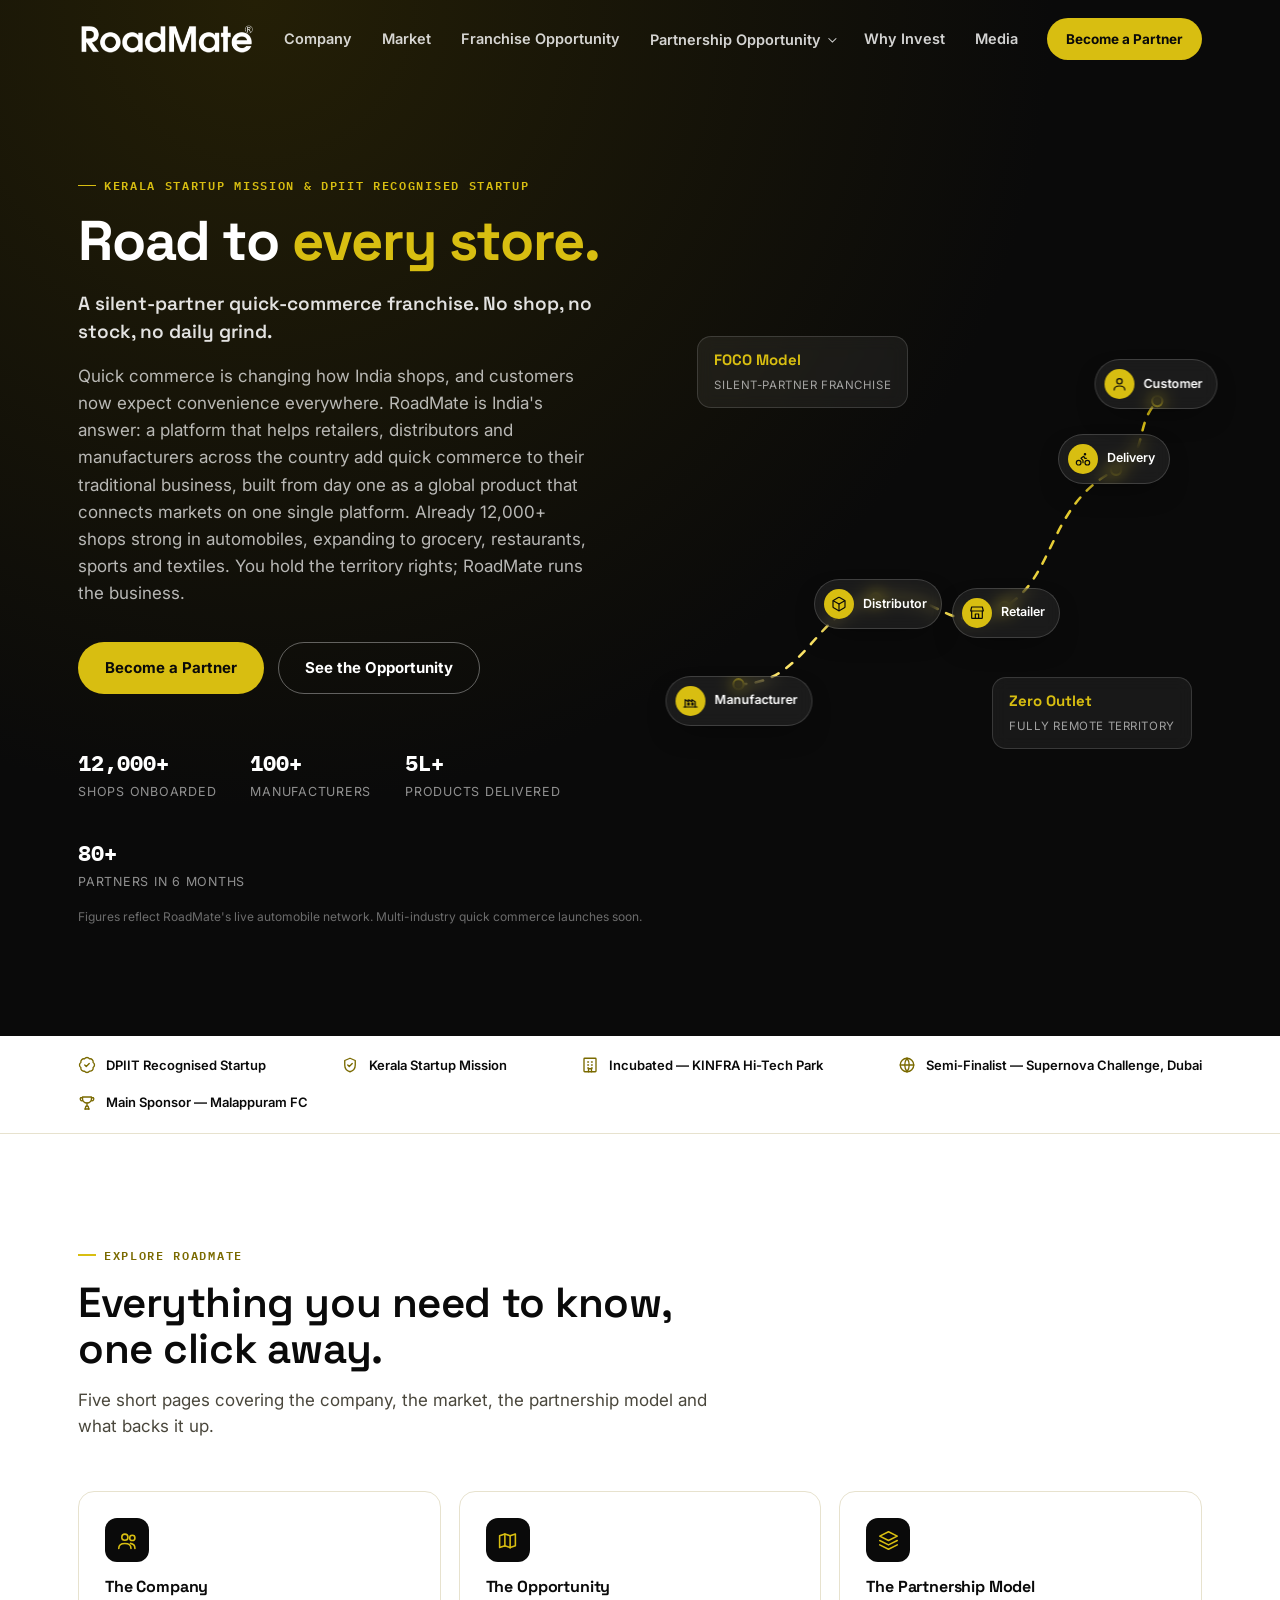
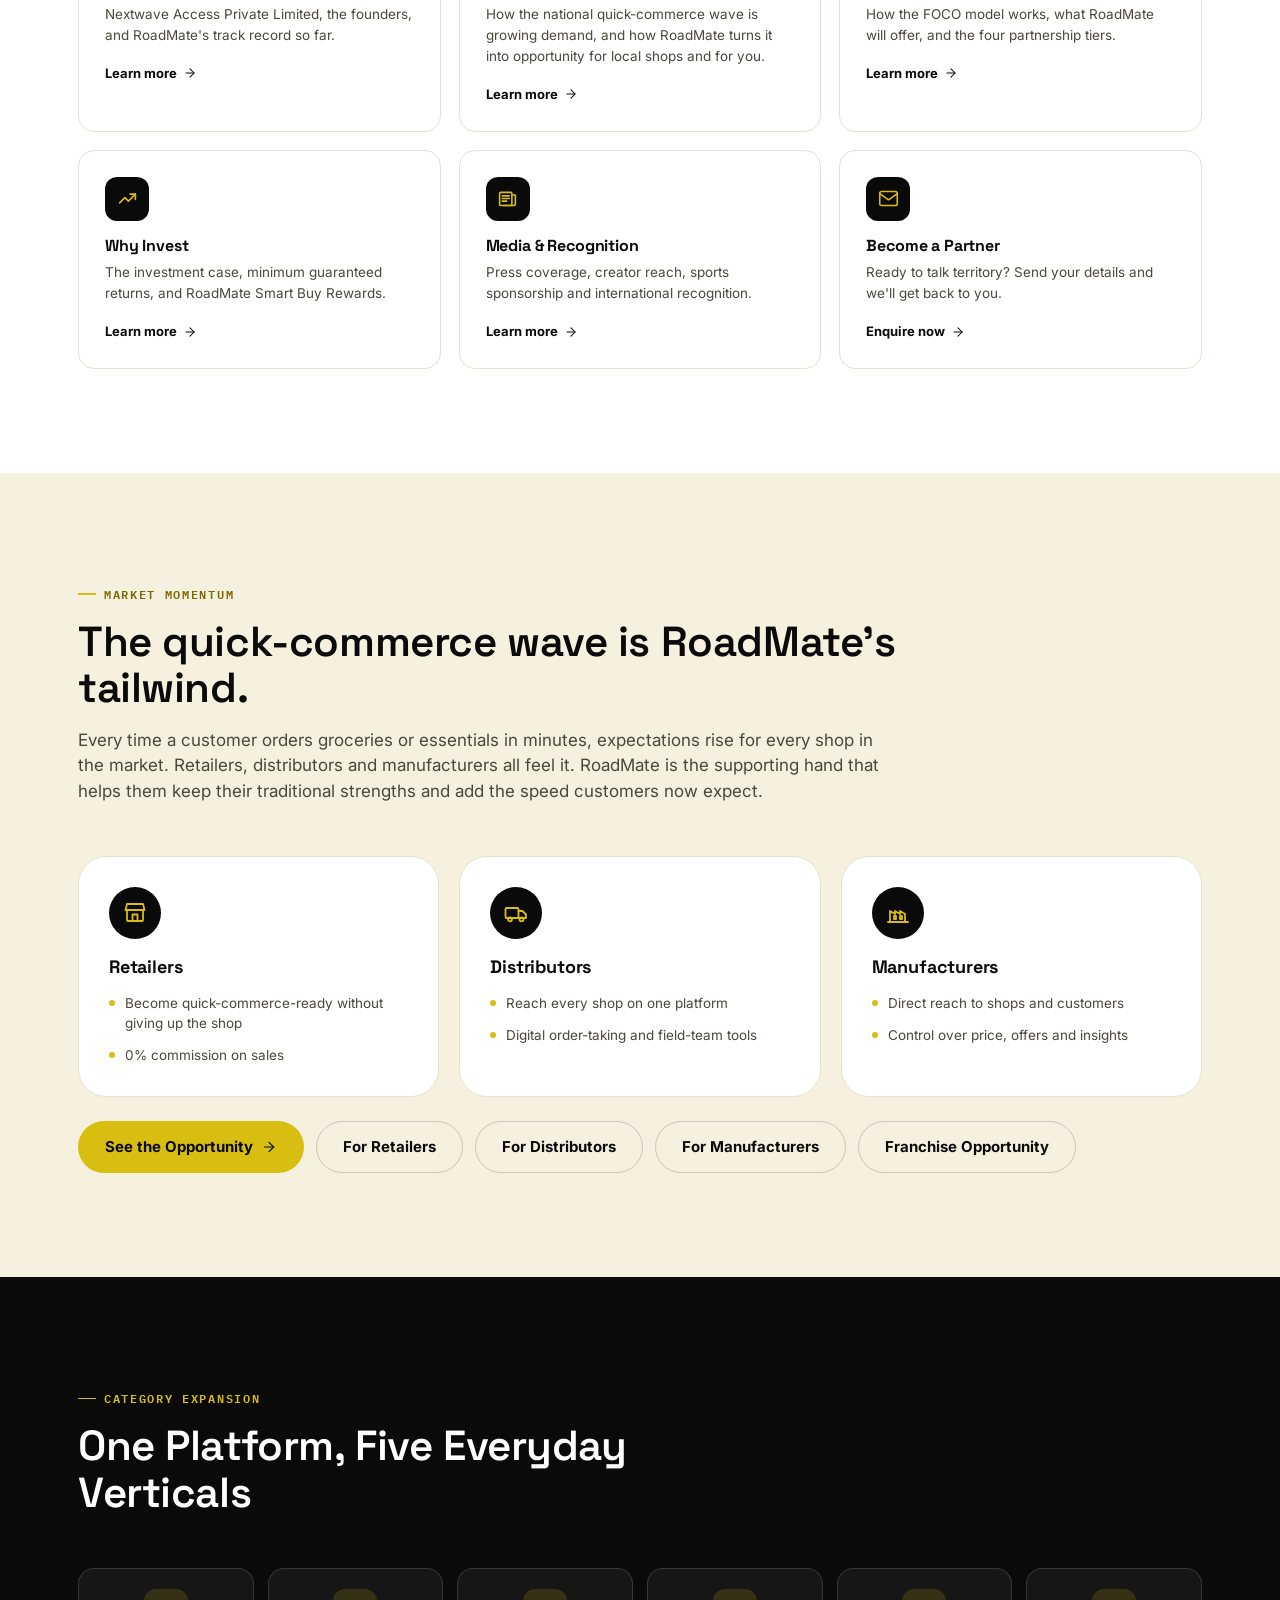
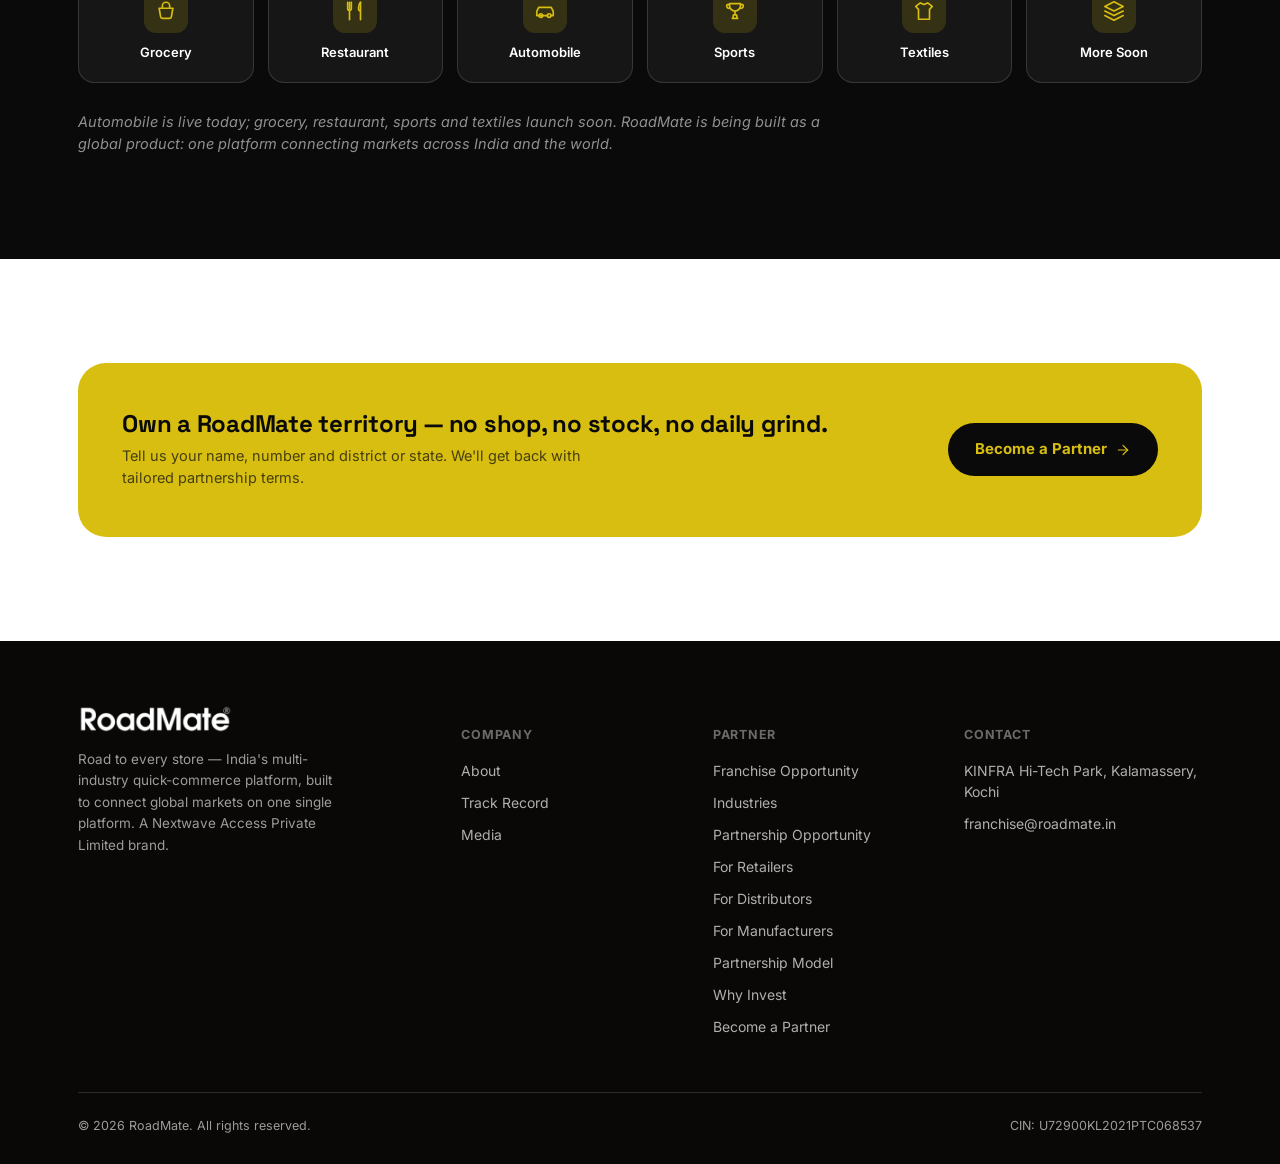
<file: index.html>
<!DOCTYPE html>
<html lang="en-IN">
<head>
<meta charset="UTF-8">
<meta name="viewport" content="width=device-width, initial-scale=1.0">
<title>RoadMate — Road to Every Store | India Quick-Commerce Franchise (FOCO Model)</title>
<meta name="description" content="RoadMate, from Kerala's largest auto-services platform, is expanding into an India-wide, multi-industry quick-commerce franchise, built as a global platform. A silent-partner, no-outlet FOCO model across grocery, restaurant, automobile, sports and textiles.">
<meta name="robots" content="index, follow">
<meta property="og:type" content="website">
<meta property="og:site_name" content="RoadMate">
<meta property="og:title" content="RoadMate — Road to Every Store | India Quick-Commerce Franchise (FOCO Model)">
<meta property="og:description" content="RoadMate, from Kerala's largest auto-services platform, is expanding into an India-wide, multi-industry quick-commerce franchise, built as a global platform. A silent-partner, no-outlet FOCO model across grocery, restaurant, automobile, sports and textiles.">
<meta property="og:locale" content="en_IN">
<link rel="icon" href="/favicon.ico" sizes="48x48">
<link rel="icon" type="image/png" sizes="96x96" href="/favicon-96x96.png">
<link rel="apple-touch-icon" href="/apple-touch-icon.png">
<link rel="manifest" href="/site.webmanifest">
<script type="application/ld+json">
{
  "@context": "https://schema.org",
  "@type": "Organization",
  "name": "RoadMate",
  "url": "https://roadmate.in/",
  "logo": "https://roadmate.in/assets/logo.png",
  "sameAs": [
    "https://www.facebook.com/roadmateindia",
    "https://www.instagram.com/roadmate_",
    "https://www.linkedin.com/company/roadmateindia/"
  ]
}
</script>
<meta name="theme-color" content="#D8BE11">
<link rel="preconnect" href="https://fonts.googleapis.com">
<link rel="preconnect" href="https://fonts.gstatic.com" crossorigin>
<link href="https://fonts.googleapis.com/css2?family=Space+Grotesk:wght@500;600;700&family=Inter:wght@400;500;600;700&family=IBM+Plex+Mono:wght@500;600&display=swap" rel="stylesheet">
<link rel="stylesheet" href="assets/style.css">
<link rel="stylesheet" href="assets/extra.css">
</head>
<body>

<header class="site-header" id="siteHeader">
  <div class="wrap">
    <a href="index.html" class="logo" aria-label="RoadMate — home">
      <img class="logo-img logo-img--white" src="assets/logo.png" alt="RoadMate">
      <img class="logo-img logo-img--black" src="assets/logo.png" alt="RoadMate">
    </a>
    <nav class="nav-links">
      <a href="about.html">Company</a>
      <a href="opportunity.html">Market</a>
      <a href="franchise-opportunity.html">Franchise Opportunity</a>
      <div class="nav-dd">
        <button class="nav-dd-btn" type="button" aria-haspopup="true">Partnership Opportunity</button>
        <div class="nav-dd-menu">
          <a href="partnership-opportunity.html">Overview</a>
          <a href="retailers.html">Retailers</a>
          <a href="distributors.html">Distributors</a>
          <a href="manufacturers.html">Manufacturers</a>
        </div>
      </div>
      <a href="why-invest.html">Why Invest</a>
      <a href="media.html">Media</a>
    </nav>
    <div class="nav-cta">
      <a href="enquire.html" class="btn btn-primary btn-sm">Become a Partner</a>
      <button class="nav-toggle" id="navToggle" aria-label="Open menu" aria-expanded="false">
        <svg width="24" height="24" viewBox="0 0 24 24" fill="none"><path d="M4 7H20M4 12H20M4 17H20" stroke="currentColor" stroke-width="2" stroke-linecap="round"/></svg>
      </button>
    </div>
  </div>
</header>

<div class="mobile-menu" id="mobileMenu">
  <a href="about.html">Company</a>
  <a href="opportunity.html">Market</a>
  <a href="franchise-opportunity.html">Franchise Opportunity</a>
  <a href="industries.html">Industries</a>
  <a href="partnership-opportunity.html">Partnership Opportunity</a>
  <a href="retailers.html">Retailers</a>
  <a href="distributors.html">Distributors</a>
  <a href="manufacturers.html">Manufacturers</a>
  <a href="why-invest.html">Why Invest</a>
  <a href="media.html">Media</a>
  <a href="enquire.html" class="btn btn-primary">Become a Partner</a>
</div>

<section class="hero" id="hero">
  <div class="wrap">
    <div>
      <div class="eyebrow">Kerala Startup Mission &amp; DPIIT Recognised Startup</div>
      <h1>Road to <em>every store.</em></h1>
      <div class="hero-tag">A silent-partner quick-commerce franchise. No shop, no stock, no daily grind.</div>
      <p class="hero-sub">Quick commerce is changing how India shops, and customers now expect convenience everywhere. RoadMate is India's answer: a platform that helps retailers, distributors and manufacturers across the country add quick commerce to their traditional business, built from day one as a global product that connects markets on one single platform. Already 12,000+ shops strong in automobiles, expanding to grocery, restaurants, sports and textiles. You hold the territory rights; RoadMate runs the business.</p>
      <div class="hero-actions">
        <a href="enquire.html" class="btn btn-primary">Become a Partner</a>
        <a href="opportunity.html" class="btn btn-ghost-dark">See the Opportunity</a>
      </div>
      <div class="hero-strip">
        <div><strong>12,000+</strong><span>Shops onboarded</span></div>
        <div><strong>100+</strong><span>Manufacturers</span></div>
        <div><strong>5L+</strong><span>Products delivered</span></div>
        <div><strong>80+</strong><span>Partners in 6 months</span></div>
      </div>
      <p style="margin-top:16px;font-size:12px;color:rgba(255,255,255,0.4);">Figures reflect RoadMate's live automobile network. Multi-industry quick commerce launches soon.</p>
    </div>

    <div class="hero-graphic" aria-hidden="true">
      <svg class="route-svg" viewBox="0 0 600 460" preserveAspectRatio="xMidYMid meet">
        <defs>
          <linearGradient id="routeGrad" x1="0" y1="1" x2="1" y2="0">
            <stop offset="0" stop-color="#FFE873"/>
            <stop offset="1" stop-color="#D8BE11"/>
          </linearGradient>
        </defs>
        <path class="route-path" d="M60,390 C140,390 150,300 220,290 C300,278 300,340 370,300 C430,266 420,180 500,140 C540,120 520,90 548,60"/>
        <circle class="route-dot" cx="60" cy="390" r="6"/>
        <circle class="route-dot" cx="220" cy="290" r="6"/>
        <circle class="route-dot" cx="370" cy="300" r="6"/>
        <circle class="route-dot" cx="500" cy="140" r="6"/>
        <circle class="route-dot" cx="548" cy="60" r="6"/>
      </svg>
      <div class="node-badge node-manufacturer" style="left:10%; top:85%;"><span class="ic"><svg class="icon"><use href="assets/sprite.svg#ic-factory"></use></svg></span><span>Manufacturer</span></div>
      <div class="node-badge node-distributor" style="left:37%; top:63%;"><span class="ic"><svg class="icon"><use href="assets/sprite.svg#ic-package"></use></svg></span><span>Distributor</span></div>
      <div class="node-badge node-retailer" style="left:62%; top:65%;"><span class="ic"><svg class="icon"><use href="assets/sprite.svg#ic-store"></use></svg></span><span>Retailer</span></div>
      <div class="node-badge node-delivery" style="left:83%; top:30%;"><span class="ic"><svg class="icon"><use href="assets/sprite.svg#ic-bike"></use></svg></span><span>Delivery</span></div>
      <div class="node-badge node-customer" style="left:91%; top:13%;"><span class="ic"><svg class="icon"><use href="assets/sprite.svg#ic-user"></use></svg></span><span>Customer</span></div>

      <div class="float-chip chip-foco" style="left:2%; top:2%;"><strong>FOCO Model</strong><span>Silent-partner franchise</span></div>
      <div class="float-chip chip-outlet" style="right:2%; bottom:4%;"><strong>Zero Outlet</strong><span>Fully remote territory</span></div>
    </div>
  </div>
</section>

<div class="trust">
  <div class="wrap">
    <div class="trust-item"><svg class="icon"><use href="assets/sprite.svg#ic-badge-check"></use></svg><span class="l">DPIIT Recognised Startup</span></div>
    <div class="trust-item"><svg class="icon"><use href="assets/sprite.svg#ic-shield-check"></use></svg><span class="l">Kerala Startup Mission</span></div>
    <div class="trust-item"><svg class="icon"><use href="assets/sprite.svg#ic-building"></use></svg><span class="l">Incubated — KINFRA Hi-Tech Park</span></div>
    <div class="trust-item"><svg class="icon"><use href="assets/sprite.svg#ic-globe"></use></svg><span class="l">Semi-Finalist — Supernova Challenge, Dubai</span></div>
    <div class="trust-item"><svg class="icon"><use href="assets/sprite.svg#ic-trophy"></use></svg><span class="l">Main Sponsor — Malappuram FC</span></div>
  </div>
</div>

<section class="section" id="explore">
  <div class="wrap">
    <div class="section-head reveal">
      <div class="eyebrow">Explore RoadMate</div>
      <h2>Everything you need to know, one click away.</h2>
      <p>Five short pages covering the company, the market, the partnership model and what backs it up.</p>
    </div>
    <div class="page-links reveal">
      <div class="page-link-card">
        <span class="ic"><svg class="icon"><use href="assets/sprite.svg#ic-users"></use></svg></span>
        <h4>The Company</h4>
        <p>Nextwave Access Private Limited, the founders, and RoadMate's track record so far.</p>
        <a class="more" href="about.html">Learn more <svg class="icon"><use href="assets/sprite.svg#ic-arrow-right"></use></svg></a>
      </div>
      <div class="page-link-card">
        <span class="ic"><svg class="icon"><use href="assets/sprite.svg#ic-map"></use></svg></span>
        <h4>The Opportunity</h4>
        <p>How the national quick-commerce wave is growing demand, and how RoadMate turns it into opportunity for local shops and for you.</p>
        <a class="more" href="opportunity.html">Learn more <svg class="icon"><use href="assets/sprite.svg#ic-arrow-right"></use></svg></a>
      </div>
      <div class="page-link-card">
        <span class="ic"><svg class="icon"><use href="assets/sprite.svg#ic-layers"></use></svg></span>
        <h4>The Partnership Model</h4>
        <p>How the FOCO model works, what RoadMate will offer, and the four partnership tiers.</p>
        <a class="more" href="partnership.html">Learn more <svg class="icon"><use href="assets/sprite.svg#ic-arrow-right"></use></svg></a>
      </div>
      <div class="page-link-card">
        <span class="ic"><svg class="icon"><use href="assets/sprite.svg#ic-trending-up"></use></svg></span>
        <h4>Why Invest</h4>
        <p>The investment case, minimum guaranteed returns, and RoadMate Smart Buy Rewards.</p>
        <a class="more" href="why-invest.html">Learn more <svg class="icon"><use href="assets/sprite.svg#ic-arrow-right"></use></svg></a>
      </div>
      <div class="page-link-card">
        <span class="ic"><svg class="icon"><use href="assets/sprite.svg#ic-newspaper"></use></svg></span>
        <h4>Media &amp; Recognition</h4>
        <p>Press coverage, creator reach, sports sponsorship and international recognition.</p>
        <a class="more" href="media.html">Learn more <svg class="icon"><use href="assets/sprite.svg#ic-arrow-right"></use></svg></a>
      </div>
      <div class="page-link-card">
        <span class="ic"><svg class="icon"><use href="assets/sprite.svg#ic-mail"></use></svg></span>
        <h4>Become a Partner</h4>
        <p>Ready to talk territory? Send your details and we'll get back to you.</p>
        <a class="more" href="enquire.html">Enquire now <svg class="icon"><use href="assets/sprite.svg#ic-arrow-right"></use></svg></a>
      </div>
    </div>
  </div>
</section>

<section class="section bg-tint" id="momentum">
  <div class="wrap">
    <div class="section-head wide reveal">
      <div class="eyebrow">Market Momentum</div>
      <h2>The quick-commerce wave is RoadMate's tailwind.</h2>
      <p>Every time a customer orders groceries or essentials in minutes, expectations rise for every shop in the market. Retailers, distributors and manufacturers all feel it. RoadMate is the supporting hand that helps them keep their traditional strengths and add the speed customers now expect.</p>
    </div>
    <div class="chain-grid reveal">
      <div class="chain-card"><span class="ic"><svg class="icon"><use href="assets/sprite.svg#ic-store"></use></svg></span><h4>Retailers</h4><ul><li>Become quick-commerce-ready without giving up the shop</li><li>0% commission on sales</li></ul></div>
      <div class="chain-card"><span class="ic"><svg class="icon"><use href="assets/sprite.svg#ic-truck"></use></svg></span><h4>Distributors</h4><ul><li>Reach every shop on one platform</li><li>Digital order-taking and field-team tools</li></ul></div>
      <div class="chain-card"><span class="ic"><svg class="icon"><use href="assets/sprite.svg#ic-factory"></use></svg></span><h4>Manufacturers</h4><ul><li>Direct reach to shops and customers</li><li>Control over price, offers and insights</li></ul></div>
    </div>
    <p class="reveal" style="margin-top:24px;display:flex;gap:12px;flex-wrap:wrap;"><a class="btn btn-primary" href="opportunity.html">See the Opportunity <svg class="icon"><use href="assets/sprite.svg#ic-arrow-right"></use></svg></a><a class="btn btn-ghost-light" href="retailers.html">For Retailers</a><a class="btn btn-ghost-light" href="distributors.html">For Distributors</a><a class="btn btn-ghost-light" href="manufacturers.html">For Manufacturers</a><a class="btn btn-ghost-light" href="franchise-opportunity.html">Franchise Opportunity</a></p>
  </div>
</section>

<section class="section bg-dark" id="category">
  <div class="wrap">
    <div class="section-head on-dark reveal">
      <div class="eyebrow">Category Expansion</div>
      <h2>One Platform, Five Everyday Verticals</h2>
    </div>
    <div class="sector-grid cols-6 reveal">
      <div class="sector-tile"><span class="ic"><svg class="icon"><use href="assets/sprite.svg#ic-shopping-basket"></use></svg></span><span>Grocery</span></div>
      <div class="sector-tile"><span class="ic"><svg class="icon"><use href="assets/sprite.svg#ic-utensils"></use></svg></span><span>Restaurant</span></div>
      <div class="sector-tile"><span class="ic"><svg class="icon"><use href="assets/sprite.svg#ic-car"></use></svg></span><span>Automobile</span></div>
      <div class="sector-tile"><span class="ic"><svg class="icon"><use href="assets/sprite.svg#ic-trophy"></use></svg></span><span>Sports</span></div>
      <div class="sector-tile"><span class="ic"><svg class="icon"><use href="assets/sprite.svg#ic-shirt"></use></svg></span><span>Textiles</span></div>
      <div class="sector-tile"><span class="ic"><svg class="icon"><use href="assets/sprite.svg#ic-layers"></use></svg></span><span>More Soon</span></div>
    </div>
    <p class="reveal" style="margin-top:28px;font-size:14.5px; color:rgba(255,255,255,.55); font-style:italic; max-width:760px;">Automobile is live today; grocery, restaurant, sports and textiles launch soon. RoadMate is being built as a global product: one platform connecting markets across India and the world.</p>
  </div>
</section>

<section class="section">
  <div class="wrap">
    <div class="cta-band reveal">
      <div>
        <h3>Own a RoadMate territory — no shop, no stock, no daily grind.</h3>
        <p>Tell us your name, number and district or state. We'll get back with tailored partnership terms.</p>
      </div>
      <a href="enquire.html" class="btn btn-primary">Become a Partner <svg class="icon"><use href="assets/sprite.svg#ic-arrow-right"></use></svg></a>
    </div>
  </div>
</section>

<footer>
  <div class="wrap">
    <div class="foot-grid">
      <div>
        <div class="foot-logo">
          <img class="logo-img" style="height:28px;width:auto;" src="assets/logo.png" alt="RoadMate">
        </div>
        <p class="foot-tag">Road to every store — India's multi-industry quick-commerce platform, built to connect global markets on one single platform. A Nextwave Access Private Limited brand.</p>
      </div>
      <div class="foot-col">
        <h5>Company</h5>
        <a href="about.html">About</a>
        <a href="about.html#journey">Track Record</a>
        <a href="media.html">Media</a>
      </div>
      <div class="foot-col">
        <h5>Partner</h5>
        <a href="franchise-opportunity.html">Franchise Opportunity</a>
        <a href="industries.html">Industries</a>
        <a href="partnership-opportunity.html">Partnership Opportunity</a>
        <a href="retailers.html">For Retailers</a>
        <a href="distributors.html">For Distributors</a>
        <a href="manufacturers.html">For Manufacturers</a>
        <a href="partnership.html">Partnership Model</a>
        <a href="why-invest.html">Why Invest</a>
        <a href="enquire.html">Become a Partner</a>
      </div>
      <div class="foot-col">
        <h5>Contact</h5>
        <li>KINFRA Hi-Tech Park, Kalamassery, Kochi</li>
        <a href="mailto:franchise@roadmate.in">franchise@roadmate.in</a>
      </div>
    </div>
    <div class="foot-bottom">
      <span>&copy; 2026 RoadMate. All rights reserved.</span>
      <span>CIN: U72900KL2021PTC068537</span>
    </div>
  </div>
</footer>
<script src="assets/script.js"></script>
</body>
</html>
</file>
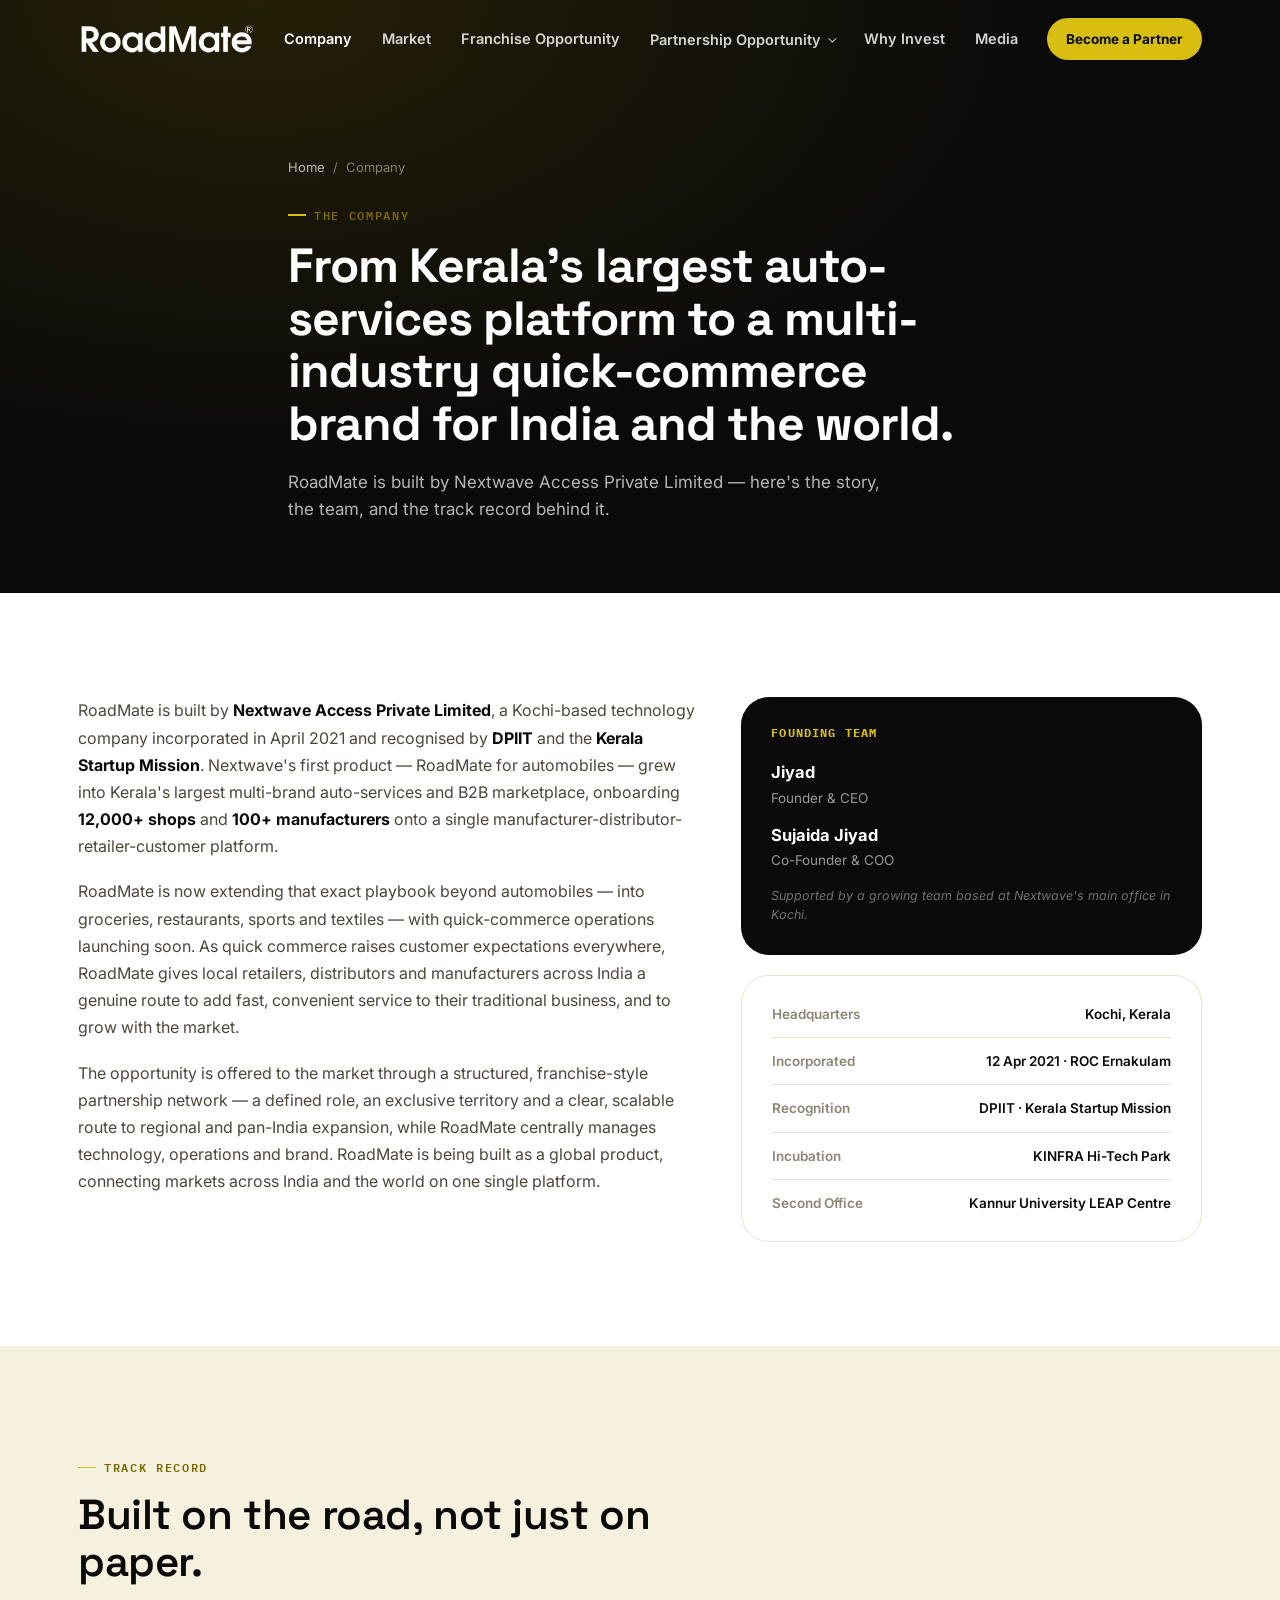
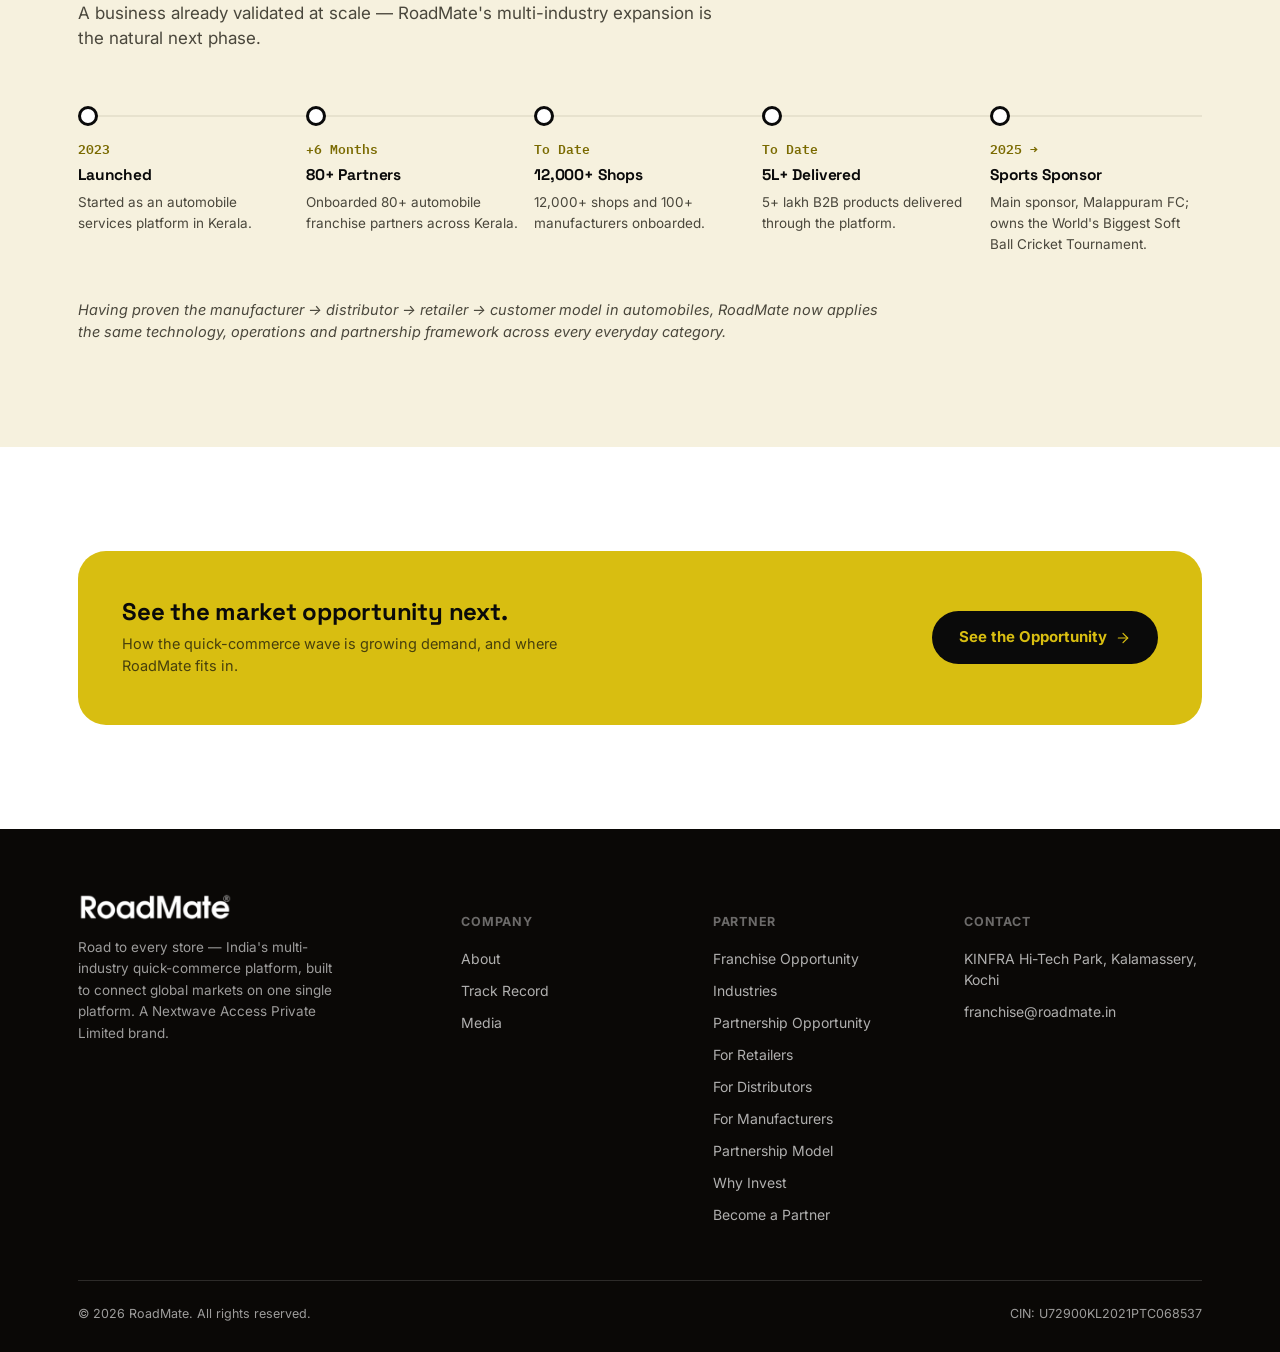
<file: about.html>
<!DOCTYPE html>
<html lang="en-IN">
<head>
<meta charset="UTF-8">
<meta name="viewport" content="width=device-width, initial-scale=1.0">
<title>The Company | RoadMate — Nextwave Access Private Limited</title>
<meta name="description" content="RoadMate is built by Nextwave Access Private Limited, the team behind Kerala's largest auto-services platform. Meet the founders and see the track record.">
<meta name="robots" content="index, follow">
<meta property="og:type" content="website">
<meta property="og:site_name" content="RoadMate">
<meta property="og:title" content="The Company | RoadMate — Nextwave Access Private Limited">
<meta property="og:description" content="RoadMate is built by Nextwave Access Private Limited, the team behind Kerala's largest auto-services platform. Meet the founders and see the track record.">
<meta property="og:locale" content="en_IN">
<link rel="icon" href="/favicon.ico" sizes="48x48">
<link rel="icon" type="image/png" sizes="96x96" href="/favicon-96x96.png">
<link rel="apple-touch-icon" href="/apple-touch-icon.png">
<link rel="manifest" href="/site.webmanifest">
<meta name="theme-color" content="#D8BE11">
<link rel="preconnect" href="https://fonts.googleapis.com">
<link rel="preconnect" href="https://fonts.gstatic.com" crossorigin>
<link href="https://fonts.googleapis.com/css2?family=Space+Grotesk:wght@500;600;700&family=Inter:wght@400;500;600;700&family=IBM+Plex+Mono:wght@500;600&display=swap" rel="stylesheet">
<link rel="stylesheet" href="assets/style.css">
<link rel="stylesheet" href="assets/extra.css">
</head>
<body>

<header class="site-header" id="siteHeader">
  <div class="wrap">
    <a href="index.html" class="logo" aria-label="RoadMate — home">
      <img class="logo-img logo-img--white" src="assets/logo.png" alt="RoadMate">
      <img class="logo-img logo-img--black" src="assets/logo.png" alt="RoadMate">
    </a>
    <nav class="nav-links">
      <a href="about.html" class="active">Company</a>
      <a href="opportunity.html">Market</a>
      <a href="franchise-opportunity.html">Franchise Opportunity</a>
      <div class="nav-dd">
        <button class="nav-dd-btn" type="button" aria-haspopup="true">Partnership Opportunity</button>
        <div class="nav-dd-menu">
          <a href="partnership-opportunity.html">Overview</a>
          <a href="retailers.html">Retailers</a>
          <a href="distributors.html">Distributors</a>
          <a href="manufacturers.html">Manufacturers</a>
        </div>
      </div>
      <a href="why-invest.html">Why Invest</a>
      <a href="media.html">Media</a>
    </nav>
    <div class="nav-cta">
      <a href="enquire.html" class="btn btn-primary btn-sm">Become a Partner</a>
      <button class="nav-toggle" id="navToggle" aria-label="Open menu" aria-expanded="false">
        <svg width="24" height="24" viewBox="0 0 24 24" fill="none"><path d="M4 7H20M4 12H20M4 17H20" stroke="currentColor" stroke-width="2" stroke-linecap="round"/></svg>
      </button>
    </div>
  </div>
</header>

<div class="mobile-menu" id="mobileMenu">
  <a href="about.html">Company</a>
  <a href="opportunity.html">Market</a>
  <a href="franchise-opportunity.html">Franchise Opportunity</a>
  <a href="industries.html">Industries</a>
  <a href="partnership-opportunity.html">Partnership Opportunity</a>
  <a href="retailers.html">Retailers</a>
  <a href="distributors.html">Distributors</a>
  <a href="manufacturers.html">Manufacturers</a>
  <a href="why-invest.html">Why Invest</a>
  <a href="media.html">Media</a>
  <a href="enquire.html" class="btn btn-primary">Become a Partner</a>
</div>

<section class="page-hero">
  <div class="wrap">
    <div class="breadcrumb"><a href="index.html">Home</a> <span>/</span> <span>Company</span></div>
    <div class="eyebrow">The Company</div>
    <h1>From Kerala's largest auto-services platform to a multi-industry quick-commerce brand for India and the world.</h1>
    <p>RoadMate is built by Nextwave Access Private Limited — here's the story, the team, and the track record behind it.</p>
  </div>
</section>

<section class="section" id="about">
  <div class="wrap">
    <div class="about-grid reveal">
      <div class="about-copy">
        <p>RoadMate is built by <strong>Nextwave Access Private Limited</strong>, a Kochi-based technology company incorporated in April 2021 and recognised by <strong>DPIIT</strong> and the <strong>Kerala Startup Mission</strong>. Nextwave's first product — RoadMate for automobiles — grew into Kerala's largest multi-brand auto-services and B2B marketplace, onboarding <strong>12,000+ shops</strong> and <strong>100+ manufacturers</strong> onto a single manufacturer-distributor-retailer-customer platform.</p>
        <p>RoadMate is now extending that exact playbook beyond automobiles — into groceries, restaurants, sports and textiles — with quick-commerce operations launching soon. As quick commerce raises customer expectations everywhere, RoadMate gives local retailers, distributors and manufacturers across India a genuine route to add fast, convenient service to their traditional business, and to grow with the market.</p>
        <p>The opportunity is offered to the market through a structured, franchise-style partnership network — a defined role, an exclusive territory and a clear, scalable route to regional and pan-India expansion, while RoadMate centrally manages technology, operations and brand. RoadMate is being built as a global product, connecting markets across India and the world on one single platform.</p>
      </div>
      <div class="about-side">
        <div class="founders-card">
          <h4>Founding Team</h4>
          <div class="founder"><strong>Jiyad</strong><span>Founder &amp; CEO</span></div>
          <div class="founder"><strong>Sujaida Jiyad</strong><span>Co-Founder &amp; COO</span></div>
          <div class="founder-note">Supported by a growing team based at Nextwave's main office in Kochi.</div>
        </div>
        <div class="snap-card">
          <div class="snap-row"><span class="k">Headquarters</span><span class="v">Kochi, Kerala</span></div>
          <div class="snap-row"><span class="k">Incorporated</span><span class="v">12 Apr 2021 · ROC Ernakulam</span></div>
          <div class="snap-row"><span class="k">Recognition</span><span class="v">DPIIT · Kerala Startup Mission</span></div>
          <div class="snap-row"><span class="k">Incubation</span><span class="v">KINFRA Hi-Tech Park</span></div>
          <div class="snap-row"><span class="k">Second Office</span><span class="v">Kannur University LEAP Centre</span></div>
        </div>
      </div>
    </div>
  </div>
</section>

<section class="section bg-tint" id="journey">
  <div class="wrap">
    <div class="section-head reveal">
      <div class="eyebrow">Track Record</div>
      <h2>Built on the road, not just on paper.</h2>
      <p>A business already validated at scale — RoadMate's multi-industry expansion is the natural next phase.</p>
    </div>
    <div class="timeline reveal">
      <div class="tl-item"><span class="yr">2023</span><h4>Launched</h4><p>Started as an automobile services platform in Kerala.</p></div>
      <div class="tl-item"><span class="yr">+6 Months</span><h4>80+ Partners</h4><p>Onboarded 80+ automobile franchise partners across Kerala.</p></div>
      <div class="tl-item"><span class="yr">To Date</span><h4>12,000+ Shops</h4><p>12,000+ shops and 100+ manufacturers onboarded.</p></div>
      <div class="tl-item"><span class="yr">To Date</span><h4>5L+ Delivered</h4><p>5+ lakh B2B products delivered through the platform.</p></div>
      <div class="tl-item"><span class="yr">2025 →</span><h4>Sports Sponsor</h4><p>Main sponsor, Malappuram FC; owns the World's Biggest Soft Ball Cricket Tournament.</p></div>
    </div>
    <p style="margin-top:44px; font-size:14.5px; color:var(--slate); font-style:italic; max-width:820px;" class="reveal">Having proven the manufacturer → distributor → retailer → customer model in automobiles, RoadMate now applies the same technology, operations and partnership framework across every everyday category.</p>
  </div>
</section>

<section class="section">
  <div class="wrap">
    <div class="cta-band reveal">
      <div>
        <h3>See the market opportunity next.</h3>
        <p>How the quick-commerce wave is growing demand, and where RoadMate fits in.</p>
      </div>
      <a href="opportunity.html" class="btn btn-primary">See the Opportunity <svg class="icon"><use href="assets/sprite.svg#ic-arrow-right"></use></svg></a>
    </div>
  </div>
</section>

<footer>
  <div class="wrap">
    <div class="foot-grid">
      <div>
        <div class="foot-logo">
          <img class="logo-img" style="height:28px;width:auto;" src="assets/logo.png" alt="RoadMate">
        </div>
        <p class="foot-tag">Road to every store — India's multi-industry quick-commerce platform, built to connect global markets on one single platform. A Nextwave Access Private Limited brand.</p>
      </div>
      <div class="foot-col">
        <h5>Company</h5>
        <a href="about.html">About</a>
        <a href="about.html#journey">Track Record</a>
        <a href="media.html">Media</a>
      </div>
      <div class="foot-col">
        <h5>Partner</h5>
        <a href="franchise-opportunity.html">Franchise Opportunity</a>
        <a href="industries.html">Industries</a>
        <a href="partnership-opportunity.html">Partnership Opportunity</a>
        <a href="retailers.html">For Retailers</a>
        <a href="distributors.html">For Distributors</a>
        <a href="manufacturers.html">For Manufacturers</a>
        <a href="partnership.html">Partnership Model</a>
        <a href="why-invest.html">Why Invest</a>
        <a href="enquire.html">Become a Partner</a>
      </div>
      <div class="foot-col">
        <h5>Contact</h5>
        <li>KINFRA Hi-Tech Park, Kalamassery, Kochi</li>
        <a href="mailto:franchise@roadmate.in">franchise@roadmate.in</a>
      </div>
    </div>
    <div class="foot-bottom">
      <span>&copy; 2026 RoadMate. All rights reserved.</span>
      <span>CIN: U72900KL2021PTC068537</span>
    </div>
  </div>
</footer>
<script src="assets/script.js"></script>
</body>
</html>
</file>
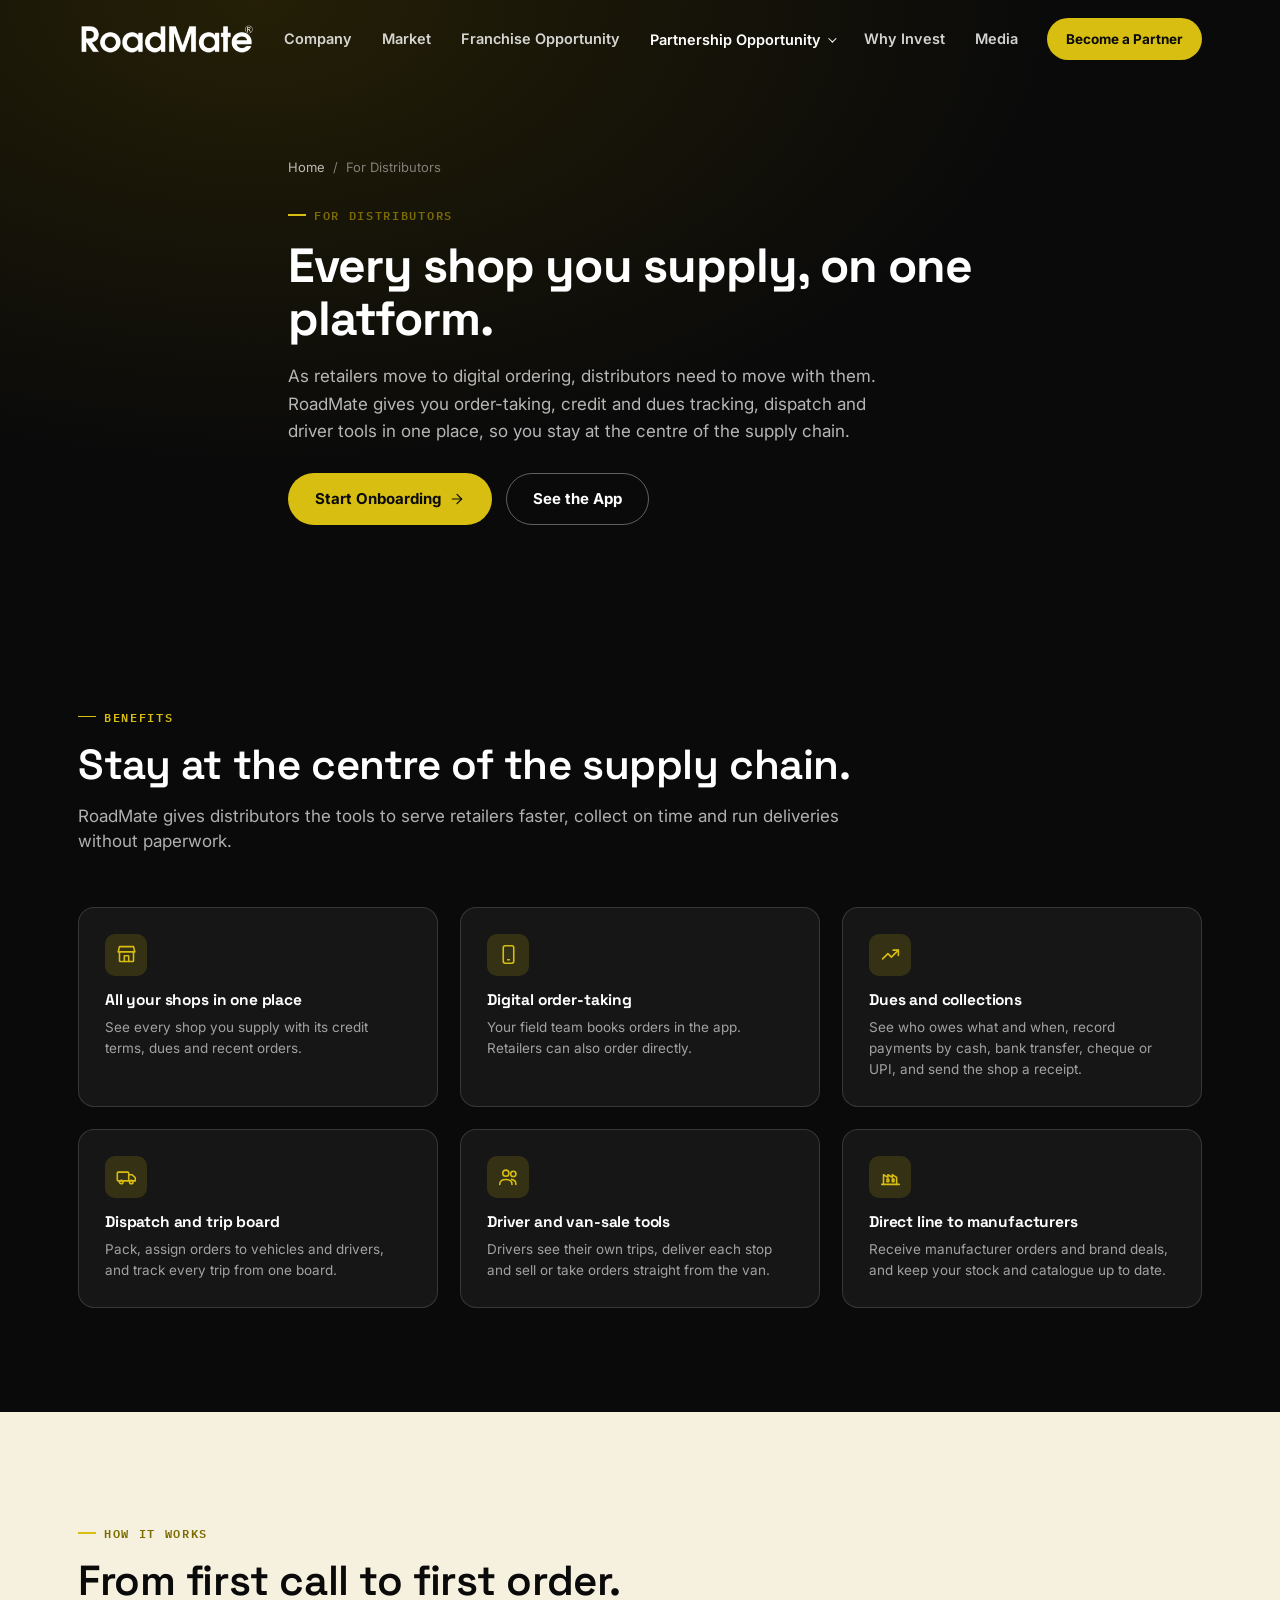
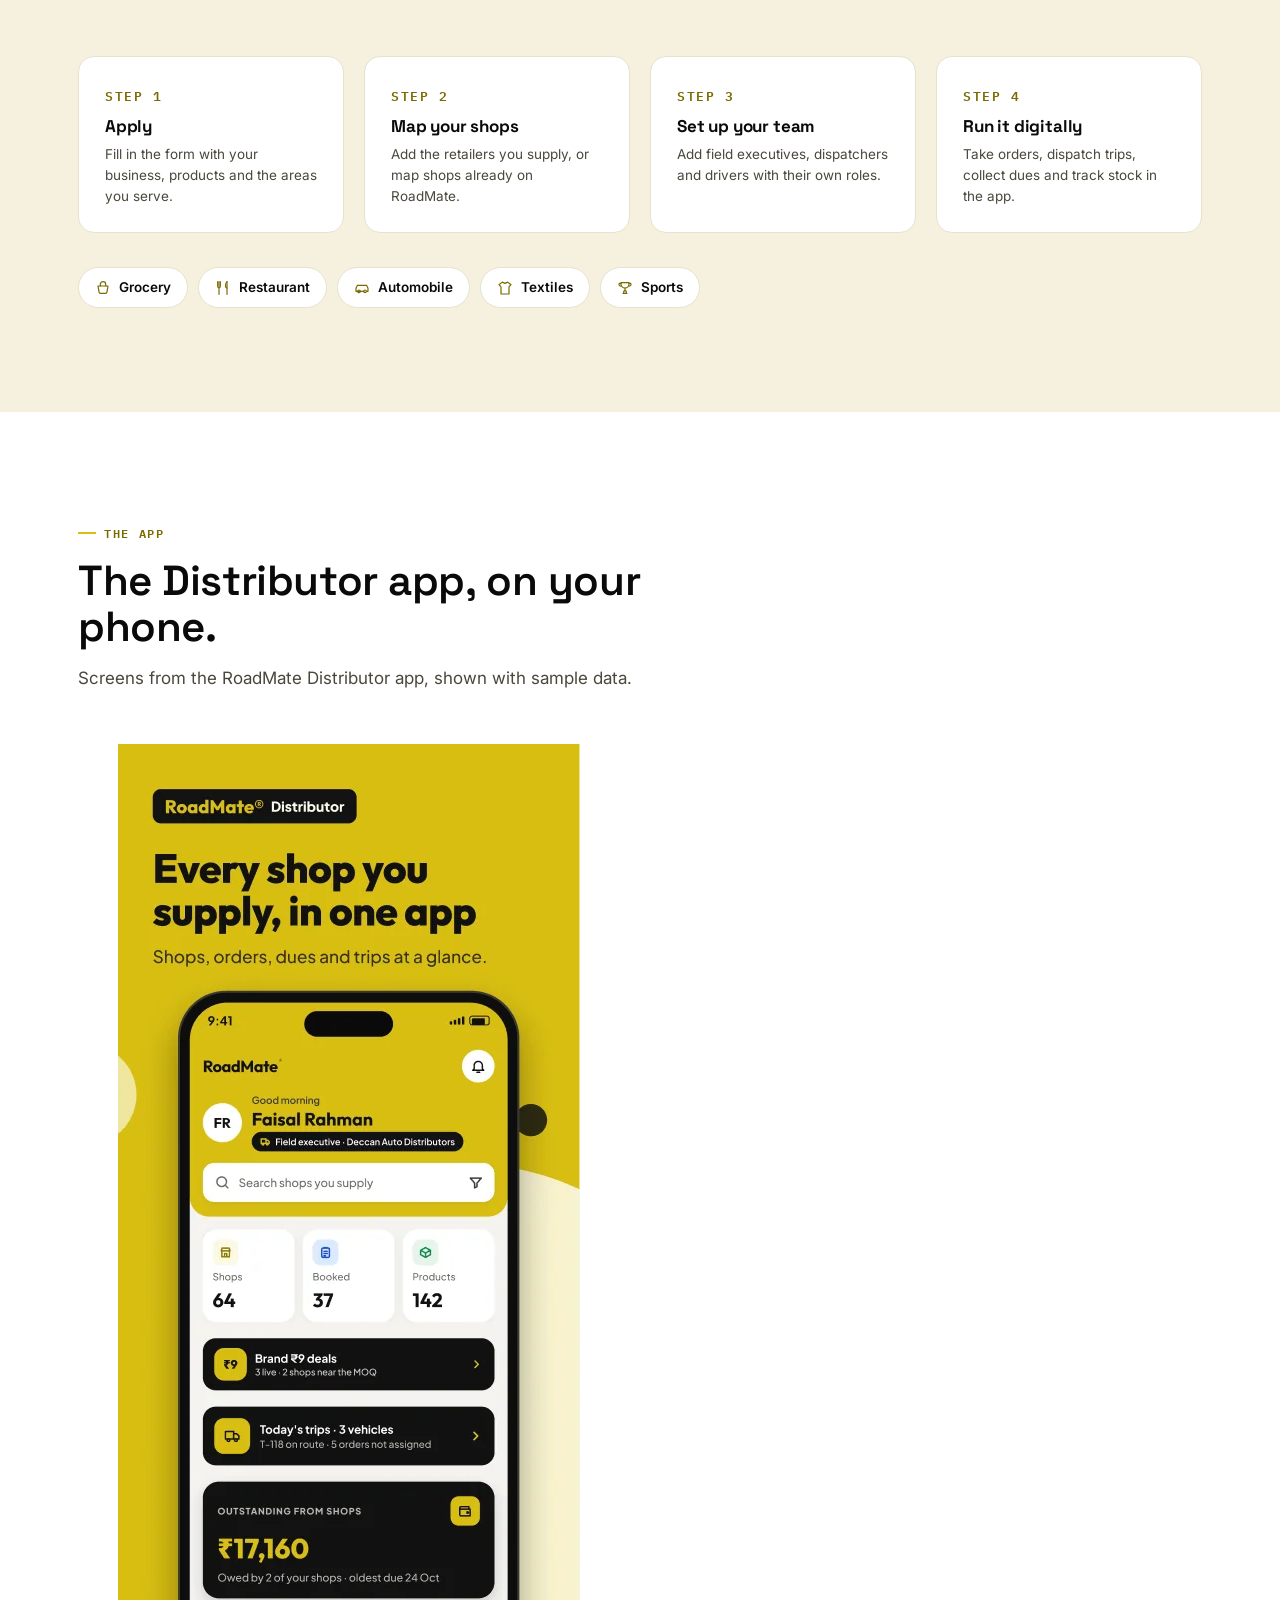
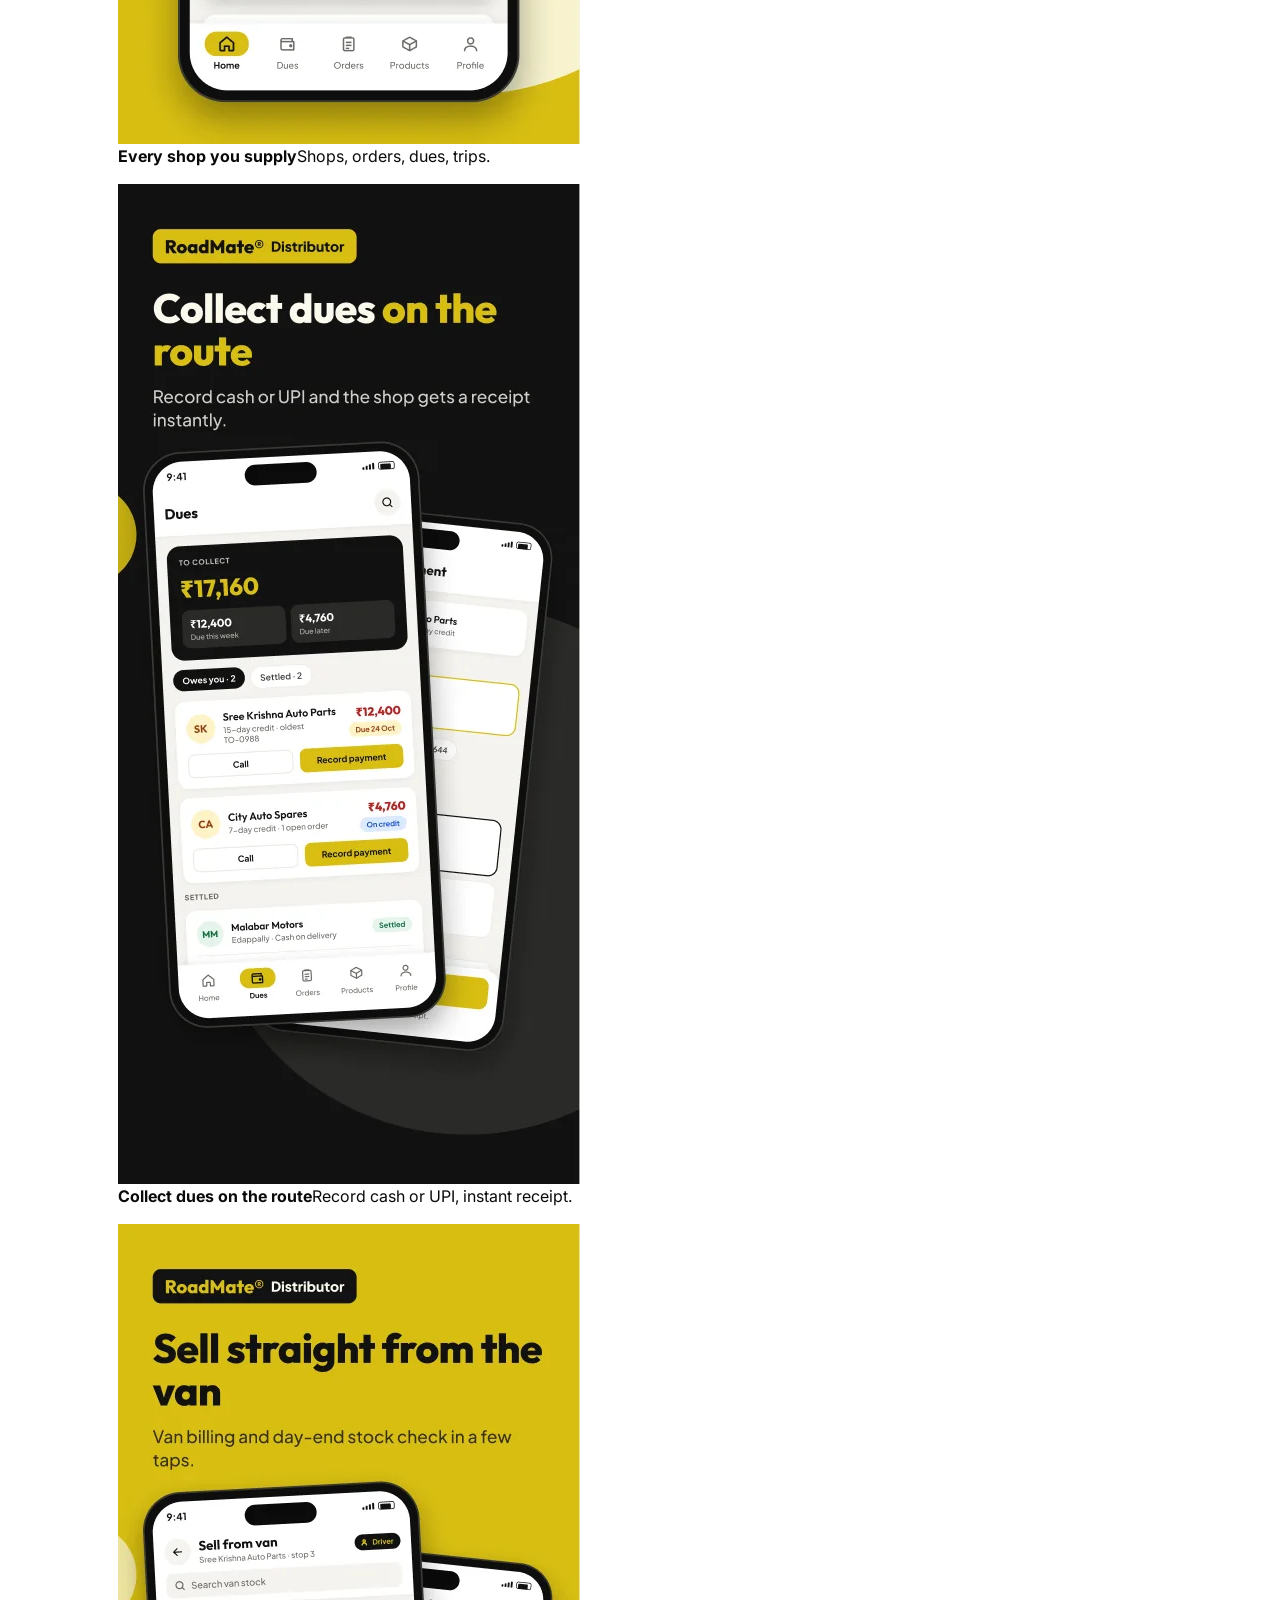
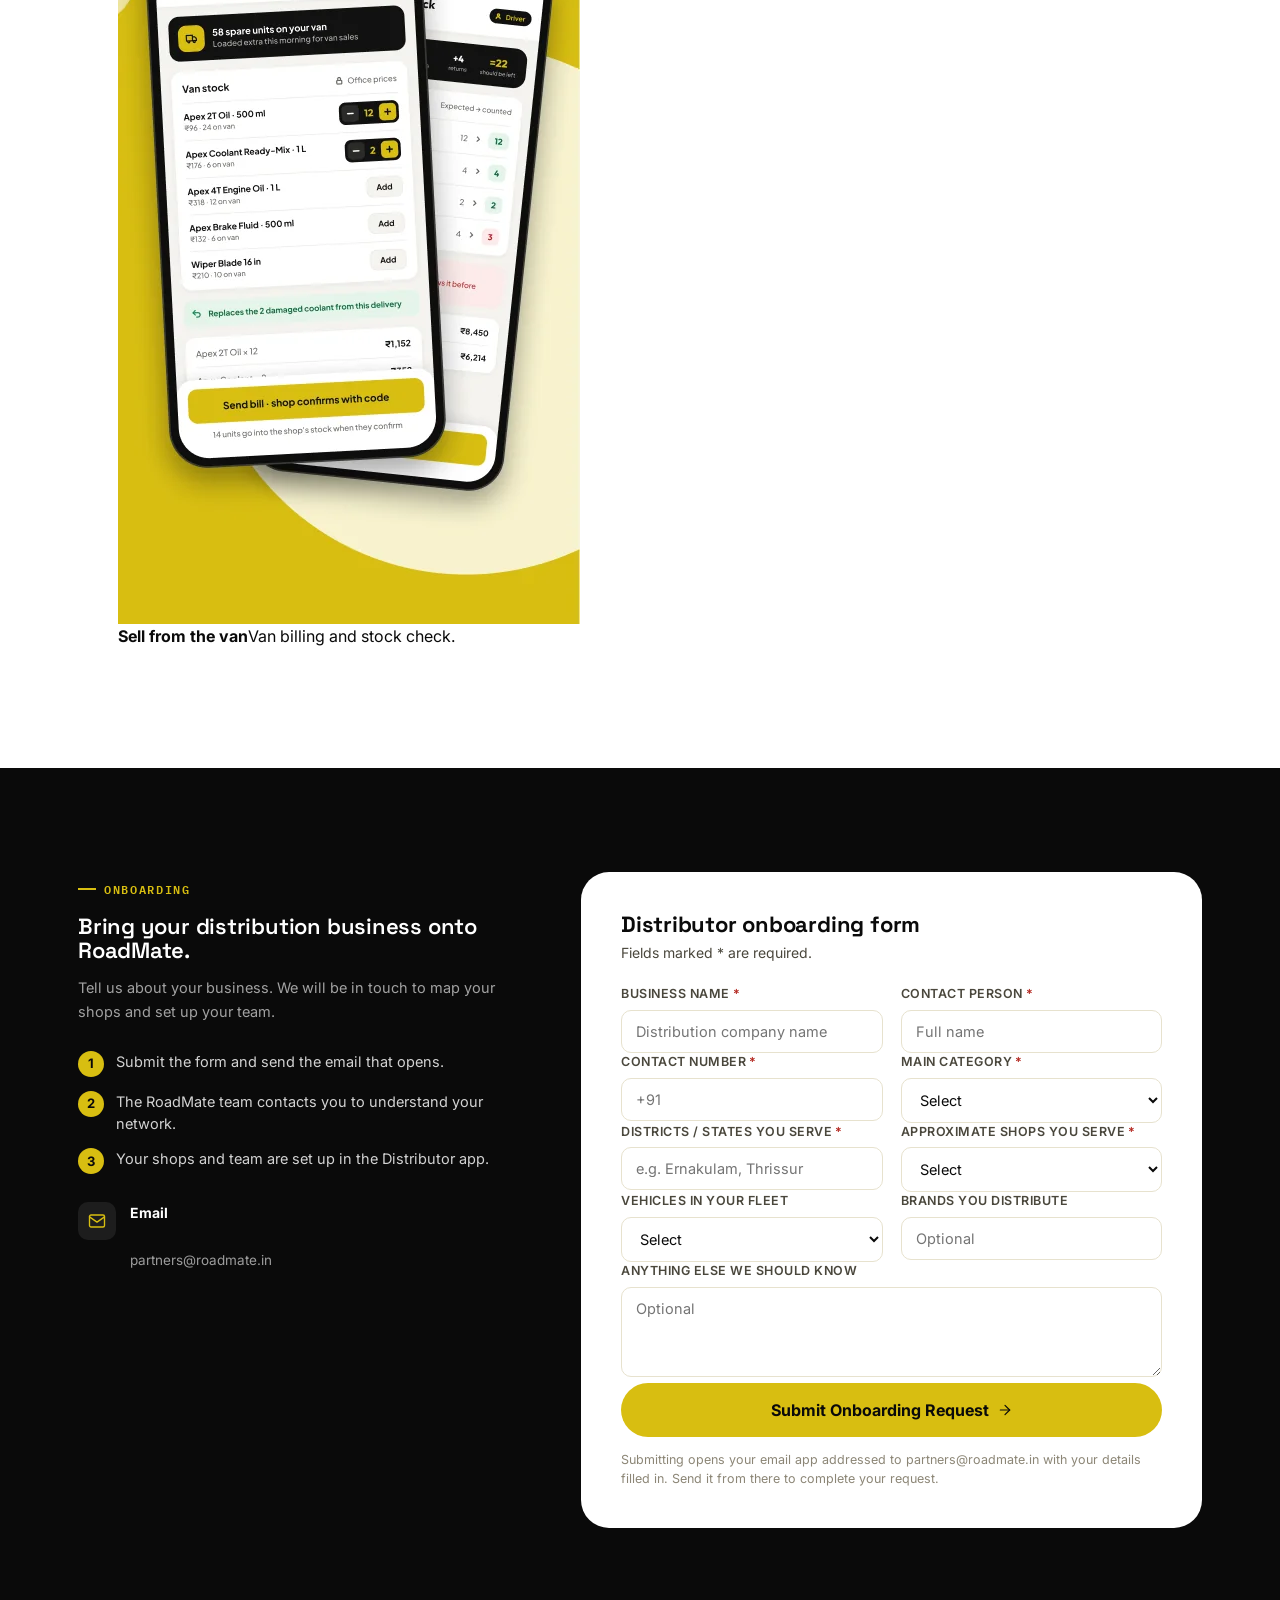
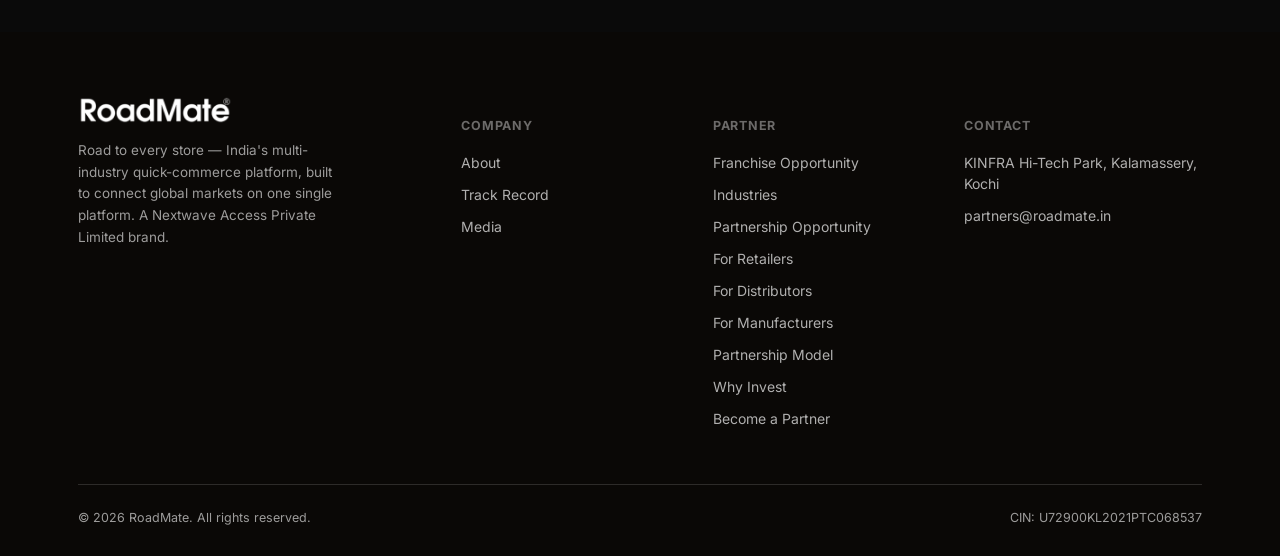
<file: distributors.html>
<!DOCTYPE html>
<html lang="en-IN">
<head>
<meta charset="UTF-8">
<meta name="viewport" content="width=device-width, initial-scale=1.0">
<title>For Distributors | Digital Orders, Dues and Dispatch with RoadMate</title>
<meta name="description" content="Reach every shop on one platform. RoadMate gives distributors digital order-taking, dues and collections, dispatch, driver and van-sale tools, with a simple onboarding form.">
<meta name="robots" content="index, follow">
<meta property="og:type" content="website">
<meta property="og:site_name" content="RoadMate">
<meta property="og:title" content="For Distributors | Digital Orders, Dues and Dispatch with RoadMate">
<meta property="og:description" content="Reach every shop on one platform. RoadMate gives distributors digital order-taking, dues and collections, dispatch, driver and van-sale tools, with a simple onboarding form.">
<meta property="og:locale" content="en_IN">
<link rel="icon" href="/favicon.ico" sizes="48x48">
<link rel="icon" type="image/png" sizes="96x96" href="/favicon-96x96.png">
<link rel="apple-touch-icon" href="/apple-touch-icon.png">
<link rel="manifest" href="/site.webmanifest">
<meta name="theme-color" content="#D8BE11">
<link rel="preconnect" href="https://fonts.googleapis.com">
<link rel="preconnect" href="https://fonts.gstatic.com" crossorigin>
<link href="https://fonts.googleapis.com/css2?family=Space+Grotesk:wght@500;600;700&family=Inter:wght@400;500;600;700&family=IBM+Plex+Mono:wght@500;600&display=swap" rel="stylesheet">
<link rel="stylesheet" href="assets/style.css">
<link rel="stylesheet" href="assets/extra.css">
</head>
<body>

<header class="site-header" id="siteHeader">
  <div class="wrap">
    <a href="index.html" class="logo" aria-label="RoadMate — home">
      <img class="logo-img logo-img--white" src="assets/logo.png" alt="RoadMate">
      <img class="logo-img logo-img--black" src="assets/logo.png" alt="RoadMate">
    </a>
    <nav class="nav-links">
      <a href="about.html">Company</a>
      <a href="opportunity.html">Market</a>
      <a href="franchise-opportunity.html">Franchise Opportunity</a>
      <div class="nav-dd">
        <button class="nav-dd-btn active" type="button" aria-haspopup="true">Partnership Opportunity</button>
        <div class="nav-dd-menu">
          <a href="partnership-opportunity.html">Overview</a>
          <a href="retailers.html">Retailers</a>
          <a href="distributors.html">Distributors</a>
          <a href="manufacturers.html">Manufacturers</a>
        </div>
      </div>
      <a href="why-invest.html">Why Invest</a>
      <a href="media.html">Media</a>
    </nav>
    <div class="nav-cta">
      <a href="enquire.html" class="btn btn-primary btn-sm">Become a Partner</a>
      <button class="nav-toggle" id="navToggle" aria-label="Open menu" aria-expanded="false">
        <svg width="24" height="24" viewBox="0 0 24 24" fill="none"><path d="M4 7H20M4 12H20M4 17H20" stroke="currentColor" stroke-width="2" stroke-linecap="round"/></svg>
      </button>
    </div>
  </div>
</header>

<div class="mobile-menu" id="mobileMenu">
  <a href="about.html">Company</a>
  <a href="opportunity.html">Market</a>
  <a href="franchise-opportunity.html">Franchise Opportunity</a>
  <a href="industries.html">Industries</a>
  <a href="partnership-opportunity.html">Partnership Opportunity</a>
  <a href="retailers.html">Retailers</a>
  <a href="distributors.html">Distributors</a>
  <a href="manufacturers.html">Manufacturers</a>
  <a href="why-invest.html">Why Invest</a>
  <a href="media.html">Media</a>
  <a href="enquire.html" class="btn btn-primary">Become a Partner</a>
</div>

<section class="page-hero">
  <div class="wrap">
    <div class="breadcrumb"><a href="index.html">Home</a> <span>/</span> <span>For Distributors</span></div>
    <div class="eyebrow">For Distributors</div>
    <h1>Every shop you supply, on one platform.</h1>
    <p>As retailers move to digital ordering, distributors need to move with them. RoadMate gives you order-taking, credit and dues tracking, dispatch and driver tools in one place, so you stay at the centre of the supply chain.</p>
    <div class="hero-actions-row">
      <a href="#onboard" class="btn btn-primary">Start Onboarding <svg class="icon"><use href="assets/sprite.svg#ic-arrow-right"></use></svg></a>
      <a href="#screens" class="btn btn-ghost-dark">See the App</a>
    </div>
  </div>
</section>

<section class="section bg-dark" id="benefits">
  <div class="wrap">
    <div class="section-head on-dark wide reveal">
      <div class="eyebrow">Benefits</div>
      <h2>Stay at the centre of the supply chain.</h2>
      <p>RoadMate gives distributors the tools to serve retailers faster, collect on time and run deliveries without paperwork.</p>
    </div>
    <div class="why-grid reveal">
      <div class="why-card"><span class="ic"><svg class="icon"><use href="assets/sprite.svg#ic-store"></use></svg></span><h4>All your shops in one place</h4><p>See every shop you supply with its credit terms, dues and recent orders.</p></div>
      <div class="why-card"><span class="ic"><svg class="icon"><use href="assets/sprite.svg#ic-smartphone"></use></svg></span><h4>Digital order-taking</h4><p>Your field team books orders in the app. Retailers can also order directly.</p></div>
      <div class="why-card"><span class="ic"><svg class="icon"><use href="assets/sprite.svg#ic-trending-up"></use></svg></span><h4>Dues and collections</h4><p>See who owes what and when, record payments by cash, bank transfer, cheque or UPI, and send the shop a receipt.</p></div>
      <div class="why-card"><span class="ic"><svg class="icon"><use href="assets/sprite.svg#ic-truck"></use></svg></span><h4>Dispatch and trip board</h4><p>Pack, assign orders to vehicles and drivers, and track every trip from one board.</p></div>
      <div class="why-card"><span class="ic"><svg class="icon"><use href="assets/sprite.svg#ic-users"></use></svg></span><h4>Driver and van-sale tools</h4><p>Drivers see their own trips, deliver each stop and sell or take orders straight from the van.</p></div>
      <div class="why-card"><span class="ic"><svg class="icon"><use href="assets/sprite.svg#ic-factory"></use></svg></span><h4>Direct line to manufacturers</h4><p>Receive manufacturer orders and brand deals, and keep your stock and catalogue up to date.</p></div>
    </div>
  </div>
</section>

<section class="section bg-tint" id="how">
  <div class="wrap">
    <div class="section-head reveal">
      <div class="eyebrow">How It Works</div>
      <h2>From first call to first order.</h2>
    </div>
    <div class="steps reveal">
      <div class="step"><span class="n">STEP 1</span><h4>Apply</h4><p>Fill in the form with your business, products and the areas you serve.</p></div>
      <div class="step"><span class="n">STEP 2</span><h4>Map your shops</h4><p>Add the retailers you supply, or map shops already on RoadMate.</p></div>
      <div class="step"><span class="n">STEP 3</span><h4>Set up your team</h4><p>Add field executives, dispatchers and drivers with their own roles.</p></div>
      <div class="step"><span class="n">STEP 4</span><h4>Run it digitally</h4><p>Take orders, dispatch trips, collect dues and track stock in the app.</p></div>
    </div>
    <div class="cat-row reveal" style="margin-top:34px;"><span class="cat-chip"><svg class="icon"><use href="assets/sprite.svg#ic-shopping-basket"></use></svg>Grocery</span><span class="cat-chip"><svg class="icon"><use href="assets/sprite.svg#ic-utensils"></use></svg>Restaurant</span><span class="cat-chip"><svg class="icon"><use href="assets/sprite.svg#ic-car"></use></svg>Automobile</span><span class="cat-chip"><svg class="icon"><use href="assets/sprite.svg#ic-shirt"></use></svg>Textiles</span><span class="cat-chip"><svg class="icon"><use href="assets/sprite.svg#ic-trophy"></use></svg>Sports</span></div>
  </div>
</section>

<section class="section" id="screens">
  <div class="wrap">
    <div class="section-head reveal">
      <div class="eyebrow">The App</div>
      <h2>The Distributor app, on your phone.</h2>
      <p>Screens from the RoadMate Distributor app, shown with sample data.</p>
    </div>
    <div class="shot-row fit n3 reveal" style="--n:3">
      <figure class="shot"><img src="assets/shots/dist-1.webp" alt="RoadMate Distributor app screen 1" width="462" height="1000" loading="lazy"><figcaption><strong>Every shop you supply</strong>Shops, orders, dues, trips.</figcaption></figure><figure class="shot"><img src="assets/shots/dist-2.webp" alt="RoadMate Distributor app screen 2" width="462" height="1000" loading="lazy"><figcaption><strong>Collect dues on the route</strong>Record cash or UPI, instant receipt.</figcaption></figure><figure class="shot"><img src="assets/shots/dist-3.webp" alt="RoadMate Distributor app screen 3" width="462" height="1000" loading="lazy"><figcaption><strong>Sell from the van</strong>Van billing and stock check.</figcaption></figure>
    </div>
  </div>
</section>

<section class="section bg-dark" id="onboard">
  <div class="wrap">
    <div class="enquire-wrap reveal" style="align-items:flex-start;">
      <div class="contact-panel">
        <div class="eyebrow">Onboarding</div>
        <h3>Bring your distribution business onto RoadMate.</h3>
        <p>Tell us about your business. We will be in touch to map your shops and set up your team.</p>
        <ul class="next-list">
          <li><span class="n">1</span><span>Submit the form and send the email that opens.</span></li>
          <li><span class="n">2</span><span>The RoadMate team contacts you to understand your network.</span></li>
          <li><span class="n">3</span><span>Your shops and team are set up in the Distributor app.</span></li>
        </ul>
        <div class="contact-line"><span class="ic"><svg class="icon"><use href="assets/sprite.svg#ic-mail"></use></svg></span><div><strong>Email</strong><br><a href="mailto:partners@roadmate.in">partners@roadmate.in</a></div></div>
      </div>

      <div class="form-card">
        <form class="onboard-form" data-role="Distributor" data-name-field="d_biz">
          <h3>Distributor onboarding form</h3>
          <p class="form-lead">Fields marked * are required.</p>
          <div class="form-grid">
          <div class="field"><label for="d_biz">Business name<span class="req">*</span></label><input type="text" id="d_biz" name="d_biz" required placeholder="Distribution company name"></div>
          <div class="field"><label for="d_person">Contact person<span class="req">*</span></label><input type="text" id="d_person" name="d_person" required placeholder="Full name"></div>
          <div class="field"><label for="d_phone">Contact number<span class="req">*</span></label><input type="tel" id="d_phone" name="d_phone" required placeholder="+91"></div>
          <div class="field"><label for="d_cat">Main category<span class="req">*</span></label><select id="d_cat" name="d_cat" required><option value="">Select</option><option>Grocery</option><option>Restaurant</option><option>Automobile</option><option>Textiles</option><option>Sports</option><option>Other</option></select></div>
          <div class="field"><label for="d_area">Districts / states you serve<span class="req">*</span></label><input type="text" id="d_area" name="d_area" required placeholder="e.g. Ernakulam, Thrissur"></div>
          <div class="field"><label for="d_shops">Approximate shops you serve<span class="req">*</span></label><select id="d_shops" name="d_shops" required><option value="">Select</option><option>Under 50</option><option>50 to 200</option><option>200 to 500</option><option>500+</option></select></div>
          <div class="field"><label for="d_fleet">Vehicles in your fleet</label><select id="d_fleet" name="d_fleet"><option value="">Select</option><option>None</option><option>1 to 3</option><option>4 to 10</option><option>More than 10</option></select></div>
          <div class="field"><label for="d_brands">Brands you distribute</label><input type="text" id="d_brands" name="d_brands" placeholder="Optional"></div>
          <div class="field full"><label for="d_note">Anything else we should know</label><textarea id="d_note" name="d_note" placeholder="Optional"></textarea></div>
          </div>
          <button type="submit" class="btn btn-primary form-submit">Submit Onboarding Request <svg class="icon"><use href="assets/sprite.svg#ic-arrow-right"></use></svg></button>
          <p class="form-note">Submitting opens your email app addressed to partners@roadmate.in with your details filled in. Send it from there to complete your request.</p>
        </form>
      </div>
    </div>
  </div>
</section>

<footer>
  <div class="wrap">
    <div class="foot-grid">
      <div>
        <div class="foot-logo">
          <img class="logo-img" style="height:28px;width:auto;" src="assets/logo.png" alt="RoadMate">
        </div>
        <p class="foot-tag">Road to every store — India's multi-industry quick-commerce platform, built to connect global markets on one single platform. A Nextwave Access Private Limited brand.</p>
      </div>
      <div class="foot-col">
        <h5>Company</h5>
        <a href="about.html">About</a>
        <a href="about.html#journey">Track Record</a>
        <a href="media.html">Media</a>
      </div>
      <div class="foot-col">
        <h5>Partner</h5>
        <a href="franchise-opportunity.html">Franchise Opportunity</a>
        <a href="industries.html">Industries</a>
        <a href="partnership-opportunity.html">Partnership Opportunity</a>
        <a href="retailers.html">For Retailers</a>
        <a href="distributors.html">For Distributors</a>
        <a href="manufacturers.html">For Manufacturers</a>
        <a href="partnership.html">Partnership Model</a>
        <a href="why-invest.html">Why Invest</a>
        <a href="enquire.html">Become a Partner</a>
      </div>
      <div class="foot-col">
        <h5>Contact</h5>
        <li>KINFRA Hi-Tech Park, Kalamassery, Kochi</li>
        <a href="mailto:partners@roadmate.in">partners@roadmate.in</a>
      </div>
    </div>
    <div class="foot-bottom">
      <span>&copy; 2026 RoadMate. All rights reserved.</span>
      <span>CIN: U72900KL2021PTC068537</span>
    </div>
  </div>
</footer>
<script src="assets/script.js"></script>
</body>
</html>
</file>
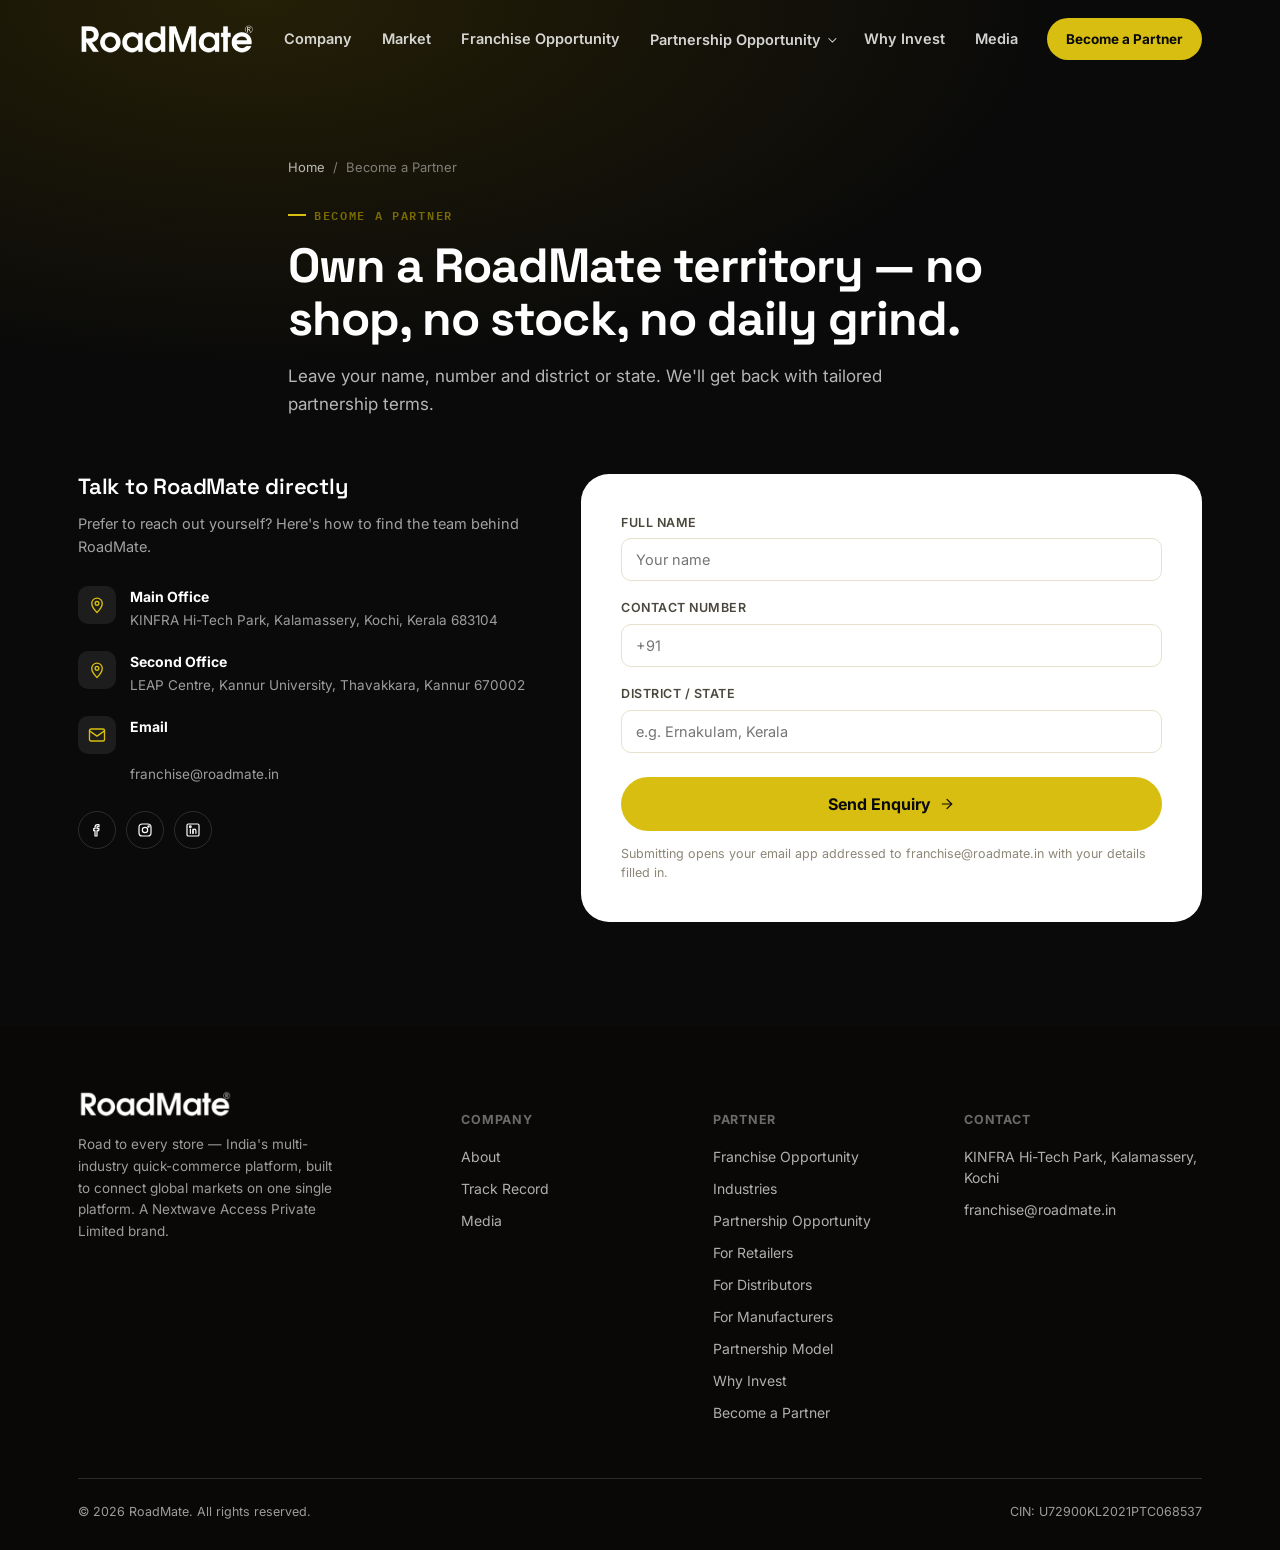
<file: enquire.html>
<!DOCTYPE html>
<html lang="en-IN">
<head>
<meta charset="UTF-8">
<meta name="viewport" content="width=device-width, initial-scale=1.0">
<title>Become a Partner | RoadMate Franchise Enquiry</title>
<meta name="description" content="Own a RoadMate territory — no shop, no stock, no daily grind. Send your name, contact number and district or state to begin.">
<meta name="robots" content="index, follow">
<meta property="og:type" content="website">
<meta property="og:site_name" content="RoadMate">
<meta property="og:title" content="Become a Partner | RoadMate Franchise Enquiry">
<meta property="og:description" content="Own a RoadMate territory — no shop, no stock, no daily grind. Send your name, contact number and district or state to begin.">
<meta property="og:locale" content="en_IN">
<link rel="icon" href="/favicon.ico" sizes="48x48">
<link rel="icon" type="image/png" sizes="96x96" href="/favicon-96x96.png">
<link rel="apple-touch-icon" href="/apple-touch-icon.png">
<link rel="manifest" href="/site.webmanifest">
<meta name="theme-color" content="#D8BE11">
<link rel="preconnect" href="https://fonts.googleapis.com">
<link rel="preconnect" href="https://fonts.gstatic.com" crossorigin>
<link href="https://fonts.googleapis.com/css2?family=Space+Grotesk:wght@500;600;700&family=Inter:wght@400;500;600;700&family=IBM+Plex+Mono:wght@500;600&display=swap" rel="stylesheet">
<link rel="stylesheet" href="assets/style.css">
<link rel="stylesheet" href="assets/extra.css">
</head>
<body>

<header class="site-header" id="siteHeader">
  <div class="wrap">
    <a href="index.html" class="logo" aria-label="RoadMate — home">
      <img class="logo-img logo-img--white" src="assets/logo.png" alt="RoadMate">
      <img class="logo-img logo-img--black" src="assets/logo.png" alt="RoadMate">
    </a>
    <nav class="nav-links">
      <a href="about.html">Company</a>
      <a href="opportunity.html">Market</a>
      <a href="franchise-opportunity.html">Franchise Opportunity</a>
      <div class="nav-dd">
        <button class="nav-dd-btn" type="button" aria-haspopup="true">Partnership Opportunity</button>
        <div class="nav-dd-menu">
          <a href="partnership-opportunity.html">Overview</a>
          <a href="retailers.html">Retailers</a>
          <a href="distributors.html">Distributors</a>
          <a href="manufacturers.html">Manufacturers</a>
        </div>
      </div>
      <a href="why-invest.html">Why Invest</a>
      <a href="media.html">Media</a>
    </nav>
    <div class="nav-cta">
      <a href="enquire.html" class="btn btn-primary btn-sm">Become a Partner</a>
      <button class="nav-toggle" id="navToggle" aria-label="Open menu" aria-expanded="false">
        <svg width="24" height="24" viewBox="0 0 24 24" fill="none"><path d="M4 7H20M4 12H20M4 17H20" stroke="currentColor" stroke-width="2" stroke-linecap="round"/></svg>
      </button>
    </div>
  </div>
</header>

<div class="mobile-menu" id="mobileMenu">
  <a href="about.html">Company</a>
  <a href="opportunity.html">Market</a>
  <a href="franchise-opportunity.html">Franchise Opportunity</a>
  <a href="industries.html">Industries</a>
  <a href="partnership-opportunity.html">Partnership Opportunity</a>
  <a href="retailers.html">Retailers</a>
  <a href="distributors.html">Distributors</a>
  <a href="manufacturers.html">Manufacturers</a>
  <a href="why-invest.html">Why Invest</a>
  <a href="media.html">Media</a>
  <a href="enquire.html" class="btn btn-primary">Become a Partner</a>
</div>

<section class="page-hero" style="padding-bottom:56px;">
  <div class="wrap">
    <div class="breadcrumb"><a href="index.html">Home</a> <span>/</span> <span>Become a Partner</span></div>
    <div class="eyebrow">Become a Partner</div>
    <h1>Own a RoadMate territory — no shop, no stock, no daily grind.</h1>
    <p>Leave your name, number and district or state. We'll get back with tailored partnership terms.</p>
  </div>
</section>

<section class="section bg-dark" id="enquire" style="padding-top:0;">
  <div class="wrap">
    <div class="enquire-wrap reveal" style="align-items:flex-start;">
      <div class="contact-panel">
        <h3>Talk to RoadMate directly</h3>
        <p>Prefer to reach out yourself? Here's how to find the team behind RoadMate.</p>

        <div class="contact-line"><span class="ic"><svg class="icon"><use href="assets/sprite.svg#ic-map-pin"></use></svg></span><div><strong>Main Office</strong><span>KINFRA Hi-Tech Park, Kalamassery, Kochi, Kerala 683104</span></div></div>
        <div class="contact-line"><span class="ic"><svg class="icon"><use href="assets/sprite.svg#ic-map-pin"></use></svg></span><div><strong>Second Office</strong><span>LEAP Centre, Kannur University, Thavakkara, Kannur 670002</span></div></div>
        <div class="contact-line"><span class="ic"><svg class="icon"><use href="assets/sprite.svg#ic-mail"></use></svg></span><div><strong>Email</strong><br><a href="mailto:franchise@roadmate.in">franchise@roadmate.in</a></div></div>

        <div class="social-row">
          <a href="https://www.facebook.com/roadmateindia" target="_blank" rel="noopener" aria-label="RoadMate on Facebook"><svg class="icon"><use href="assets/sprite.svg#ic-facebook"></use></svg></a>
          <a href="https://www.instagram.com/roadmate_" target="_blank" rel="noopener" aria-label="RoadMate on Instagram"><svg class="icon"><use href="assets/sprite.svg#ic-instagram"></use></svg></a>
          <a href="https://www.linkedin.com/company/roadmateindia/" target="_blank" rel="noopener" aria-label="RoadMate on LinkedIn"><svg class="icon"><use href="assets/sprite.svg#ic-linkedin"></use></svg></a>
        </div>
      </div>

      <div class="form-card">
        <form id="enquireForm" class="simple-form">
          <div class="field">
            <label for="fname">Full name</label>
            <input type="text" id="fname" name="fname" required placeholder="Your name">
          </div>
          <div class="field">
            <label for="fphone">Contact number</label>
            <input type="tel" id="fphone" name="fphone" required placeholder="+91">
          </div>
          <div class="field">
            <label for="fdistrict">District / State</label>
            <input type="text" id="fdistrict" name="fdistrict" required placeholder="e.g. Ernakulam, Kerala">
          </div>
          <button type="submit" class="btn btn-primary form-submit">Send Enquiry <svg class="icon"><use href="assets/sprite.svg#ic-arrow-right"></use></svg></button>
          <p class="form-note">Submitting opens your email app addressed to franchise@roadmate.in with your details filled in.</p>
        </form>
      </div>
    </div>
  </div>
</section>

<footer>
  <div class="wrap">
    <div class="foot-grid">
      <div>
        <div class="foot-logo">
          <img class="logo-img" style="height:28px;width:auto;" src="assets/logo.png" alt="RoadMate">
        </div>
        <p class="foot-tag">Road to every store — India's multi-industry quick-commerce platform, built to connect global markets on one single platform. A Nextwave Access Private Limited brand.</p>
      </div>
      <div class="foot-col">
        <h5>Company</h5>
        <a href="about.html">About</a>
        <a href="about.html#journey">Track Record</a>
        <a href="media.html">Media</a>
      </div>
      <div class="foot-col">
        <h5>Partner</h5>
        <a href="franchise-opportunity.html">Franchise Opportunity</a>
        <a href="industries.html">Industries</a>
        <a href="partnership-opportunity.html">Partnership Opportunity</a>
        <a href="retailers.html">For Retailers</a>
        <a href="distributors.html">For Distributors</a>
        <a href="manufacturers.html">For Manufacturers</a>
        <a href="partnership.html">Partnership Model</a>
        <a href="why-invest.html">Why Invest</a>
        <a href="enquire.html">Become a Partner</a>
      </div>
      <div class="foot-col">
        <h5>Contact</h5>
        <li>KINFRA Hi-Tech Park, Kalamassery, Kochi</li>
        <a href="mailto:franchise@roadmate.in">franchise@roadmate.in</a>
      </div>
    </div>
    <div class="foot-bottom">
      <span>&copy; 2026 RoadMate. All rights reserved.</span>
      <span>CIN: U72900KL2021PTC068537</span>
    </div>
  </div>
</footer>
<script src="assets/script.js"></script>
</body>
</html>
</file>
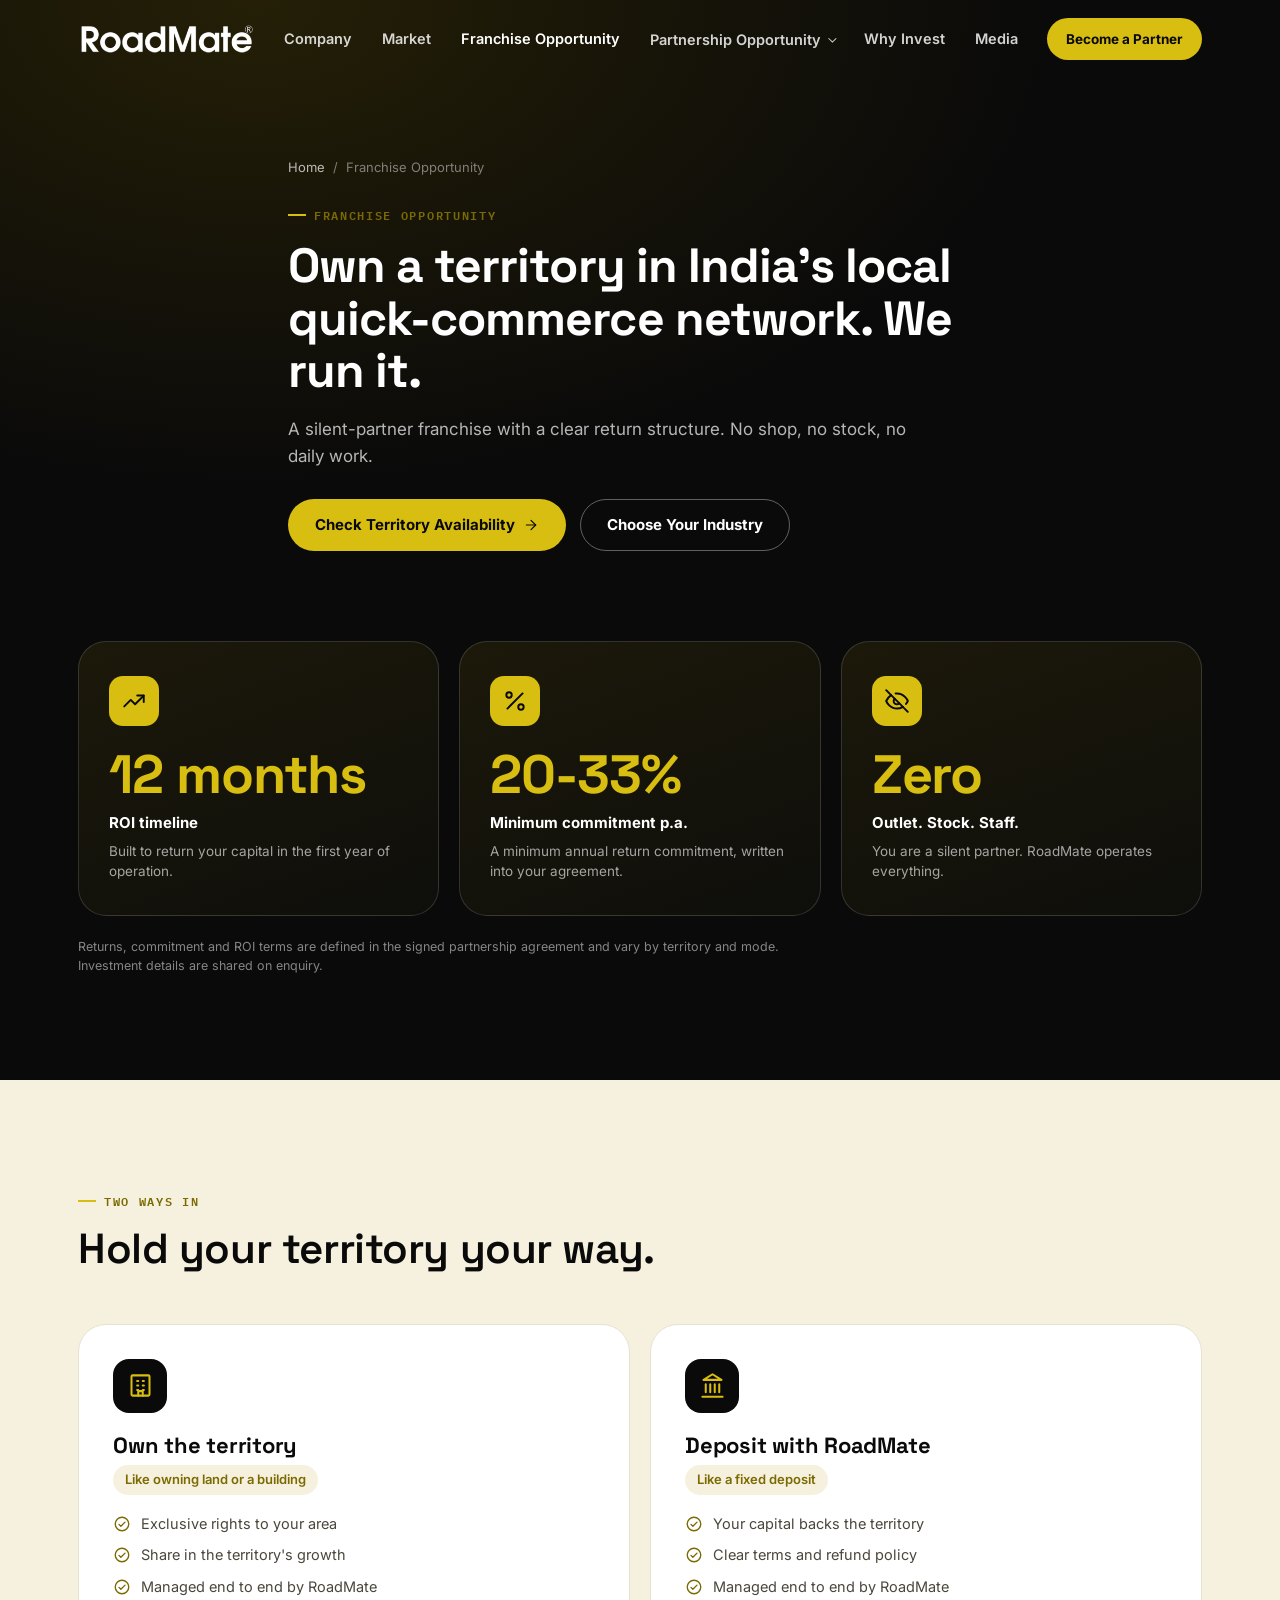
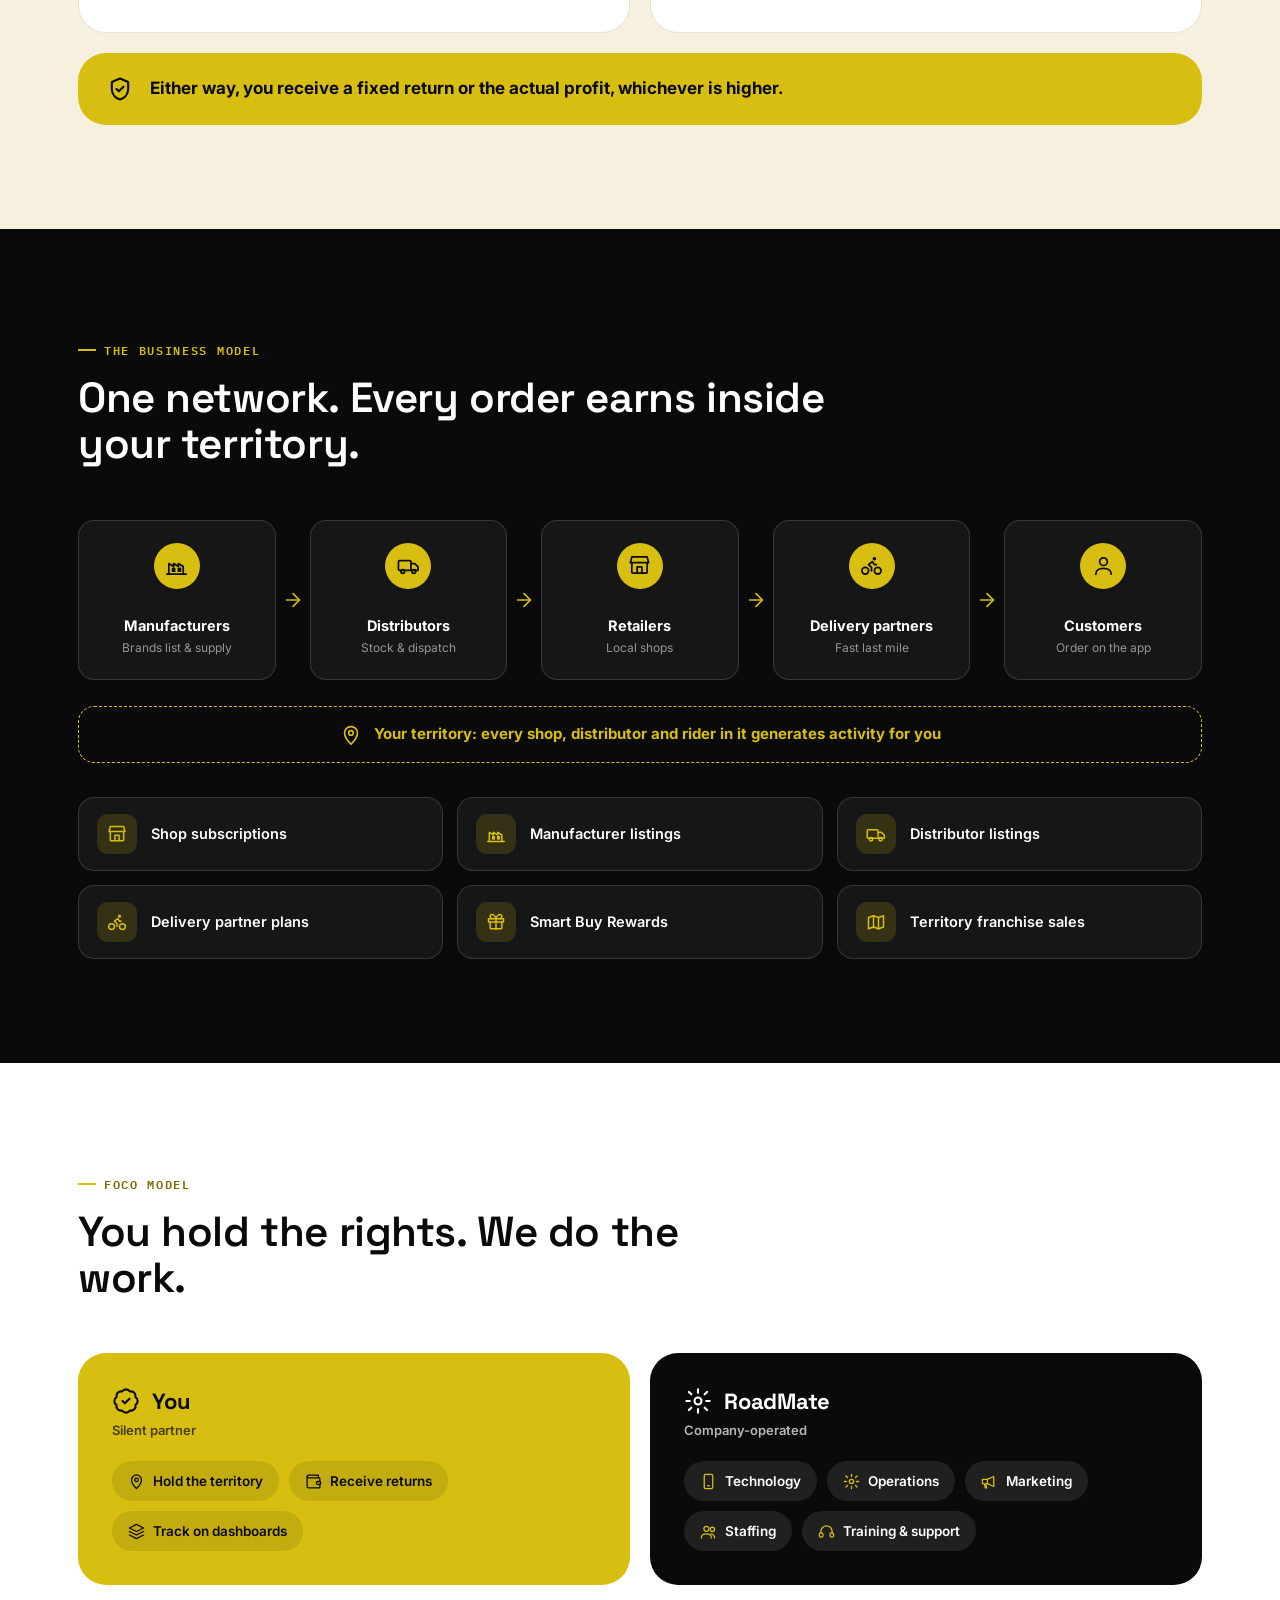
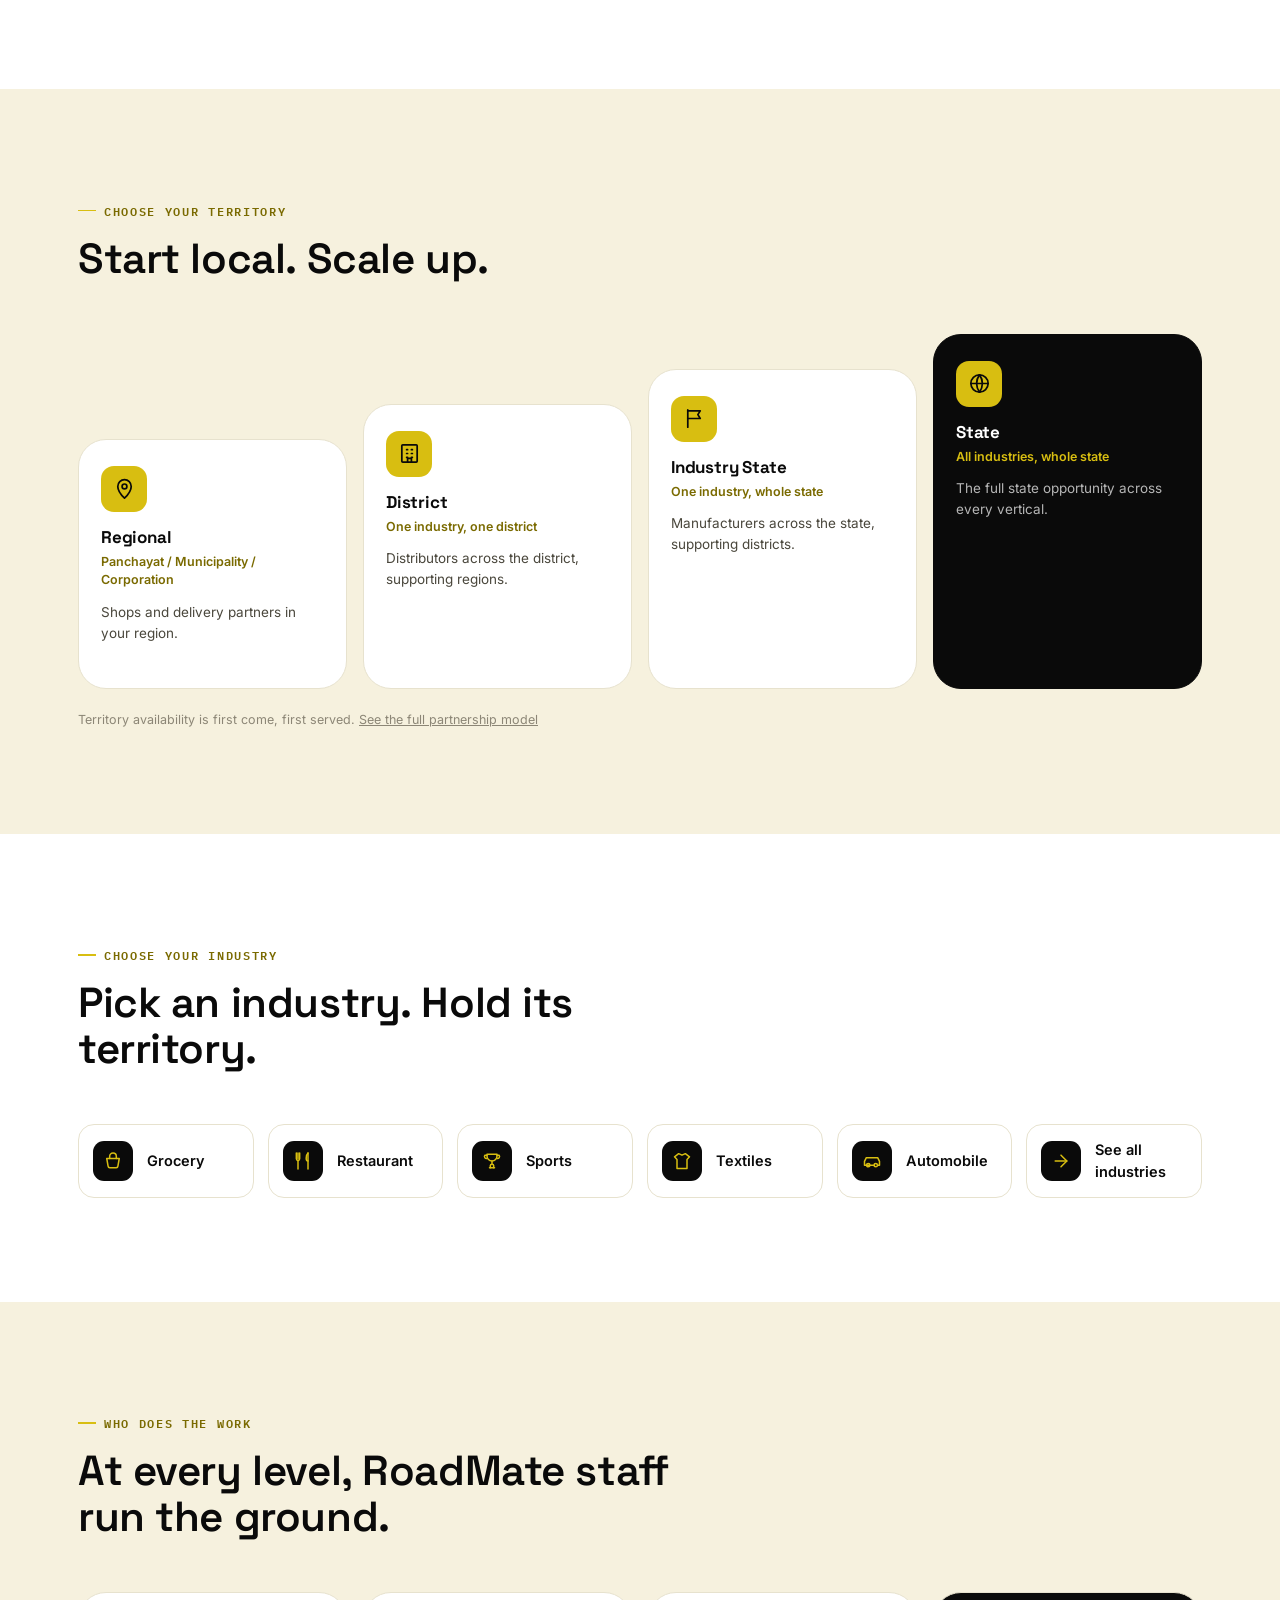
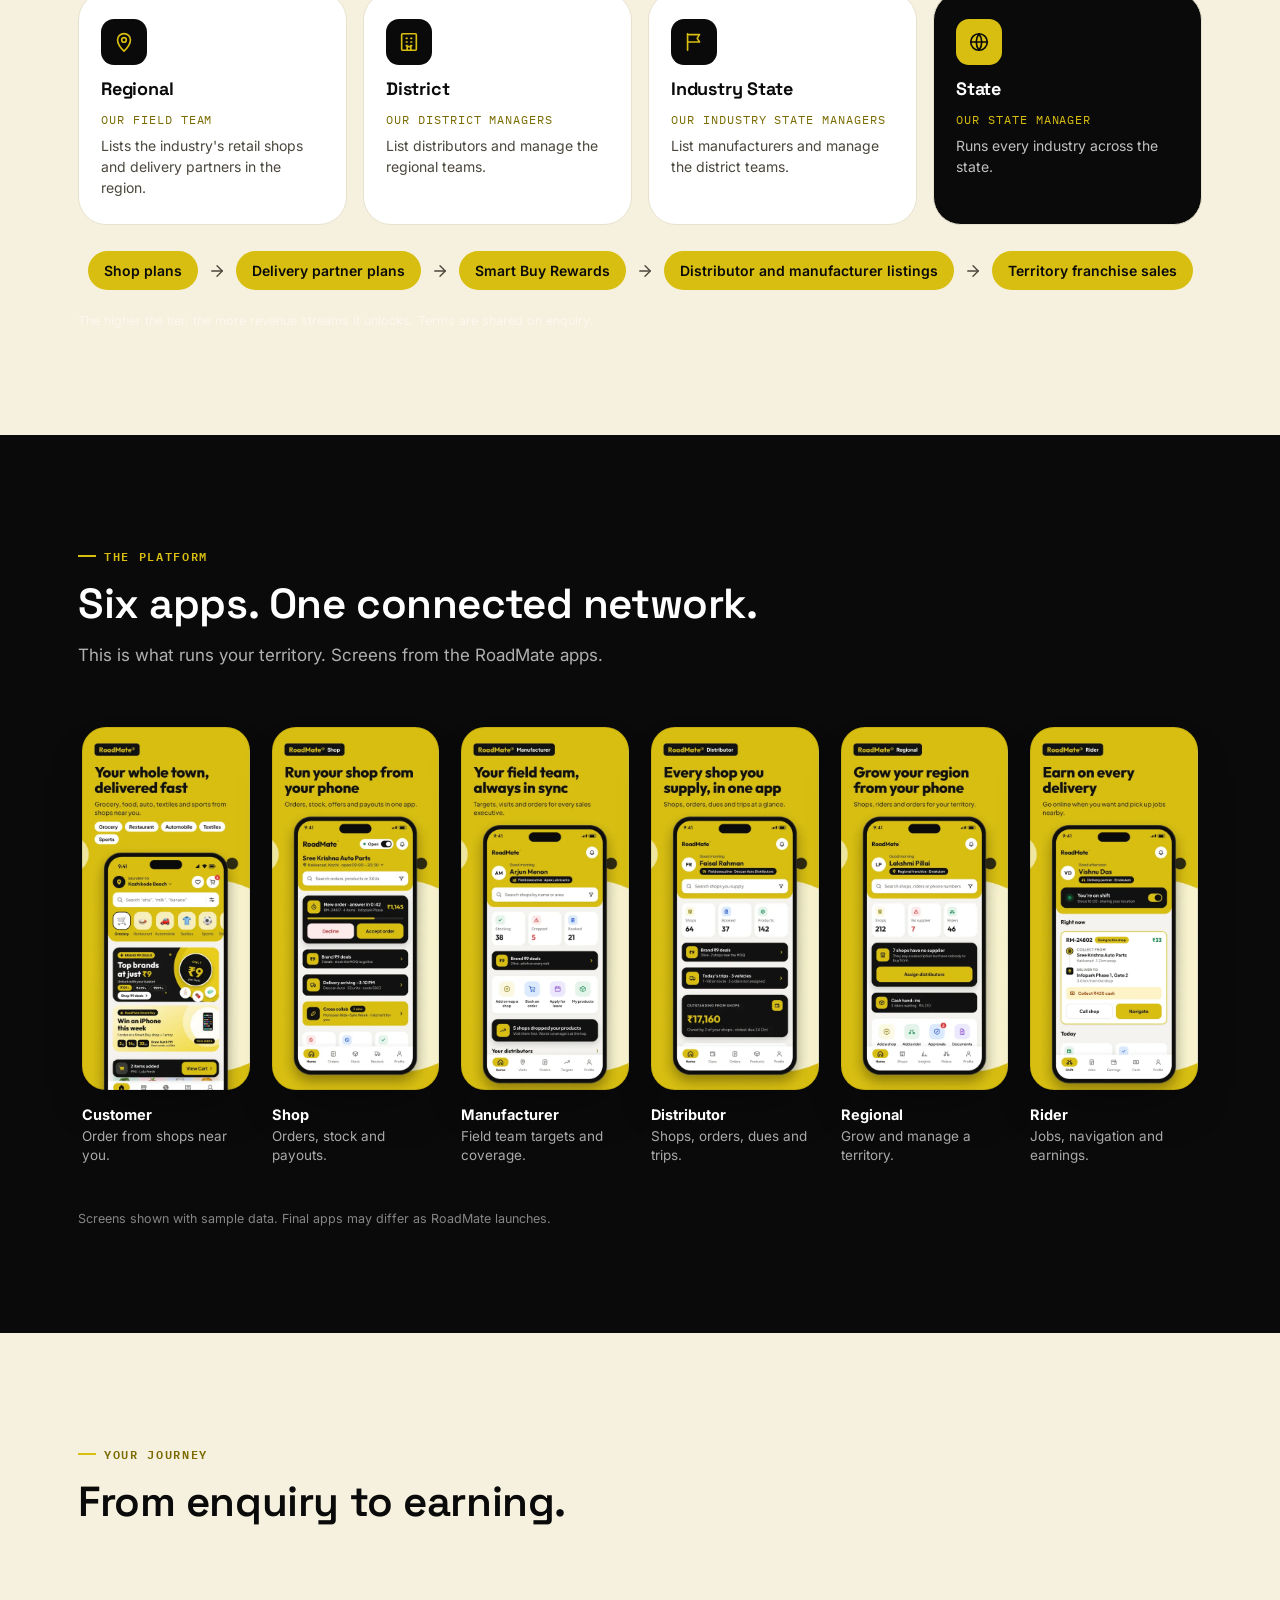
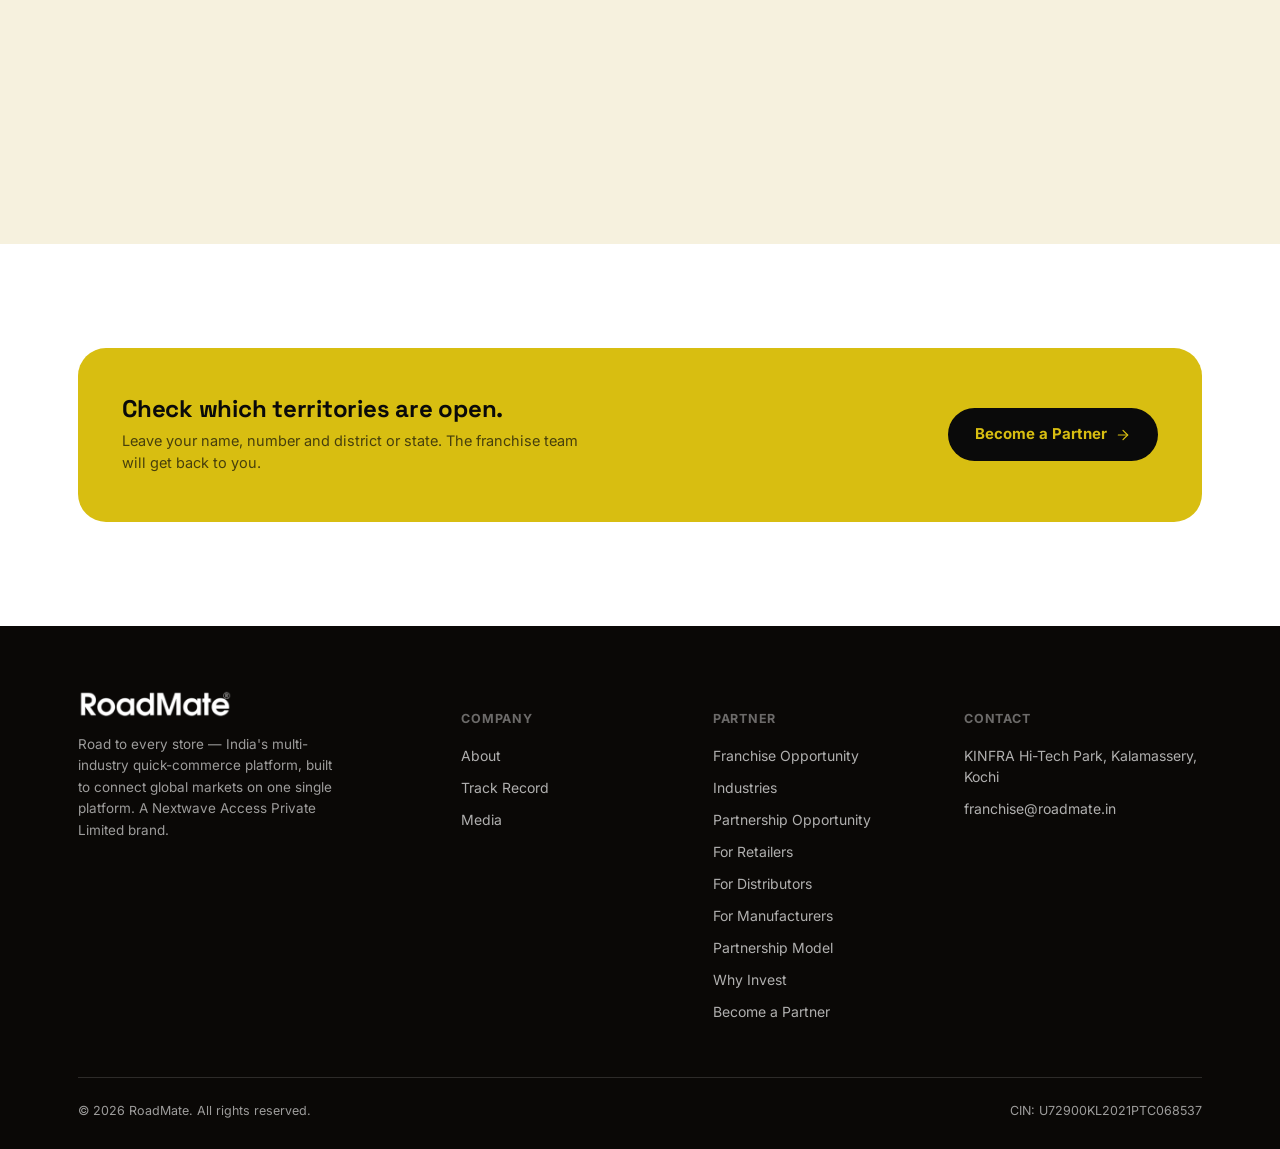
<file: franchise-opportunity.html>
<!DOCTYPE html>
<html lang="en-IN">
<head>
<meta charset="UTF-8">
<meta name="viewport" content="width=device-width, initial-scale=1.0">
<title>Franchise Opportunity | Own a RoadMate Territory, ROI and Minimum Commitment</title>
<meta name="description" content="Own a RoadMate quick-commerce territory as a silent partner. See the business model, the 12-month ROI timeline, minimum annual commitment, territory tiers and the apps behind it.">
<meta name="robots" content="index, follow">
<meta property="og:type" content="website">
<meta property="og:site_name" content="RoadMate">
<meta property="og:title" content="Franchise Opportunity | Own a RoadMate Territory, ROI and Minimum Commitment">
<meta property="og:description" content="Own a RoadMate quick-commerce territory as a silent partner. See the business model, the 12-month ROI timeline, minimum annual commitment, territory tiers and the apps behind it.">
<meta property="og:locale" content="en_IN">
<link rel="icon" href="/favicon.ico" sizes="48x48">
<link rel="icon" type="image/png" sizes="96x96" href="/favicon-96x96.png">
<link rel="apple-touch-icon" href="/apple-touch-icon.png">
<link rel="manifest" href="/site.webmanifest">
<meta name="theme-color" content="#D8BE11">
<link rel="preconnect" href="https://fonts.googleapis.com">
<link rel="preconnect" href="https://fonts.gstatic.com" crossorigin>
<link href="https://fonts.googleapis.com/css2?family=Space+Grotesk:wght@500;600;700&family=Inter:wght@400;500;600;700&family=IBM+Plex+Mono:wght@500;600&display=swap" rel="stylesheet">
<link rel="stylesheet" href="assets/style.css">
<link rel="stylesheet" href="assets/extra.css">
<link rel="stylesheet" href="assets/biz.css">
</head>
<body>

<header class="site-header" id="siteHeader">
  <div class="wrap">
    <a href="index.html" class="logo" aria-label="RoadMate — home">
      <img class="logo-img logo-img--white" src="assets/logo.png" alt="RoadMate">
      <img class="logo-img logo-img--black" src="assets/logo.png" alt="RoadMate">
    </a>
    <nav class="nav-links">
      <a href="about.html">Company</a>
      <a href="opportunity.html">Market</a>
      <a href="franchise-opportunity.html" class="active">Franchise Opportunity</a>
      <div class="nav-dd">
        <button class="nav-dd-btn" type="button" aria-haspopup="true">Partnership Opportunity</button>
        <div class="nav-dd-menu">
          <a href="partnership-opportunity.html">Overview</a>
          <a href="retailers.html">Retailers</a>
          <a href="distributors.html">Distributors</a>
          <a href="manufacturers.html">Manufacturers</a>
        </div>
      </div>
      <a href="why-invest.html">Why Invest</a>
      <a href="media.html">Media</a>
    </nav>
    <div class="nav-cta">
      <a href="enquire.html" class="btn btn-primary btn-sm">Become a Partner</a>
      <button class="nav-toggle" id="navToggle" aria-label="Open menu" aria-expanded="false">
        <svg width="24" height="24" viewBox="0 0 24 24" fill="none"><path d="M4 7H20M4 12H20M4 17H20" stroke="currentColor" stroke-width="2" stroke-linecap="round"/></svg>
      </button>
    </div>
  </div>
</header>

<div class="mobile-menu" id="mobileMenu">
  <a href="about.html">Company</a>
  <a href="opportunity.html">Market</a>
  <a href="franchise-opportunity.html">Franchise Opportunity</a>
  <a href="industries.html">Industries</a>
  <a href="partnership-opportunity.html">Partnership Opportunity</a>
  <a href="retailers.html">Retailers</a>
  <a href="distributors.html">Distributors</a>
  <a href="manufacturers.html">Manufacturers</a>
  <a href="why-invest.html">Why Invest</a>
  <a href="media.html">Media</a>
  <a href="enquire.html" class="btn btn-primary">Become a Partner</a>
</div>

<section class="page-hero">
  <div class="wrap">
    <div class="breadcrumb"><a href="index.html">Home</a> <span>/</span> <span>Franchise Opportunity</span></div>
    <div class="eyebrow">Franchise Opportunity</div>
    <h1>Own a territory in India's local quick-commerce network. We run it.</h1>
    <p>A silent-partner franchise with a clear return structure. No shop, no stock, no daily work.</p>
    <div class="hero-actions-row">
      <a href="enquire.html" class="btn btn-primary">Check Territory Availability <svg class="icon "><use href="assets/sprite.svg#ic-arrow-right"></use></svg></a>
      <a href="industries.html" class="btn btn-ghost-dark">Choose Your Industry</a>
    </div>
  </div>
</section>

<section class="section bg-dark" id="returns" style="padding-top:20px;">
  <div class="wrap">
    <div class="num-band reveal">
      <div class="num-card"><span class="ic"><svg class="icon "><use href="assets/sprite.svg#ic-trending-up"></use></svg></span><div class="big">12 months</div><div class="lbl">ROI timeline</div><div class="sub">Built to return your capital in the first year of operation.</div></div>
      <div class="num-card"><span class="ic"><svg class="icon "><use href="assets/sprite2.svg#ic-percent"></use></svg></span><div class="big">20-33%</div><div class="lbl">Minimum commitment p.a.</div><div class="sub">A minimum annual return commitment, written into your agreement.</div></div>
      <div class="num-card"><span class="ic"><svg class="icon "><use href="assets/sprite2.svg#ic-eye-off"></use></svg></span><div class="big">Zero</div><div class="lbl">Outlet. Stock. Staff.</div><div class="sub">You are a silent partner. RoadMate operates everything.</div></div>
    </div>
    <p class="fine">Returns, commitment and ROI terms are defined in the signed partnership agreement and vary by territory and mode. Investment details are shared on enquiry.</p>
  </div>
</section>

<section class="section bg-tint" id="modes">
  <div class="wrap">
    <div class="section-head reveal"><div class="eyebrow">Two Ways In</div><h2>Hold your territory your way.</h2></div>
    <div class="mode-grid reveal">
      <div class="mode-card"><span class="ic"><svg class="icon "><use href="assets/sprite.svg#ic-building"></use></svg></span><h3>Own the territory</h3><span class="tag">Like owning land or a building</span>
        <ul><li><svg class="icon "><use href="assets/sprite.svg#ic-check-circle"></use></svg>Exclusive rights to your area</li><li><svg class="icon "><use href="assets/sprite.svg#ic-check-circle"></use></svg>Share in the territory's growth</li><li><svg class="icon "><use href="assets/sprite.svg#ic-check-circle"></use></svg>Managed end to end by RoadMate</li></ul></div>
      <div class="mode-card"><span class="ic"><svg class="icon "><use href="assets/sprite2.svg#ic-landmark"></use></svg></span><h3>Deposit with RoadMate</h3><span class="tag">Like a fixed deposit</span>
        <ul><li><svg class="icon "><use href="assets/sprite.svg#ic-check-circle"></use></svg>Your capital backs the territory</li><li><svg class="icon "><use href="assets/sprite.svg#ic-check-circle"></use></svg>Clear terms and refund policy</li><li><svg class="icon "><use href="assets/sprite.svg#ic-check-circle"></use></svg>Managed end to end by RoadMate</li></ul></div>
    </div>
    <div class="mode-merge reveal"><svg class="icon "><use href="assets/sprite.svg#ic-shield-check"></use></svg><span>Either way, you receive a fixed return or the actual profit, whichever is higher.</span></div>
  </div>
</section>

<section class="section bg-dark" id="model">
  <div class="wrap">
    <div class="section-head on-dark wide reveal"><div class="eyebrow">The Business Model</div><h2>One network. Every order earns inside your territory.</h2></div>
    <div class="flow reveal">
      <div class="flow-node"><span class="ic"><svg class="icon "><use href="assets/sprite.svg#ic-factory"></use></svg></span><strong>Manufacturers</strong><span>Brands list &amp; supply</span></div>
      <div class="flow-arrow"><svg class="icon "><use href="assets/sprite.svg#ic-arrow-right"></use></svg></div>
      <div class="flow-node"><span class="ic"><svg class="icon "><use href="assets/sprite.svg#ic-truck"></use></svg></span><strong>Distributors</strong><span>Stock &amp; dispatch</span></div>
      <div class="flow-arrow"><svg class="icon "><use href="assets/sprite.svg#ic-arrow-right"></use></svg></div>
      <div class="flow-node"><span class="ic"><svg class="icon "><use href="assets/sprite.svg#ic-store"></use></svg></span><strong>Retailers</strong><span>Local shops</span></div>
      <div class="flow-arrow"><svg class="icon "><use href="assets/sprite.svg#ic-arrow-right"></use></svg></div>
      <div class="flow-node"><span class="ic"><svg class="icon "><use href="assets/sprite.svg#ic-bike"></use></svg></span><strong>Delivery partners</strong><span>Fast last mile</span></div>
      <div class="flow-arrow"><svg class="icon "><use href="assets/sprite.svg#ic-arrow-right"></use></svg></div>
      <div class="flow-node"><span class="ic"><svg class="icon "><use href="assets/sprite.svg#ic-user"></use></svg></span><strong>Customers</strong><span>Order on the app</span></div>
    </div>
    <div class="territory-bar reveal"><svg class="icon "><use href="assets/sprite.svg#ic-map-pin"></use></svg><span>Your territory: every shop, distributor and rider in it generates activity for you</span></div>
    <div class="rev-grid reveal">
      <div class="rev-chip"><span class="ic"><svg class="icon "><use href="assets/sprite.svg#ic-store"></use></svg></span>Shop subscriptions</div>
      <div class="rev-chip"><span class="ic"><svg class="icon "><use href="assets/sprite.svg#ic-factory"></use></svg></span>Manufacturer listings</div>
      <div class="rev-chip"><span class="ic"><svg class="icon "><use href="assets/sprite.svg#ic-truck"></use></svg></span>Distributor listings</div>
      <div class="rev-chip"><span class="ic"><svg class="icon "><use href="assets/sprite.svg#ic-bike"></use></svg></span>Delivery partner plans</div>
      <div class="rev-chip"><span class="ic"><svg class="icon "><use href="assets/sprite.svg#ic-gift"></use></svg></span>Smart Buy Rewards</div>
      <div class="rev-chip"><span class="ic"><svg class="icon "><use href="assets/sprite.svg#ic-map"></use></svg></span>Territory franchise sales</div>
    </div>
  </div>
</section>

<section class="section" id="roles">
  <div class="wrap">
    <div class="section-head reveal"><div class="eyebrow">FOCO Model</div><h2>You hold the rights. We do the work.</h2></div>
    <div class="split reveal">
      <div class="split-card you"><h3><svg class="icon "><use href="assets/sprite.svg#ic-badge-check"></use></svg>You</h3><div class="who">Silent partner</div>
        <div class="chips"><span class="chip"><svg class="icon "><use href="assets/sprite.svg#ic-map-pin"></use></svg>Hold the territory</span><span class="chip"><svg class="icon "><use href="assets/sprite2.svg#ic-wallet"></use></svg>Receive returns</span><span class="chip"><svg class="icon "><use href="assets/sprite.svg#ic-layers"></use></svg>Track on dashboards</span></div></div>
      <div class="split-card us"><h3><svg class="icon "><use href="assets/sprite.svg#ic-settings"></use></svg>RoadMate</h3><div class="who">Company-operated</div>
        <div class="chips"><span class="chip"><svg class="icon "><use href="assets/sprite.svg#ic-smartphone"></use></svg>Technology</span><span class="chip"><svg class="icon "><use href="assets/sprite.svg#ic-settings"></use></svg>Operations</span><span class="chip"><svg class="icon "><use href="assets/sprite.svg#ic-megaphone"></use></svg>Marketing</span><span class="chip"><svg class="icon "><use href="assets/sprite.svg#ic-users"></use></svg>Staffing</span><span class="chip"><svg class="icon "><use href="assets/sprite.svg#ic-headphones"></use></svg>Training &amp; support</span></div></div>
    </div>
  </div>
</section>

<section class="section bg-tint" id="territory">
  <div class="wrap">
    <div class="section-head reveal"><div class="eyebrow">Choose Your Territory</div><h2>Start local. Scale up.</h2></div>
    <div class="ladder reveal">
      <div class="rung"><span class="ic"><svg class="icon "><use href="assets/sprite.svg#ic-map-pin"></use></svg></span><h4>Regional</h4><span class="scope">Panchayat / Municipality / Corporation</span><p>Shops and delivery partners in your region.</p></div>
      <div class="rung"><span class="ic"><svg class="icon "><use href="assets/sprite.svg#ic-building"></use></svg></span><h4>District</h4><span class="scope">One industry, one district</span><p>Distributors across the district, supporting regions.</p></div>
      <div class="rung"><span class="ic"><svg class="icon "><use href="assets/sprite.svg#ic-flag"></use></svg></span><h4>Industry State</h4><span class="scope">One industry, whole state</span><p>Manufacturers across the state, supporting districts.</p></div>
      <div class="rung"><span class="ic"><svg class="icon "><use href="assets/sprite.svg#ic-globe"></use></svg></span><h4>State</h4><span class="scope">All industries, whole state</span><p>The full state opportunity across every vertical.</p></div>
    </div>
    <p class="fine dark reveal">Territory availability is first come, first served. <a href="partnership.html" style="text-decoration:underline;">See the full partnership model</a></p>
  </div>
</section>

<section class="section" id="industries">
  <div class="wrap">
    <div class="section-head reveal"><div class="eyebrow">Choose Your Industry</div><h2>Pick an industry. Hold its territory.</h2></div>
    <div class="rev-grid ind-tabs reveal">
      <a class="rev-chip light" href="industries.html#grocery"><span class="ic"><svg class="icon "><use href="assets/sprite.svg#ic-shopping-basket"></use></svg></span>Grocery</a>
      <a class="rev-chip light" href="industries.html#restaurant"><span class="ic"><svg class="icon "><use href="assets/sprite.svg#ic-utensils"></use></svg></span>Restaurant</a>
      <a class="rev-chip light" href="industries.html#sports"><span class="ic"><svg class="icon "><use href="assets/sprite.svg#ic-trophy"></use></svg></span>Sports</a>
      <a class="rev-chip light" href="industries.html#textiles"><span class="ic"><svg class="icon "><use href="assets/sprite.svg#ic-shirt"></use></svg></span>Textiles</a>
      <a class="rev-chip light" href="industries.html#automobile"><span class="ic"><svg class="icon "><use href="assets/sprite.svg#ic-car"></use></svg></span>Automobile</a>
      <a class="rev-chip light" href="industries.html"><span class="ic"><svg class="icon "><use href="assets/sprite.svg#ic-arrow-right"></use></svg></span>See all industries</a>
    </div>
  </div>
</section>

<section class="section bg-tint" id="staff">
  <div class="wrap">
    <div class="section-head reveal"><div class="eyebrow">Who Does the Work</div><h2>At every level, RoadMate staff run the ground.</h2></div>
    <div class="tier-grid reveal">
      <div class="tier"><span class="ic"><svg class="icon "><use href="assets/sprite.svg#ic-map-pin"></use></svg></span><h4>Regional</h4><span class="who">Our field team</span><p>Lists the industry's retail shops and delivery partners in the region.</p></div>
      <div class="tier"><span class="ic"><svg class="icon "><use href="assets/sprite.svg#ic-building"></use></svg></span><h4>District</h4><span class="who">Our district managers</span><p>List distributors and manage the regional teams.</p></div>
      <div class="tier"><span class="ic"><svg class="icon "><use href="assets/sprite.svg#ic-flag"></use></svg></span><h4>Industry State</h4><span class="who">Our industry state managers</span><p>List manufacturers and manage the district teams.</p></div>
      <div class="tier hl"><span class="ic"><svg class="icon "><use href="assets/sprite.svg#ic-globe"></use></svg></span><h4>State</h4><span class="who">Our state manager</span><p>Runs every industry across the state.</p></div>
    </div>
    <div class="stream-chain reveal"><span>Shop plans</span><svg class="icon "><use href="assets/sprite.svg#ic-arrow-right"></use></svg><span>Delivery partner plans</span><svg class="icon "><use href="assets/sprite.svg#ic-arrow-right"></use></svg><span>Smart Buy Rewards</span><svg class="icon "><use href="assets/sprite.svg#ic-arrow-right"></use></svg><span>Distributor and manufacturer listings</span><svg class="icon "><use href="assets/sprite.svg#ic-arrow-right"></use></svg><span>Territory franchise sales</span></div>
    <p class="fine reveal">The higher the tier, the more revenue streams it unlocks. Terms are shared on enquiry.</p>
  </div>
</section>

<section class="section bg-dark" id="platform">
  <div class="wrap">
    <div class="section-head on-dark wide reveal"><div class="eyebrow">The Platform</div><h2>Six apps. One connected network.</h2><p>This is what runs your territory. Screens from the RoadMate apps.</p></div>
    <div class="shot-row fit n6 reveal" style="--n:6">
      <figure class="shot"><img src="assets/shots/cust-1.webp" alt="RoadMate customer app home screen" width="462" height="1000" loading="lazy"><figcaption><strong>Customer</strong>Order from shops near you.</figcaption></figure>
      <figure class="shot"><img src="assets/shots/shop-1.webp" alt="RoadMate shop app home screen" width="462" height="1000" loading="lazy"><figcaption><strong>Shop</strong>Orders, stock and payouts.</figcaption></figure>
      <figure class="shot"><img src="assets/shots/mfr-1.webp" alt="RoadMate manufacturer app home screen" width="462" height="1000" loading="lazy"><figcaption><strong>Manufacturer</strong>Field team targets and coverage.</figcaption></figure>
      <figure class="shot"><img src="assets/shots/dist-1.webp" alt="RoadMate distributor app home screen" width="462" height="1000" loading="lazy"><figcaption><strong>Distributor</strong>Shops, orders, dues and trips.</figcaption></figure>
      <figure class="shot"><img src="assets/shots/reg-1.webp" alt="RoadMate regional partner app home screen" width="462" height="1000" loading="lazy"><figcaption><strong>Regional</strong>Grow and manage a territory.</figcaption></figure>
      <figure class="shot"><img src="assets/shots/rider-1.webp" alt="RoadMate rider app home screen" width="462" height="1000" loading="lazy"><figcaption><strong>Rider</strong>Jobs, navigation and earnings.</figcaption></figure>
    </div>
    <p class="fine">Screens shown with sample data. Final apps may differ as RoadMate launches.</p>
  </div>
</section>

<section class="section bg-tint" id="journey">
  <div class="wrap">
    <div class="section-head reveal"><div class="eyebrow">Your Journey</div><h2>From enquiry to earning.</h2></div>
    <div class="journey reveal">
      <div class="j-step"><span class="ic"><svg class="icon "><use href="assets/sprite.svg#ic-mail"></use></svg></span><span class="n">STEP 1</span><h4>Enquire</h4><p>Share your name, number and area.</p></div>
      <div class="j-step"><span class="ic"><svg class="icon "><use href="assets/sprite.svg#ic-map-pin"></use></svg></span><span class="n">STEP 2</span><h4>Pick a territory</h4><p>Choose your tier and area.</p></div>
      <div class="j-step"><span class="ic"><svg class="icon "><use href="assets/sprite2.svg#ic-file-text"></use></svg></span><span class="n">STEP 3</span><h4>Sign agreement</h4><p>Terms, returns and rights in writing.</p></div>
      <div class="j-step"><span class="ic"><svg class="icon "><use href="assets/sprite.svg#ic-settings"></use></svg></span><span class="n">STEP 4</span><h4>RoadMate operates</h4><p>We hire, onboard and launch.</p></div>
      <div class="j-step"><span class="ic"><svg class="icon "><use href="assets/sprite2.svg#ic-wallet"></use></svg></span><span class="n">STEP 5</span><h4>You earn</h4><p>Returns as per your agreement.</p></div>
    </div>
  </div>
</section>

<section class="section">
  <div class="wrap">
    <div class="cta-band reveal">
      <div><h3>Check which territories are open.</h3><p>Leave your name, number and district or state. The franchise team will get back to you.</p></div>
      <a href="enquire.html" class="btn" style="background:#0A0A0A;color:var(--brand-yellow);">Become a Partner <svg class="icon "><use href="assets/sprite.svg#ic-arrow-right"></use></svg></a>
    </div>
  </div>
</section>

<footer>
  <div class="wrap">
    <div class="foot-grid">
      <div>
        <div class="foot-logo">
          <img class="logo-img" style="height:28px;width:auto;" src="assets/logo.png" alt="RoadMate">
        </div>
        <p class="foot-tag">Road to every store — India's multi-industry quick-commerce platform, built to connect global markets on one single platform. A Nextwave Access Private Limited brand.</p>
      </div>
      <div class="foot-col">
        <h5>Company</h5>
        <a href="about.html">About</a>
        <a href="about.html#journey">Track Record</a>
        <a href="media.html">Media</a>
      </div>
      <div class="foot-col">
        <h5>Partner</h5>
        <a href="franchise-opportunity.html">Franchise Opportunity</a>
        <a href="industries.html">Industries</a>
        <a href="partnership-opportunity.html">Partnership Opportunity</a>
        <a href="retailers.html">For Retailers</a>
        <a href="distributors.html">For Distributors</a>
        <a href="manufacturers.html">For Manufacturers</a>
        <a href="partnership.html">Partnership Model</a>
        <a href="why-invest.html">Why Invest</a>
        <a href="enquire.html">Become a Partner</a>
      </div>
      <div class="foot-col">
        <h5>Contact</h5>
        <li>KINFRA Hi-Tech Park, Kalamassery, Kochi</li>
        <a href="mailto:franchise@roadmate.in">franchise@roadmate.in</a>
      </div>
    </div>
    <div class="foot-bottom">
      <span>&copy; 2026 RoadMate. All rights reserved.</span>
      <span>CIN: U72900KL2021PTC068537</span>
    </div>
  </div>
</footer>
<script src="assets/script.js"></script>
</body>
</html>
</file>
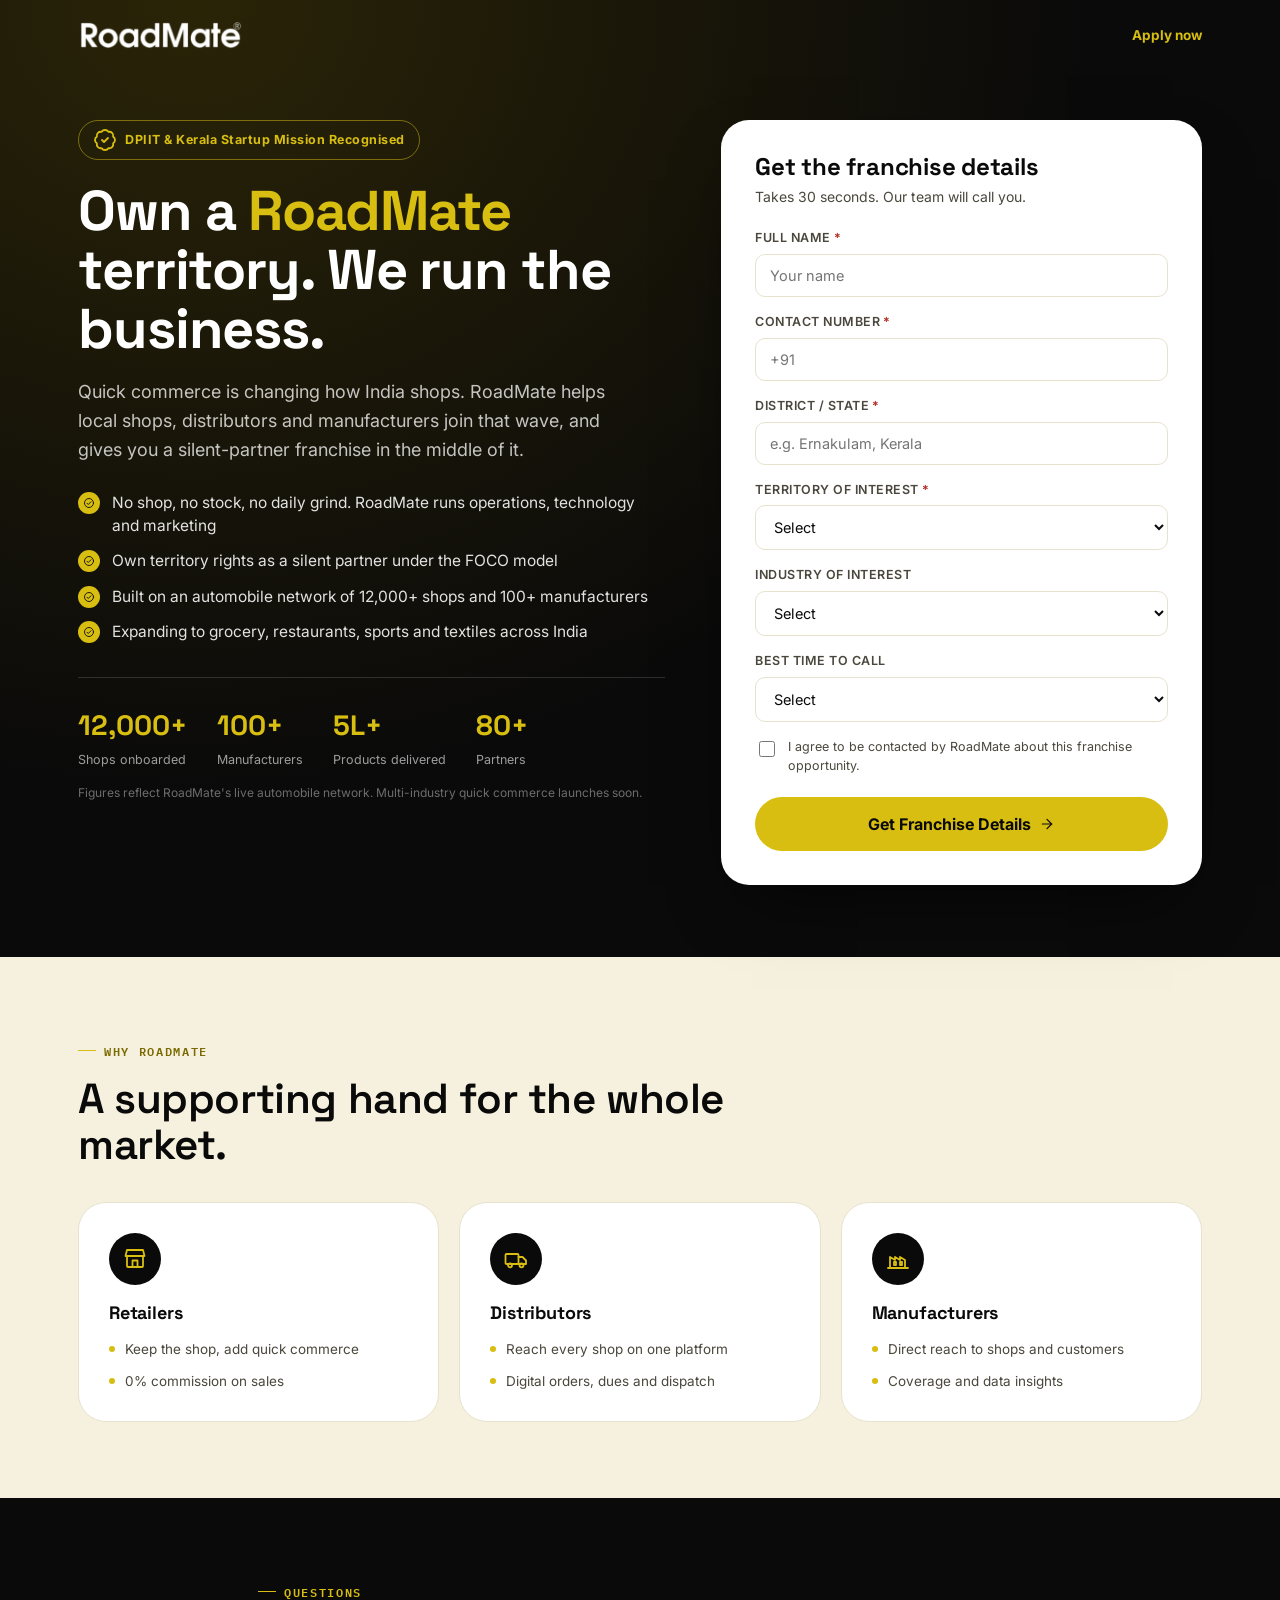
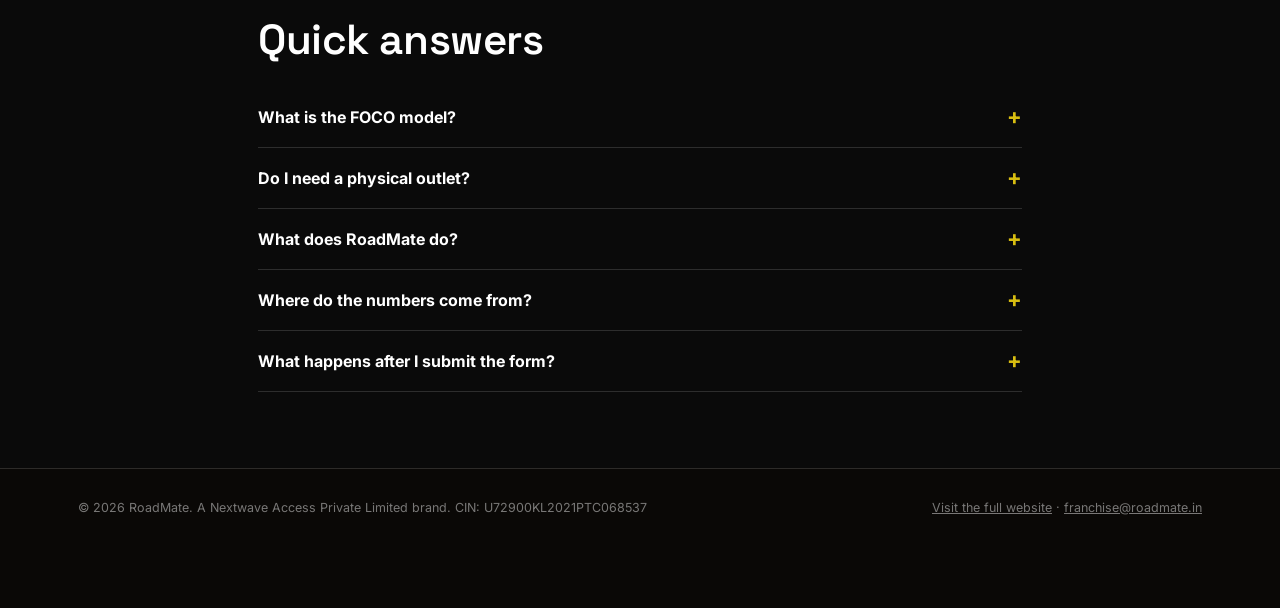
<file: franchise.html>
<!DOCTYPE html>
<html lang="en-IN">
<head>
<meta charset="UTF-8">
<meta name="viewport" content="width=device-width, initial-scale=1.0">
<title>Own a RoadMate Territory | Quick-Commerce Franchise, No Shop Needed</title>
<meta name="description" content="Own a RoadMate quick-commerce territory as a silent partner. No shop, no stock. Leave your details and the franchise team will contact you.">
<meta name="robots" content="noindex, follow">
<link rel="icon" href="/favicon.ico" sizes="48x48">
<link rel="icon" type="image/png" sizes="96x96" href="/favicon-96x96.png">
<link rel="apple-touch-icon" href="/apple-touch-icon.png">
<link rel="manifest" href="/site.webmanifest">
<meta name="theme-color" content="#D8BE11">
<link rel="preconnect" href="https://fonts.googleapis.com">
<link rel="preconnect" href="https://fonts.gstatic.com" crossorigin>
<link href="https://fonts.googleapis.com/css2?family=Space+Grotesk:wght@500;600;700&family=Inter:wght@400;500;600;700&family=IBM+Plex+Mono:wght@500;600&display=swap" rel="stylesheet">
<link rel="stylesheet" href="assets/style.css">
<link rel="stylesheet" href="assets/extra.css">
<link rel="stylesheet" href="assets/lp.css">
</head>
<body class="lp">

<div class="lp-top">
  <div class="wrap">
    <a href="index.html" aria-label="RoadMate"><img class="logo-img" src="assets/logo.png" alt="RoadMate"></a>
    <a class="lp-call" href="#apply">Apply now</a>
  </div>
</div>

<section class="lp-hero">
  <div class="wrap">
    <div>
      <span class="lp-badge"><svg class="icon"><use href="assets/sprite.svg#ic-badge-check"></use></svg> DPIIT &amp; Kerala Startup Mission Recognised</span>
      <h1>Own a <em>RoadMate</em> territory. We run the business.</h1>
      <p class="lp-sub">Quick commerce is changing how India shops. RoadMate helps local shops, distributors and manufacturers join that wave, and gives you a silent-partner franchise in the middle of it.</p>
      <ul class="lp-points">
        <li><span class="ic3"><svg class="icon"><use href="assets/sprite.svg#ic-check-circle"></use></svg></span><span>No shop, no stock, no daily grind. RoadMate runs operations, technology and marketing</span></li>
        <li><span class="ic3"><svg class="icon"><use href="assets/sprite.svg#ic-check-circle"></use></svg></span><span>Own territory rights as a silent partner under the FOCO model</span></li>
        <li><span class="ic3"><svg class="icon"><use href="assets/sprite.svg#ic-check-circle"></use></svg></span><span>Built on an automobile network of 12,000+ shops and 100+ manufacturers</span></li>
        <li><span class="ic3"><svg class="icon"><use href="assets/sprite.svg#ic-check-circle"></use></svg></span><span>Expanding to grocery, restaurants, sports and textiles across India</span></li>
      </ul>
      <div class="lp-stats">
        <div><strong>12,000+</strong><span>Shops onboarded</span></div>
        <div><strong>100+</strong><span>Manufacturers</span></div>
        <div><strong>5L+</strong><span>Products delivered</span></div>
        <div><strong>80+</strong><span>Partners</span></div>
      </div>
      <p class="lp-foot-note">Figures reflect RoadMate's live automobile network. Multi-industry quick commerce launches soon.</p>
    </div>

    <div class="lp-form" id="lpForm">
      <form id="lpLead" novalidate>
        <h2 id="apply">Get the franchise details</h2>
        <p class="lead">Takes 30 seconds. Our team will call you.</p>
        <div class="field"><label for="lp_name">Full name<span class="req">*</span></label><input type="text" id="lp_name" name="lp_name" required autocomplete="name" placeholder="Your name"></div>
        <div class="field"><label for="lp_phone">Contact number<span class="req">*</span></label><input type="tel" id="lp_phone" name="lp_phone" required autocomplete="tel" inputmode="tel" placeholder="+91"></div>
        <div class="field"><label for="lp_loc">District / State<span class="req">*</span></label><input type="text" id="lp_loc" name="lp_loc" required placeholder="e.g. Ernakulam, Kerala"></div>
        <div class="field"><label for="lp_tier">Territory of interest<span class="req">*</span></label><select id="lp_tier" name="lp_tier" required><option value="">Select</option><option>Regional (Panchayat / Municipality)</option><option>District</option><option>Industry State</option><option>State</option><option>Not sure yet</option></select></div>
        <div class="field"><label for="lp_ind">Industry of interest</label><select id="lp_ind" name="lp_ind"><option value="">Select</option><option>Grocery</option><option>Restaurant</option><option>Automobile</option><option>Textiles</option><option>Sports</option><option>Open to any</option></select></div>
        <div class="field"><label for="lp_time">Best time to call</label><select id="lp_time" name="lp_time"><option value="">Select</option><option>Morning</option><option>Afternoon</option><option>Evening</option><option>Any time</option></select></div>
        <div class="hp" aria-hidden="true"><label>Leave this empty<input type="text" name="_honey" tabindex="-1" autocomplete="off"></label></div>
        <label class="consent"><input type="checkbox" id="lp_consent" required><span>I agree to be contacted by RoadMate about this franchise opportunity.</span></label>
        <button type="submit" class="btn btn-primary form-submit">Get Franchise Details <svg class="icon"><use href="assets/sprite.svg#ic-arrow-right"></use></svg></button>
        <div class="lp-msg" id="lpMsg" role="alert"></div>
      </form>
      <div class="lp-thanks" role="status">
        <div class="tick"><svg class="icon"><use href="assets/sprite.svg#ic-check-circle"></use></svg></div>
        <h2>Thank you!</h2>
        <p>Your details have reached the RoadMate franchise team. We will contact you shortly on the number you shared.</p>
      </div>
    </div>
  </div>
</section>

<section class="lp-sec bg-tint" style="color:var(--ink);">
  <div class="wrap">
    <div class="section-head" style="margin-bottom:34px;">
      <div class="eyebrow">Why RoadMate</div>
      <h2>A supporting hand for the whole market.</h2>
    </div>
    <div class="chain-grid">
      <div class="chain-card"><span class="ic"><svg class="icon"><use href="assets/sprite.svg#ic-store"></use></svg></span><h4>Retailers</h4><ul><li>Keep the shop, add quick commerce</li><li>0% commission on sales</li></ul></div>
      <div class="chain-card"><span class="ic"><svg class="icon"><use href="assets/sprite.svg#ic-truck"></use></svg></span><h4>Distributors</h4><ul><li>Reach every shop on one platform</li><li>Digital orders, dues and dispatch</li></ul></div>
      <div class="chain-card"><span class="ic"><svg class="icon"><use href="assets/sprite.svg#ic-factory"></use></svg></span><h4>Manufacturers</h4><ul><li>Direct reach to shops and customers</li><li>Coverage and data insights</li></ul></div>
    </div>
  </div>
</section>

<section class="lp-sec">
  <div class="wrap lp-faq" style="max-width:820px;">
    <div class="section-head on-dark" style="margin-bottom:24px;"><div class="eyebrow">Questions</div><h2>Quick answers</h2></div>
    <details><summary>What is the FOCO model?</summary><p>FOCO means Franchise-Owned, Company-Operated. You hold the territory rights while RoadMate runs technology, operations, marketing, staffing and training. You do not need a shop or any stock.</p></details>
    <details><summary>Do I need a physical outlet?</summary><p>No. The partnership is fully remote and you do not run a store.</p></details>
    <details><summary>What does RoadMate do?</summary><p>RoadMate helps retailers, distributors and manufacturers add quick commerce to their traditional business, connecting them with customers on one platform.</p></details>
    <details><summary>Where do the numbers come from?</summary><p>The 12,000+ shops, 100+ manufacturers and 5 lakh+ products delivered come from RoadMate’s live automobile network. Quick commerce across grocery, restaurant, sports and textiles is launching soon.</p></details>
    <details><summary>What happens after I submit the form?</summary><p>The RoadMate franchise team will contact you on the number you give, to understand your preferred territory and share the partnership details.</p></details>
  </div>
</section>

<footer class="lp-footer">
  <div class="wrap">
    <span>&copy; 2026 RoadMate. A Nextwave Access Private Limited brand. CIN: U72900KL2021PTC068537</span>
    <span><a href="index.html" style="text-decoration:underline;">Visit the full website</a> &middot; <a href="mailto:franchise@roadmate.in" style="text-decoration:underline;">franchise@roadmate.in</a></span>
  </div>
</footer>

<div class="lp-sticky"><a href="#apply" class="btn btn-primary">Get Franchise Details <svg class="icon"><use href="assets/sprite.svg#ic-arrow-right"></use></svg></a></div>
<script src="assets/lp.js"></script>
</body>
</html>
</file>
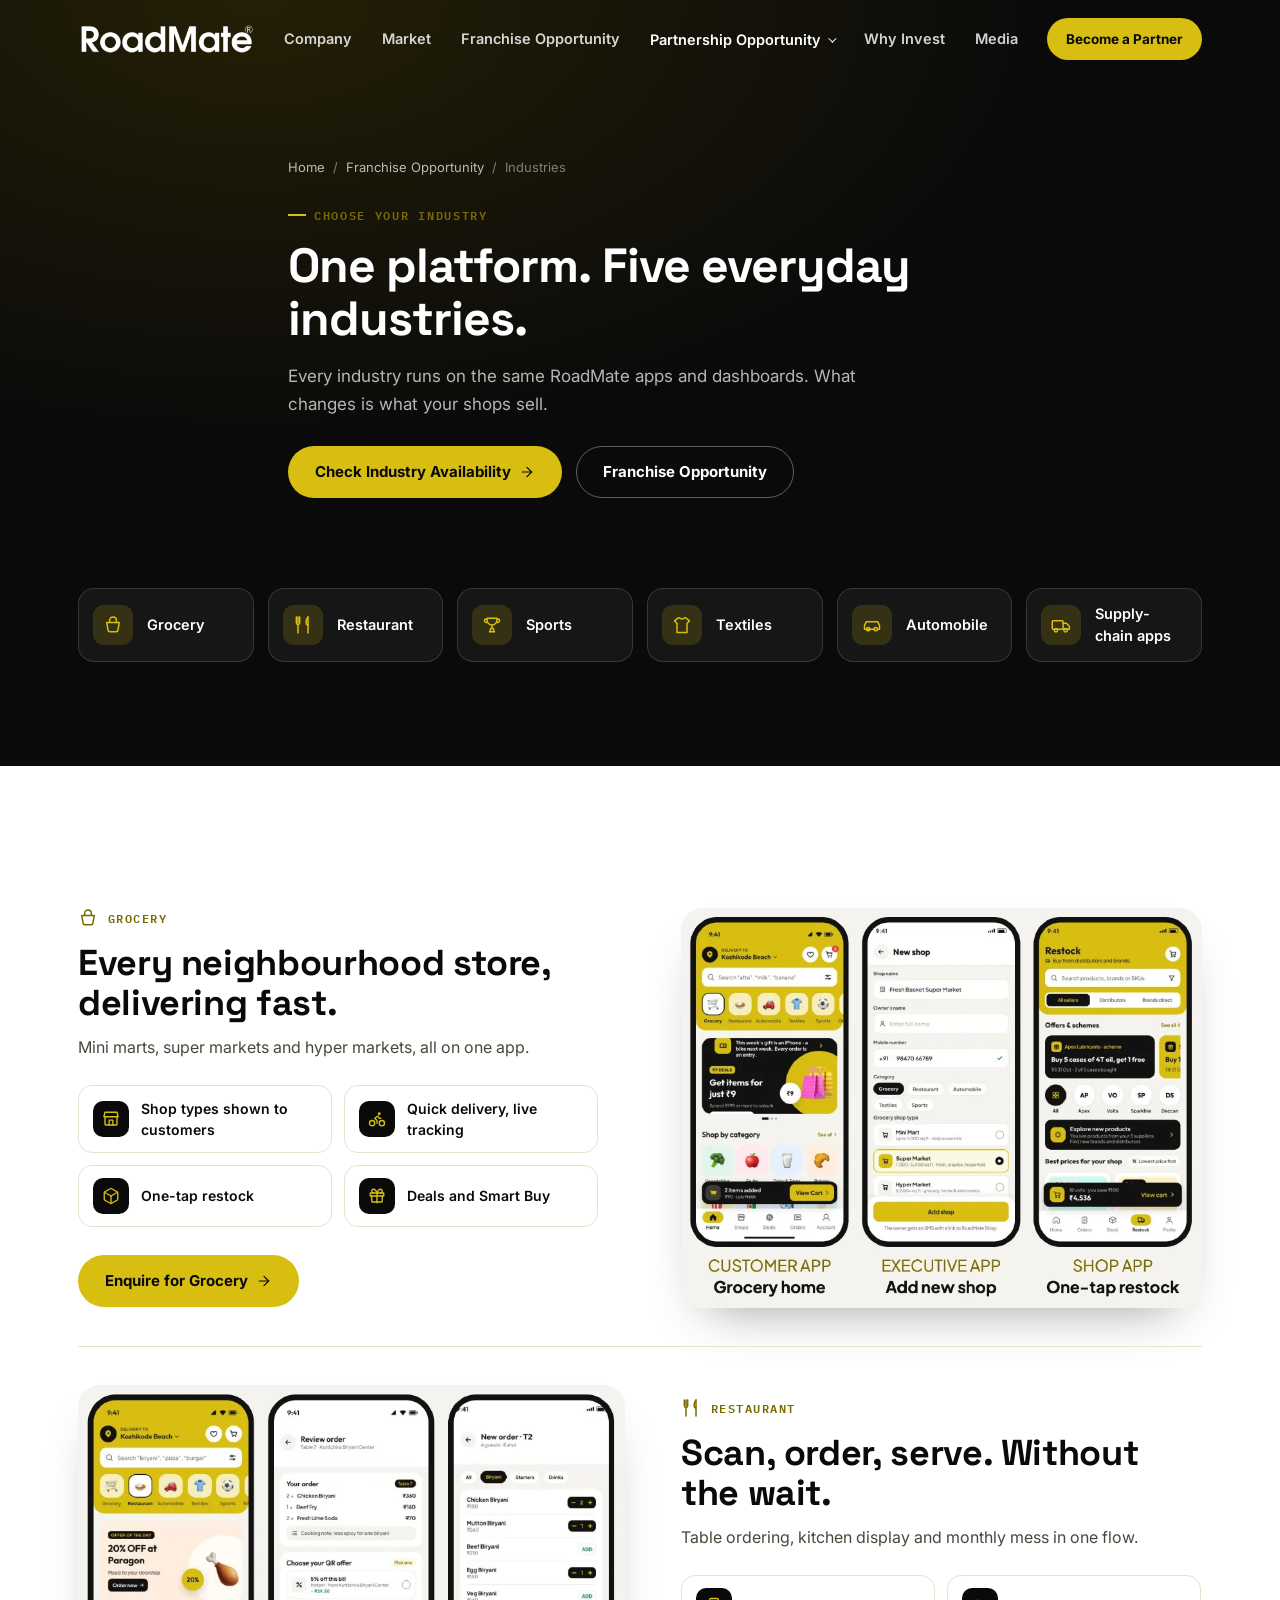
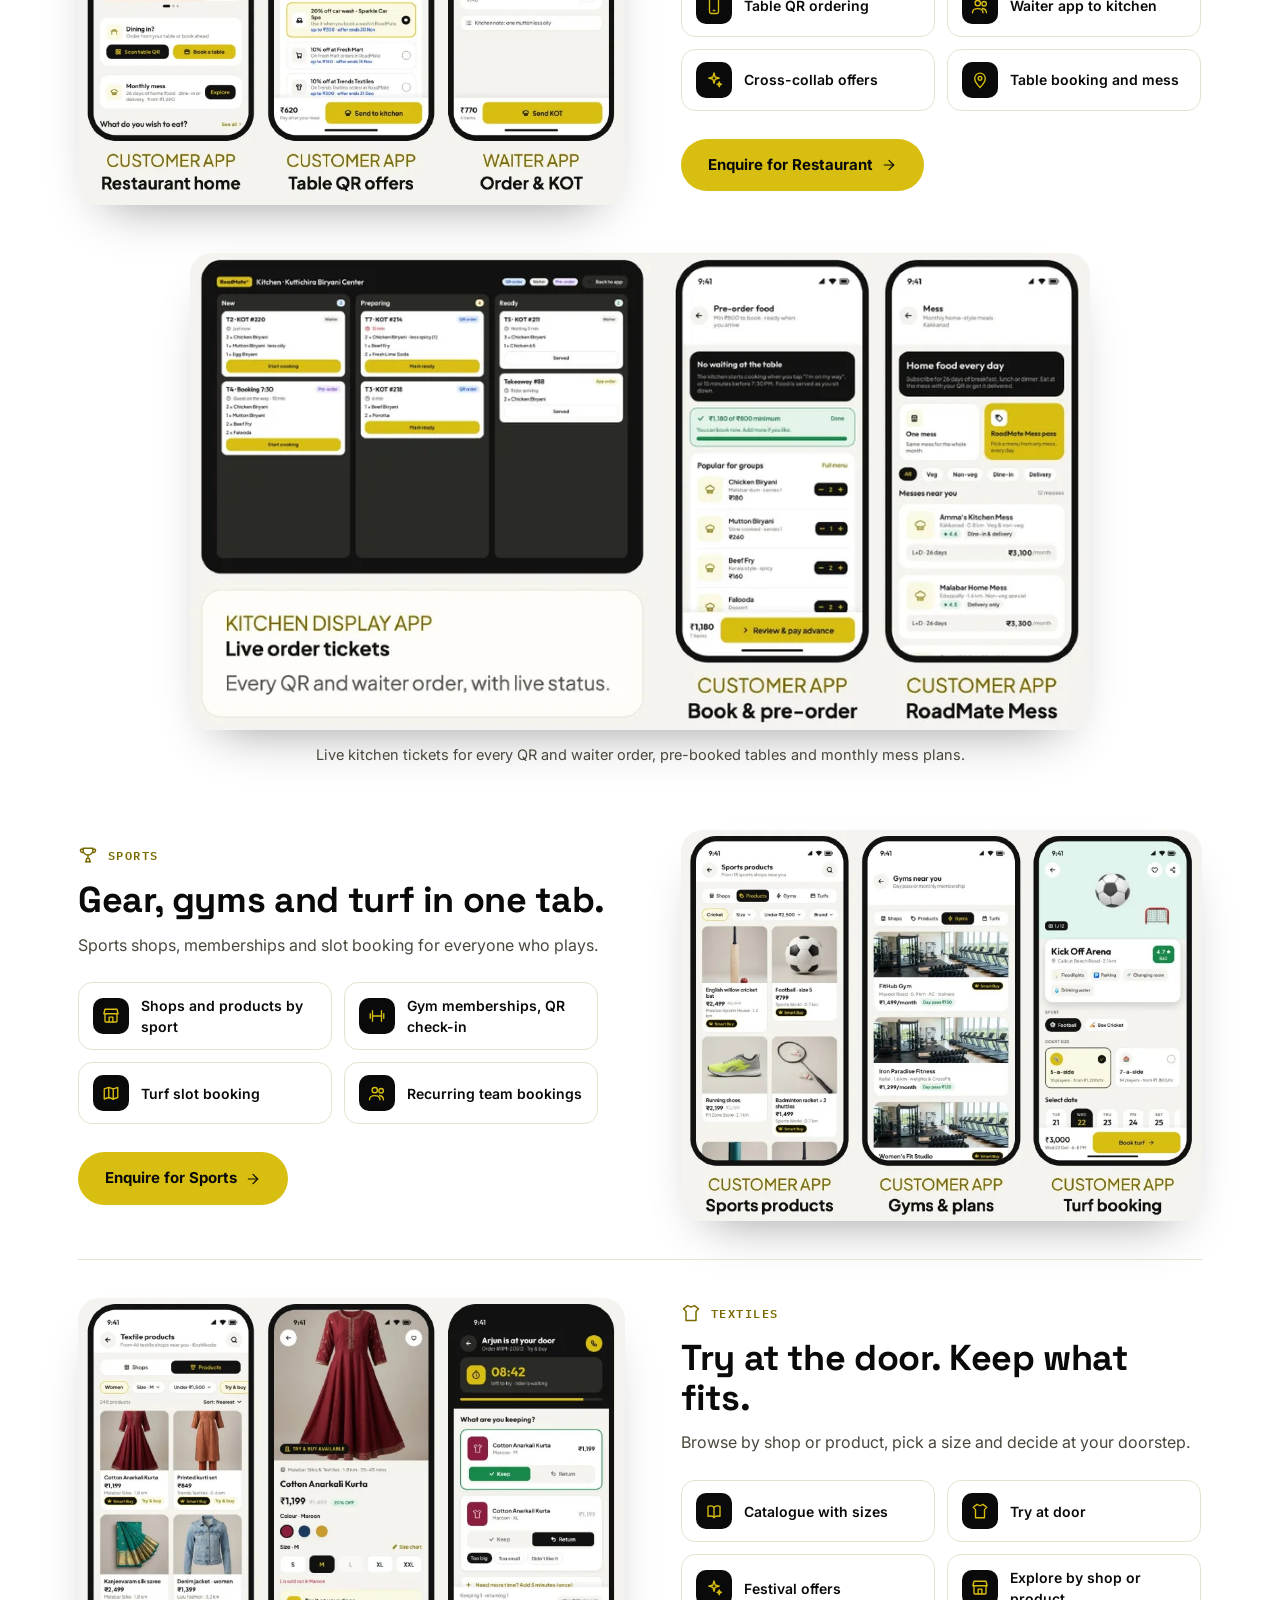
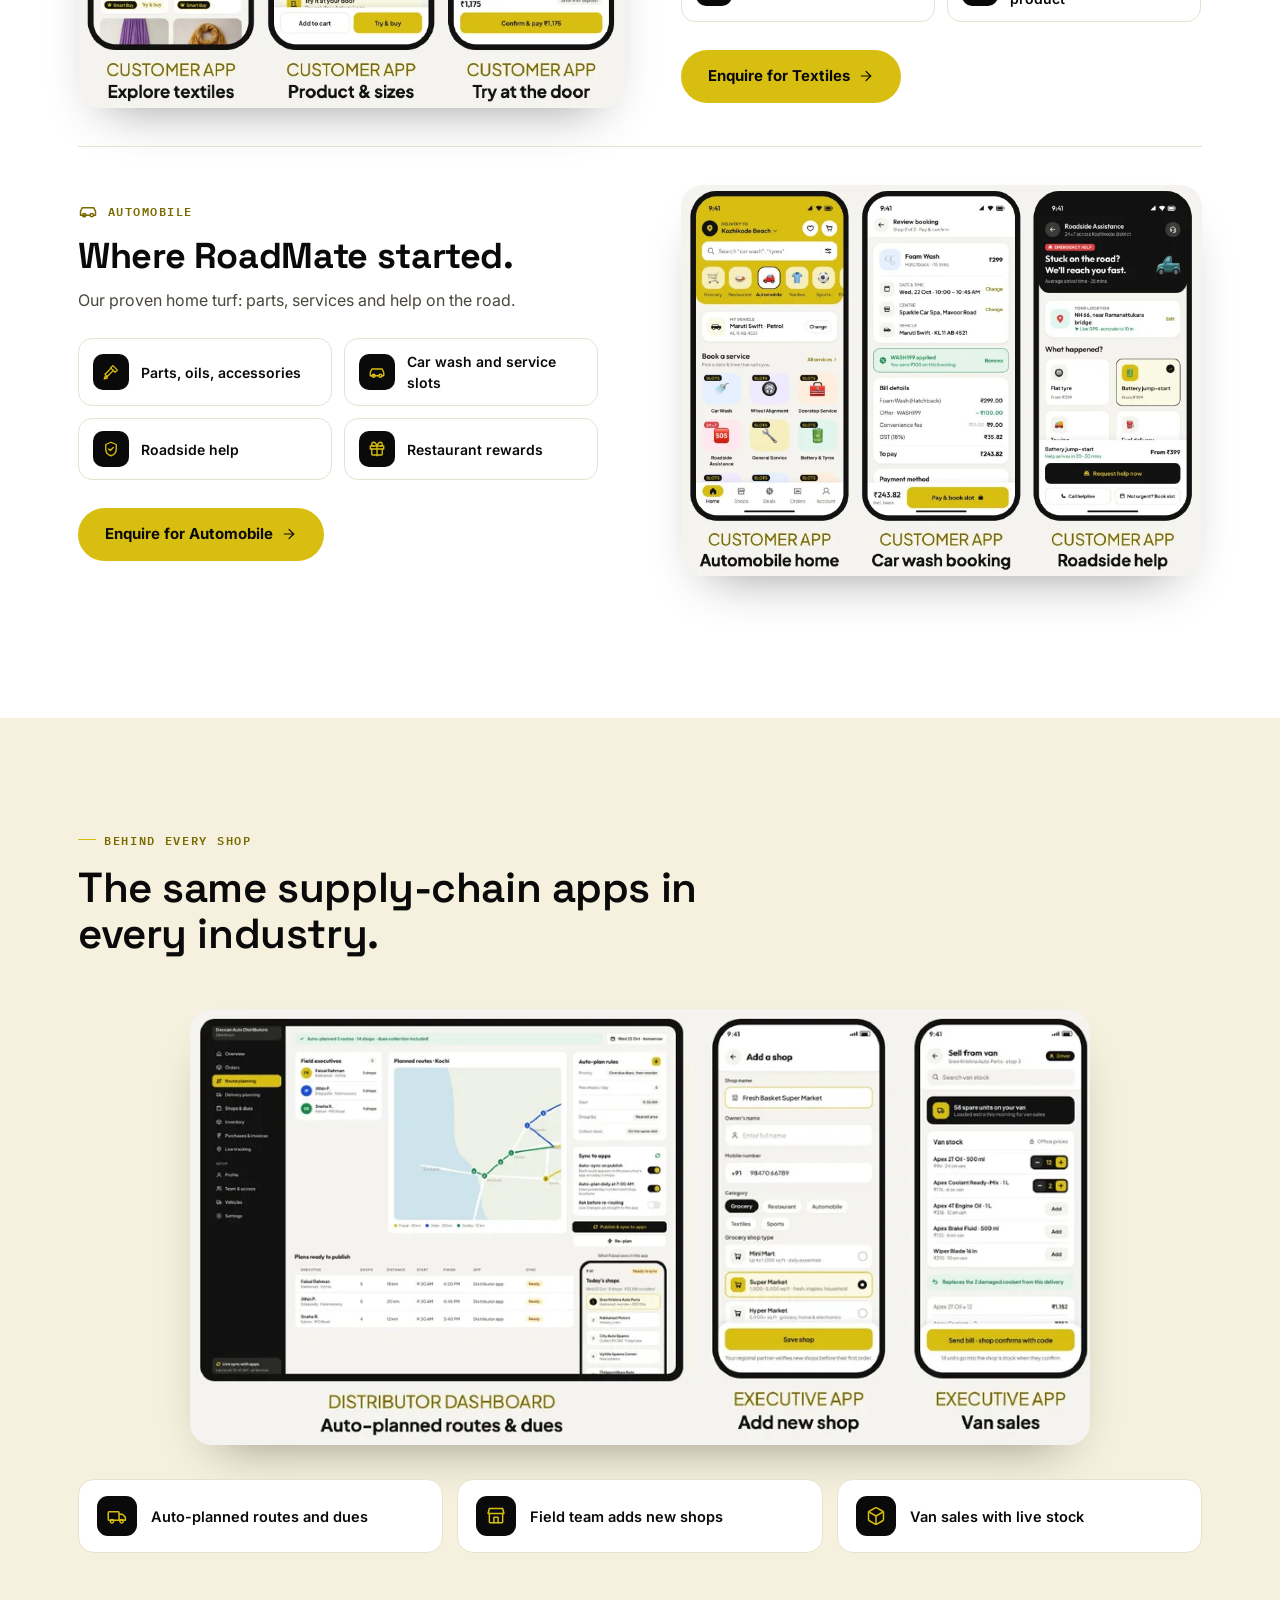
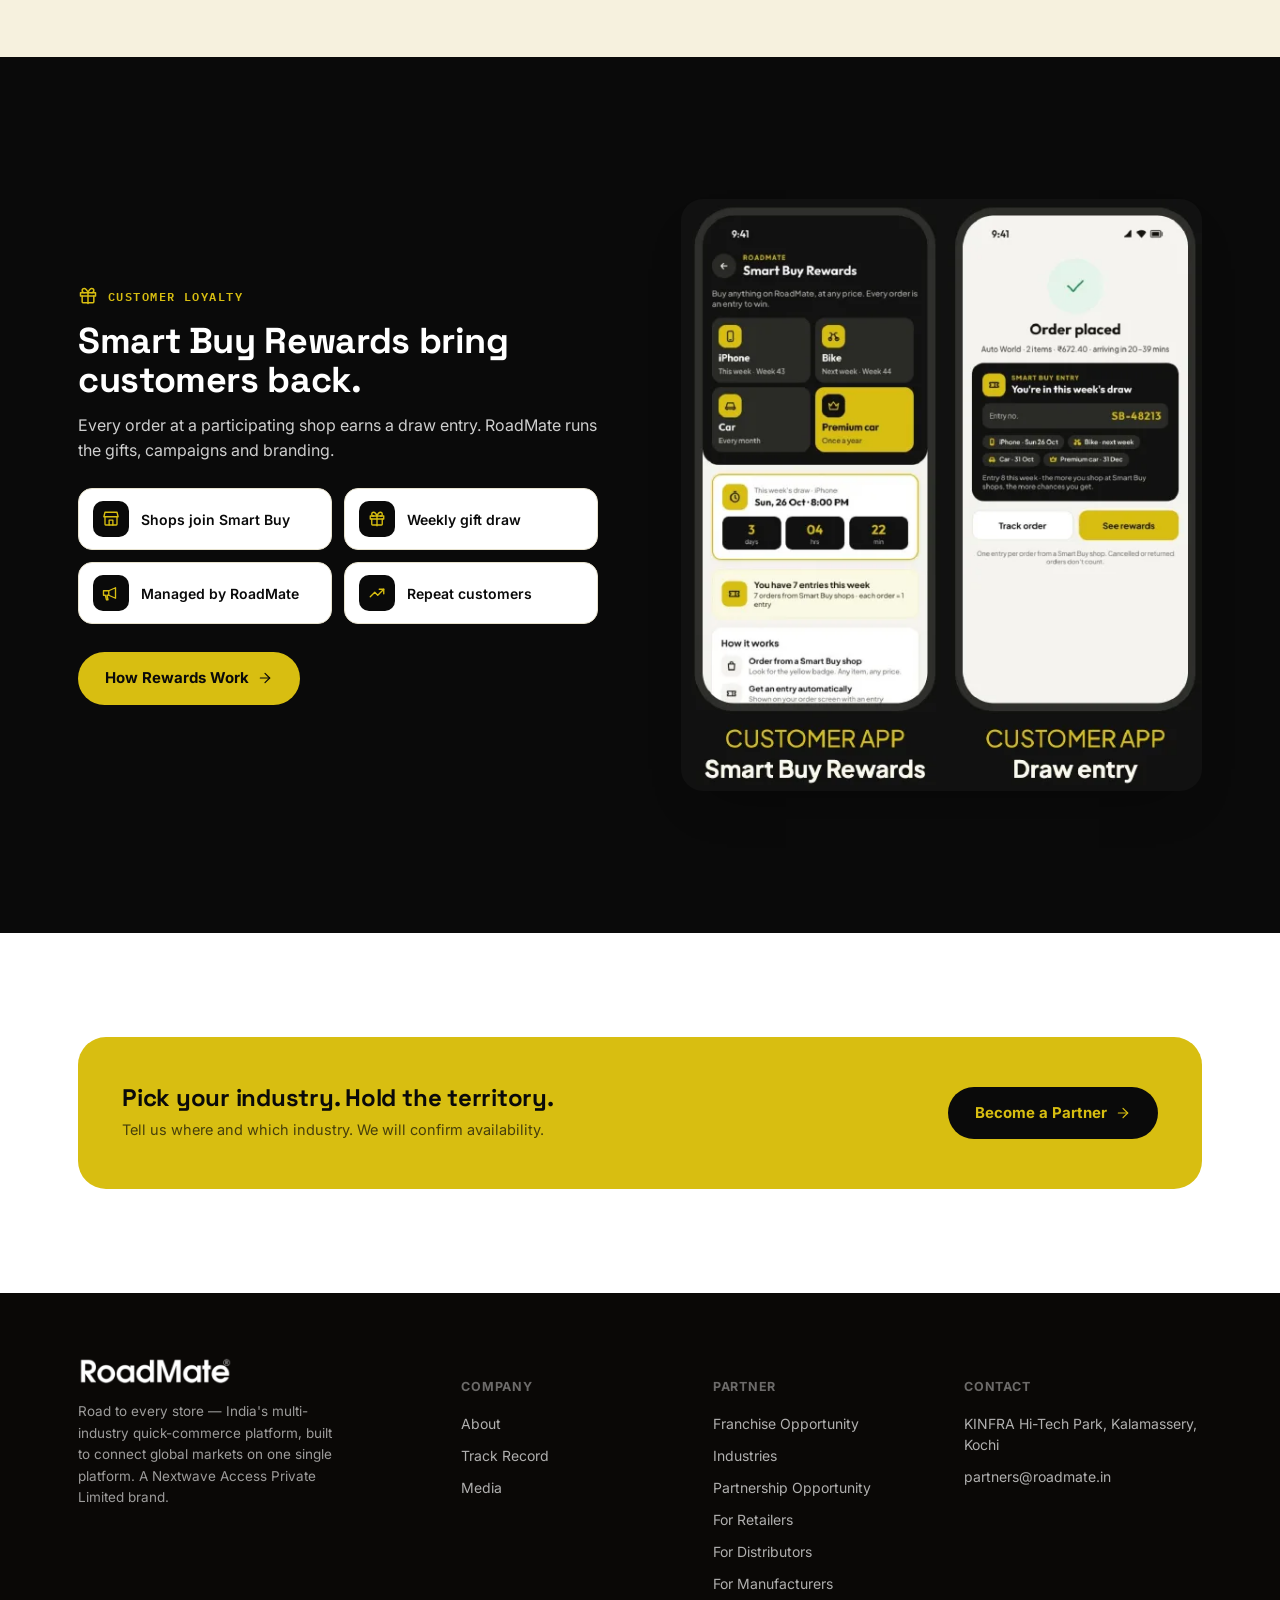
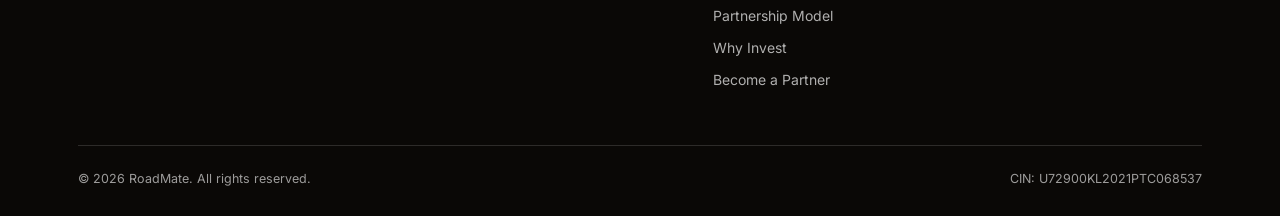
<file: industries.html>
<!DOCTYPE html>
<html lang="en-IN">
<head>
<meta charset="UTF-8">
<meta name="viewport" content="width=device-width, initial-scale=1.0">
<title>Industries | RoadMate Quick Commerce for Grocery, Restaurant, Sports, Textiles and Automobile</title>
<meta name="description" content="One RoadMate platform, five everyday industries: grocery, restaurant, sports, textiles and automobile. See the apps each industry gets.">
<meta name="robots" content="index, follow">
<meta property="og:type" content="website">
<meta property="og:site_name" content="RoadMate">
<meta property="og:title" content="Industries | RoadMate Quick Commerce for Grocery, Restaurant, Sports, Textiles and Automobile">
<meta property="og:description" content="One RoadMate platform, five everyday industries: grocery, restaurant, sports, textiles and automobile. See the apps each industry gets.">
<meta property="og:locale" content="en_IN">
<link rel="icon" href="/favicon.ico" sizes="48x48">
<link rel="icon" type="image/png" sizes="96x96" href="/favicon-96x96.png">
<link rel="apple-touch-icon" href="/apple-touch-icon.png">
<link rel="manifest" href="/site.webmanifest">
<meta name="theme-color" content="#D8BE11">
<link rel="preconnect" href="https://fonts.googleapis.com">
<link rel="preconnect" href="https://fonts.gstatic.com" crossorigin>
<link href="https://fonts.googleapis.com/css2?family=Space+Grotesk:wght@500;600;700&family=Inter:wght@400;500;600;700&family=IBM+Plex+Mono:wght@500;600&display=swap" rel="stylesheet">
<link rel="stylesheet" href="assets/style.css">
<link rel="stylesheet" href="assets/extra.css">
<link rel="stylesheet" href="assets/biz.css">
</head>
<body>

<header class="site-header" id="siteHeader">
  <div class="wrap">
    <a href="index.html" class="logo" aria-label="RoadMate — home">
      <img class="logo-img logo-img--white" src="assets/logo.png" alt="RoadMate">
      <img class="logo-img logo-img--black" src="assets/logo.png" alt="RoadMate">
    </a>
    <nav class="nav-links">
      <a href="about.html">Company</a>
      <a href="opportunity.html">Market</a>
      <a href="franchise-opportunity.html">Franchise Opportunity</a>
      <div class="nav-dd">
        <button class="nav-dd-btn active" type="button" aria-haspopup="true">Partnership Opportunity</button>
        <div class="nav-dd-menu">
          <a href="partnership-opportunity.html">Overview</a>
          <a href="retailers.html">Retailers</a>
          <a href="distributors.html">Distributors</a>
          <a href="manufacturers.html">Manufacturers</a>
        </div>
      </div>
      <a href="why-invest.html">Why Invest</a>
      <a href="media.html">Media</a>
    </nav>
    <div class="nav-cta">
      <a href="enquire.html" class="btn btn-primary btn-sm">Become a Partner</a>
      <button class="nav-toggle" id="navToggle" aria-label="Open menu" aria-expanded="false">
        <svg width="24" height="24" viewBox="0 0 24 24" fill="none"><path d="M4 7H20M4 12H20M4 17H20" stroke="currentColor" stroke-width="2" stroke-linecap="round"/></svg>
      </button>
    </div>
  </div>
</header>

<div class="mobile-menu" id="mobileMenu">
  <a href="about.html">Company</a>
  <a href="opportunity.html">Market</a>
  <a href="franchise-opportunity.html">Franchise Opportunity</a>
  <a href="industries.html">Industries</a>
  <a href="partnership-opportunity.html">Partnership Opportunity</a>
  <a href="retailers.html">Retailers</a>
  <a href="distributors.html">Distributors</a>
  <a href="manufacturers.html">Manufacturers</a>
  <a href="why-invest.html">Why Invest</a>
  <a href="media.html">Media</a>
  <a href="enquire.html" class="btn btn-primary">Become a Partner</a>
</div>

<section class="page-hero">
  <div class="wrap">
    <div class="breadcrumb"><a href="index.html">Home</a> <span>/</span> <a href="franchise-opportunity.html">Franchise Opportunity</a> <span>/</span> <span>Industries</span></div>
    <div class="eyebrow">Choose Your Industry</div>
    <h1>One platform. Five everyday industries.</h1>
    <p>Every industry runs on the same RoadMate apps and dashboards. What changes is what your shops sell.</p>
    <div class="hero-actions-row">
      <a href="enquire.html" class="btn btn-primary">Check Industry Availability <svg class="icon "><use href="assets/sprite.svg#ic-arrow-right"></use></svg></a>
      <a href="franchise-opportunity.html" class="btn btn-ghost-dark">Franchise Opportunity</a>
    </div>
  </div>
</section>

<section class="section bg-dark" style="padding-top:20px;">
  <div class="wrap">
    <div class="rev-grid ind-tabs reveal">
      <a class="rev-chip" href="#grocery"><span class="ic"><svg class="icon "><use href="assets/sprite.svg#ic-shopping-basket"></use></svg></span>Grocery</a>
      <a class="rev-chip" href="#restaurant"><span class="ic"><svg class="icon "><use href="assets/sprite.svg#ic-utensils"></use></svg></span>Restaurant</a>
      <a class="rev-chip" href="#sports"><span class="ic"><svg class="icon "><use href="assets/sprite.svg#ic-trophy"></use></svg></span>Sports</a>
      <a class="rev-chip" href="#textiles"><span class="ic"><svg class="icon "><use href="assets/sprite.svg#ic-shirt"></use></svg></span>Textiles</a>
      <a class="rev-chip" href="#automobile"><span class="ic"><svg class="icon "><use href="assets/sprite.svg#ic-car"></use></svg></span>Automobile</a>
      <a class="rev-chip" href="#supply"><span class="ic"><svg class="icon "><use href="assets/sprite.svg#ic-truck"></use></svg></span>Supply-chain apps</a>
    </div>
  </div>
</section>

<section class="section">
  <div class="wrap">
    <div class="role-row reveal" id="grocery">
      <div class="role-copy"><span class="badge"><svg class="icon "><use href="assets/sprite.svg#ic-shopping-basket"></use></svg>Grocery</span><h3>Every neighbourhood store, delivering fast.</h3><p>Mini marts, super markets and hyper markets, all on one app.</p>
        <div class="role-chips"><div class="role-chip"><span class="ic"><svg class="icon "><use href="assets/sprite.svg#ic-store"></use></svg></span>Shop types shown to customers</div><div class="role-chip"><span class="ic"><svg class="icon "><use href="assets/sprite.svg#ic-bike"></use></svg></span>Quick delivery, live tracking</div><div class="role-chip"><span class="ic"><svg class="icon "><use href="assets/sprite.svg#ic-package"></use></svg></span>One-tap restock</div><div class="role-chip"><span class="ic"><svg class="icon "><use href="assets/sprite.svg#ic-gift"></use></svg></span>Deals and Smart Buy</div></div>
        <div class="link-row"><a href="enquire.html" class="btn btn-primary">Enquire for Grocery <svg class="icon "><use href="assets/sprite.svg#ic-arrow-right"></use></svg></a></div></div>
      <div class="ind-shot"><img src="assets/shots/ind-grocery.webp" alt="RoadMate grocery customer, executive and shop app screens" width="810" height="622" loading="lazy"></div>
    </div>
    <div class="role-row flip reveal" id="restaurant">
      <div class="role-copy"><span class="badge"><svg class="icon "><use href="assets/sprite.svg#ic-utensils"></use></svg>Restaurant</span><h3>Scan, order, serve. Without the wait.</h3><p>Table ordering, kitchen display and monthly mess in one flow.</p>
        <div class="role-chips"><div class="role-chip"><span class="ic"><svg class="icon "><use href="assets/sprite.svg#ic-smartphone"></use></svg></span>Table QR ordering</div><div class="role-chip"><span class="ic"><svg class="icon "><use href="assets/sprite.svg#ic-users"></use></svg></span>Waiter app to kitchen</div><div class="role-chip"><span class="ic"><svg class="icon "><use href="assets/sprite.svg#ic-sparkles"></use></svg></span>Cross-collab offers</div><div class="role-chip"><span class="ic"><svg class="icon "><use href="assets/sprite.svg#ic-map-pin"></use></svg></span>Table booking and mess</div></div>
        <div class="link-row"><a href="enquire.html" class="btn btn-primary">Enquire for Restaurant <svg class="icon "><use href="assets/sprite.svg#ic-arrow-right"></use></svg></a></div></div>
      <div class="ind-shot"><img src="assets/shots/ind-restaurant.webp" alt="RoadMate restaurant customer and waiter app screens" width="810" height="622" loading="lazy"></div>
    </div>
    <div class="ind-wide reveal"><img src="assets/shots/ind-kitchen.webp" alt="RoadMate kitchen display, table pre-order and mess subscription screens" width="1000" height="530" loading="lazy"><p>Live kitchen tickets for every QR and waiter order, pre-booked tables and monthly mess plans.</p></div>
    <div class="role-row reveal" id="sports">
      <div class="role-copy"><span class="badge"><svg class="icon "><use href="assets/sprite.svg#ic-trophy"></use></svg>Sports</span><h3>Gear, gyms and turf in one tab.</h3><p>Sports shops, memberships and slot booking for everyone who plays.</p>
        <div class="role-chips"><div class="role-chip"><span class="ic"><svg class="icon "><use href="assets/sprite.svg#ic-store"></use></svg></span>Shops and products by sport</div><div class="role-chip"><span class="ic"><svg class="icon "><use href="assets/sprite.svg#ic-dumbbell"></use></svg></span>Gym memberships, QR check-in</div><div class="role-chip"><span class="ic"><svg class="icon "><use href="assets/sprite.svg#ic-map"></use></svg></span>Turf slot booking</div><div class="role-chip"><span class="ic"><svg class="icon "><use href="assets/sprite.svg#ic-users"></use></svg></span>Recurring team bookings</div></div>
        <div class="link-row"><a href="enquire.html" class="btn btn-primary">Enquire for Sports <svg class="icon "><use href="assets/sprite.svg#ic-arrow-right"></use></svg></a></div></div>
      <div class="ind-shot"><img src="assets/shots/ind-sports.webp" alt="RoadMate sports products, gyms and turf booking screens" width="810" height="608" loading="lazy"></div>
    </div>
    <div class="role-row flip reveal" id="textiles">
      <div class="role-copy"><span class="badge"><svg class="icon "><use href="assets/sprite.svg#ic-shirt"></use></svg>Textiles</span><h3>Try at the door. Keep what fits.</h3><p>Browse by shop or product, pick a size and decide at your doorstep.</p>
        <div class="role-chips"><div class="role-chip"><span class="ic"><svg class="icon "><use href="assets/sprite.svg#ic-book-open"></use></svg></span>Catalogue with sizes</div><div class="role-chip"><span class="ic"><svg class="icon "><use href="assets/sprite.svg#ic-shirt"></use></svg></span>Try at door</div><div class="role-chip"><span class="ic"><svg class="icon "><use href="assets/sprite.svg#ic-sparkles"></use></svg></span>Festival offers</div><div class="role-chip"><span class="ic"><svg class="icon "><use href="assets/sprite.svg#ic-store"></use></svg></span>Explore by shop or product</div></div>
        <div class="link-row"><a href="enquire.html" class="btn btn-primary">Enquire for Textiles <svg class="icon "><use href="assets/sprite.svg#ic-arrow-right"></use></svg></a></div></div>
      <div class="ind-shot"><img src="assets/shots/ind-textiles.webp" alt="RoadMate textiles browse, product and try-at-door screens" width="810" height="608" loading="lazy"></div>
    </div>
    <div class="role-row reveal" id="automobile">
      <div class="role-copy"><span class="badge"><svg class="icon "><use href="assets/sprite.svg#ic-car"></use></svg>Automobile</span><h3>Where RoadMate started.</h3><p>Our proven home turf: parts, services and help on the road.</p>
        <div class="role-chips"><div class="role-chip"><span class="ic"><svg class="icon "><use href="assets/sprite.svg#ic-hammer"></use></svg></span>Parts, oils, accessories</div><div class="role-chip"><span class="ic"><svg class="icon "><use href="assets/sprite.svg#ic-car"></use></svg></span>Car wash and service slots</div><div class="role-chip"><span class="ic"><svg class="icon "><use href="assets/sprite.svg#ic-shield-check"></use></svg></span>Roadside help</div><div class="role-chip"><span class="ic"><svg class="icon "><use href="assets/sprite.svg#ic-gift"></use></svg></span>Restaurant rewards</div></div>
        <div class="link-row"><a href="enquire.html" class="btn btn-primary">Enquire for Automobile <svg class="icon "><use href="assets/sprite.svg#ic-arrow-right"></use></svg></a></div></div>
      <div class="ind-shot"><img src="assets/shots/ind-auto.webp" alt="RoadMate automobile home, car wash and roadside help screens" width="810" height="608" loading="lazy"></div>
    </div>
  </div>
</section>

<section class="section bg-tint" id="supply">
  <div class="wrap">
    <div class="section-head reveal"><div class="eyebrow">Behind Every Shop</div><h2>The same supply-chain apps in every industry.</h2></div>
    <div class="ind-wide reveal"><img src="assets/shots/ind-supply.webp" alt="RoadMate distributor dashboard and executive app screens" width="1000" height="485" loading="lazy"></div>
    <div class="rev-grid reveal">
      <div class="rev-chip light"><span class="ic"><svg class="icon "><use href="assets/sprite.svg#ic-truck"></use></svg></span>Auto-planned routes and dues</div>
      <div class="rev-chip light"><span class="ic"><svg class="icon "><use href="assets/sprite.svg#ic-store"></use></svg></span>Field team adds new shops</div>
      <div class="rev-chip light"><span class="ic"><svg class="icon "><use href="assets/sprite.svg#ic-package"></use></svg></span>Van sales with live stock</div>
    </div>
  </div>
</section>

<section class="section bg-dark" id="smartbuy">
  <div class="wrap">
    <div class="role-row reveal">
      <div class="role-copy on-dark"><span class="badge"><svg class="icon "><use href="assets/sprite.svg#ic-gift"></use></svg>Customer loyalty</span><h3>Smart Buy Rewards bring customers back.</h3><p>Every order at a participating shop earns a draw entry. RoadMate runs the gifts, campaigns and branding.</p>
        <div class="role-chips"><div class="role-chip"><span class="ic"><svg class="icon "><use href="assets/sprite.svg#ic-store"></use></svg></span>Shops join Smart Buy</div><div class="role-chip"><span class="ic"><svg class="icon "><use href="assets/sprite.svg#ic-gift"></use></svg></span>Weekly gift draw</div><div class="role-chip"><span class="ic"><svg class="icon "><use href="assets/sprite.svg#ic-megaphone"></use></svg></span>Managed by RoadMate</div><div class="role-chip"><span class="ic"><svg class="icon "><use href="assets/sprite.svg#ic-trending-up"></use></svg></span>Repeat customers</div></div>
        <div class="link-row"><a href="why-invest.html#rewards" class="btn btn-primary">How Rewards Work <svg class="icon "><use href="assets/sprite.svg#ic-arrow-right"></use></svg></a></div></div>
      <div class="ind-shot"><img src="assets/shots/smartbuy.webp" alt="RoadMate Smart Buy Rewards and draw entry screens" width="555" height="630" loading="lazy"></div>
    </div>
  </div>
</section>

<section class="section">
  <div class="wrap">
    <div class="cta-band reveal">
      <div><h3>Pick your industry. Hold the territory.</h3><p>Tell us where and which industry. We will confirm availability.</p></div>
      <a href="enquire.html" class="btn btn-primary">Become a Partner <svg class="icon "><use href="assets/sprite.svg#ic-arrow-right"></use></svg></a>
    </div>
  </div>
</section>

<footer>
  <div class="wrap">
    <div class="foot-grid">
      <div>
        <div class="foot-logo">
          <img class="logo-img" style="height:28px;width:auto;" src="assets/logo.png" alt="RoadMate">
        </div>
        <p class="foot-tag">Road to every store — India's multi-industry quick-commerce platform, built to connect global markets on one single platform. A Nextwave Access Private Limited brand.</p>
      </div>
      <div class="foot-col">
        <h5>Company</h5>
        <a href="about.html">About</a>
        <a href="about.html#journey">Track Record</a>
        <a href="media.html">Media</a>
      </div>
      <div class="foot-col">
        <h5>Partner</h5>
        <a href="franchise-opportunity.html">Franchise Opportunity</a>
        <a href="industries.html">Industries</a>
        <a href="partnership-opportunity.html">Partnership Opportunity</a>
        <a href="retailers.html">For Retailers</a>
        <a href="distributors.html">For Distributors</a>
        <a href="manufacturers.html">For Manufacturers</a>
        <a href="partnership.html">Partnership Model</a>
        <a href="why-invest.html">Why Invest</a>
        <a href="enquire.html">Become a Partner</a>
      </div>
      <div class="foot-col">
        <h5>Contact</h5>
        <li>KINFRA Hi-Tech Park, Kalamassery, Kochi</li>
        <a href="mailto:partners@roadmate.in">partners@roadmate.in</a>
      </div>
    </div>
    <div class="foot-bottom">
      <span>&copy; 2026 RoadMate. All rights reserved.</span>
      <span>CIN: U72900KL2021PTC068537</span>
    </div>
  </div>
</footer>
<script src="assets/script.js"></script>
</body>
</html>
</file>
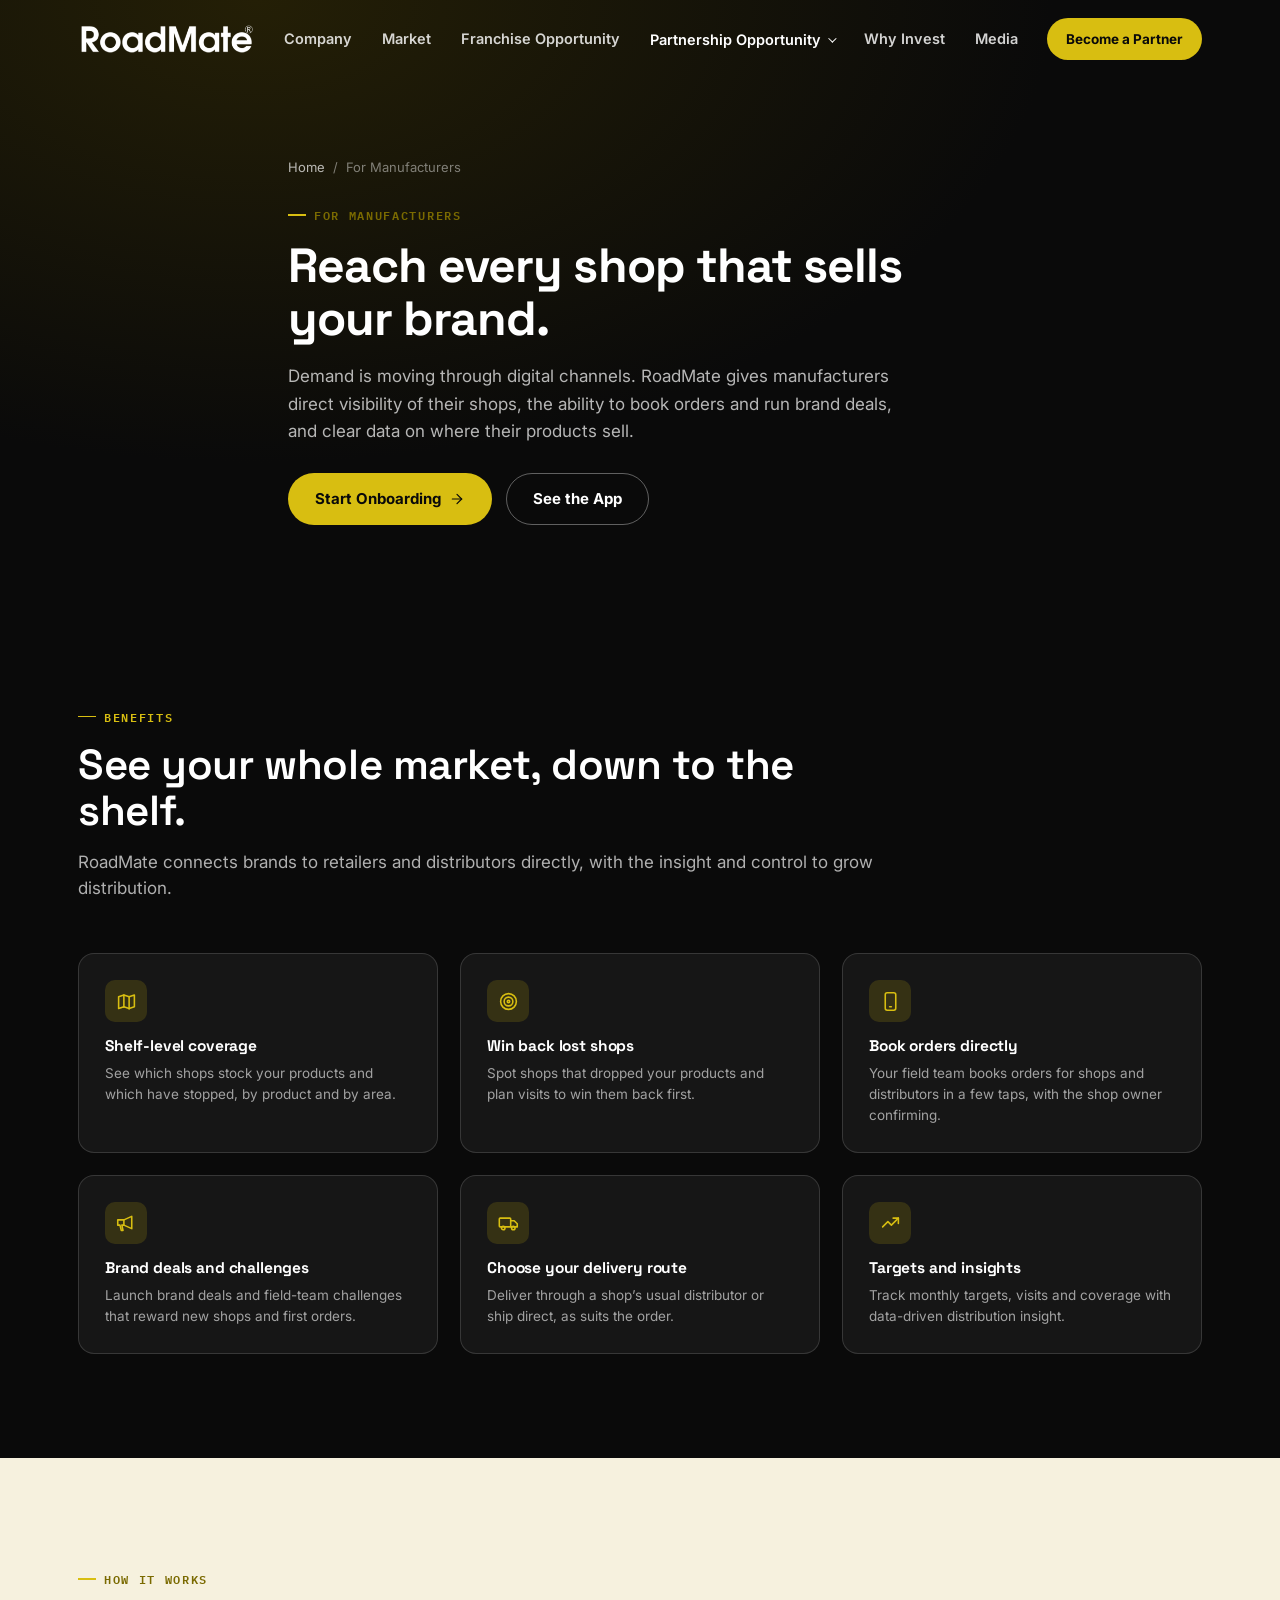
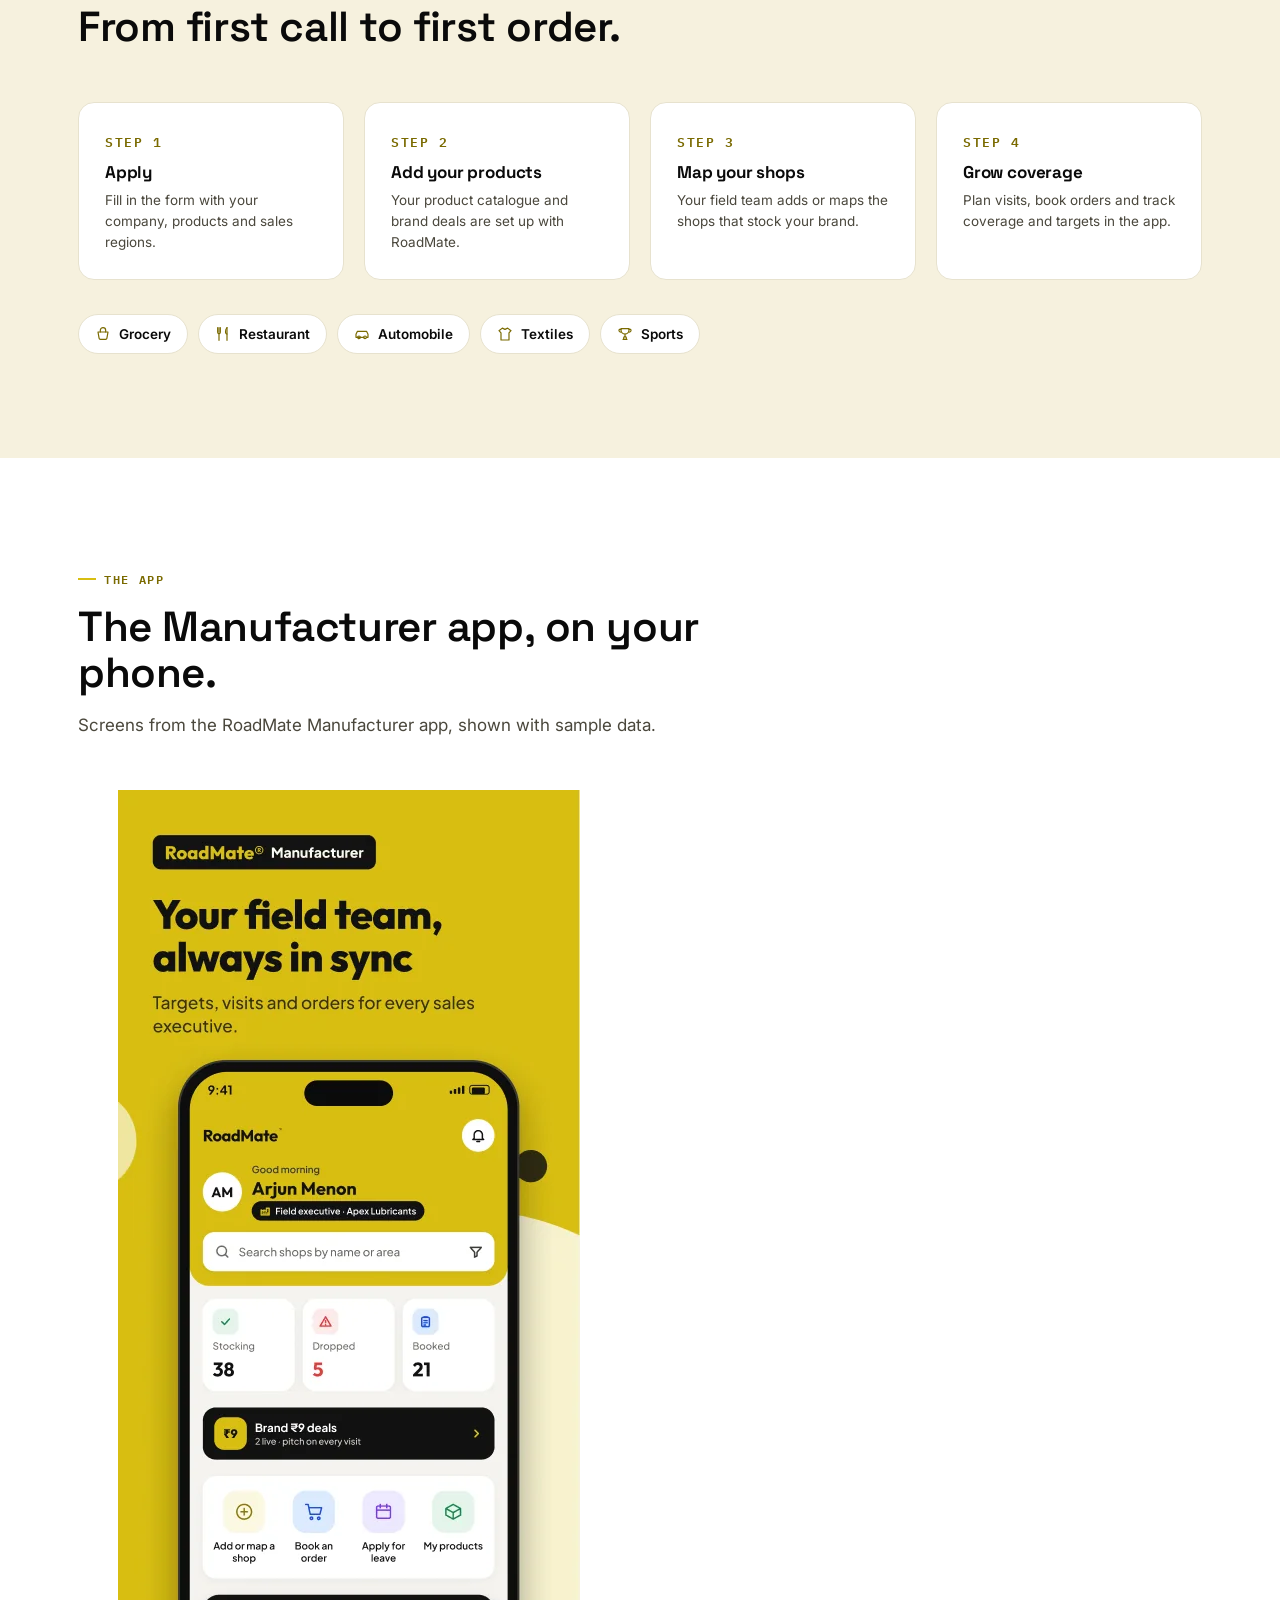
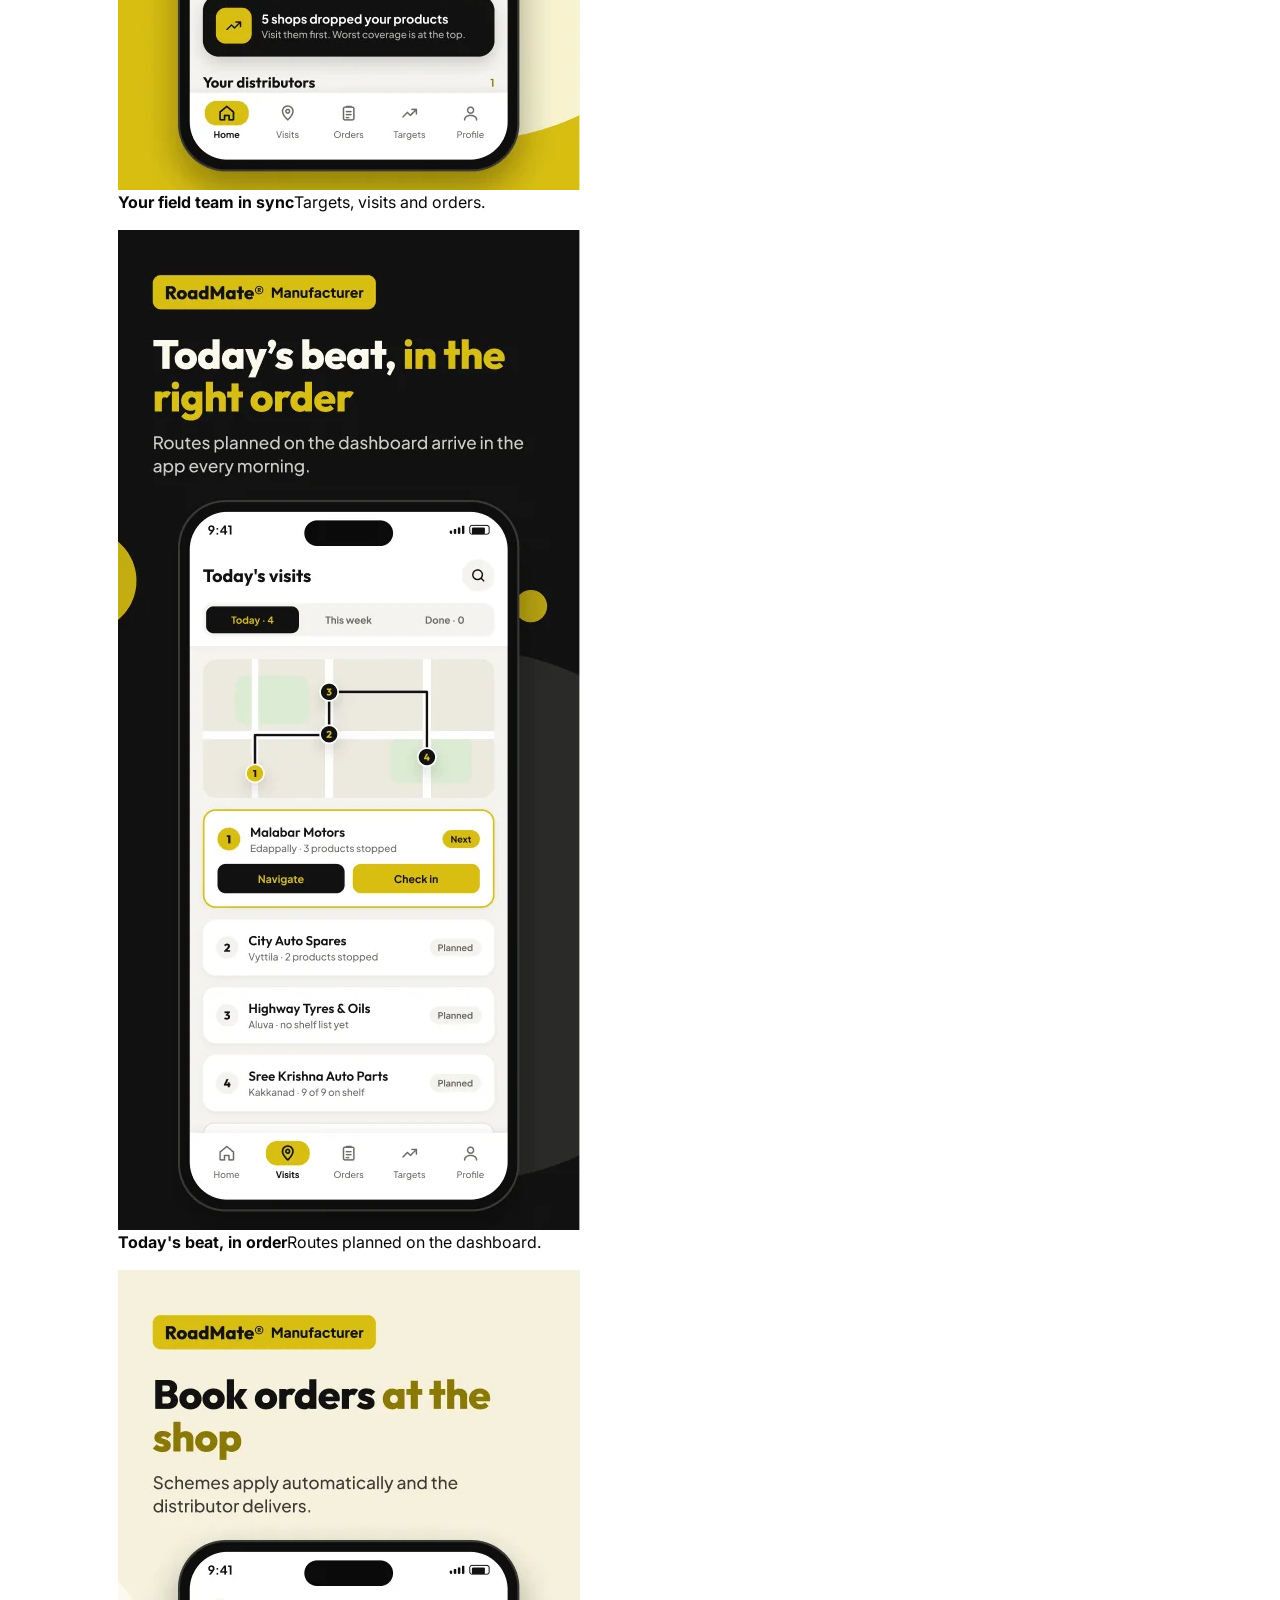
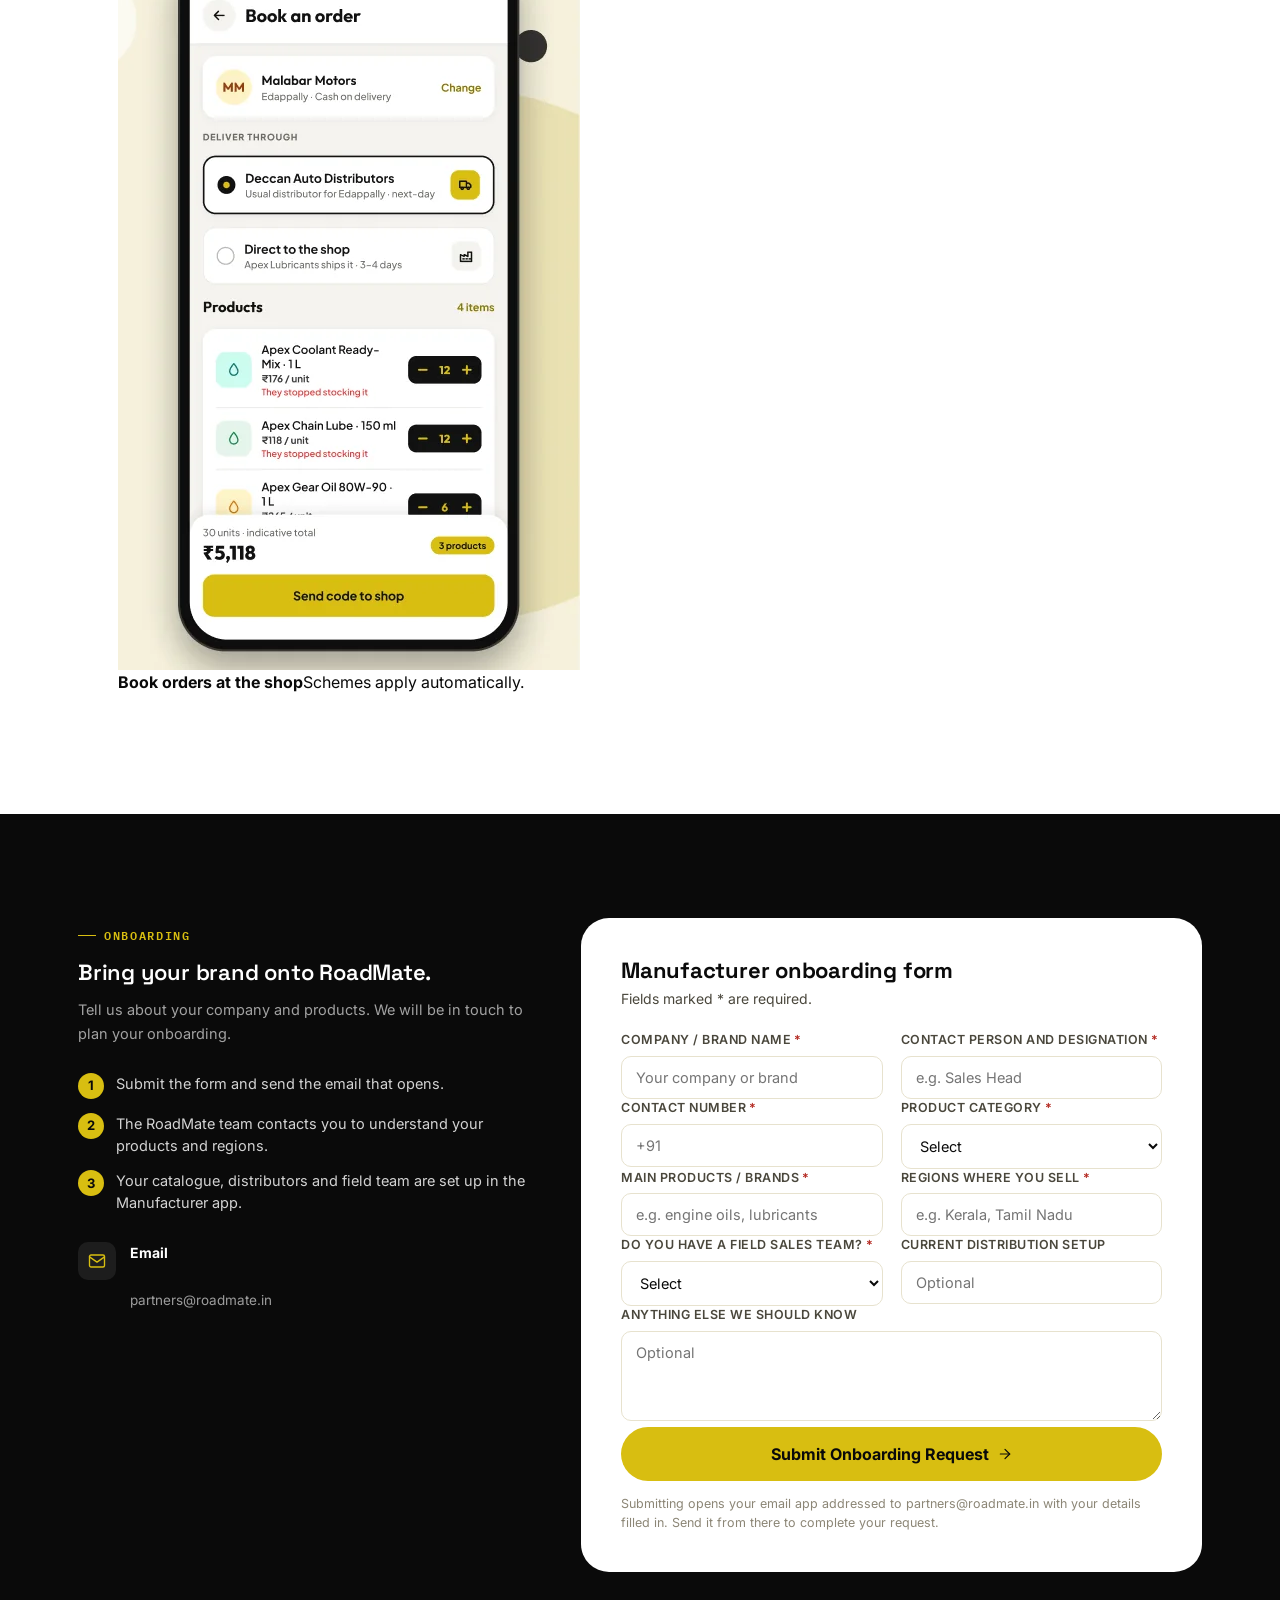
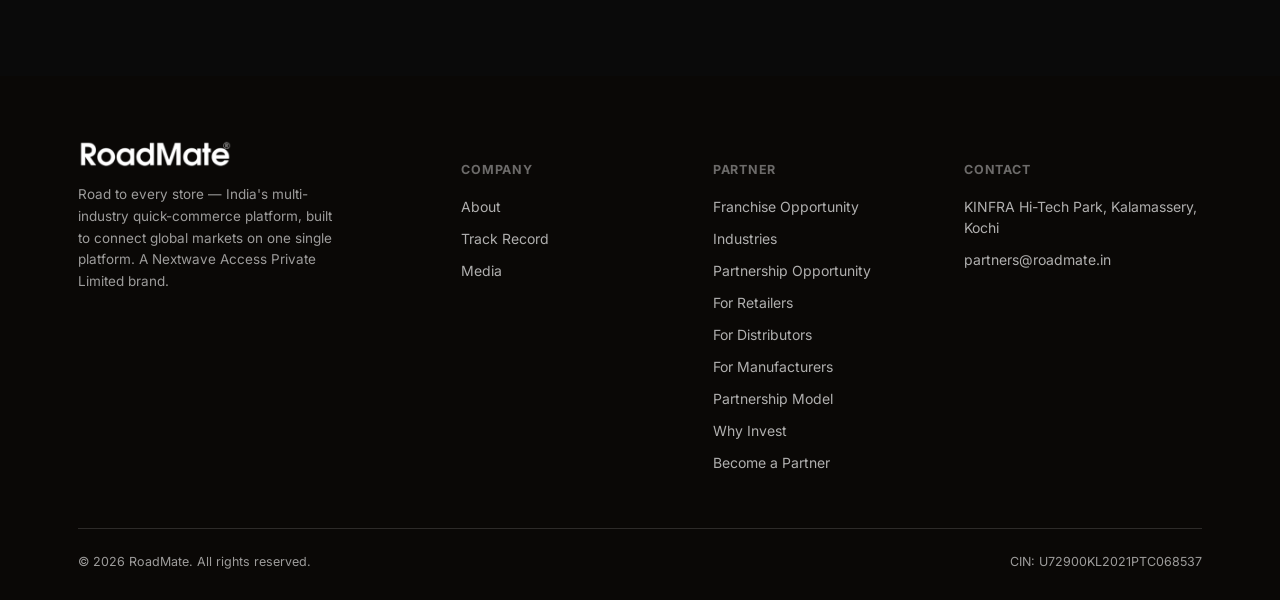
<file: manufacturers.html>
<!DOCTYPE html>
<html lang="en-IN">
<head>
<meta charset="UTF-8">
<meta name="viewport" content="width=device-width, initial-scale=1.0">
<title>For Manufacturers | Direct Reach to Shops and Customers with RoadMate</title>
<meta name="description" content="Know which shops stock your products and reach them directly. RoadMate gives manufacturers coverage insights, order booking and brand deals, with a simple onboarding form.">
<meta name="robots" content="index, follow">
<meta property="og:type" content="website">
<meta property="og:site_name" content="RoadMate">
<meta property="og:title" content="For Manufacturers | Direct Reach to Shops and Customers with RoadMate">
<meta property="og:description" content="Know which shops stock your products and reach them directly. RoadMate gives manufacturers coverage insights, order booking and brand deals, with a simple onboarding form.">
<meta property="og:locale" content="en_IN">
<link rel="icon" href="/favicon.ico" sizes="48x48">
<link rel="icon" type="image/png" sizes="96x96" href="/favicon-96x96.png">
<link rel="apple-touch-icon" href="/apple-touch-icon.png">
<link rel="manifest" href="/site.webmanifest">
<meta name="theme-color" content="#D8BE11">
<link rel="preconnect" href="https://fonts.googleapis.com">
<link rel="preconnect" href="https://fonts.gstatic.com" crossorigin>
<link href="https://fonts.googleapis.com/css2?family=Space+Grotesk:wght@500;600;700&family=Inter:wght@400;500;600;700&family=IBM+Plex+Mono:wght@500;600&display=swap" rel="stylesheet">
<link rel="stylesheet" href="assets/style.css">
<link rel="stylesheet" href="assets/extra.css">
</head>
<body>

<header class="site-header" id="siteHeader">
  <div class="wrap">
    <a href="index.html" class="logo" aria-label="RoadMate — home">
      <img class="logo-img logo-img--white" src="assets/logo.png" alt="RoadMate">
      <img class="logo-img logo-img--black" src="assets/logo.png" alt="RoadMate">
    </a>
    <nav class="nav-links">
      <a href="about.html">Company</a>
      <a href="opportunity.html">Market</a>
      <a href="franchise-opportunity.html">Franchise Opportunity</a>
      <div class="nav-dd">
        <button class="nav-dd-btn active" type="button" aria-haspopup="true">Partnership Opportunity</button>
        <div class="nav-dd-menu">
          <a href="partnership-opportunity.html">Overview</a>
          <a href="retailers.html">Retailers</a>
          <a href="distributors.html">Distributors</a>
          <a href="manufacturers.html">Manufacturers</a>
        </div>
      </div>
      <a href="why-invest.html">Why Invest</a>
      <a href="media.html">Media</a>
    </nav>
    <div class="nav-cta">
      <a href="enquire.html" class="btn btn-primary btn-sm">Become a Partner</a>
      <button class="nav-toggle" id="navToggle" aria-label="Open menu" aria-expanded="false">
        <svg width="24" height="24" viewBox="0 0 24 24" fill="none"><path d="M4 7H20M4 12H20M4 17H20" stroke="currentColor" stroke-width="2" stroke-linecap="round"/></svg>
      </button>
    </div>
  </div>
</header>

<div class="mobile-menu" id="mobileMenu">
  <a href="about.html">Company</a>
  <a href="opportunity.html">Market</a>
  <a href="franchise-opportunity.html">Franchise Opportunity</a>
  <a href="industries.html">Industries</a>
  <a href="partnership-opportunity.html">Partnership Opportunity</a>
  <a href="retailers.html">Retailers</a>
  <a href="distributors.html">Distributors</a>
  <a href="manufacturers.html">Manufacturers</a>
  <a href="why-invest.html">Why Invest</a>
  <a href="media.html">Media</a>
  <a href="enquire.html" class="btn btn-primary">Become a Partner</a>
</div>

<section class="page-hero">
  <div class="wrap">
    <div class="breadcrumb"><a href="index.html">Home</a> <span>/</span> <span>For Manufacturers</span></div>
    <div class="eyebrow">For Manufacturers</div>
    <h1>Reach every shop that sells your brand.</h1>
    <p>Demand is moving through digital channels. RoadMate gives manufacturers direct visibility of their shops, the ability to book orders and run brand deals, and clear data on where their products sell.</p>
    <div class="hero-actions-row">
      <a href="#onboard" class="btn btn-primary">Start Onboarding <svg class="icon"><use href="assets/sprite.svg#ic-arrow-right"></use></svg></a>
      <a href="#screens" class="btn btn-ghost-dark">See the App</a>
    </div>
  </div>
</section>

<section class="section bg-dark" id="benefits">
  <div class="wrap">
    <div class="section-head on-dark wide reveal">
      <div class="eyebrow">Benefits</div>
      <h2>See your whole market, down to the shelf.</h2>
      <p>RoadMate connects brands to retailers and distributors directly, with the insight and control to grow distribution.</p>
    </div>
    <div class="why-grid reveal">
      <div class="why-card"><span class="ic"><svg class="icon"><use href="assets/sprite.svg#ic-map"></use></svg></span><h4>Shelf-level coverage</h4><p>See which shops stock your products and which have stopped, by product and by area.</p></div>
      <div class="why-card"><span class="ic"><svg class="icon"><use href="assets/sprite.svg#ic-target"></use></svg></span><h4>Win back lost shops</h4><p>Spot shops that dropped your products and plan visits to win them back first.</p></div>
      <div class="why-card"><span class="ic"><svg class="icon"><use href="assets/sprite.svg#ic-smartphone"></use></svg></span><h4>Book orders directly</h4><p>Your field team books orders for shops and distributors in a few taps, with the shop owner confirming.</p></div>
      <div class="why-card"><span class="ic"><svg class="icon"><use href="assets/sprite.svg#ic-megaphone"></use></svg></span><h4>Brand deals and challenges</h4><p>Launch brand deals and field-team challenges that reward new shops and first orders.</p></div>
      <div class="why-card"><span class="ic"><svg class="icon"><use href="assets/sprite.svg#ic-truck"></use></svg></span><h4>Choose your delivery route</h4><p>Deliver through a shop’s usual distributor or ship direct, as suits the order.</p></div>
      <div class="why-card"><span class="ic"><svg class="icon"><use href="assets/sprite.svg#ic-trending-up"></use></svg></span><h4>Targets and insights</h4><p>Track monthly targets, visits and coverage with data-driven distribution insight.</p></div>
    </div>
  </div>
</section>

<section class="section bg-tint" id="how">
  <div class="wrap">
    <div class="section-head reveal">
      <div class="eyebrow">How It Works</div>
      <h2>From first call to first order.</h2>
    </div>
    <div class="steps reveal">
      <div class="step"><span class="n">STEP 1</span><h4>Apply</h4><p>Fill in the form with your company, products and sales regions.</p></div>
      <div class="step"><span class="n">STEP 2</span><h4>Add your products</h4><p>Your product catalogue and brand deals are set up with RoadMate.</p></div>
      <div class="step"><span class="n">STEP 3</span><h4>Map your shops</h4><p>Your field team adds or maps the shops that stock your brand.</p></div>
      <div class="step"><span class="n">STEP 4</span><h4>Grow coverage</h4><p>Plan visits, book orders and track coverage and targets in the app.</p></div>
    </div>
    <div class="cat-row reveal" style="margin-top:34px;"><span class="cat-chip"><svg class="icon"><use href="assets/sprite.svg#ic-shopping-basket"></use></svg>Grocery</span><span class="cat-chip"><svg class="icon"><use href="assets/sprite.svg#ic-utensils"></use></svg>Restaurant</span><span class="cat-chip"><svg class="icon"><use href="assets/sprite.svg#ic-car"></use></svg>Automobile</span><span class="cat-chip"><svg class="icon"><use href="assets/sprite.svg#ic-shirt"></use></svg>Textiles</span><span class="cat-chip"><svg class="icon"><use href="assets/sprite.svg#ic-trophy"></use></svg>Sports</span></div>
  </div>
</section>

<section class="section" id="screens">
  <div class="wrap">
    <div class="section-head reveal">
      <div class="eyebrow">The App</div>
      <h2>The Manufacturer app, on your phone.</h2>
      <p>Screens from the RoadMate Manufacturer app, shown with sample data.</p>
    </div>
    <div class="shot-row fit n3 reveal" style="--n:3">
      <figure class="shot"><img src="assets/shots/mfr-1.webp" alt="RoadMate Manufacturer app screen 1" width="462" height="1000" loading="lazy"><figcaption><strong>Your field team in sync</strong>Targets, visits and orders.</figcaption></figure><figure class="shot"><img src="assets/shots/mfr-2.webp" alt="RoadMate Manufacturer app screen 2" width="462" height="1000" loading="lazy"><figcaption><strong>Today's beat, in order</strong>Routes planned on the dashboard.</figcaption></figure><figure class="shot"><img src="assets/shots/mfr-3.webp" alt="RoadMate Manufacturer app screen 3" width="462" height="1000" loading="lazy"><figcaption><strong>Book orders at the shop</strong>Schemes apply automatically.</figcaption></figure>
    </div>
  </div>
</section>

<section class="section bg-dark" id="onboard">
  <div class="wrap">
    <div class="enquire-wrap reveal" style="align-items:flex-start;">
      <div class="contact-panel">
        <div class="eyebrow">Onboarding</div>
        <h3>Bring your brand onto RoadMate.</h3>
        <p>Tell us about your company and products. We will be in touch to plan your onboarding.</p>
        <ul class="next-list">
          <li><span class="n">1</span><span>Submit the form and send the email that opens.</span></li>
          <li><span class="n">2</span><span>The RoadMate team contacts you to understand your products and regions.</span></li>
          <li><span class="n">3</span><span>Your catalogue, distributors and field team are set up in the Manufacturer app.</span></li>
        </ul>
        <div class="contact-line"><span class="ic"><svg class="icon"><use href="assets/sprite.svg#ic-mail"></use></svg></span><div><strong>Email</strong><br><a href="mailto:partners@roadmate.in">partners@roadmate.in</a></div></div>
      </div>

      <div class="form-card">
        <form class="onboard-form" data-role="Manufacturer" data-name-field="m_co">
          <h3>Manufacturer onboarding form</h3>
          <p class="form-lead">Fields marked * are required.</p>
          <div class="form-grid">
          <div class="field"><label for="m_co">Company / brand name<span class="req">*</span></label><input type="text" id="m_co" name="m_co" required placeholder="Your company or brand"></div>
          <div class="field"><label for="m_person">Contact person and designation<span class="req">*</span></label><input type="text" id="m_person" name="m_person" required placeholder="e.g. Sales Head"></div>
          <div class="field"><label for="m_phone">Contact number<span class="req">*</span></label><input type="tel" id="m_phone" name="m_phone" required placeholder="+91"></div>
          <div class="field"><label for="m_cat">Product category<span class="req">*</span></label><select id="m_cat" name="m_cat" required><option value="">Select</option><option>Grocery</option><option>Restaurant</option><option>Automobile</option><option>Textiles</option><option>Sports</option><option>Other</option></select></div>
          <div class="field"><label for="m_prod">Main products / brands<span class="req">*</span></label><input type="text" id="m_prod" name="m_prod" required placeholder="e.g. engine oils, lubricants"></div>
          <div class="field"><label for="m_reg">Regions where you sell<span class="req">*</span></label><input type="text" id="m_reg" name="m_reg" required placeholder="e.g. Kerala, Tamil Nadu"></div>
          <div class="field"><label for="m_team">Do you have a field sales team?<span class="req">*</span></label><select id="m_team" name="m_team" required><option value="">Select</option><option>Yes</option><option>Partly</option><option>No</option></select></div>
          <div class="field"><label for="m_dist">Current distribution setup</label><input type="text" id="m_dist" name="m_dist" placeholder="Optional"></div>
          <div class="field full"><label for="m_note">Anything else we should know</label><textarea id="m_note" name="m_note" placeholder="Optional"></textarea></div>
          </div>
          <button type="submit" class="btn btn-primary form-submit">Submit Onboarding Request <svg class="icon"><use href="assets/sprite.svg#ic-arrow-right"></use></svg></button>
          <p class="form-note">Submitting opens your email app addressed to partners@roadmate.in with your details filled in. Send it from there to complete your request.</p>
        </form>
      </div>
    </div>
  </div>
</section>

<footer>
  <div class="wrap">
    <div class="foot-grid">
      <div>
        <div class="foot-logo">
          <img class="logo-img" style="height:28px;width:auto;" src="assets/logo.png" alt="RoadMate">
        </div>
        <p class="foot-tag">Road to every store — India's multi-industry quick-commerce platform, built to connect global markets on one single platform. A Nextwave Access Private Limited brand.</p>
      </div>
      <div class="foot-col">
        <h5>Company</h5>
        <a href="about.html">About</a>
        <a href="about.html#journey">Track Record</a>
        <a href="media.html">Media</a>
      </div>
      <div class="foot-col">
        <h5>Partner</h5>
        <a href="franchise-opportunity.html">Franchise Opportunity</a>
        <a href="industries.html">Industries</a>
        <a href="partnership-opportunity.html">Partnership Opportunity</a>
        <a href="retailers.html">For Retailers</a>
        <a href="distributors.html">For Distributors</a>
        <a href="manufacturers.html">For Manufacturers</a>
        <a href="partnership.html">Partnership Model</a>
        <a href="why-invest.html">Why Invest</a>
        <a href="enquire.html">Become a Partner</a>
      </div>
      <div class="foot-col">
        <h5>Contact</h5>
        <li>KINFRA Hi-Tech Park, Kalamassery, Kochi</li>
        <a href="mailto:partners@roadmate.in">partners@roadmate.in</a>
      </div>
    </div>
    <div class="foot-bottom">
      <span>&copy; 2026 RoadMate. All rights reserved.</span>
      <span>CIN: U72900KL2021PTC068537</span>
    </div>
  </div>
</footer>
<script src="assets/script.js"></script>
</body>
</html>
</file>
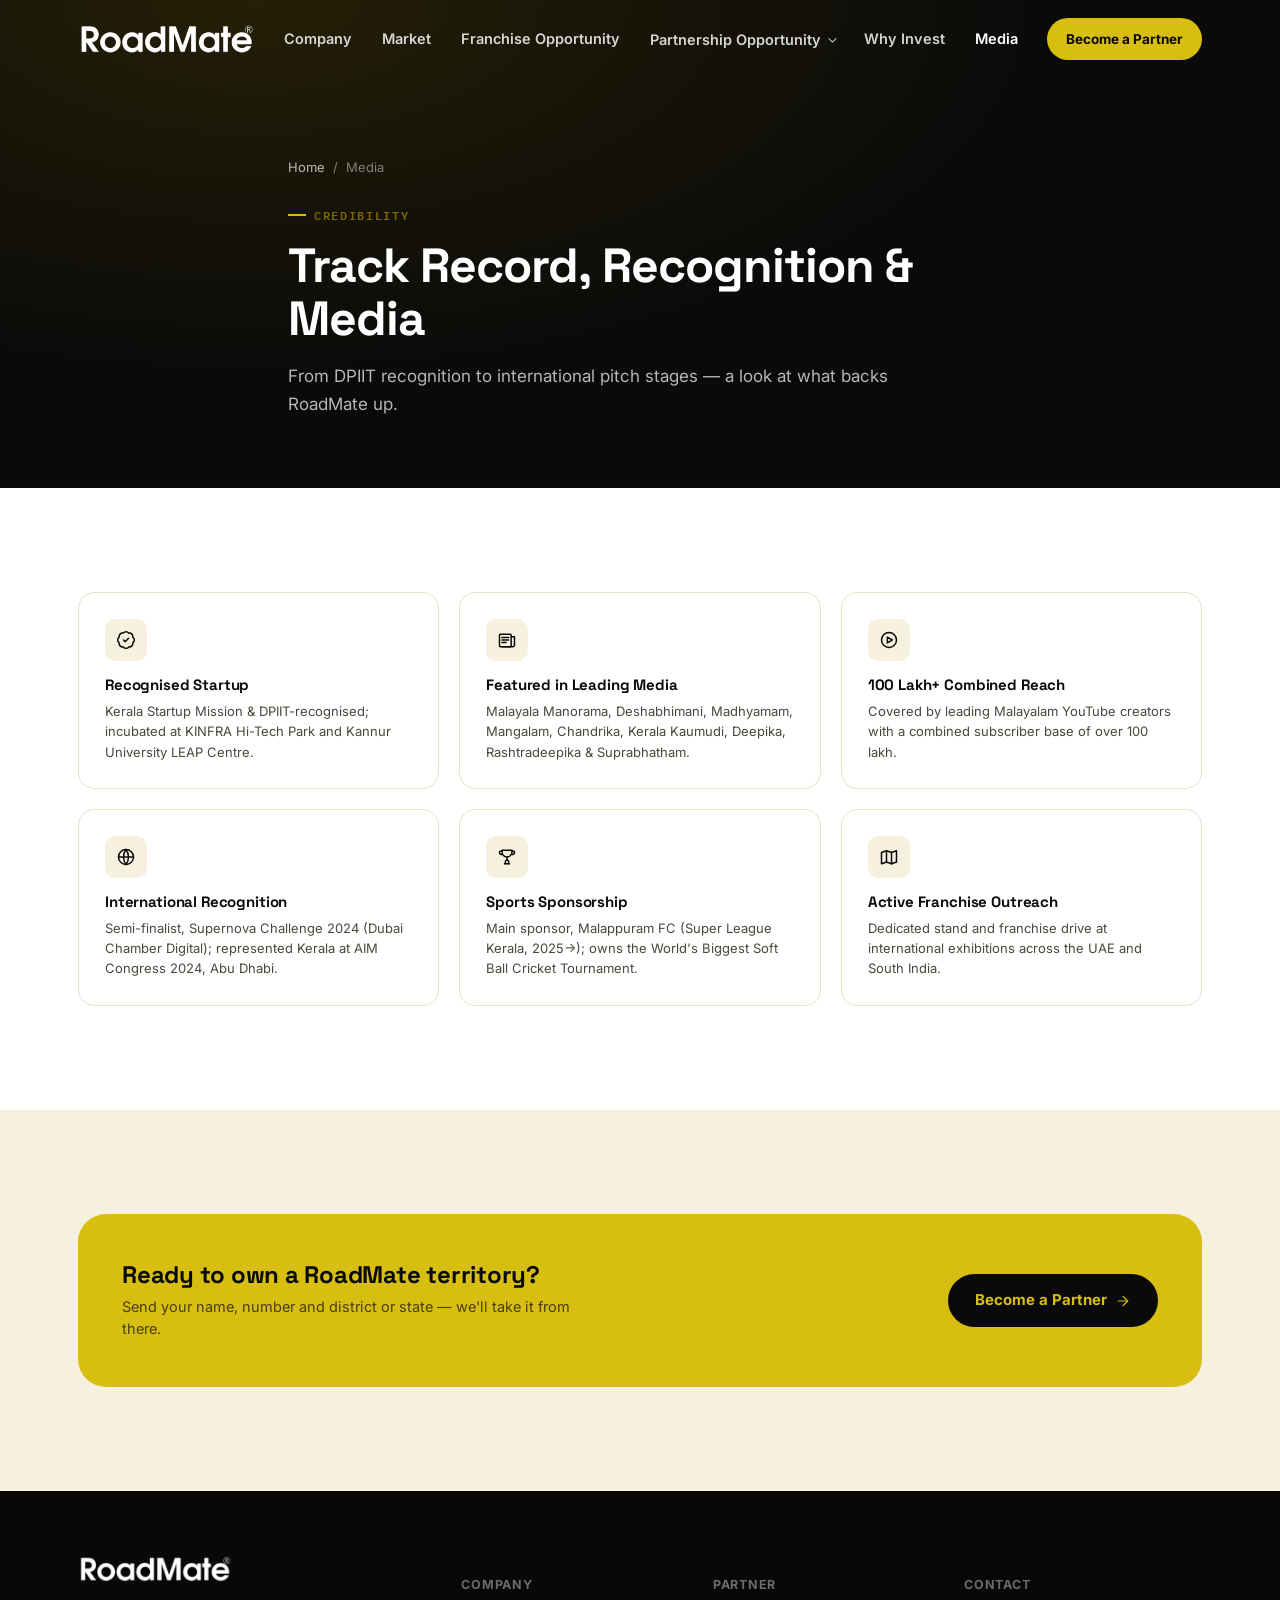
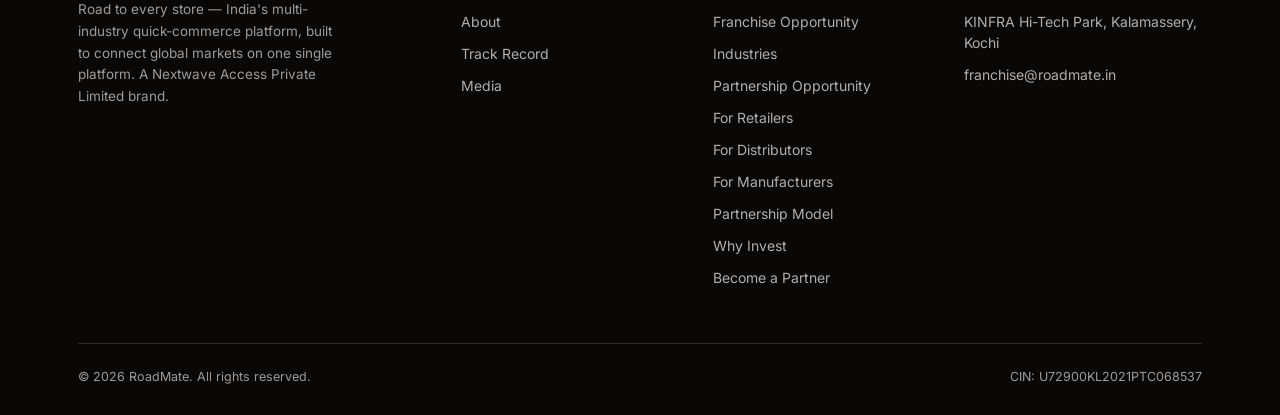
<file: media.html>
<!DOCTYPE html>
<html lang="en-IN">
<head>
<meta charset="UTF-8">
<meta name="viewport" content="width=device-width, initial-scale=1.0">
<title>Media &amp; Recognition | RoadMate</title>
<meta name="description" content="RoadMate in the press: DPIIT and Kerala Startup Mission recognition, 100 lakh+ combined creator reach, international pitch accolades, and Malappuram FC sponsorship.">
<meta name="robots" content="index, follow">
<meta property="og:type" content="website">
<meta property="og:site_name" content="RoadMate">
<meta property="og:title" content="Media &amp; Recognition | RoadMate">
<meta property="og:description" content="RoadMate in the press: DPIIT and Kerala Startup Mission recognition, 100 lakh+ combined creator reach, international pitch accolades, and Malappuram FC sponsorship.">
<meta property="og:locale" content="en_IN">
<link rel="icon" href="/favicon.ico" sizes="48x48">
<link rel="icon" type="image/png" sizes="96x96" href="/favicon-96x96.png">
<link rel="apple-touch-icon" href="/apple-touch-icon.png">
<link rel="manifest" href="/site.webmanifest">
<meta name="theme-color" content="#D8BE11">
<link rel="preconnect" href="https://fonts.googleapis.com">
<link rel="preconnect" href="https://fonts.gstatic.com" crossorigin>
<link href="https://fonts.googleapis.com/css2?family=Space+Grotesk:wght@500;600;700&family=Inter:wght@400;500;600;700&family=IBM+Plex+Mono:wght@500;600&display=swap" rel="stylesheet">
<link rel="stylesheet" href="assets/style.css">
<link rel="stylesheet" href="assets/extra.css">
</head>
<body>

<header class="site-header" id="siteHeader">
  <div class="wrap">
    <a href="index.html" class="logo" aria-label="RoadMate — home">
      <img class="logo-img logo-img--white" src="assets/logo.png" alt="RoadMate">
      <img class="logo-img logo-img--black" src="assets/logo.png" alt="RoadMate">
    </a>
    <nav class="nav-links">
      <a href="about.html">Company</a>
      <a href="opportunity.html">Market</a>
      <a href="franchise-opportunity.html">Franchise Opportunity</a>
      <div class="nav-dd">
        <button class="nav-dd-btn" type="button" aria-haspopup="true">Partnership Opportunity</button>
        <div class="nav-dd-menu">
          <a href="partnership-opportunity.html">Overview</a>
          <a href="retailers.html">Retailers</a>
          <a href="distributors.html">Distributors</a>
          <a href="manufacturers.html">Manufacturers</a>
        </div>
      </div>
      <a href="why-invest.html">Why Invest</a>
      <a href="media.html" class="active">Media</a>
    </nav>
    <div class="nav-cta">
      <a href="enquire.html" class="btn btn-primary btn-sm">Become a Partner</a>
      <button class="nav-toggle" id="navToggle" aria-label="Open menu" aria-expanded="false">
        <svg width="24" height="24" viewBox="0 0 24 24" fill="none"><path d="M4 7H20M4 12H20M4 17H20" stroke="currentColor" stroke-width="2" stroke-linecap="round"/></svg>
      </button>
    </div>
  </div>
</header>

<div class="mobile-menu" id="mobileMenu">
  <a href="about.html">Company</a>
  <a href="opportunity.html">Market</a>
  <a href="franchise-opportunity.html">Franchise Opportunity</a>
  <a href="industries.html">Industries</a>
  <a href="partnership-opportunity.html">Partnership Opportunity</a>
  <a href="retailers.html">Retailers</a>
  <a href="distributors.html">Distributors</a>
  <a href="manufacturers.html">Manufacturers</a>
  <a href="why-invest.html">Why Invest</a>
  <a href="media.html">Media</a>
  <a href="enquire.html" class="btn btn-primary">Become a Partner</a>
</div>

<section class="page-hero">
  <div class="wrap">
    <div class="breadcrumb"><a href="index.html">Home</a> <span>/</span> <span>Media</span></div>
    <div class="eyebrow">Credibility</div>
    <h1>Track Record, Recognition &amp; Media</h1>
    <p>From DPIIT recognition to international pitch stages — a look at what backs RoadMate up.</p>
  </div>
</section>

<section class="section" id="media">
  <div class="wrap">
    <div class="media-grid reveal">
      <div class="media-card"><span class="ic"><svg class="icon"><use href="assets/sprite.svg#ic-badge-check"></use></svg></span><h4>Recognised Startup</h4><p>Kerala Startup Mission &amp; DPIIT-recognised; incubated at KINFRA Hi-Tech Park and Kannur University LEAP Centre.</p></div>
      <div class="media-card"><span class="ic"><svg class="icon"><use href="assets/sprite.svg#ic-newspaper"></use></svg></span><h4>Featured in Leading Media</h4><p>Malayala Manorama, Deshabhimani, Madhyamam, Mangalam, Chandrika, Kerala Kaumudi, Deepika, Rashtradeepika &amp; Suprabhatham.</p></div>
      <div class="media-card"><span class="ic"><svg class="icon"><use href="assets/sprite.svg#ic-play-circle"></use></svg></span><h4>100 Lakh+ Combined Reach</h4><p>Covered by leading Malayalam YouTube creators with a combined subscriber base of over 100 lakh.</p></div>
      <div class="media-card"><span class="ic"><svg class="icon"><use href="assets/sprite.svg#ic-globe"></use></svg></span><h4>International Recognition</h4><p>Semi-finalist, Supernova Challenge 2024 (Dubai Chamber Digital); represented Kerala at AIM Congress 2024, Abu Dhabi.</p></div>
      <div class="media-card"><span class="ic"><svg class="icon"><use href="assets/sprite.svg#ic-trophy"></use></svg></span><h4>Sports Sponsorship</h4><p>Main sponsor, Malappuram FC (Super League Kerala, 2025→); owns the World's Biggest Soft Ball Cricket Tournament.</p></div>
      <div class="media-card"><span class="ic"><svg class="icon"><use href="assets/sprite.svg#ic-map"></use></svg></span><h4>Active Franchise Outreach</h4><p>Dedicated stand and franchise drive at international exhibitions across the UAE and South India.</p></div>
    </div>
  </div>
</section>

<section class="section bg-tint">
  <div class="wrap">
    <div class="cta-band reveal">
      <div>
        <h3>Ready to own a RoadMate territory?</h3>
        <p>Send your name, number and district or state — we'll take it from there.</p>
      </div>
      <a href="enquire.html" class="btn btn-primary">Become a Partner <svg class="icon"><use href="assets/sprite.svg#ic-arrow-right"></use></svg></a>
    </div>
  </div>
</section>

<footer>
  <div class="wrap">
    <div class="foot-grid">
      <div>
        <div class="foot-logo">
          <img class="logo-img" style="height:28px;width:auto;" src="assets/logo.png" alt="RoadMate">
        </div>
        <p class="foot-tag">Road to every store — India's multi-industry quick-commerce platform, built to connect global markets on one single platform. A Nextwave Access Private Limited brand.</p>
      </div>
      <div class="foot-col">
        <h5>Company</h5>
        <a href="about.html">About</a>
        <a href="about.html#journey">Track Record</a>
        <a href="media.html">Media</a>
      </div>
      <div class="foot-col">
        <h5>Partner</h5>
        <a href="franchise-opportunity.html">Franchise Opportunity</a>
        <a href="industries.html">Industries</a>
        <a href="partnership-opportunity.html">Partnership Opportunity</a>
        <a href="retailers.html">For Retailers</a>
        <a href="distributors.html">For Distributors</a>
        <a href="manufacturers.html">For Manufacturers</a>
        <a href="partnership.html">Partnership Model</a>
        <a href="why-invest.html">Why Invest</a>
        <a href="enquire.html">Become a Partner</a>
      </div>
      <div class="foot-col">
        <h5>Contact</h5>
        <li>KINFRA Hi-Tech Park, Kalamassery, Kochi</li>
        <a href="mailto:franchise@roadmate.in">franchise@roadmate.in</a>
      </div>
    </div>
    <div class="foot-bottom">
      <span>&copy; 2026 RoadMate. All rights reserved.</span>
      <span>CIN: U72900KL2021PTC068537</span>
    </div>
  </div>
</footer>
<script src="assets/script.js"></script>
</body>
</html>
</file>
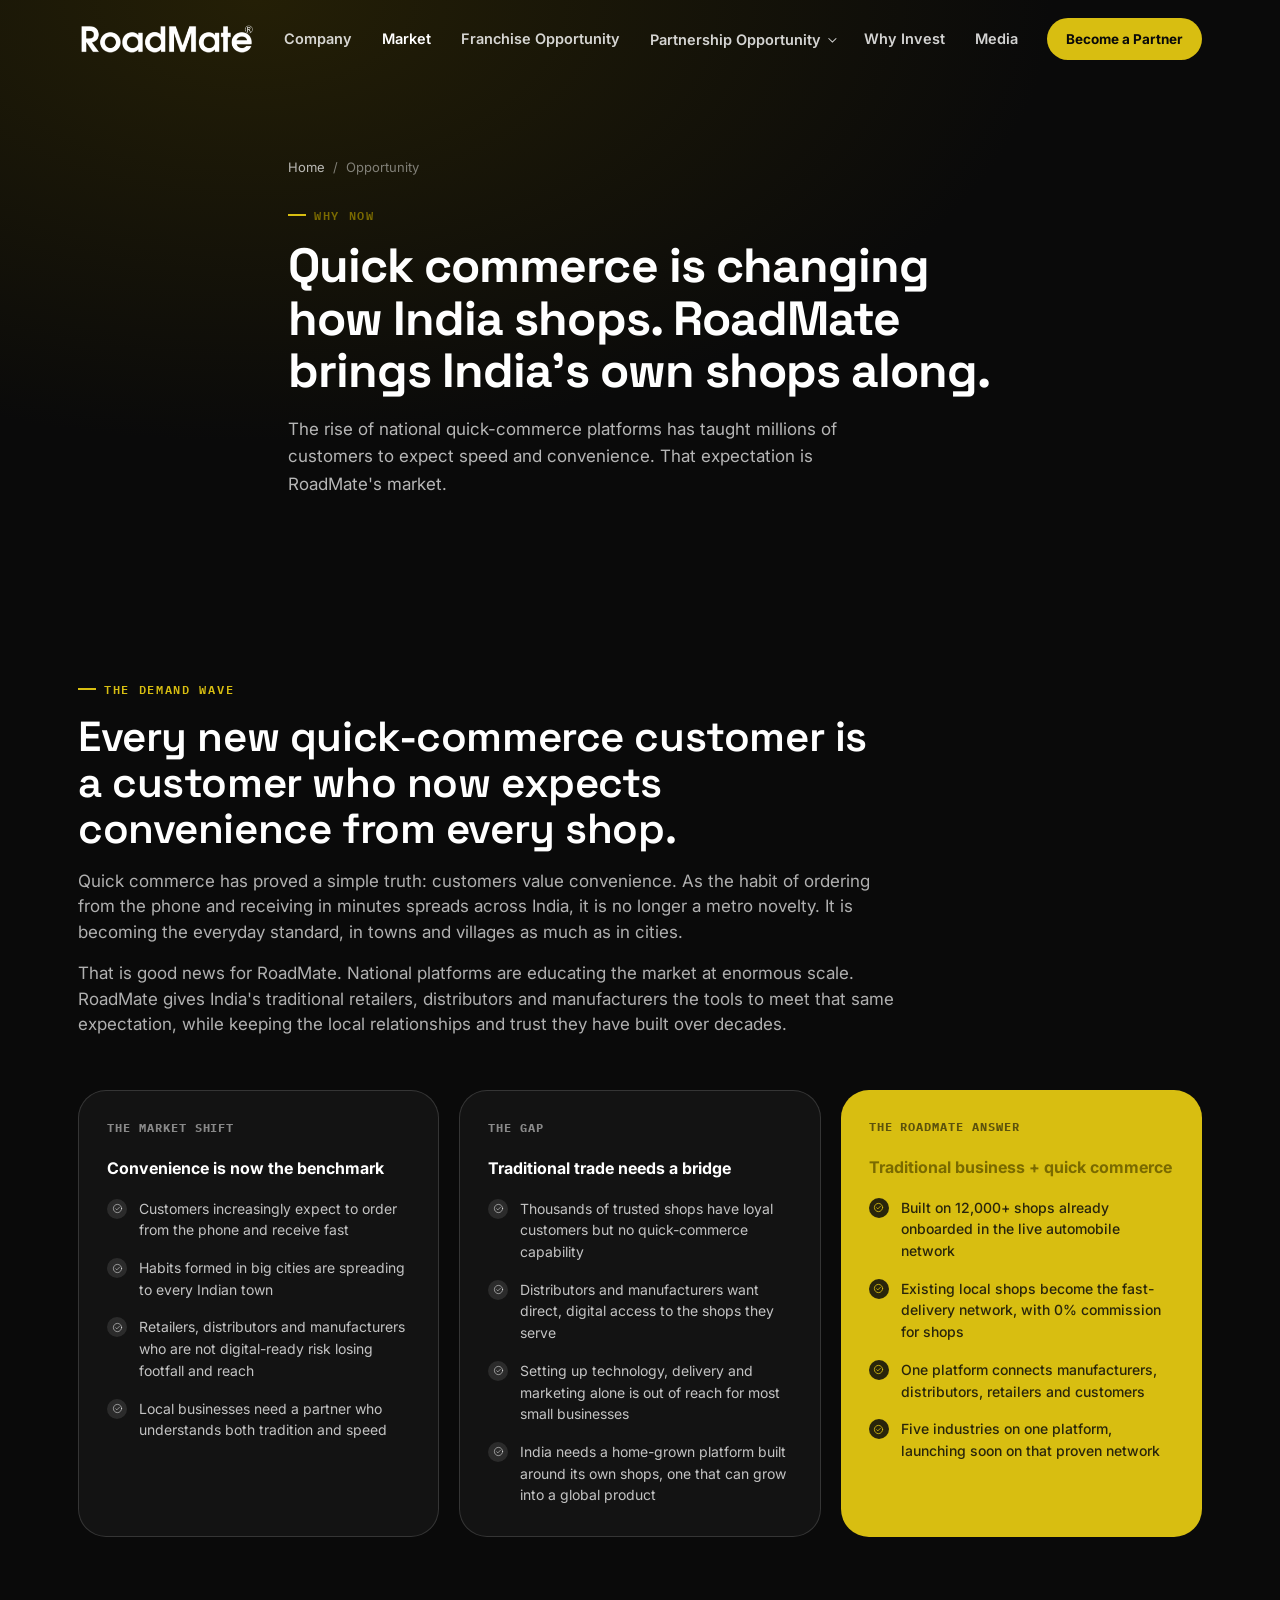
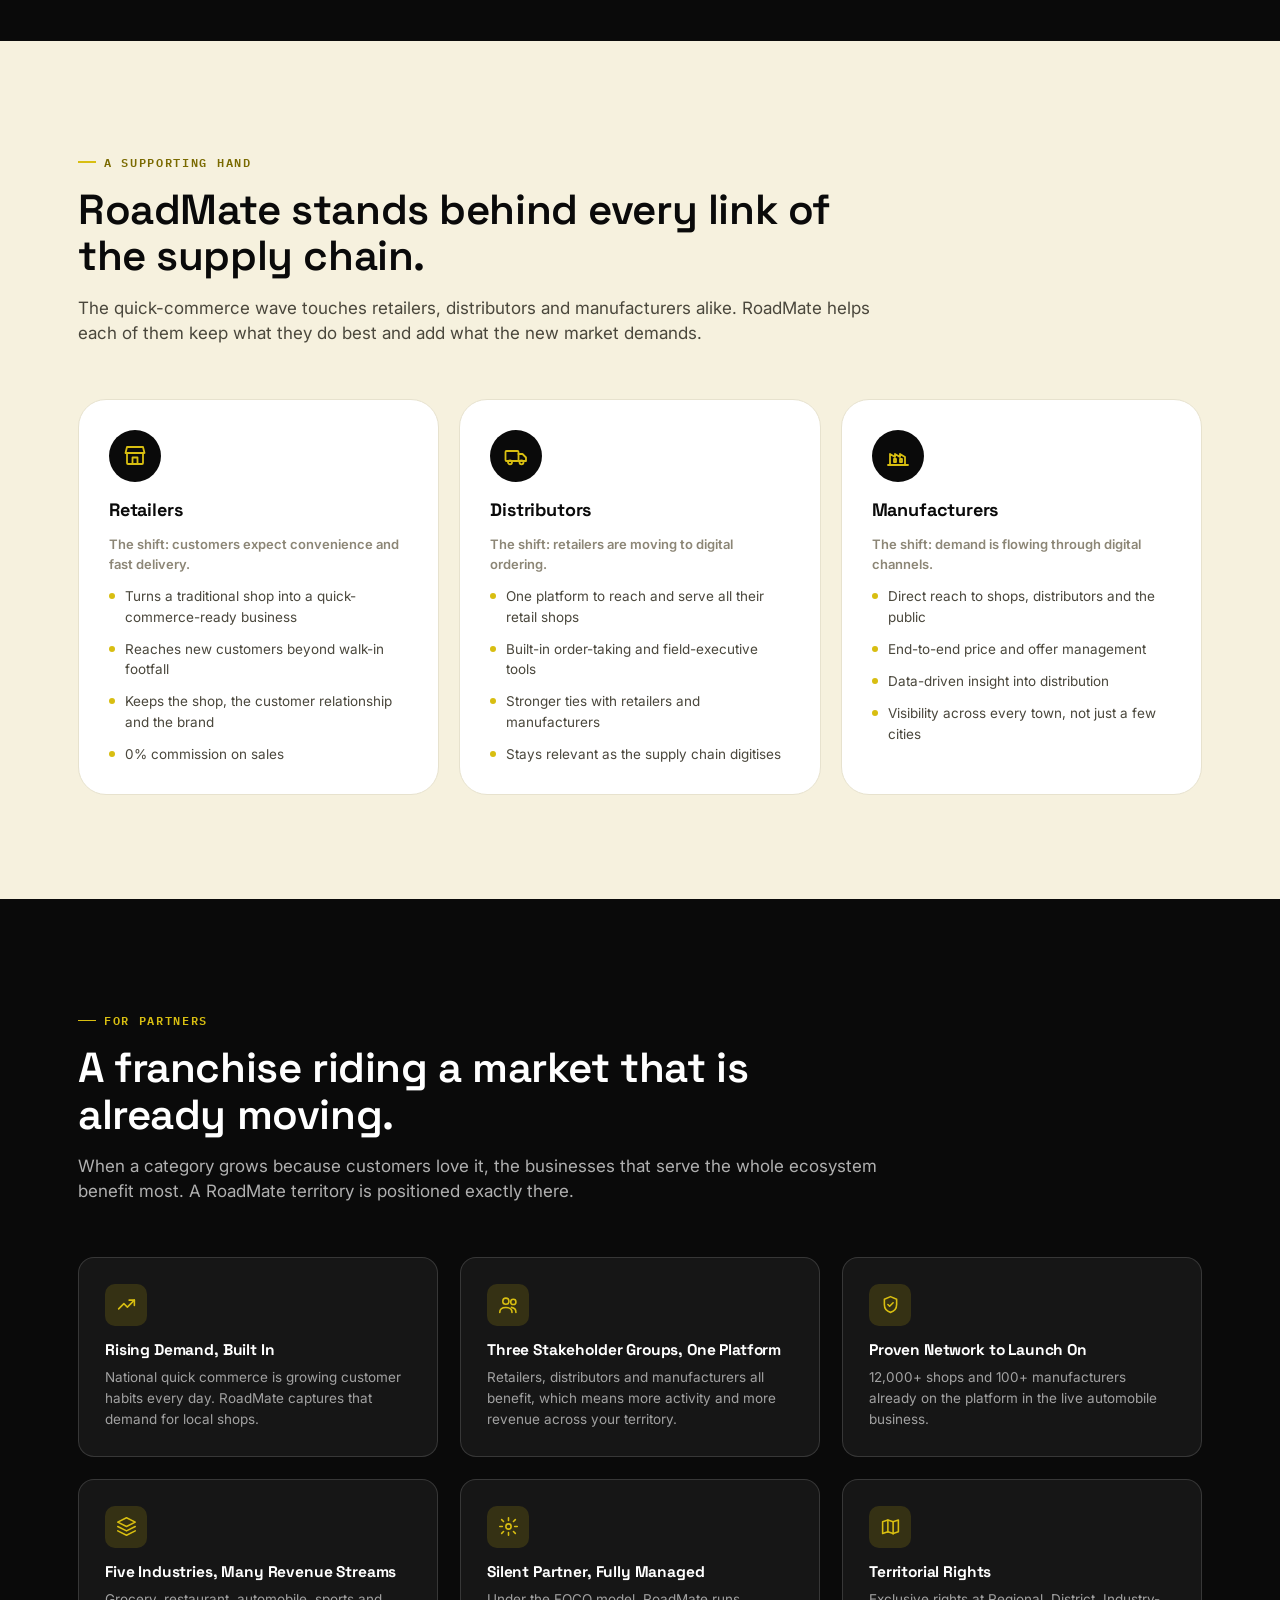
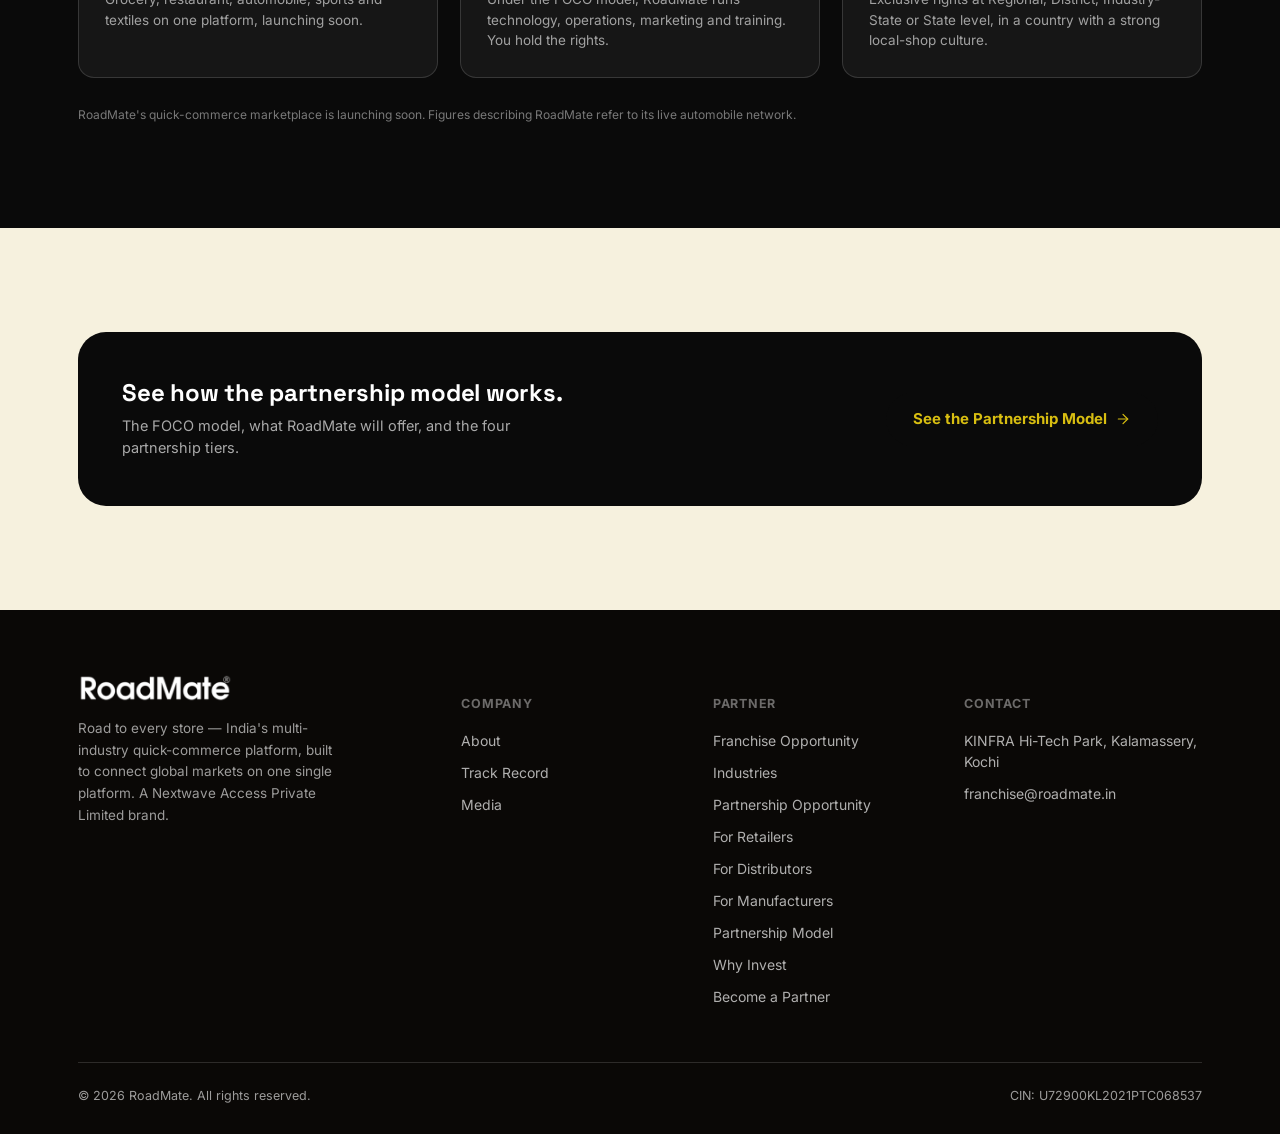
<file: opportunity.html>
<!DOCTYPE html>
<html lang="en-IN">
<head>
<meta charset="UTF-8">
<meta name="viewport" content="width=device-width, initial-scale=1.0">
<title>The Opportunity | RoadMate — Bringing India's Shops into Quick Commerce</title>
<meta name="description" content="Quick commerce is raising customer expectations everywhere. RoadMate helps India's retailers, distributors and manufacturers add quick commerce to their traditional business, and gives franchise partners a front-row seat.">
<meta name="robots" content="index, follow">
<meta property="og:type" content="website">
<meta property="og:site_name" content="RoadMate">
<meta property="og:title" content="The Opportunity | RoadMate — India Quick-Commerce Market">
<meta property="og:description" content="Quick commerce is raising customer expectations everywhere. RoadMate helps India's retailers, distributors and manufacturers add quick commerce to their traditional business, and gives franchise partners a front-row seat.">
<meta property="og:locale" content="en_IN">
<link rel="icon" href="/favicon.ico" sizes="48x48">
<link rel="icon" type="image/png" sizes="96x96" href="/favicon-96x96.png">
<link rel="apple-touch-icon" href="/apple-touch-icon.png">
<link rel="manifest" href="/site.webmanifest">
<meta name="theme-color" content="#D8BE11">
<link rel="preconnect" href="https://fonts.googleapis.com">
<link rel="preconnect" href="https://fonts.gstatic.com" crossorigin>
<link href="https://fonts.googleapis.com/css2?family=Space+Grotesk:wght@500;600;700&family=Inter:wght@400;500;600;700&family=IBM+Plex+Mono:wght@500;600&display=swap" rel="stylesheet">
<link rel="stylesheet" href="assets/style.css">
<link rel="stylesheet" href="assets/extra.css">
</head>
<body>

<header class="site-header" id="siteHeader">
  <div class="wrap">
    <a href="index.html" class="logo" aria-label="RoadMate — home">
      <img class="logo-img logo-img--white" src="assets/logo.png" alt="RoadMate">
      <img class="logo-img logo-img--black" src="assets/logo.png" alt="RoadMate">
    </a>
    <nav class="nav-links">
      <a href="about.html">Company</a>
      <a href="opportunity.html" class="active">Market</a>
      <a href="franchise-opportunity.html">Franchise Opportunity</a>
      <div class="nav-dd">
        <button class="nav-dd-btn" type="button" aria-haspopup="true">Partnership Opportunity</button>
        <div class="nav-dd-menu">
          <a href="partnership-opportunity.html">Overview</a>
          <a href="retailers.html">Retailers</a>
          <a href="distributors.html">Distributors</a>
          <a href="manufacturers.html">Manufacturers</a>
        </div>
      </div>
      <a href="why-invest.html">Why Invest</a>
      <a href="media.html">Media</a>
    </nav>
    <div class="nav-cta">
      <a href="enquire.html" class="btn btn-primary btn-sm">Become a Partner</a>
      <button class="nav-toggle" id="navToggle" aria-label="Open menu" aria-expanded="false">
        <svg width="24" height="24" viewBox="0 0 24 24" fill="none"><path d="M4 7H20M4 12H20M4 17H20" stroke="currentColor" stroke-width="2" stroke-linecap="round"/></svg>
      </button>
    </div>
  </div>
</header>

<div class="mobile-menu" id="mobileMenu">
  <a href="about.html">Company</a>
  <a href="opportunity.html">Market</a>
  <a href="franchise-opportunity.html">Franchise Opportunity</a>
  <a href="industries.html">Industries</a>
  <a href="partnership-opportunity.html">Partnership Opportunity</a>
  <a href="retailers.html">Retailers</a>
  <a href="distributors.html">Distributors</a>
  <a href="manufacturers.html">Manufacturers</a>
  <a href="why-invest.html">Why Invest</a>
  <a href="media.html">Media</a>
  <a href="enquire.html" class="btn btn-primary">Become a Partner</a>
</div>

<section class="page-hero">
  <div class="wrap">
    <div class="breadcrumb"><a href="index.html">Home</a> <span>/</span> <span>Opportunity</span></div>
    <div class="eyebrow">Why Now</div>
    <h1>Quick commerce is changing how India shops. RoadMate brings India's own shops along.</h1>
    <p>The rise of national quick-commerce platforms has taught millions of customers to expect speed and convenience. That expectation is RoadMate's market.</p>
  </div>
</section>

<section class="section bg-dark" id="opportunity">
  <div class="wrap">
    <div class="section-head on-dark wide reveal">
      <div class="eyebrow">The Demand Wave</div>
      <h2>Every new quick-commerce customer is a customer who now expects convenience from every shop.</h2>
      <p>Quick commerce has proved a simple truth: customers value convenience. As the habit of ordering from the phone and receiving in minutes spreads across India, it is no longer a metro novelty. It is becoming the everyday standard, in towns and villages as much as in cities.</p>
      <p>That is good news for RoadMate. National platforms are educating the market at enormous scale. RoadMate gives India's traditional retailers, distributors and manufacturers the tools to meet that same expectation, while keeping the local relationships and trust they have built over decades.</p>
    </div>

    <div class="compare-wrap reveal">
      <div class="compare-card neg">
        <h4>The Market Shift</h4>
        <div style="font-weight:700;font-size:16px;margin-bottom:18px;">Convenience is now the benchmark</div>
        <div class="compare-item"><span class="ic4"><svg class="icon"><use href="assets/sprite.svg#ic-check-circle"></use></svg></span><span>Customers increasingly expect to order from the phone and receive fast</span></div>
        <div class="compare-item"><span class="ic4"><svg class="icon"><use href="assets/sprite.svg#ic-check-circle"></use></svg></span><span>Habits formed in big cities are spreading to every Indian town</span></div>
        <div class="compare-item"><span class="ic4"><svg class="icon"><use href="assets/sprite.svg#ic-check-circle"></use></svg></span><span>Retailers, distributors and manufacturers who are not digital-ready risk losing footfall and reach</span></div>
        <div class="compare-item"><span class="ic4"><svg class="icon"><use href="assets/sprite.svg#ic-check-circle"></use></svg></span><span>Local businesses need a partner who understands both tradition and speed</span></div>
      </div>
      <div class="compare-card neg">
        <h4>The Gap</h4>
        <div style="font-weight:700;font-size:16px;margin-bottom:18px;">Traditional trade needs a bridge</div>
        <div class="compare-item"><span class="ic4"><svg class="icon"><use href="assets/sprite.svg#ic-check-circle"></use></svg></span><span>Thousands of trusted shops have loyal customers but no quick-commerce capability</span></div>
        <div class="compare-item"><span class="ic4"><svg class="icon"><use href="assets/sprite.svg#ic-check-circle"></use></svg></span><span>Distributors and manufacturers want direct, digital access to the shops they serve</span></div>
        <div class="compare-item"><span class="ic4"><svg class="icon"><use href="assets/sprite.svg#ic-check-circle"></use></svg></span><span>Setting up technology, delivery and marketing alone is out of reach for most small businesses</span></div>
        <div class="compare-item"><span class="ic4"><svg class="icon"><use href="assets/sprite.svg#ic-check-circle"></use></svg></span><span>India needs a home-grown platform built around its own shops, one that can grow into a global product</span></div>
      </div>
      <div class="compare-card pos">
        <h4>The RoadMate Answer</h4>
        <div style="font-weight:700;font-size:16px;margin-bottom:18px;color:var(--gold-ink);">Traditional business + quick commerce</div>
        <div class="compare-item"><span class="ic4"><svg class="icon"><use href="assets/sprite.svg#ic-check-circle"></use></svg></span><span>Built on 12,000+ shops already onboarded in the live automobile network</span></div>
        <div class="compare-item"><span class="ic4"><svg class="icon"><use href="assets/sprite.svg#ic-check-circle"></use></svg></span><span>Existing local shops become the fast-delivery network, with 0% commission for shops</span></div>
        <div class="compare-item"><span class="ic4"><svg class="icon"><use href="assets/sprite.svg#ic-check-circle"></use></svg></span><span>One platform connects manufacturers, distributors, retailers and customers</span></div>
        <div class="compare-item"><span class="ic4"><svg class="icon"><use href="assets/sprite.svg#ic-check-circle"></use></svg></span><span>Five industries on one platform, launching soon on that proven network</span></div>
      </div>
    </div>
  </div>
</section>

<section class="section bg-tint" id="support">
  <div class="wrap">
    <div class="section-head wide reveal">
      <div class="eyebrow">A Supporting Hand</div>
      <h2>RoadMate stands behind every link of the supply chain.</h2>
      <p>The quick-commerce wave touches retailers, distributors and manufacturers alike. RoadMate helps each of them keep what they do best and add what the new market demands.</p>
    </div>
    <div class="chain-grid reveal">
      <div class="chain-card"><span class="ic"><svg class="icon"><use href="assets/sprite.svg#ic-store"></use></svg></span><h4>Retailers</h4><p style="font-size:13px;color:var(--slate-2);margin-bottom:12px;font-weight:600;">The shift: customers expect convenience and fast delivery.</p><ul><li>Turns a traditional shop into a quick-commerce-ready business</li><li>Reaches new customers beyond walk-in footfall</li><li>Keeps the shop, the customer relationship and the brand</li><li>0% commission on sales</li></ul></div>
      <div class="chain-card"><span class="ic"><svg class="icon"><use href="assets/sprite.svg#ic-truck"></use></svg></span><h4>Distributors</h4><p style="font-size:13px;color:var(--slate-2);margin-bottom:12px;font-weight:600;">The shift: retailers are moving to digital ordering.</p><ul><li>One platform to reach and serve all their retail shops</li><li>Built-in order-taking and field-executive tools</li><li>Stronger ties with retailers and manufacturers</li><li>Stays relevant as the supply chain digitises</li></ul></div>
      <div class="chain-card"><span class="ic"><svg class="icon"><use href="assets/sprite.svg#ic-factory"></use></svg></span><h4>Manufacturers</h4><p style="font-size:13px;color:var(--slate-2);margin-bottom:12px;font-weight:600;">The shift: demand is flowing through digital channels.</p><ul><li>Direct reach to shops, distributors and the public</li><li>End-to-end price and offer management</li><li>Data-driven insight into distribution</li><li>Visibility across every town, not just a few cities</li></ul></div>
    </div>
  </div>
</section>

<section class="section bg-dark" id="benefit">
  <div class="wrap">
    <div class="section-head on-dark wide reveal">
      <div class="eyebrow">For Partners</div>
      <h2>A franchise riding a market that is already moving.</h2>
      <p>When a category grows because customers love it, the businesses that serve the whole ecosystem benefit most. A RoadMate territory is positioned exactly there.</p>
    </div>
    <div class="why-grid reveal">
      <div class="why-card"><span class="ic"><svg class="icon"><use href="assets/sprite.svg#ic-trending-up"></use></svg></span><h4>Rising Demand, Built In</h4><p>National quick commerce is growing customer habits every day. RoadMate captures that demand for local shops.</p></div>
      <div class="why-card"><span class="ic"><svg class="icon"><use href="assets/sprite.svg#ic-users"></use></svg></span><h4>Three Stakeholder Groups, One Platform</h4><p>Retailers, distributors and manufacturers all benefit, which means more activity and more revenue across your territory.</p></div>
      <div class="why-card"><span class="ic"><svg class="icon"><use href="assets/sprite.svg#ic-shield-check"></use></svg></span><h4>Proven Network to Launch On</h4><p>12,000+ shops and 100+ manufacturers already on the platform in the live automobile business.</p></div>
      <div class="why-card"><span class="ic"><svg class="icon"><use href="assets/sprite.svg#ic-layers"></use></svg></span><h4>Five Industries, Many Revenue Streams</h4><p>Grocery, restaurant, automobile, sports and textiles on one platform, launching soon.</p></div>
      <div class="why-card"><span class="ic"><svg class="icon"><use href="assets/sprite.svg#ic-settings"></use></svg></span><h4>Silent Partner, Fully Managed</h4><p>Under the FOCO model, RoadMate runs technology, operations, marketing and training. You hold the rights.</p></div>
      <div class="why-card"><span class="ic"><svg class="icon"><use href="assets/sprite.svg#ic-map"></use></svg></span><h4>Territorial Rights</h4><p>Exclusive rights at Regional, District, Industry-State or State level, in a country with a strong local-shop culture.</p></div>
    </div>
    <p class="reveal" style="margin-top:28px;font-size:12px;color:rgba(255,255,255,.45);max-width:820px;">RoadMate's quick-commerce marketplace is launching soon. Figures describing RoadMate refer to its live automobile network.</p>
  </div>
</section>

<section class="section bg-tint">
  <div class="wrap">
    <div class="cta-band reveal" style="background:var(--ink);">
      <div>
        <h3 style="color:#fff;">See how the partnership model works.</h3>
        <p style="color:rgba(255,255,255,.65);">The FOCO model, what RoadMate will offer, and the four partnership tiers.</p>
      </div>
      <a href="partnership.html" class="btn btn-primary">See the Partnership Model <svg class="icon"><use href="assets/sprite.svg#ic-arrow-right"></use></svg></a>
    </div>
  </div>
</section>

<footer>
  <div class="wrap">
    <div class="foot-grid">
      <div>
        <div class="foot-logo">
          <img class="logo-img" style="height:28px;width:auto;" src="assets/logo.png" alt="RoadMate">
        </div>
        <p class="foot-tag">Road to every store — India's multi-industry quick-commerce platform, built to connect global markets on one single platform. A Nextwave Access Private Limited brand.</p>
      </div>
      <div class="foot-col">
        <h5>Company</h5>
        <a href="about.html">About</a>
        <a href="about.html#journey">Track Record</a>
        <a href="media.html">Media</a>
      </div>
      <div class="foot-col">
        <h5>Partner</h5>
        <a href="franchise-opportunity.html">Franchise Opportunity</a>
        <a href="industries.html">Industries</a>
        <a href="partnership-opportunity.html">Partnership Opportunity</a>
        <a href="retailers.html">For Retailers</a>
        <a href="distributors.html">For Distributors</a>
        <a href="manufacturers.html">For Manufacturers</a>
        <a href="partnership.html">Partnership Model</a>
        <a href="why-invest.html">Why Invest</a>
        <a href="enquire.html">Become a Partner</a>
      </div>
      <div class="foot-col">
        <h5>Contact</h5>
        <li>KINFRA Hi-Tech Park, Kalamassery, Kochi</li>
        <a href="mailto:franchise@roadmate.in">franchise@roadmate.in</a>
      </div>
    </div>
    <div class="foot-bottom">
      <span>&copy; 2026 RoadMate. All rights reserved.</span>
      <span>CIN: U72900KL2021PTC068537</span>
    </div>
  </div>
</footer>
<script src="assets/script.js"></script>
</body>
</html>
</file>
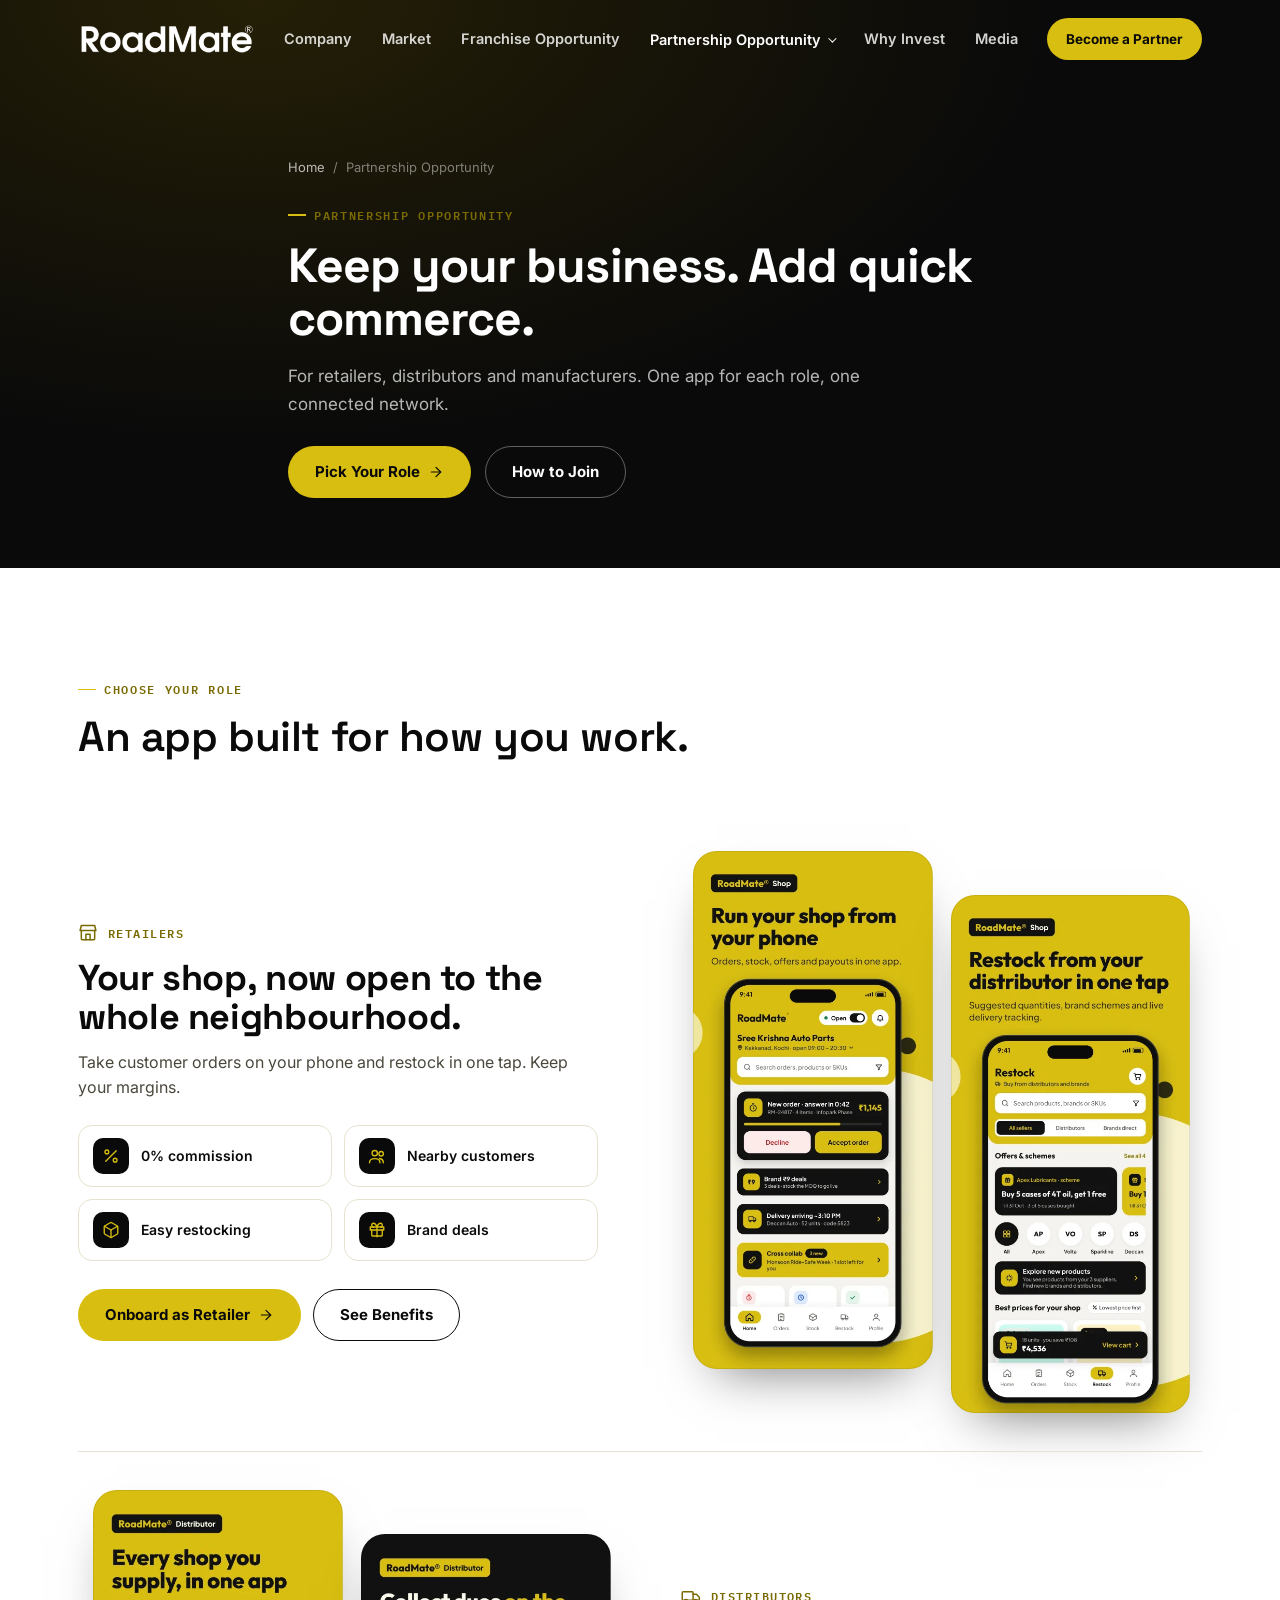
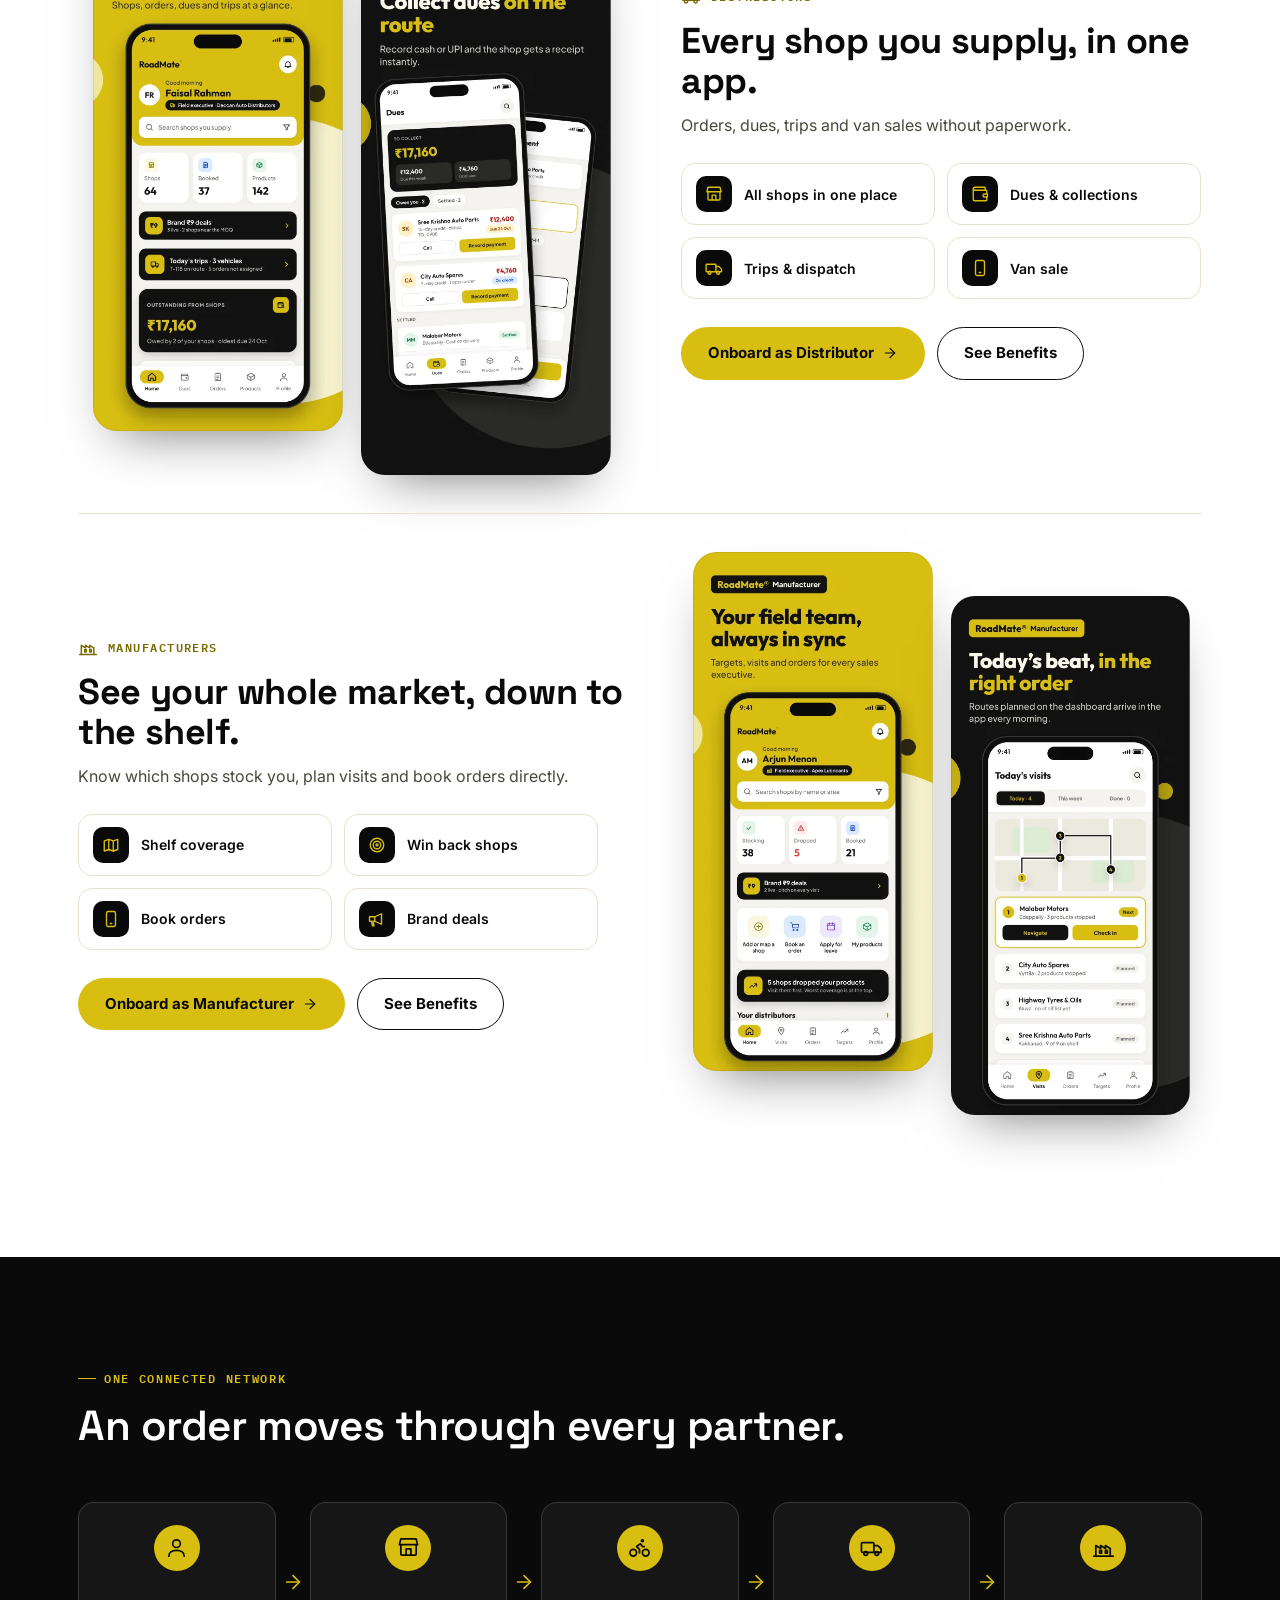
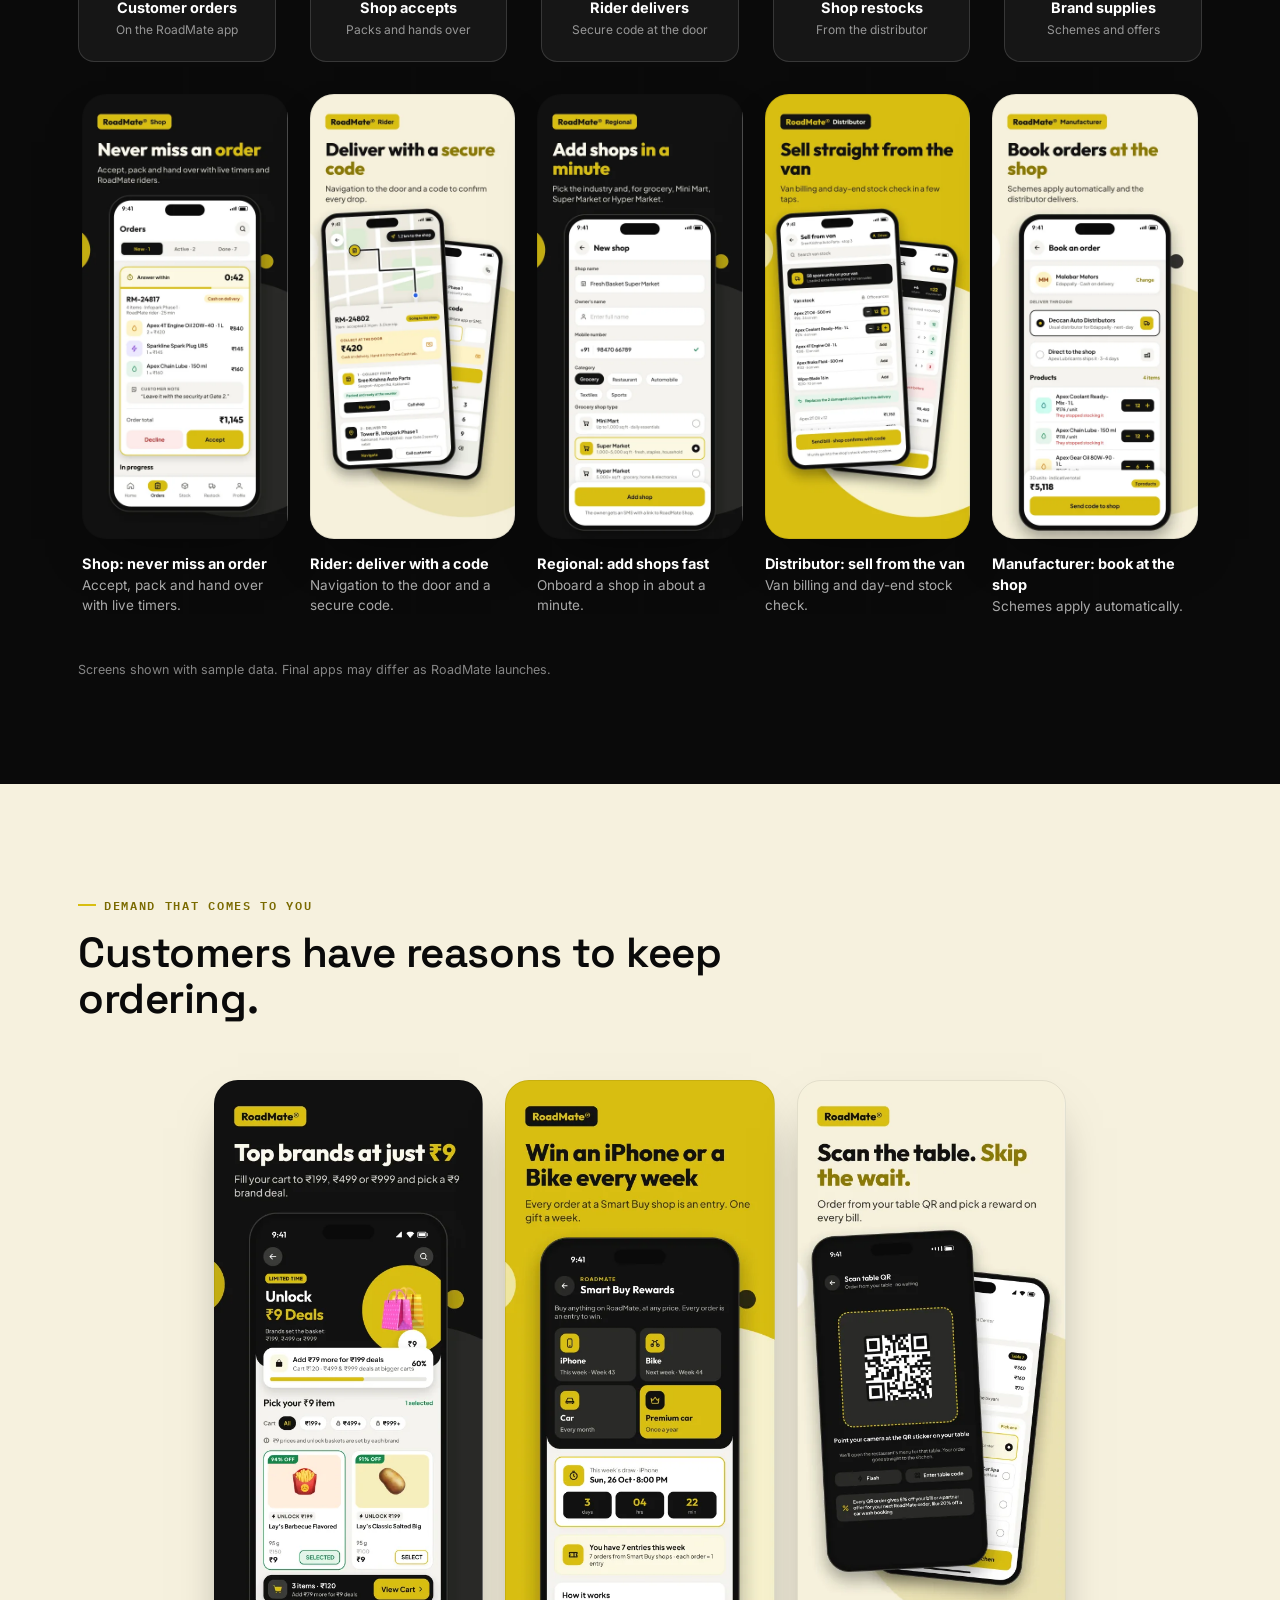
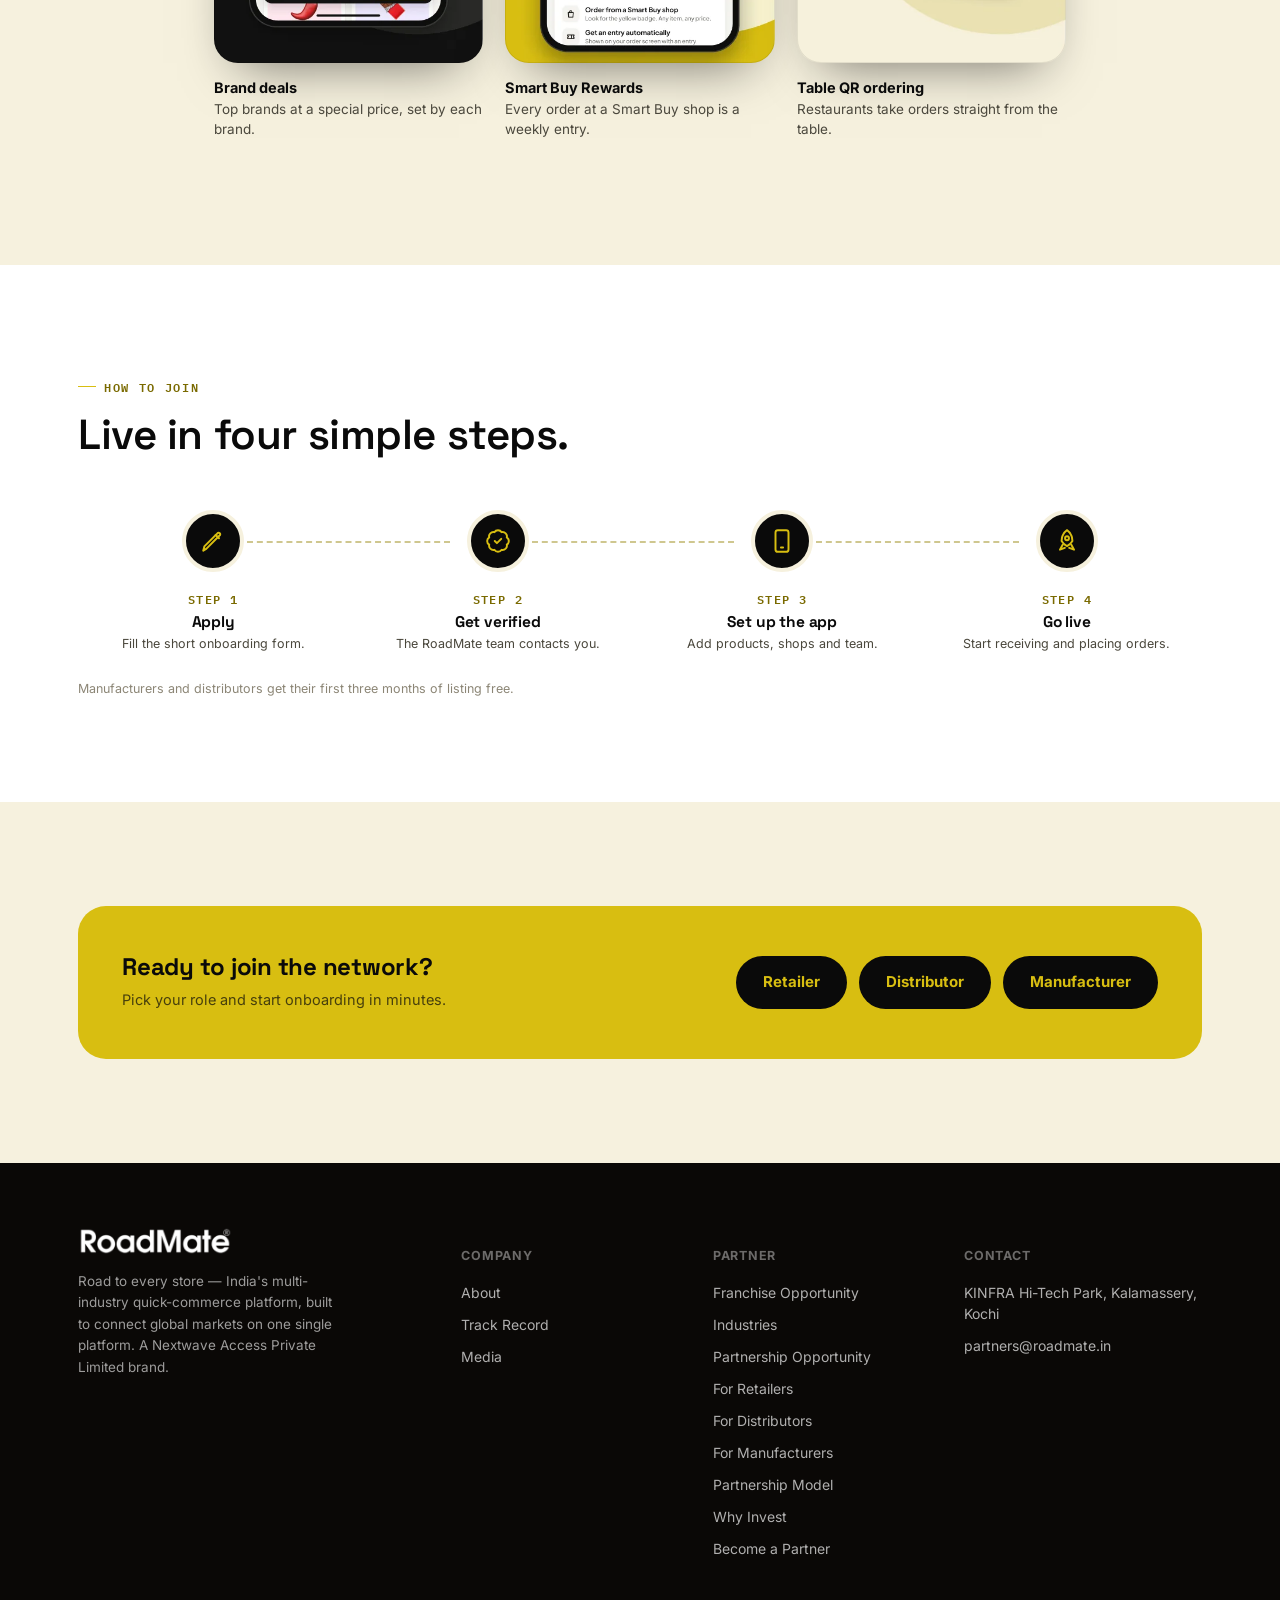
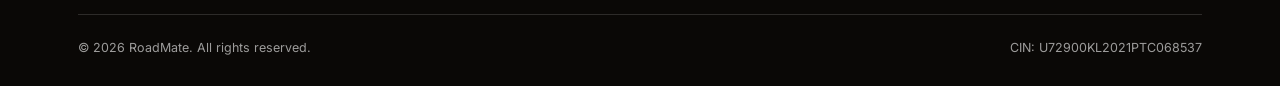
<file: partnership-opportunity.html>
<!DOCTYPE html>
<html lang="en-IN">
<head>
<meta charset="UTF-8">
<meta name="viewport" content="width=device-width, initial-scale=1.0">
<title>Partnership Opportunity | RoadMate for Retailers, Distributors and Manufacturers</title>
<meta name="description" content="Join RoadMate as a retailer, distributor or manufacturer. See the app for your role, the connected network and how to onboard.">
<meta name="robots" content="index, follow">
<meta property="og:type" content="website">
<meta property="og:site_name" content="RoadMate">
<meta property="og:title" content="Partnership Opportunity | RoadMate for Retailers, Distributors and Manufacturers">
<meta property="og:description" content="Join RoadMate as a retailer, distributor or manufacturer. See the app for your role, the connected network and how to onboard.">
<meta property="og:locale" content="en_IN">
<link rel="icon" href="/favicon.ico" sizes="48x48">
<link rel="icon" type="image/png" sizes="96x96" href="/favicon-96x96.png">
<link rel="apple-touch-icon" href="/apple-touch-icon.png">
<link rel="manifest" href="/site.webmanifest">
<meta name="theme-color" content="#D8BE11">
<link rel="preconnect" href="https://fonts.googleapis.com">
<link rel="preconnect" href="https://fonts.gstatic.com" crossorigin>
<link href="https://fonts.googleapis.com/css2?family=Space+Grotesk:wght@500;600;700&family=Inter:wght@400;500;600;700&family=IBM+Plex+Mono:wght@500;600&display=swap" rel="stylesheet">
<link rel="stylesheet" href="assets/style.css">
<link rel="stylesheet" href="assets/extra.css">
<link rel="stylesheet" href="assets/biz.css">
</head>
<body>

<header class="site-header" id="siteHeader">
  <div class="wrap">
    <a href="index.html" class="logo" aria-label="RoadMate — home">
      <img class="logo-img logo-img--white" src="assets/logo.png" alt="RoadMate">
      <img class="logo-img logo-img--black" src="assets/logo.png" alt="RoadMate">
    </a>
    <nav class="nav-links">
      <a href="about.html">Company</a>
      <a href="opportunity.html">Market</a>
      <a href="franchise-opportunity.html">Franchise Opportunity</a>
      <div class="nav-dd">
        <button class="nav-dd-btn active" type="button" aria-haspopup="true">Partnership Opportunity</button>
        <div class="nav-dd-menu">
          <a href="partnership-opportunity.html">Overview</a>
          <a href="retailers.html">Retailers</a>
          <a href="distributors.html">Distributors</a>
          <a href="manufacturers.html">Manufacturers</a>
        </div>
      </div>
      <a href="why-invest.html">Why Invest</a>
      <a href="media.html">Media</a>
    </nav>
    <div class="nav-cta">
      <a href="enquire.html" class="btn btn-primary btn-sm">Become a Partner</a>
      <button class="nav-toggle" id="navToggle" aria-label="Open menu" aria-expanded="false">
        <svg width="24" height="24" viewBox="0 0 24 24" fill="none"><path d="M4 7H20M4 12H20M4 17H20" stroke="currentColor" stroke-width="2" stroke-linecap="round"/></svg>
      </button>
    </div>
  </div>
</header>

<div class="mobile-menu" id="mobileMenu">
  <a href="about.html">Company</a>
  <a href="opportunity.html">Market</a>
  <a href="franchise-opportunity.html">Franchise Opportunity</a>
  <a href="industries.html">Industries</a>
  <a href="partnership-opportunity.html">Partnership Opportunity</a>
  <a href="retailers.html">Retailers</a>
  <a href="distributors.html">Distributors</a>
  <a href="manufacturers.html">Manufacturers</a>
  <a href="why-invest.html">Why Invest</a>
  <a href="media.html">Media</a>
  <a href="enquire.html" class="btn btn-primary">Become a Partner</a>
</div>

<section class="page-hero">
  <div class="wrap">
    <div class="breadcrumb"><a href="index.html">Home</a> <span>/</span> <span>Partnership Opportunity</span></div>
    <div class="eyebrow">Partnership Opportunity</div>
    <h1>Keep your business. Add quick commerce.</h1>
    <p>For retailers, distributors and manufacturers. One app for each role, one connected network.</p>
    <div class="hero-actions-row">
      <a href="#roles" class="btn btn-primary">Pick Your Role <svg class="icon "><use href="assets/sprite.svg#ic-arrow-right"></use></svg></a>
      <a href="#join" class="btn btn-ghost-dark">How to Join</a>
    </div>
  </div>
</section>

<section class="section" id="roles">
  <div class="wrap">
    <div class="section-head reveal"><div class="eyebrow">Choose Your Role</div><h2>An app built for how you work.</h2></div>
    
    <div class="role-row reveal" id="retailer">
      <div class="role-copy"><span class="badge"><svg class="icon "><use href="assets/sprite.svg#ic-store"></use></svg>Retailers</span><h3>Your shop, now open to the whole neighbourhood.</h3><p>Take customer orders on your phone and restock in one tap. Keep your margins.</p>
        <div class="role-chips"><div class="role-chip"><span class="ic"><svg class="icon "><use href="assets/sprite2.svg#ic-percent"></use></svg></span>0% commission</div><div class="role-chip"><span class="ic"><svg class="icon "><use href="assets/sprite.svg#ic-users"></use></svg></span>Nearby customers</div><div class="role-chip"><span class="ic"><svg class="icon "><use href="assets/sprite.svg#ic-package"></use></svg></span>Easy restocking</div><div class="role-chip"><span class="ic"><svg class="icon "><use href="assets/sprite.svg#ic-gift"></use></svg></span>Brand deals</div></div>
        <div class="link-row"><a href="retailers.html#onboard" class="btn btn-primary">Onboard as Retailer <svg class="icon "><use href="assets/sprite.svg#ic-arrow-right"></use></svg></a><a href="retailers.html" class="btn btn-ghost-ink">See Benefits</a></div></div>
      <div class="role-shots"><figure class="shot"><img src="assets/shots/shop-1.webp" alt="RoadMate Shop app home screen" width="462" height="1000" loading="lazy"></figure><figure class="shot"><img src="assets/shots/shop-3.webp" alt="RoadMate Shop app feature screen" width="462" height="1000" loading="lazy"></figure></div>
    </div>
    
    <div class="role-row flip reveal" id="distributor">
      <div class="role-copy"><span class="badge"><svg class="icon "><use href="assets/sprite.svg#ic-truck"></use></svg>Distributors</span><h3>Every shop you supply, in one app.</h3><p>Orders, dues, trips and van sales without paperwork.</p>
        <div class="role-chips"><div class="role-chip"><span class="ic"><svg class="icon "><use href="assets/sprite.svg#ic-store"></use></svg></span>All shops in one place</div><div class="role-chip"><span class="ic"><svg class="icon "><use href="assets/sprite2.svg#ic-wallet"></use></svg></span>Dues &amp; collections</div><div class="role-chip"><span class="ic"><svg class="icon "><use href="assets/sprite.svg#ic-truck"></use></svg></span>Trips &amp; dispatch</div><div class="role-chip"><span class="ic"><svg class="icon "><use href="assets/sprite.svg#ic-smartphone"></use></svg></span>Van sale</div></div>
        <div class="link-row"><a href="distributors.html#onboard" class="btn btn-primary">Onboard as Distributor <svg class="icon "><use href="assets/sprite.svg#ic-arrow-right"></use></svg></a><a href="distributors.html" class="btn btn-ghost-ink">See Benefits</a></div></div>
      <div class="role-shots"><figure class="shot"><img src="assets/shots/dist-1.webp" alt="RoadMate Distributor app home screen" width="462" height="1000" loading="lazy"></figure><figure class="shot"><img src="assets/shots/dist-2.webp" alt="RoadMate Distributor app feature screen" width="462" height="1000" loading="lazy"></figure></div>
    </div>
    
    <div class="role-row reveal" id="manufacturer">
      <div class="role-copy"><span class="badge"><svg class="icon "><use href="assets/sprite.svg#ic-factory"></use></svg>Manufacturers</span><h3>See your whole market, down to the shelf.</h3><p>Know which shops stock you, plan visits and book orders directly.</p>
        <div class="role-chips"><div class="role-chip"><span class="ic"><svg class="icon "><use href="assets/sprite.svg#ic-map"></use></svg></span>Shelf coverage</div><div class="role-chip"><span class="ic"><svg class="icon "><use href="assets/sprite.svg#ic-target"></use></svg></span>Win back shops</div><div class="role-chip"><span class="ic"><svg class="icon "><use href="assets/sprite.svg#ic-smartphone"></use></svg></span>Book orders</div><div class="role-chip"><span class="ic"><svg class="icon "><use href="assets/sprite.svg#ic-megaphone"></use></svg></span>Brand deals</div></div>
        <div class="link-row"><a href="manufacturers.html#onboard" class="btn btn-primary">Onboard as Manufacturer <svg class="icon "><use href="assets/sprite.svg#ic-arrow-right"></use></svg></a><a href="manufacturers.html" class="btn btn-ghost-ink">See Benefits</a></div></div>
      <div class="role-shots"><figure class="shot"><img src="assets/shots/mfr-1.webp" alt="RoadMate Manufacturer app home screen" width="462" height="1000" loading="lazy"></figure><figure class="shot"><img src="assets/shots/mfr-2.webp" alt="RoadMate Manufacturer app feature screen" width="462" height="1000" loading="lazy"></figure></div>
    </div>
  </div>
</section>

<section class="section bg-dark" id="network">
  <div class="wrap">
    <div class="section-head on-dark wide reveal"><div class="eyebrow">One Connected Network</div><h2>An order moves through every partner.</h2></div>
    <div class="flow reveal">
      <div class="flow-node"><span class="ic"><svg class="icon "><use href="assets/sprite.svg#ic-user"></use></svg></span><strong>Customer orders</strong><span>On the RoadMate app</span></div>
      <div class="flow-arrow"><svg class="icon "><use href="assets/sprite.svg#ic-arrow-right"></use></svg></div>
      <div class="flow-node"><span class="ic"><svg class="icon "><use href="assets/sprite.svg#ic-store"></use></svg></span><strong>Shop accepts</strong><span>Packs and hands over</span></div>
      <div class="flow-arrow"><svg class="icon "><use href="assets/sprite.svg#ic-arrow-right"></use></svg></div>
      <div class="flow-node"><span class="ic"><svg class="icon "><use href="assets/sprite.svg#ic-bike"></use></svg></span><strong>Rider delivers</strong><span>Secure code at the door</span></div>
      <div class="flow-arrow"><svg class="icon "><use href="assets/sprite.svg#ic-arrow-right"></use></svg></div>
      <div class="flow-node"><span class="ic"><svg class="icon "><use href="assets/sprite.svg#ic-truck"></use></svg></span><strong>Shop restocks</strong><span>From the distributor</span></div>
      <div class="flow-arrow"><svg class="icon "><use href="assets/sprite.svg#ic-arrow-right"></use></svg></div>
      <div class="flow-node"><span class="ic"><svg class="icon "><use href="assets/sprite.svg#ic-factory"></use></svg></span><strong>Brand supplies</strong><span>Schemes and offers</span></div>
    </div>
    <div class="shot-row fit n5 reveal" style="--n:5">
      <figure class="shot"><img src="assets/shots/shop-2.webp" alt="RoadMate shop app orders screen" width="462" height="1000" loading="lazy"><figcaption><strong>Shop: never miss an order</strong>Accept, pack and hand over with live timers.</figcaption></figure>
      <figure class="shot"><img src="assets/shots/rider-2.webp" alt="RoadMate rider app delivery screen" width="462" height="1000" loading="lazy"><figcaption><strong>Rider: deliver with a code</strong>Navigation to the door and a secure code.</figcaption></figure>
      <figure class="shot"><img src="assets/shots/reg-2.webp" alt="RoadMate regional app new shop screen" width="462" height="1000" loading="lazy"><figcaption><strong>Regional: add shops fast</strong>Onboard a shop in about a minute.</figcaption></figure>
      <figure class="shot"><img src="assets/shots/dist-3.webp" alt="RoadMate distributor app van sale screen" width="462" height="1000" loading="lazy"><figcaption><strong>Distributor: sell from the van</strong>Van billing and day-end stock check.</figcaption></figure>
      <figure class="shot"><img src="assets/shots/mfr-3.webp" alt="RoadMate manufacturer app order booking screen" width="462" height="1000" loading="lazy"><figcaption><strong>Manufacturer: book at the shop</strong>Schemes apply automatically.</figcaption></figure>
    </div>
    <p class="fine">Screens shown with sample data. Final apps may differ as RoadMate launches.</p>
  </div>
</section>

<section class="section bg-tint" id="demand">
  <div class="wrap">
    <div class="section-head reveal"><div class="eyebrow">Demand That Comes To You</div><h2>Customers have reasons to keep ordering.</h2></div>
    <div class="shot-row fit n3 reveal" style="--n:3">
      <figure class="shot"><img src="assets/shots/cust-2.webp" alt="RoadMate customer app brand deals screen" width="462" height="1000" loading="lazy"><figcaption><strong>Brand deals</strong>Top brands at a special price, set by each brand.</figcaption></figure>
      <figure class="shot"><img src="assets/shots/cust-3.webp" alt="RoadMate customer app Smart Buy Rewards screen" width="462" height="1000" loading="lazy"><figcaption><strong>Smart Buy Rewards</strong>Every order at a Smart Buy shop is a weekly entry.</figcaption></figure>
      <figure class="shot"><img src="assets/shots/cust-4.webp" alt="RoadMate customer app table QR screen" width="462" height="1000" loading="lazy"><figcaption><strong>Table QR ordering</strong>Restaurants take orders straight from the table.</figcaption></figure>
    </div>
  </div>
</section>

<section class="section" id="join">
  <div class="wrap">
    <div class="section-head reveal"><div class="eyebrow">How to Join</div><h2>Live in four simple steps.</h2></div>
    <div class="journey four reveal">
      <div class="j-step"><span class="ic"><svg class="icon "><use href="assets/sprite.svg#ic-pencil"></use></svg></span><span class="n">STEP 1</span><h4>Apply</h4><p>Fill the short onboarding form.</p></div>
      <div class="j-step"><span class="ic"><svg class="icon "><use href="assets/sprite.svg#ic-badge-check"></use></svg></span><span class="n">STEP 2</span><h4>Get verified</h4><p>The RoadMate team contacts you.</p></div>
      <div class="j-step"><span class="ic"><svg class="icon "><use href="assets/sprite.svg#ic-smartphone"></use></svg></span><span class="n">STEP 3</span><h4>Set up the app</h4><p>Add products, shops and team.</p></div>
      <div class="j-step"><span class="ic"><svg class="icon "><use href="assets/sprite.svg#ic-rocket"></use></svg></span><span class="n">STEP 4</span><h4>Go live</h4><p>Start receiving and placing orders.</p></div>
    </div>
    <p class="fine dark reveal" style="margin-top:26px;">Manufacturers and distributors get their first three months of listing free.</p>
  </div>
</section>

<section class="section bg-tint">
  <div class="wrap">
    <div class="cta-band reveal">
      <div><h3>Ready to join the network?</h3><p>Pick your role and start onboarding in minutes.</p></div>
      <div class="link-row">
        <a href="retailers.html#onboard" class="btn" style="background:#0A0A0A;color:var(--brand-yellow);">Retailer</a>
        <a href="distributors.html#onboard" class="btn" style="background:#0A0A0A;color:var(--brand-yellow);">Distributor</a>
        <a href="manufacturers.html#onboard" class="btn" style="background:#0A0A0A;color:var(--brand-yellow);">Manufacturer</a>
      </div>
    </div>
  </div>
</section>

<footer>
  <div class="wrap">
    <div class="foot-grid">
      <div>
        <div class="foot-logo">
          <img class="logo-img" style="height:28px;width:auto;" src="assets/logo.png" alt="RoadMate">
        </div>
        <p class="foot-tag">Road to every store — India's multi-industry quick-commerce platform, built to connect global markets on one single platform. A Nextwave Access Private Limited brand.</p>
      </div>
      <div class="foot-col">
        <h5>Company</h5>
        <a href="about.html">About</a>
        <a href="about.html#journey">Track Record</a>
        <a href="media.html">Media</a>
      </div>
      <div class="foot-col">
        <h5>Partner</h5>
        <a href="franchise-opportunity.html">Franchise Opportunity</a>
        <a href="industries.html">Industries</a>
        <a href="partnership-opportunity.html">Partnership Opportunity</a>
        <a href="retailers.html">For Retailers</a>
        <a href="distributors.html">For Distributors</a>
        <a href="manufacturers.html">For Manufacturers</a>
        <a href="partnership.html">Partnership Model</a>
        <a href="why-invest.html">Why Invest</a>
        <a href="enquire.html">Become a Partner</a>
      </div>
      <div class="foot-col">
        <h5>Contact</h5>
        <li>KINFRA Hi-Tech Park, Kalamassery, Kochi</li>
        <a href="mailto:partners@roadmate.in">partners@roadmate.in</a>
      </div>
    </div>
    <div class="foot-bottom">
      <span>&copy; 2026 RoadMate. All rights reserved.</span>
      <span>CIN: U72900KL2021PTC068537</span>
    </div>
  </div>
</footer>
<script src="assets/script.js"></script>
</body>
</html>
</file>
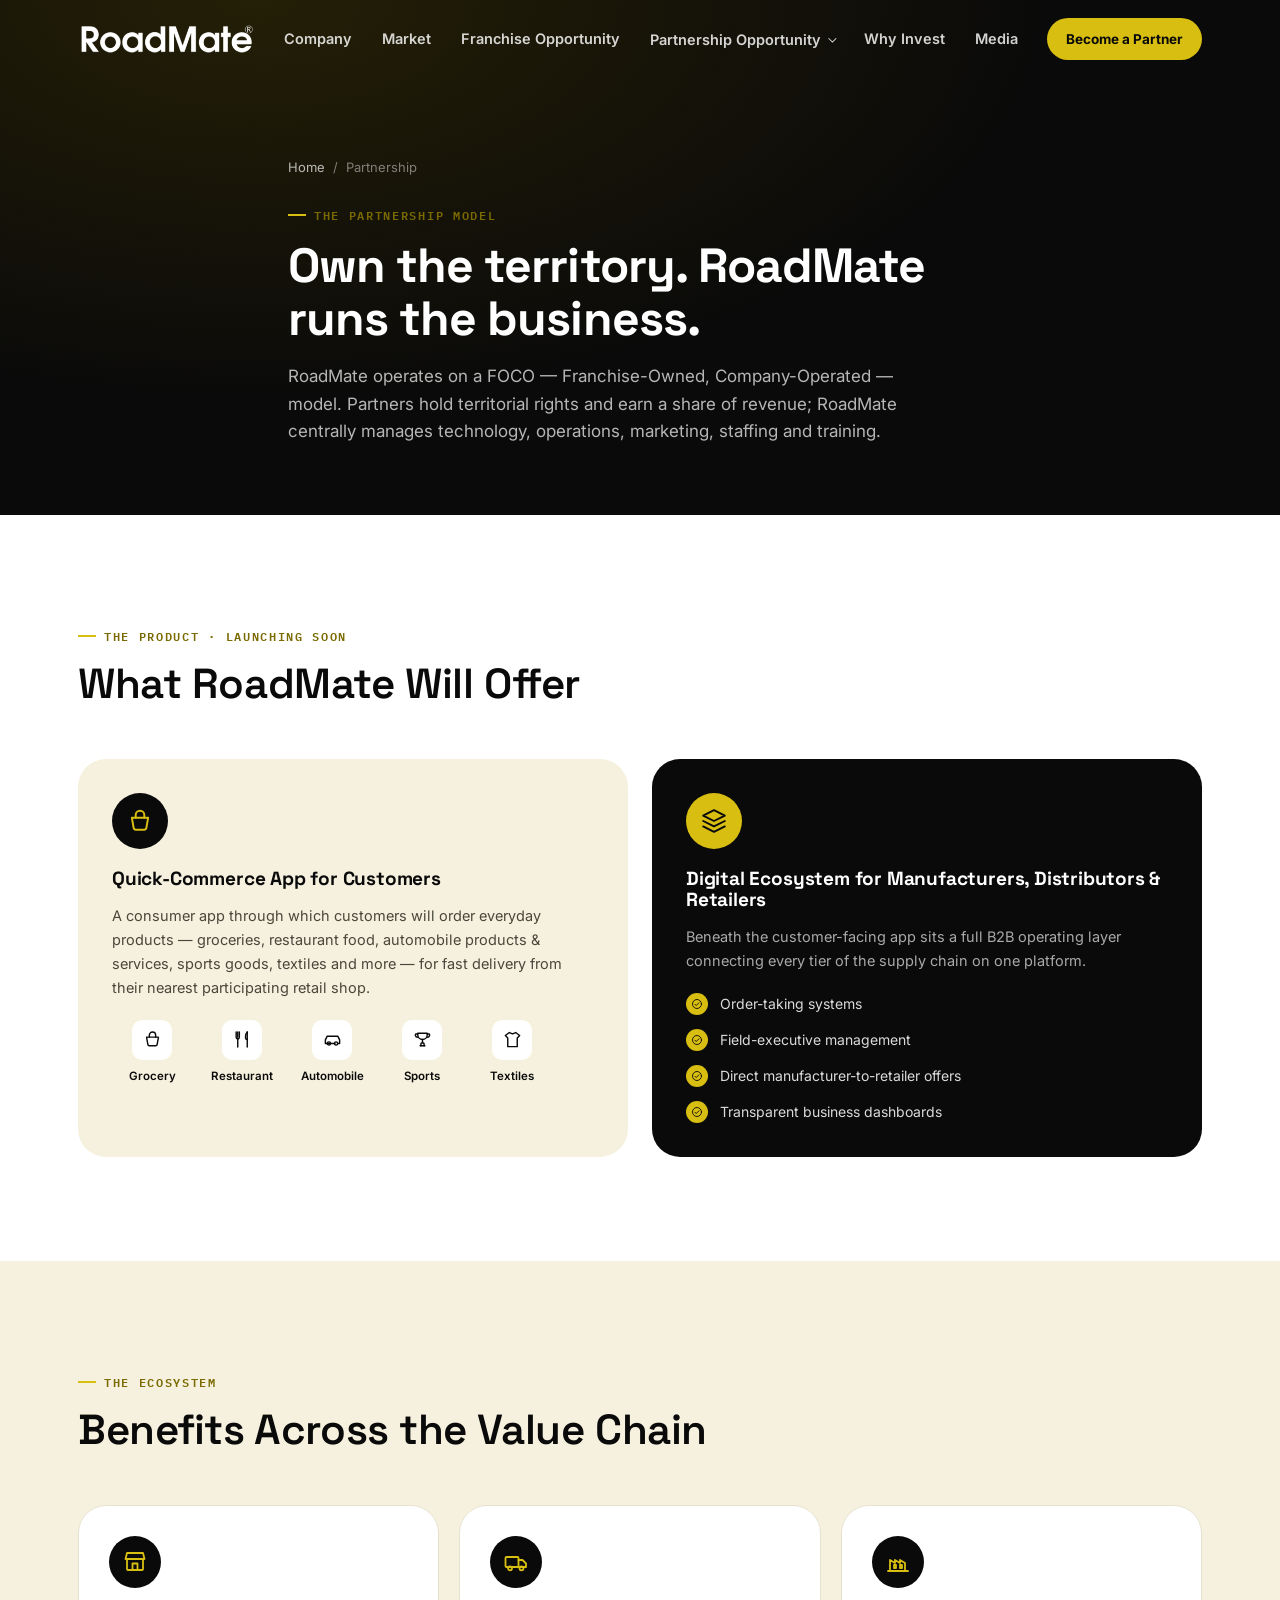
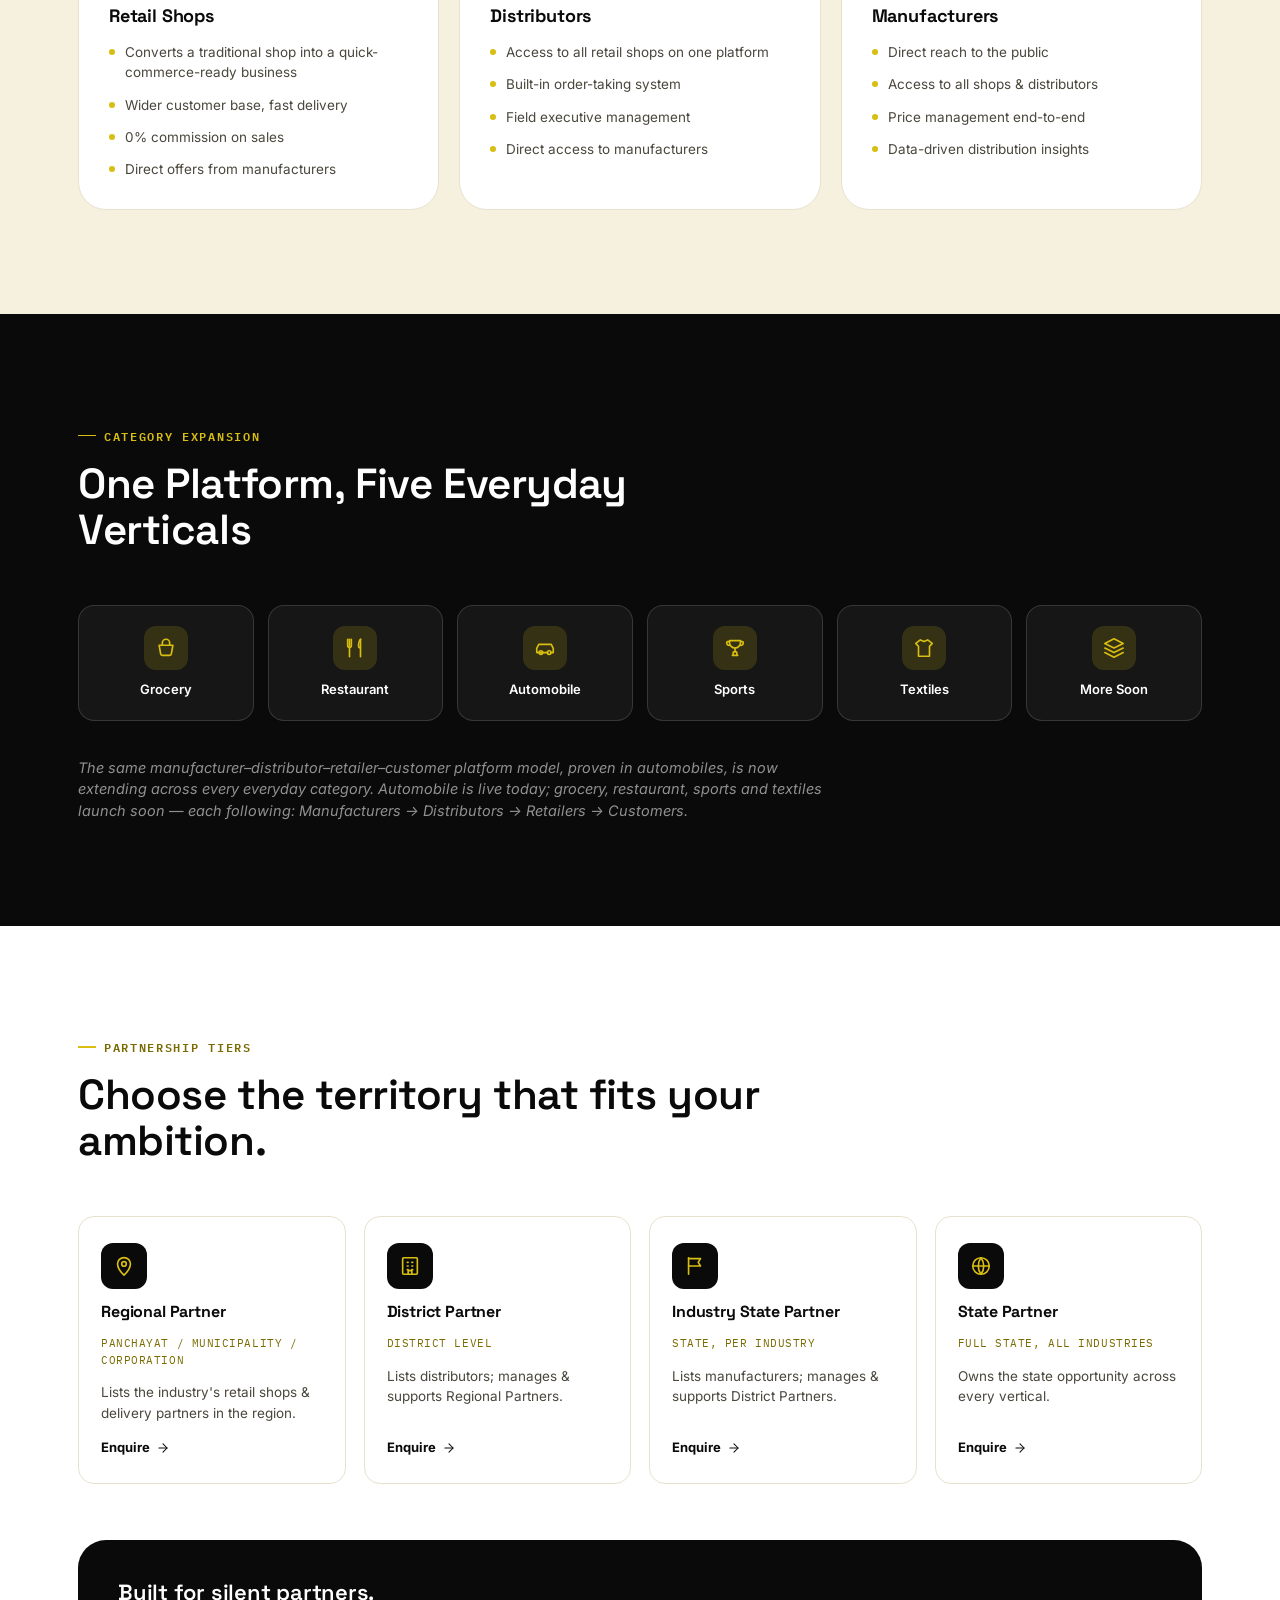
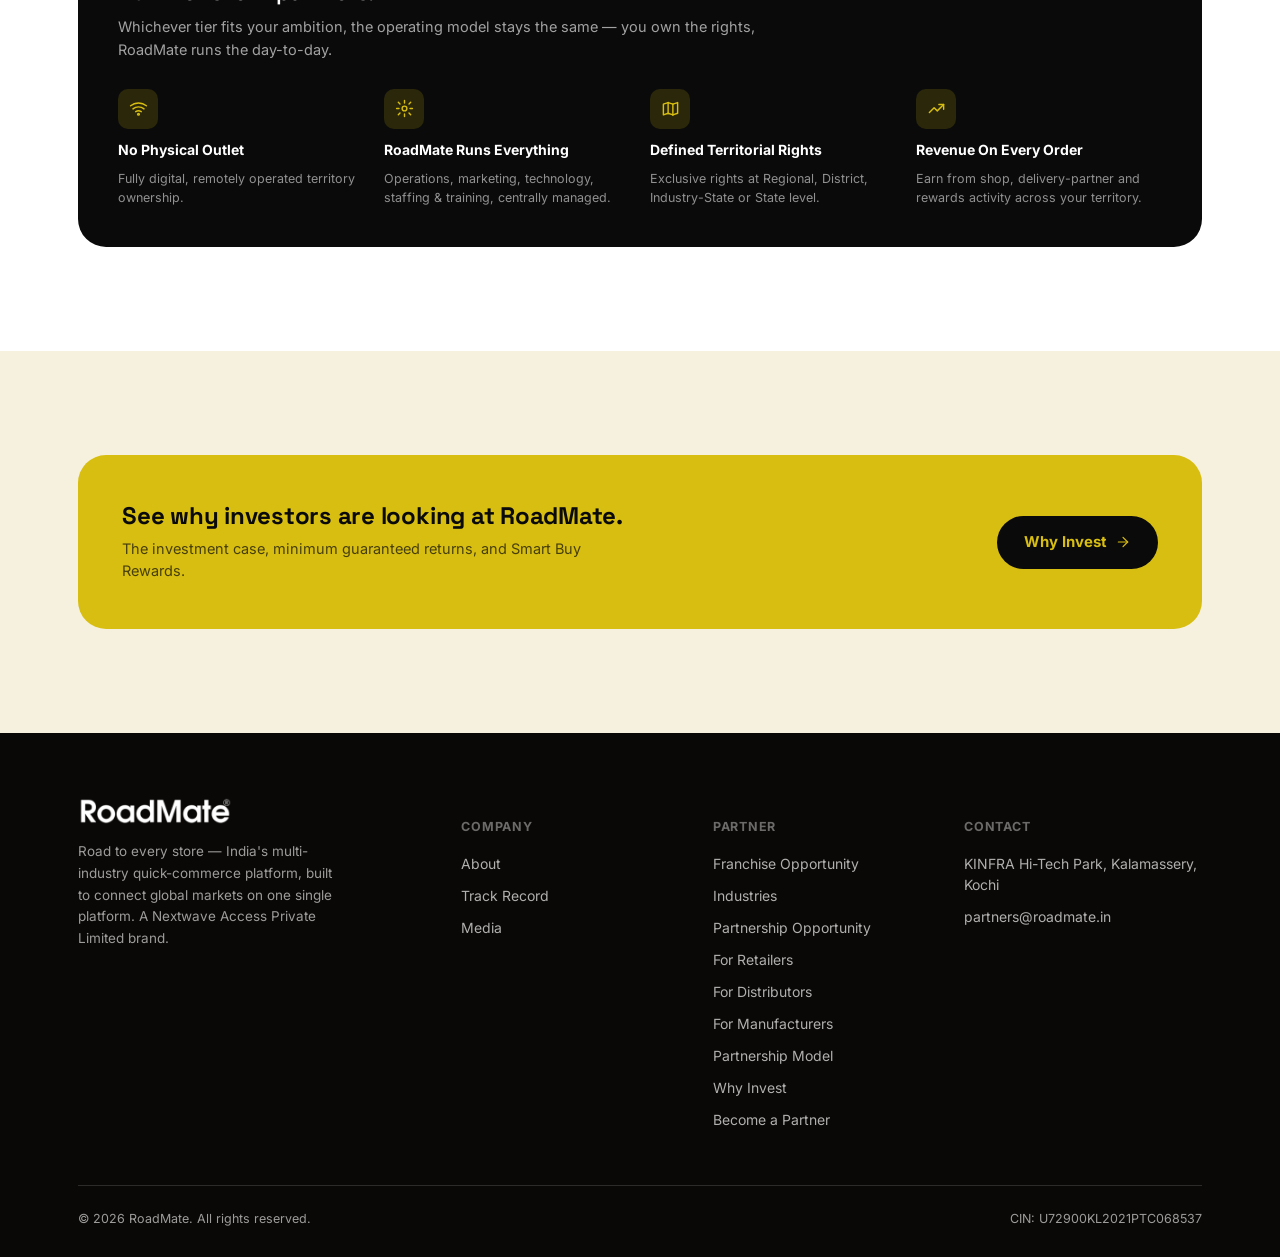
<file: partnership.html>
<!DOCTYPE html>
<html lang="en-IN">
<head>
<meta charset="UTF-8">
<meta name="viewport" content="width=device-width, initial-scale=1.0">
<title>The Partnership Model | RoadMate — FOCO Franchise, No Outlet Required</title>
<meta name="description" content="RoadMate's FOCO model: own the territorial rights while RoadMate runs operations, marketing, tech and training. Four partnership tiers, zero physical outlet required.">
<meta name="robots" content="index, follow">
<meta property="og:type" content="website">
<meta property="og:site_name" content="RoadMate">
<meta property="og:title" content="The Partnership Model | RoadMate — FOCO Franchise, No Outlet Required">
<meta property="og:description" content="RoadMate's FOCO model: own the territorial rights while RoadMate runs operations, marketing, tech and training. Four partnership tiers, zero physical outlet required.">
<meta property="og:locale" content="en_IN">
<link rel="icon" href="/favicon.ico" sizes="48x48">
<link rel="icon" type="image/png" sizes="96x96" href="/favicon-96x96.png">
<link rel="apple-touch-icon" href="/apple-touch-icon.png">
<link rel="manifest" href="/site.webmanifest">
<meta name="theme-color" content="#D8BE11">
<link rel="preconnect" href="https://fonts.googleapis.com">
<link rel="preconnect" href="https://fonts.gstatic.com" crossorigin>
<link href="https://fonts.googleapis.com/css2?family=Space+Grotesk:wght@500;600;700&family=Inter:wght@400;500;600;700&family=IBM+Plex+Mono:wght@500;600&display=swap" rel="stylesheet">
<link rel="stylesheet" href="assets/style.css">
<link rel="stylesheet" href="assets/extra.css">
</head>
<body>

<header class="site-header" id="siteHeader">
  <div class="wrap">
    <a href="index.html" class="logo" aria-label="RoadMate — home">
      <img class="logo-img logo-img--white" src="assets/logo.png" alt="RoadMate">
      <img class="logo-img logo-img--black" src="assets/logo.png" alt="RoadMate">
    </a>
    <nav class="nav-links">
      <a href="about.html">Company</a>
      <a href="opportunity.html">Market</a>
      <a href="franchise-opportunity.html">Franchise Opportunity</a>
      <div class="nav-dd">
        <button class="nav-dd-btn" type="button" aria-haspopup="true">Partnership Opportunity</button>
        <div class="nav-dd-menu">
          <a href="partnership-opportunity.html">Overview</a>
          <a href="retailers.html">Retailers</a>
          <a href="distributors.html">Distributors</a>
          <a href="manufacturers.html">Manufacturers</a>
        </div>
      </div>
      <a href="why-invest.html">Why Invest</a>
      <a href="media.html">Media</a>
    </nav>
    <div class="nav-cta">
      <a href="enquire.html" class="btn btn-primary btn-sm">Become a Partner</a>
      <button class="nav-toggle" id="navToggle" aria-label="Open menu" aria-expanded="false">
        <svg width="24" height="24" viewBox="0 0 24 24" fill="none"><path d="M4 7H20M4 12H20M4 17H20" stroke="currentColor" stroke-width="2" stroke-linecap="round"/></svg>
      </button>
    </div>
  </div>
</header>

<div class="mobile-menu" id="mobileMenu">
  <a href="about.html">Company</a>
  <a href="opportunity.html">Market</a>
  <a href="franchise-opportunity.html">Franchise Opportunity</a>
  <a href="industries.html">Industries</a>
  <a href="partnership-opportunity.html">Partnership Opportunity</a>
  <a href="retailers.html">Retailers</a>
  <a href="distributors.html">Distributors</a>
  <a href="manufacturers.html">Manufacturers</a>
  <a href="why-invest.html">Why Invest</a>
  <a href="media.html">Media</a>
  <a href="enquire.html" class="btn btn-primary">Become a Partner</a>
</div>

<section class="page-hero">
  <div class="wrap">
    <div class="breadcrumb"><a href="index.html">Home</a> <span>/</span> <span>Partnership</span></div>
    <div class="eyebrow">The Partnership Model</div>
    <h1>Own the territory. RoadMate runs the business.</h1>
    <p>RoadMate operates on a FOCO — Franchise-Owned, Company-Operated — model. Partners hold territorial rights and earn a share of revenue; RoadMate centrally manages technology, operations, marketing, staffing and training.</p>
  </div>
</section>

<section class="section" id="product">
  <div class="wrap">
    <div class="section-head reveal">
      <div class="eyebrow">The Product · Launching Soon</div>
      <h2>What RoadMate Will Offer</h2>
    </div>
    <div class="product-grid reveal">
      <div class="product-card light">
        <span class="ic"><svg class="icon"><use href="assets/sprite.svg#ic-shopping-basket"></use></svg></span>
        <h4>Quick-Commerce App for Customers</h4>
        <p>A consumer app through which customers will order everyday products — groceries, restaurant food, automobile products &amp; services, sports goods, textiles and more — for fast delivery from their nearest participating retail shop.</p>
        <div class="mini-grid">
          <div class="mini-tag"><span class="ic2"><svg class="icon"><use href="assets/sprite.svg#ic-shopping-basket"></use></svg></span><span>Grocery</span></div>
          <div class="mini-tag"><span class="ic2"><svg class="icon"><use href="assets/sprite.svg#ic-utensils"></use></svg></span><span>Restaurant</span></div>
          <div class="mini-tag"><span class="ic2"><svg class="icon"><use href="assets/sprite.svg#ic-car"></use></svg></span><span>Automobile</span></div>
          <div class="mini-tag"><span class="ic2"><svg class="icon"><use href="assets/sprite.svg#ic-trophy"></use></svg></span><span>Sports</span></div>
          <div class="mini-tag"><span class="ic2"><svg class="icon"><use href="assets/sprite.svg#ic-shirt"></use></svg></span><span>Textiles</span></div>
        </div>
      </div>
      <div class="product-card dark">
        <span class="ic"><svg class="icon"><use href="assets/sprite.svg#ic-layers"></use></svg></span>
        <h4>Digital Ecosystem for Manufacturers, Distributors &amp; Retailers</h4>
        <p>Beneath the customer-facing app sits a full B2B operating layer connecting every tier of the supply chain on one platform.</p>
        <ul class="check-list">
          <li><span class="ic3"><svg class="icon"><use href="assets/sprite.svg#ic-check-circle"></use></svg></span>Order-taking systems</li>
          <li><span class="ic3"><svg class="icon"><use href="assets/sprite.svg#ic-check-circle"></use></svg></span>Field-executive management</li>
          <li><span class="ic3"><svg class="icon"><use href="assets/sprite.svg#ic-check-circle"></use></svg></span>Direct manufacturer-to-retailer offers</li>
          <li><span class="ic3"><svg class="icon"><use href="assets/sprite.svg#ic-check-circle"></use></svg></span>Transparent business dashboards</li>
        </ul>
      </div>
    </div>
  </div>
</section>

<section class="section bg-tint" id="ecosystem">
  <div class="wrap">
    <div class="section-head reveal">
      <div class="eyebrow">The Ecosystem</div>
      <h2>Benefits Across the Value Chain</h2>
    </div>
    <div class="chain-grid reveal">
      <div class="chain-card">
        <span class="ic"><svg class="icon"><use href="assets/sprite.svg#ic-store"></use></svg></span>
        <h4>Retail Shops</h4>
        <ul>
          <li>Converts a traditional shop into a quick-commerce-ready business</li>
          <li>Wider customer base, fast delivery</li>
          <li>0% commission on sales</li>
          <li>Direct offers from manufacturers</li>
        </ul>
      </div>
      <div class="chain-card">
        <span class="ic"><svg class="icon"><use href="assets/sprite.svg#ic-truck"></use></svg></span>
        <h4>Distributors</h4>
        <ul>
          <li>Access to all retail shops on one platform</li>
          <li>Built-in order-taking system</li>
          <li>Field executive management</li>
          <li>Direct access to manufacturers</li>
        </ul>
      </div>
      <div class="chain-card">
        <span class="ic"><svg class="icon"><use href="assets/sprite.svg#ic-factory"></use></svg></span>
        <h4>Manufacturers</h4>
        <ul>
          <li>Direct reach to the public</li>
          <li>Access to all shops &amp; distributors</li>
          <li>Price management end-to-end</li>
          <li>Data-driven distribution insights</li>
        </ul>
      </div>
    </div>
  </div>
</section>

<section class="section bg-dark" id="category">
  <div class="wrap">
    <div class="section-head on-dark reveal">
      <div class="eyebrow">Category Expansion</div>
      <h2>One Platform, Five Everyday Verticals</h2>
    </div>
    <div class="sector-grid cols-6 reveal" style="margin-bottom:36px;">
      <div class="sector-tile"><span class="ic"><svg class="icon"><use href="assets/sprite.svg#ic-shopping-basket"></use></svg></span><span>Grocery</span></div>
      <div class="sector-tile"><span class="ic"><svg class="icon"><use href="assets/sprite.svg#ic-utensils"></use></svg></span><span>Restaurant</span></div>
      <div class="sector-tile"><span class="ic"><svg class="icon"><use href="assets/sprite.svg#ic-car"></use></svg></span><span>Automobile</span></div>
      <div class="sector-tile"><span class="ic"><svg class="icon"><use href="assets/sprite.svg#ic-trophy"></use></svg></span><span>Sports</span></div>
      <div class="sector-tile"><span class="ic"><svg class="icon"><use href="assets/sprite.svg#ic-shirt"></use></svg></span><span>Textiles</span></div>
      <div class="sector-tile"><span class="ic"><svg class="icon"><use href="assets/sprite.svg#ic-layers"></use></svg></span><span>More Soon</span></div>
    </div>
    <p class="reveal" style="font-size:14.5px; color:rgba(255,255,255,.55); font-style:italic; max-width:760px;">The same manufacturer–distributor–retailer–customer platform model, proven in automobiles, is now extending across every everyday category. Automobile is live today; grocery, restaurant, sports and textiles launch soon — each following: Manufacturers → Distributors → Retailers → Customers.</p>
  </div>
</section>

<section class="section" id="partnership">
  <div class="wrap">
    <div class="section-head wide reveal">
      <div class="eyebrow">Partnership Tiers</div>
      <h2>Choose the territory that fits your ambition.</h2>
    </div>

    <div class="partner-grid reveal">
      <div class="partner-card">
        <span class="ic"><svg class="icon"><use href="assets/sprite.svg#ic-map-pin"></use></svg></span>
        <h4>Regional Partner</h4>
        <span class="scope">Panchayat / Municipality / Corporation</span>
        <p>Lists the industry's retail shops &amp; delivery partners in the region.</p>
        <a href="enquire.html">Enquire <svg class="icon"><use href="assets/sprite.svg#ic-arrow-right"></use></svg></a>
      </div>
      <div class="partner-card">
        <span class="ic"><svg class="icon"><use href="assets/sprite.svg#ic-building"></use></svg></span>
        <h4>District Partner</h4>
        <span class="scope">District Level</span>
        <p>Lists distributors; manages &amp; supports Regional Partners.</p>
        <a href="enquire.html">Enquire <svg class="icon"><use href="assets/sprite.svg#ic-arrow-right"></use></svg></a>
      </div>
      <div class="partner-card">
        <span class="ic"><svg class="icon"><use href="assets/sprite.svg#ic-flag"></use></svg></span>
        <h4>Industry State Partner</h4>
        <span class="scope">State, Per Industry</span>
        <p>Lists manufacturers; manages &amp; supports District Partners.</p>
        <a href="enquire.html">Enquire <svg class="icon"><use href="assets/sprite.svg#ic-arrow-right"></use></svg></a>
      </div>
      <div class="partner-card">
        <span class="ic"><svg class="icon"><use href="assets/sprite.svg#ic-globe"></use></svg></span>
        <h4>State Partner</h4>
        <span class="scope">Full State, All Industries</span>
        <p>Owns the state opportunity across every vertical.</p>
        <a href="enquire.html">Enquire <svg class="icon"><use href="assets/sprite.svg#ic-arrow-right"></use></svg></a>
      </div>
    </div>

    <div class="foco-band reveal">
      <div class="foco-head">
        <h3>Built for silent partners.</h3>
        <p>Whichever tier fits your ambition, the operating model stays the same — you own the rights, RoadMate runs the day-to-day.</p>
      </div>
      <div class="foco-list">
        <div class="foco-item"><span class="ic"><svg class="icon"><use href="assets/sprite.svg#ic-wifi"></use></svg></span><strong>No Physical Outlet</strong><span>Fully digital, remotely operated territory ownership.</span></div>
        <div class="foco-item"><span class="ic"><svg class="icon"><use href="assets/sprite.svg#ic-settings"></use></svg></span><strong>RoadMate Runs Everything</strong><span>Operations, marketing, technology, staffing &amp; training, centrally managed.</span></div>
        <div class="foco-item"><span class="ic"><svg class="icon"><use href="assets/sprite.svg#ic-map"></use></svg></span><strong>Defined Territorial Rights</strong><span>Exclusive rights at Regional, District, Industry-State or State level.</span></div>
        <div class="foco-item"><span class="ic"><svg class="icon"><use href="assets/sprite.svg#ic-trending-up"></use></svg></span><strong>Revenue On Every Order</strong><span>Earn from shop, delivery-partner and rewards activity across your territory.</span></div>
      </div>
    </div>
  </div>
</section>

<section class="section bg-tint">
  <div class="wrap">
    <div class="cta-band reveal">
      <div>
        <h3>See why investors are looking at RoadMate.</h3>
        <p>The investment case, minimum guaranteed returns, and Smart Buy Rewards.</p>
      </div>
      <a href="why-invest.html" class="btn btn-primary">Why Invest <svg class="icon"><use href="assets/sprite.svg#ic-arrow-right"></use></svg></a>
    </div>
  </div>
</section>

<footer>
  <div class="wrap">
    <div class="foot-grid">
      <div>
        <div class="foot-logo">
          <img class="logo-img" style="height:28px;width:auto;" src="assets/logo.png" alt="RoadMate">
        </div>
        <p class="foot-tag">Road to every store — India's multi-industry quick-commerce platform, built to connect global markets on one single platform. A Nextwave Access Private Limited brand.</p>
      </div>
      <div class="foot-col">
        <h5>Company</h5>
        <a href="about.html">About</a>
        <a href="about.html#journey">Track Record</a>
        <a href="media.html">Media</a>
      </div>
      <div class="foot-col">
        <h5>Partner</h5>
        <a href="franchise-opportunity.html">Franchise Opportunity</a>
        <a href="industries.html">Industries</a>
        <a href="partnership-opportunity.html">Partnership Opportunity</a>
        <a href="retailers.html">For Retailers</a>
        <a href="distributors.html">For Distributors</a>
        <a href="manufacturers.html">For Manufacturers</a>
        <a href="partnership.html">Partnership Model</a>
        <a href="why-invest.html">Why Invest</a>
        <a href="enquire.html">Become a Partner</a>
      </div>
      <div class="foot-col">
        <h5>Contact</h5>
        <li>KINFRA Hi-Tech Park, Kalamassery, Kochi</li>
        <a href="mailto:partners@roadmate.in">partners@roadmate.in</a>
      </div>
    </div>
    <div class="foot-bottom">
      <span>&copy; 2026 RoadMate. All rights reserved.</span>
      <span>CIN: U72900KL2021PTC068537</span>
    </div>
  </div>
</footer>
<script src="assets/script.js"></script>
</body>
</html>
</file>
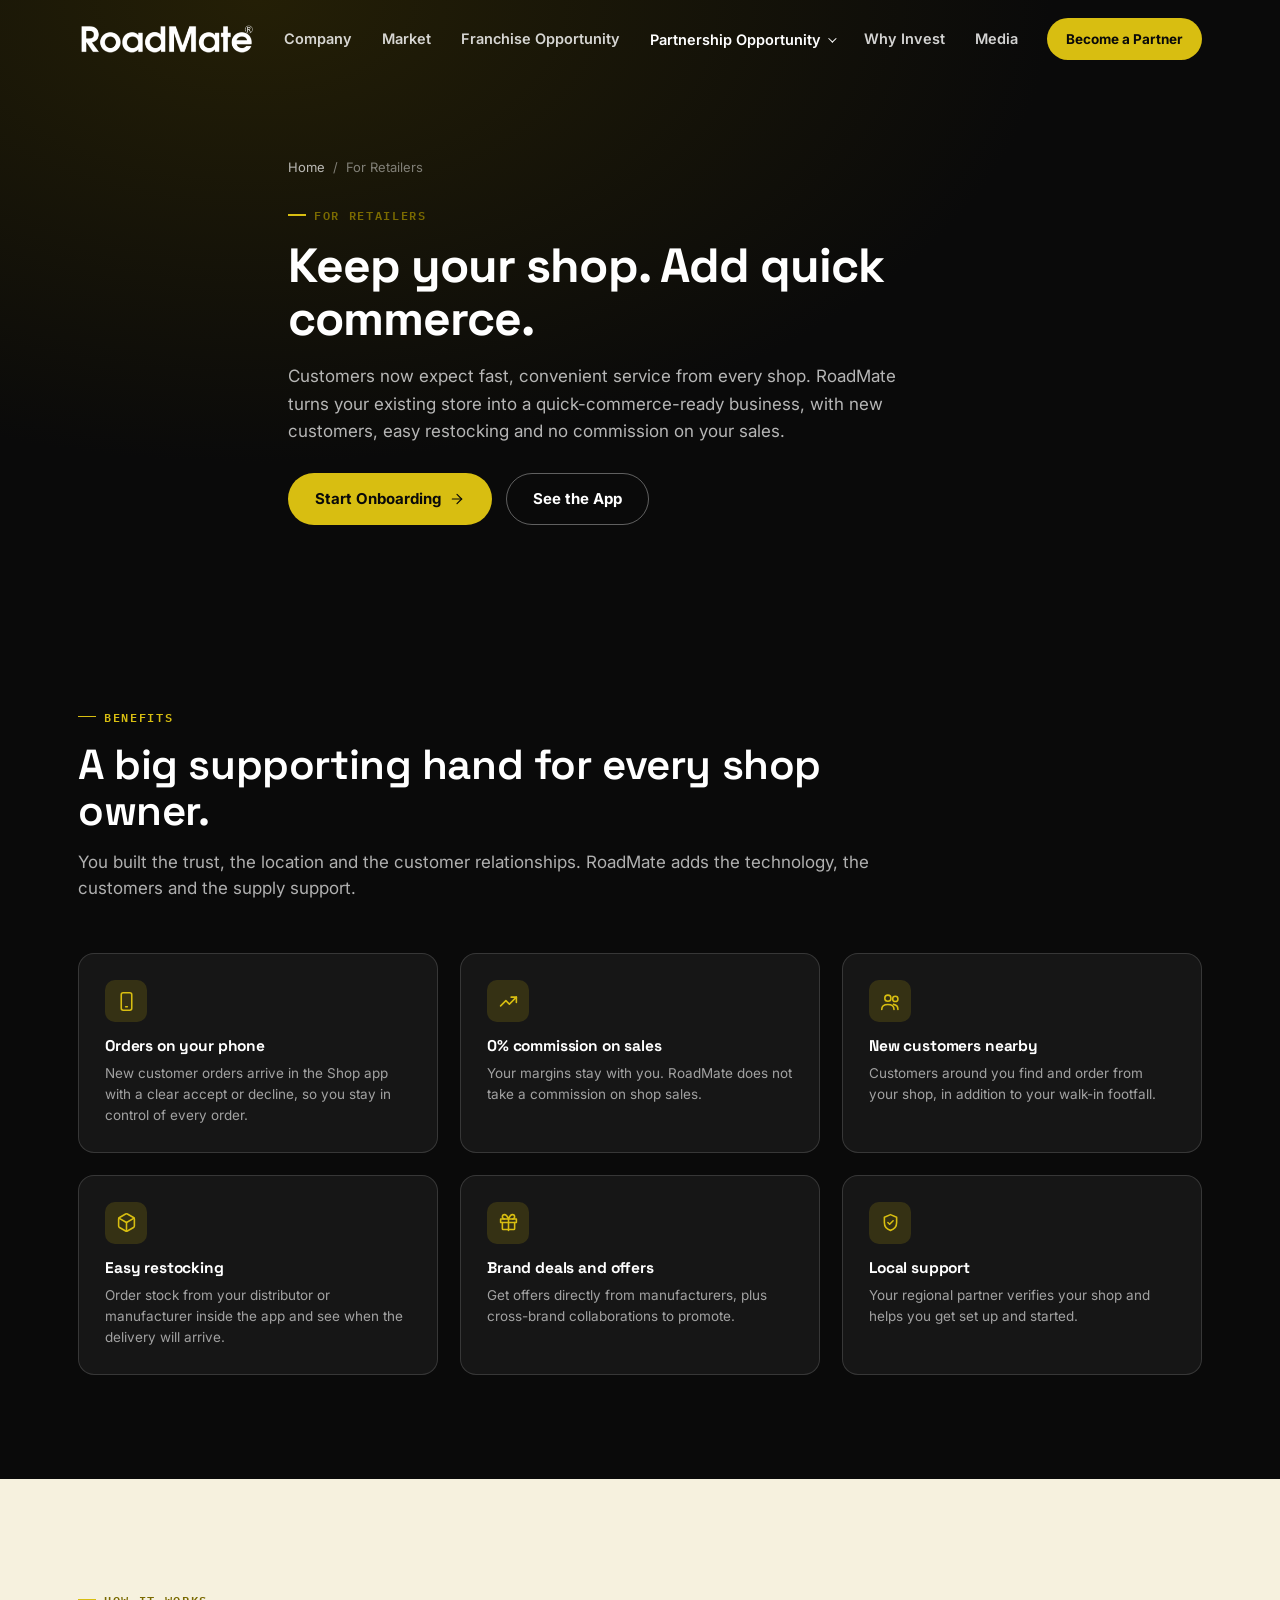
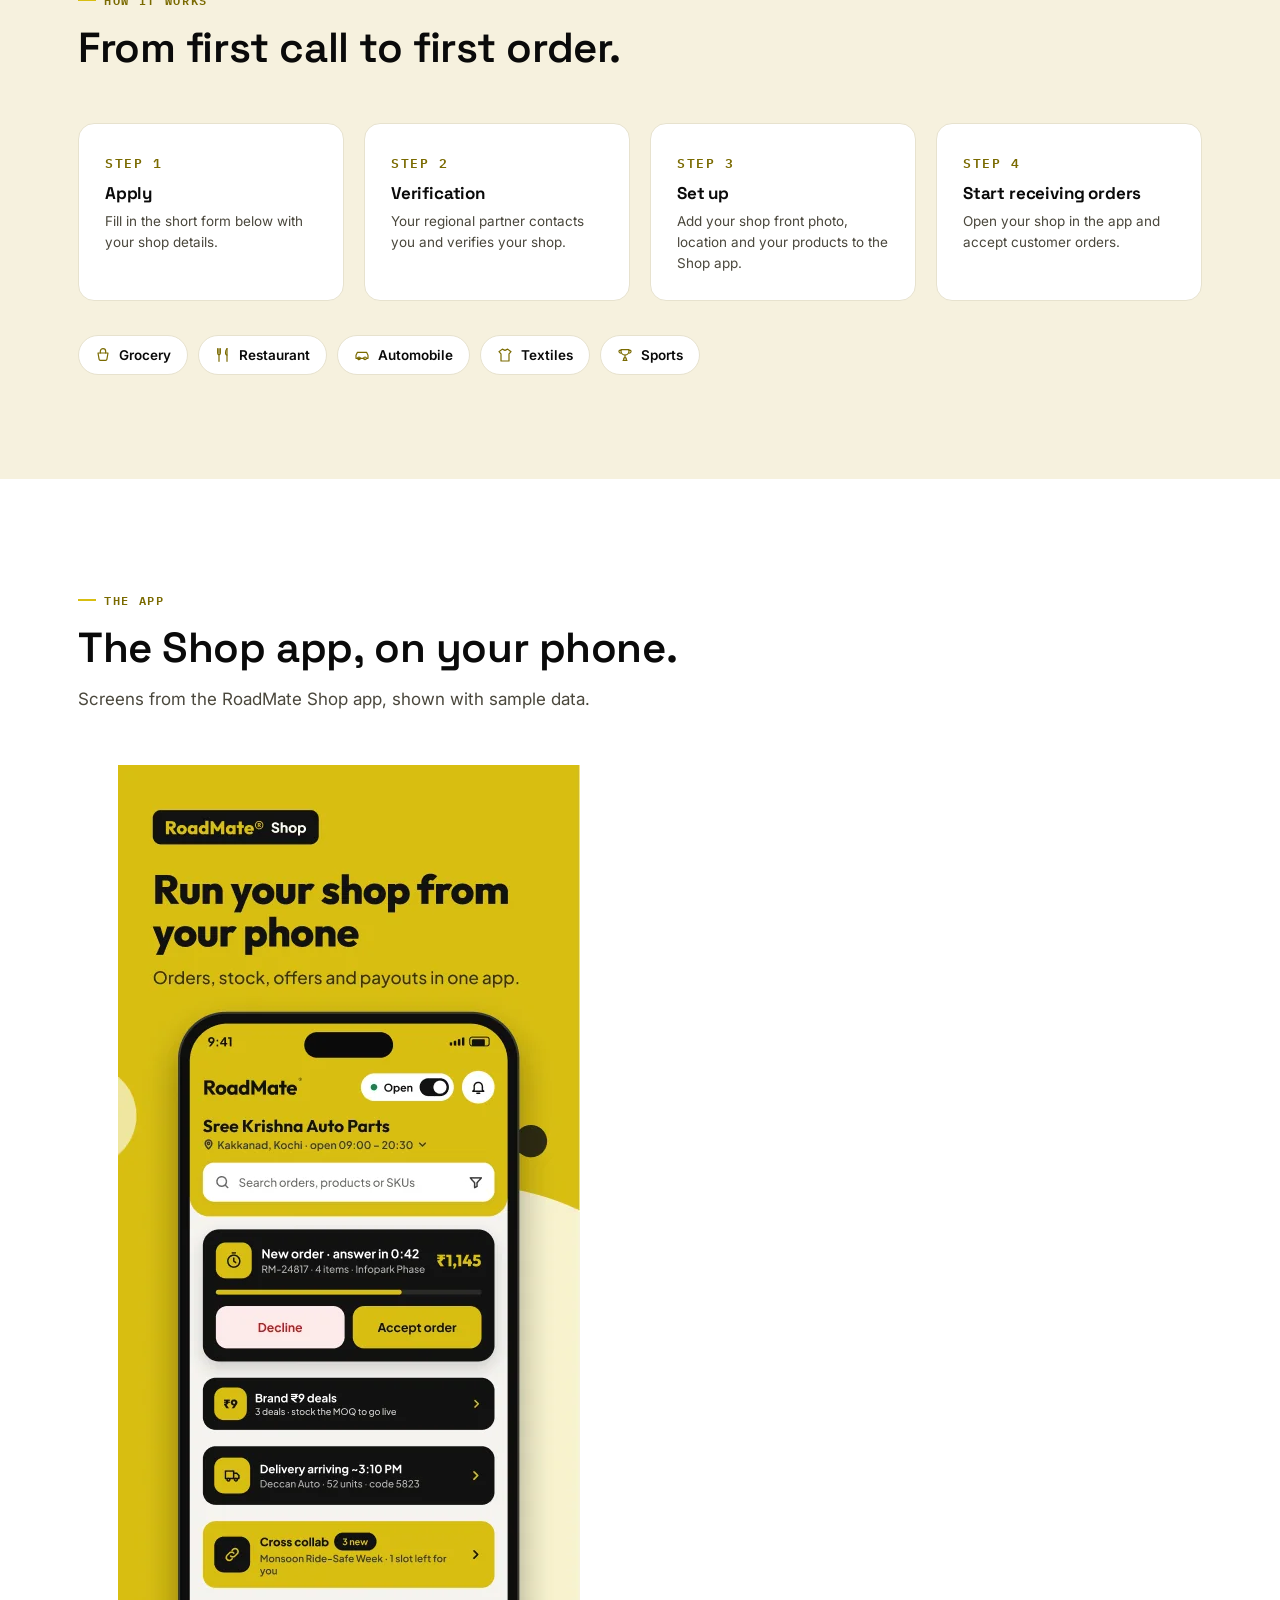
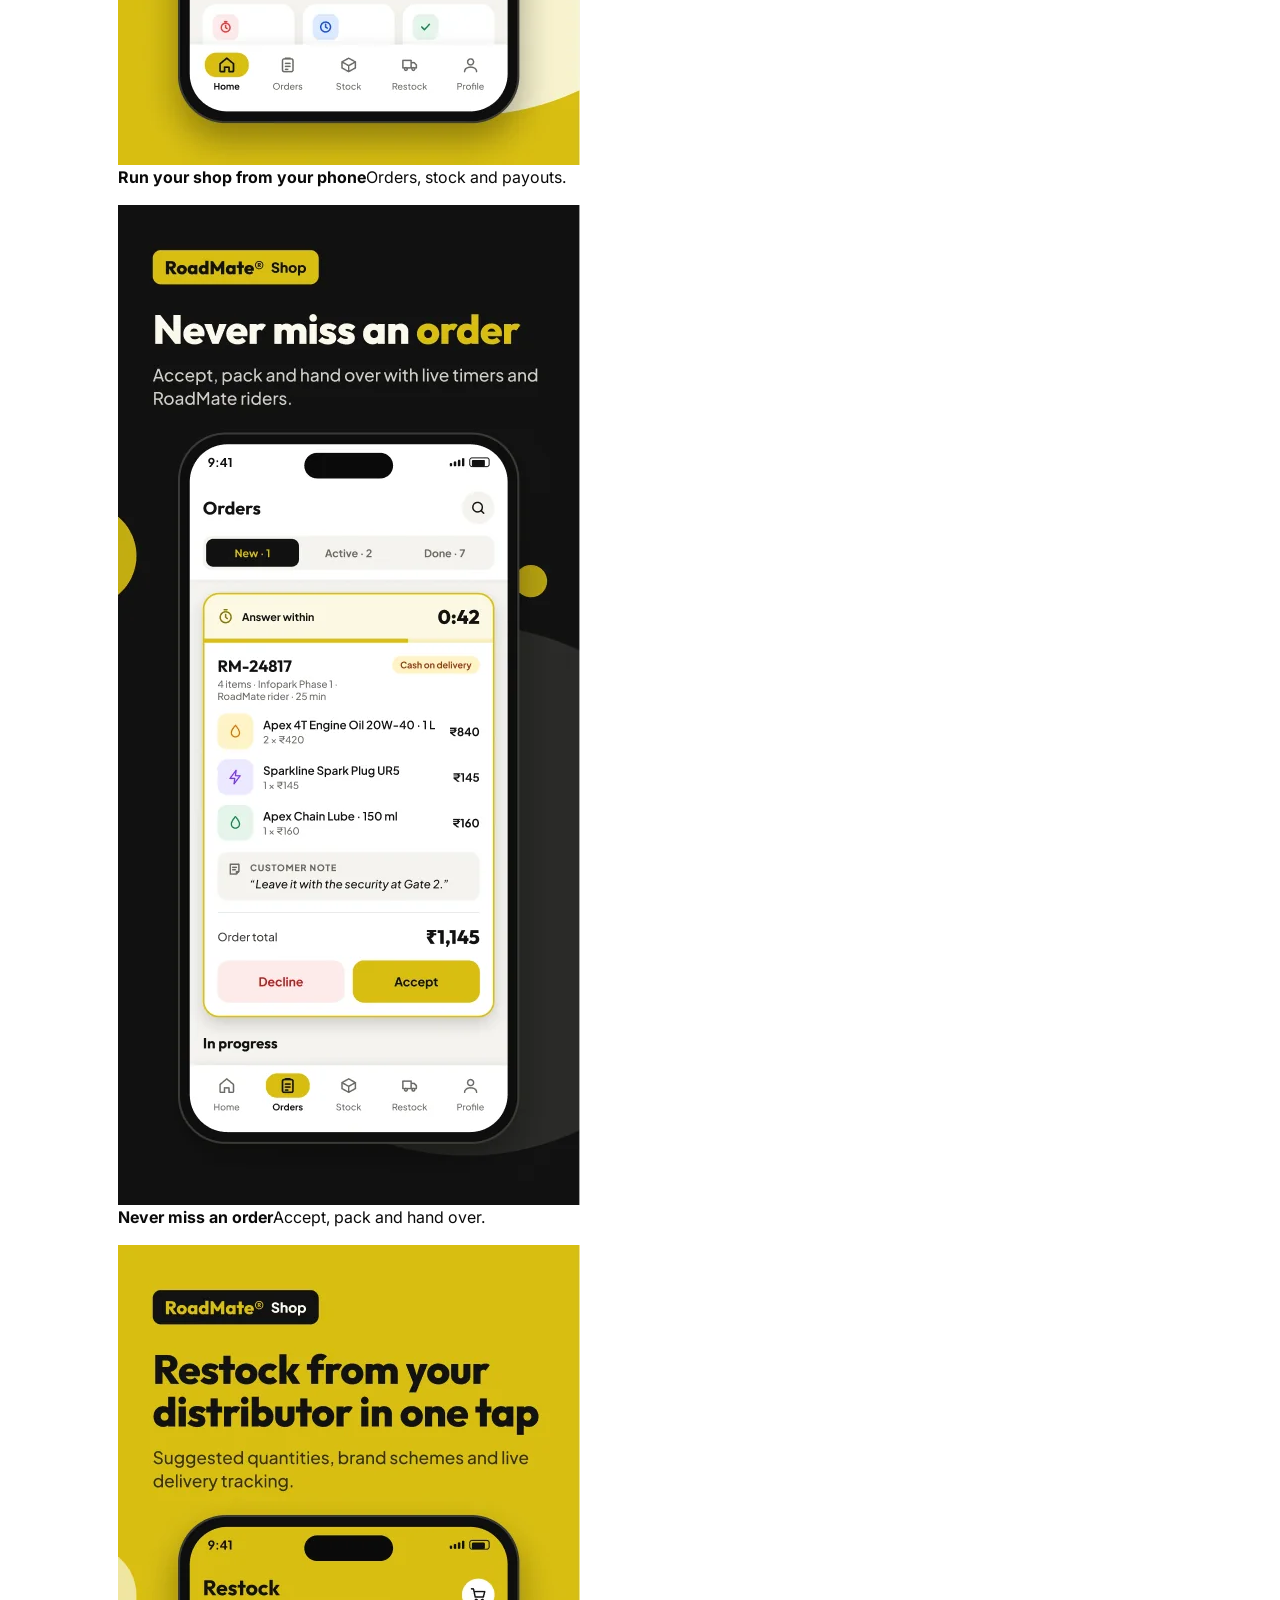
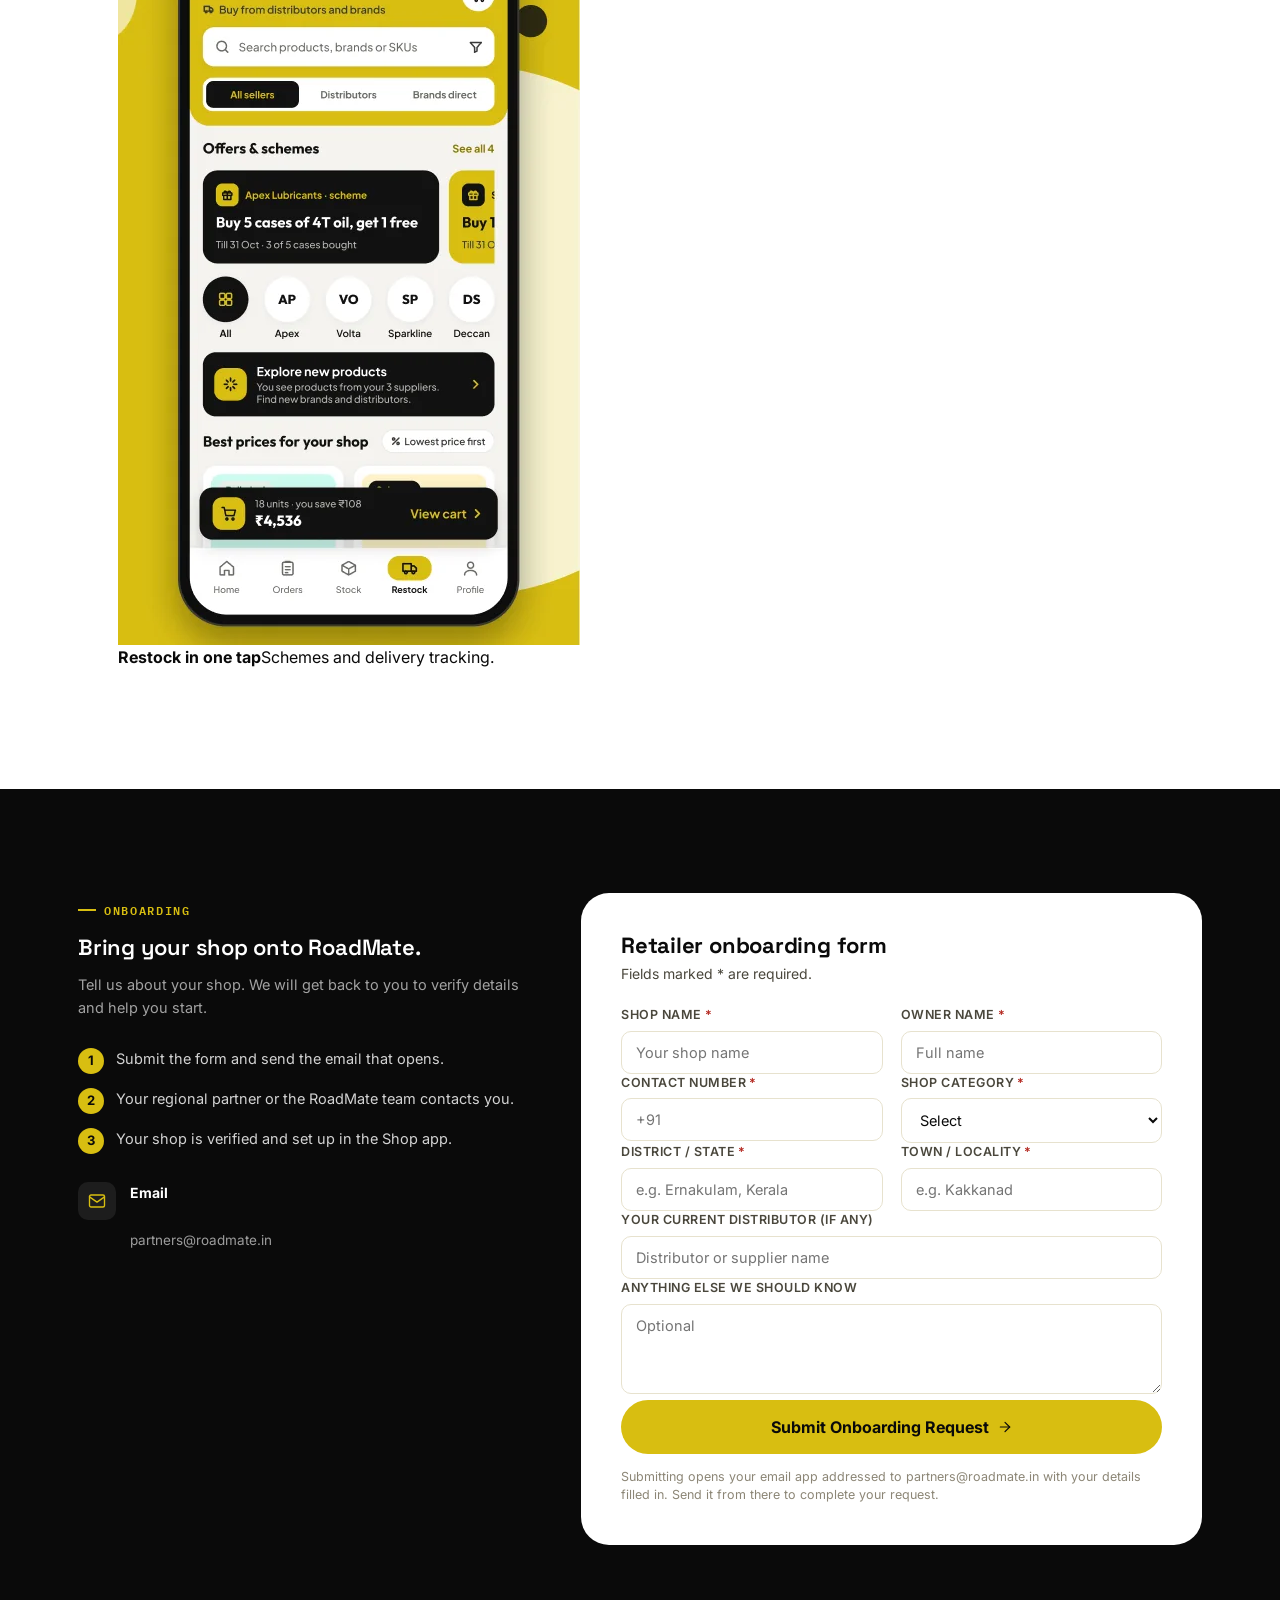
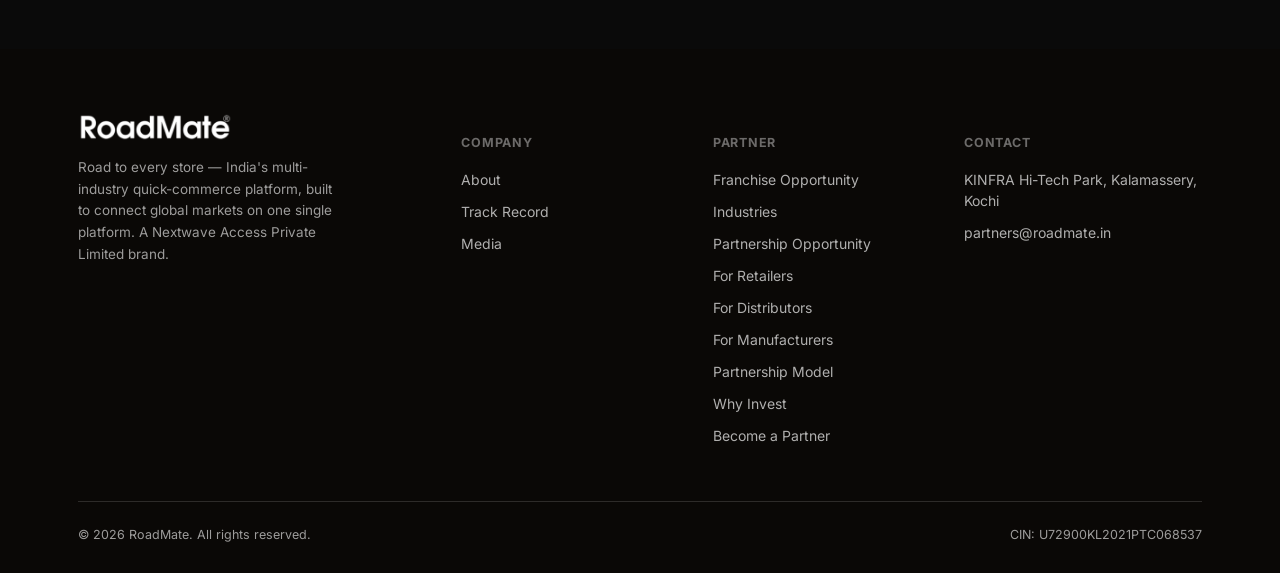
<file: retailers.html>
<!DOCTYPE html>
<html lang="en-IN">
<head>
<meta charset="UTF-8">
<meta name="viewport" content="width=device-width, initial-scale=1.0">
<title>For Retailers | Add Quick Commerce to Your Shop with RoadMate</title>
<meta name="description" content="Keep your shop, add quick commerce. RoadMate gives retailers customer orders, 0% commission, easy restocking and brand deals, with a simple onboarding form.">
<meta name="robots" content="index, follow">
<meta property="og:type" content="website">
<meta property="og:site_name" content="RoadMate">
<meta property="og:title" content="For Retailers | Add Quick Commerce to Your Shop with RoadMate">
<meta property="og:description" content="Keep your shop, add quick commerce. RoadMate gives retailers customer orders, 0% commission, easy restocking and brand deals, with a simple onboarding form.">
<meta property="og:locale" content="en_IN">
<link rel="icon" href="/favicon.ico" sizes="48x48">
<link rel="icon" type="image/png" sizes="96x96" href="/favicon-96x96.png">
<link rel="apple-touch-icon" href="/apple-touch-icon.png">
<link rel="manifest" href="/site.webmanifest">
<meta name="theme-color" content="#D8BE11">
<link rel="preconnect" href="https://fonts.googleapis.com">
<link rel="preconnect" href="https://fonts.gstatic.com" crossorigin>
<link href="https://fonts.googleapis.com/css2?family=Space+Grotesk:wght@500;600;700&family=Inter:wght@400;500;600;700&family=IBM+Plex+Mono:wght@500;600&display=swap" rel="stylesheet">
<link rel="stylesheet" href="assets/style.css">
<link rel="stylesheet" href="assets/extra.css">
</head>
<body>

<header class="site-header" id="siteHeader">
  <div class="wrap">
    <a href="index.html" class="logo" aria-label="RoadMate — home">
      <img class="logo-img logo-img--white" src="assets/logo.png" alt="RoadMate">
      <img class="logo-img logo-img--black" src="assets/logo.png" alt="RoadMate">
    </a>
    <nav class="nav-links">
      <a href="about.html">Company</a>
      <a href="opportunity.html">Market</a>
      <a href="franchise-opportunity.html">Franchise Opportunity</a>
      <div class="nav-dd">
        <button class="nav-dd-btn active" type="button" aria-haspopup="true">Partnership Opportunity</button>
        <div class="nav-dd-menu">
          <a href="partnership-opportunity.html">Overview</a>
          <a href="retailers.html">Retailers</a>
          <a href="distributors.html">Distributors</a>
          <a href="manufacturers.html">Manufacturers</a>
        </div>
      </div>
      <a href="why-invest.html">Why Invest</a>
      <a href="media.html">Media</a>
    </nav>
    <div class="nav-cta">
      <a href="enquire.html" class="btn btn-primary btn-sm">Become a Partner</a>
      <button class="nav-toggle" id="navToggle" aria-label="Open menu" aria-expanded="false">
        <svg width="24" height="24" viewBox="0 0 24 24" fill="none"><path d="M4 7H20M4 12H20M4 17H20" stroke="currentColor" stroke-width="2" stroke-linecap="round"/></svg>
      </button>
    </div>
  </div>
</header>

<div class="mobile-menu" id="mobileMenu">
  <a href="about.html">Company</a>
  <a href="opportunity.html">Market</a>
  <a href="franchise-opportunity.html">Franchise Opportunity</a>
  <a href="industries.html">Industries</a>
  <a href="partnership-opportunity.html">Partnership Opportunity</a>
  <a href="retailers.html">Retailers</a>
  <a href="distributors.html">Distributors</a>
  <a href="manufacturers.html">Manufacturers</a>
  <a href="why-invest.html">Why Invest</a>
  <a href="media.html">Media</a>
  <a href="enquire.html" class="btn btn-primary">Become a Partner</a>
</div>

<section class="page-hero">
  <div class="wrap">
    <div class="breadcrumb"><a href="index.html">Home</a> <span>/</span> <span>For Retailers</span></div>
    <div class="eyebrow">For Retailers</div>
    <h1>Keep your shop. Add quick commerce.</h1>
    <p>Customers now expect fast, convenient service from every shop. RoadMate turns your existing store into a quick-commerce-ready business, with new customers, easy restocking and no commission on your sales.</p>
    <div class="hero-actions-row">
      <a href="#onboard" class="btn btn-primary">Start Onboarding <svg class="icon"><use href="assets/sprite.svg#ic-arrow-right"></use></svg></a>
      <a href="#screens" class="btn btn-ghost-dark">See the App</a>
    </div>
  </div>
</section>

<section class="section bg-dark" id="benefits">
  <div class="wrap">
    <div class="section-head on-dark wide reveal">
      <div class="eyebrow">Benefits</div>
      <h2>A big supporting hand for every shop owner.</h2>
      <p>You built the trust, the location and the customer relationships. RoadMate adds the technology, the customers and the supply support.</p>
    </div>
    <div class="why-grid reveal">
      <div class="why-card"><span class="ic"><svg class="icon"><use href="assets/sprite.svg#ic-smartphone"></use></svg></span><h4>Orders on your phone</h4><p>New customer orders arrive in the Shop app with a clear accept or decline, so you stay in control of every order.</p></div>
      <div class="why-card"><span class="ic"><svg class="icon"><use href="assets/sprite.svg#ic-trending-up"></use></svg></span><h4>0% commission on sales</h4><p>Your margins stay with you. RoadMate does not take a commission on shop sales.</p></div>
      <div class="why-card"><span class="ic"><svg class="icon"><use href="assets/sprite.svg#ic-users"></use></svg></span><h4>New customers nearby</h4><p>Customers around you find and order from your shop, in addition to your walk-in footfall.</p></div>
      <div class="why-card"><span class="ic"><svg class="icon"><use href="assets/sprite.svg#ic-package"></use></svg></span><h4>Easy restocking</h4><p>Order stock from your distributor or manufacturer inside the app and see when the delivery will arrive.</p></div>
      <div class="why-card"><span class="ic"><svg class="icon"><use href="assets/sprite.svg#ic-gift"></use></svg></span><h4>Brand deals and offers</h4><p>Get offers directly from manufacturers, plus cross-brand collaborations to promote.</p></div>
      <div class="why-card"><span class="ic"><svg class="icon"><use href="assets/sprite.svg#ic-shield-check"></use></svg></span><h4>Local support</h4><p>Your regional partner verifies your shop and helps you get set up and started.</p></div>
    </div>
  </div>
</section>

<section class="section bg-tint" id="how">
  <div class="wrap">
    <div class="section-head reveal">
      <div class="eyebrow">How It Works</div>
      <h2>From first call to first order.</h2>
    </div>
    <div class="steps reveal">
      <div class="step"><span class="n">STEP 1</span><h4>Apply</h4><p>Fill in the short form below with your shop details.</p></div>
      <div class="step"><span class="n">STEP 2</span><h4>Verification</h4><p>Your regional partner contacts you and verifies your shop.</p></div>
      <div class="step"><span class="n">STEP 3</span><h4>Set up</h4><p>Add your shop front photo, location and your products to the Shop app.</p></div>
      <div class="step"><span class="n">STEP 4</span><h4>Start receiving orders</h4><p>Open your shop in the app and accept customer orders.</p></div>
    </div>
    <div class="cat-row reveal" style="margin-top:34px;"><span class="cat-chip"><svg class="icon"><use href="assets/sprite.svg#ic-shopping-basket"></use></svg>Grocery</span><span class="cat-chip"><svg class="icon"><use href="assets/sprite.svg#ic-utensils"></use></svg>Restaurant</span><span class="cat-chip"><svg class="icon"><use href="assets/sprite.svg#ic-car"></use></svg>Automobile</span><span class="cat-chip"><svg class="icon"><use href="assets/sprite.svg#ic-shirt"></use></svg>Textiles</span><span class="cat-chip"><svg class="icon"><use href="assets/sprite.svg#ic-trophy"></use></svg>Sports</span></div>
  </div>
</section>

<section class="section" id="screens">
  <div class="wrap">
    <div class="section-head reveal">
      <div class="eyebrow">The App</div>
      <h2>The Shop app, on your phone.</h2>
      <p>Screens from the RoadMate Shop app, shown with sample data.</p>
    </div>
    <div class="shot-row fit n3 reveal" style="--n:3">
      <figure class="shot"><img src="assets/shots/shop-1.webp" alt="RoadMate Shop app screen 1" width="462" height="1000" loading="lazy"><figcaption><strong>Run your shop from your phone</strong>Orders, stock and payouts.</figcaption></figure><figure class="shot"><img src="assets/shots/shop-2.webp" alt="RoadMate Shop app screen 2" width="462" height="1000" loading="lazy"><figcaption><strong>Never miss an order</strong>Accept, pack and hand over.</figcaption></figure><figure class="shot"><img src="assets/shots/shop-3.webp" alt="RoadMate Shop app screen 3" width="462" height="1000" loading="lazy"><figcaption><strong>Restock in one tap</strong>Schemes and delivery tracking.</figcaption></figure>
    </div>
  </div>
</section>

<section class="section bg-dark" id="onboard">
  <div class="wrap">
    <div class="enquire-wrap reveal" style="align-items:flex-start;">
      <div class="contact-panel">
        <div class="eyebrow">Onboarding</div>
        <h3>Bring your shop onto RoadMate.</h3>
        <p>Tell us about your shop. We will get back to you to verify details and help you start.</p>
        <ul class="next-list">
          <li><span class="n">1</span><span>Submit the form and send the email that opens.</span></li>
          <li><span class="n">2</span><span>Your regional partner or the RoadMate team contacts you.</span></li>
          <li><span class="n">3</span><span>Your shop is verified and set up in the Shop app.</span></li>
        </ul>
        <div class="contact-line"><span class="ic"><svg class="icon"><use href="assets/sprite.svg#ic-mail"></use></svg></span><div><strong>Email</strong><br><a href="mailto:partners@roadmate.in">partners@roadmate.in</a></div></div>
      </div>

      <div class="form-card">
        <form class="onboard-form" data-role="Retailer" data-name-field="r_shop">
          <h3>Retailer onboarding form</h3>
          <p class="form-lead">Fields marked * are required.</p>
          <div class="form-grid">
          <div class="field"><label for="r_shop">Shop name<span class="req">*</span></label><input type="text" id="r_shop" name="r_shop" required placeholder="Your shop name"></div>
          <div class="field"><label for="r_owner">Owner name<span class="req">*</span></label><input type="text" id="r_owner" name="r_owner" required placeholder="Full name"></div>
          <div class="field"><label for="r_phone">Contact number<span class="req">*</span></label><input type="tel" id="r_phone" name="r_phone" required placeholder="+91"></div>
          <div class="field"><label for="r_cat">Shop category<span class="req">*</span></label><select id="r_cat" name="r_cat" required><option value="">Select</option><option>Grocery</option><option>Restaurant</option><option>Automobile</option><option>Textiles</option><option>Sports</option><option>Other</option></select></div>
          <div class="field"><label for="r_loc">District / State<span class="req">*</span></label><input type="text" id="r_loc" name="r_loc" required placeholder="e.g. Ernakulam, Kerala"></div>
          <div class="field"><label for="r_area">Town / locality<span class="req">*</span></label><input type="text" id="r_area" name="r_area" required placeholder="e.g. Kakkanad"></div>
          <div class="field full"><label for="r_dist">Your current distributor (if any)</label><input type="text" id="r_dist" name="r_dist" placeholder="Distributor or supplier name"></div>
          <div class="field full"><label for="r_note">Anything else we should know</label><textarea id="r_note" name="r_note" placeholder="Optional"></textarea></div>
          </div>
          <button type="submit" class="btn btn-primary form-submit">Submit Onboarding Request <svg class="icon"><use href="assets/sprite.svg#ic-arrow-right"></use></svg></button>
          <p class="form-note">Submitting opens your email app addressed to partners@roadmate.in with your details filled in. Send it from there to complete your request.</p>
        </form>
      </div>
    </div>
  </div>
</section>

<footer>
  <div class="wrap">
    <div class="foot-grid">
      <div>
        <div class="foot-logo">
          <img class="logo-img" style="height:28px;width:auto;" src="assets/logo.png" alt="RoadMate">
        </div>
        <p class="foot-tag">Road to every store — India's multi-industry quick-commerce platform, built to connect global markets on one single platform. A Nextwave Access Private Limited brand.</p>
      </div>
      <div class="foot-col">
        <h5>Company</h5>
        <a href="about.html">About</a>
        <a href="about.html#journey">Track Record</a>
        <a href="media.html">Media</a>
      </div>
      <div class="foot-col">
        <h5>Partner</h5>
        <a href="franchise-opportunity.html">Franchise Opportunity</a>
        <a href="industries.html">Industries</a>
        <a href="partnership-opportunity.html">Partnership Opportunity</a>
        <a href="retailers.html">For Retailers</a>
        <a href="distributors.html">For Distributors</a>
        <a href="manufacturers.html">For Manufacturers</a>
        <a href="partnership.html">Partnership Model</a>
        <a href="why-invest.html">Why Invest</a>
        <a href="enquire.html">Become a Partner</a>
      </div>
      <div class="foot-col">
        <h5>Contact</h5>
        <li>KINFRA Hi-Tech Park, Kalamassery, Kochi</li>
        <a href="mailto:partners@roadmate.in">partners@roadmate.in</a>
      </div>
    </div>
    <div class="foot-bottom">
      <span>&copy; 2026 RoadMate. All rights reserved.</span>
      <span>CIN: U72900KL2021PTC068537</span>
    </div>
  </div>
</footer>
<script src="assets/script.js"></script>
</body>
</html>
</file>
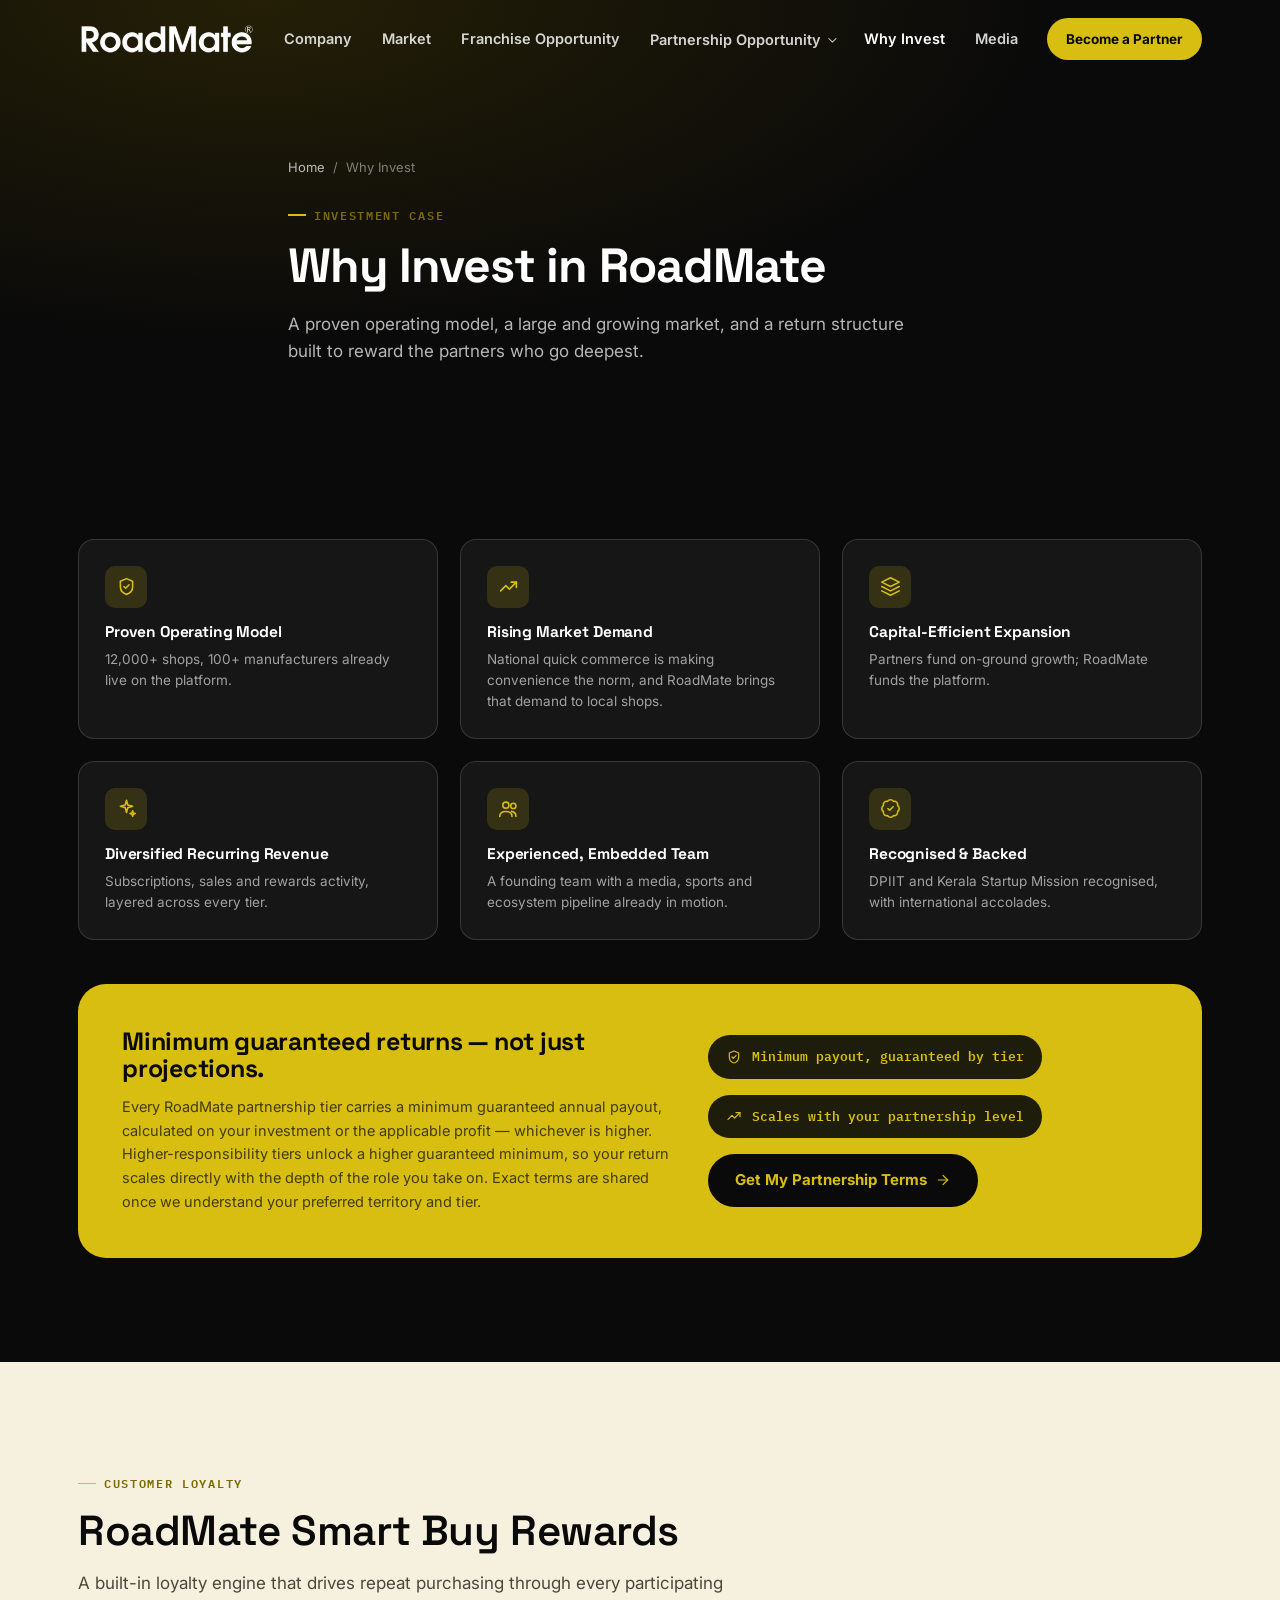
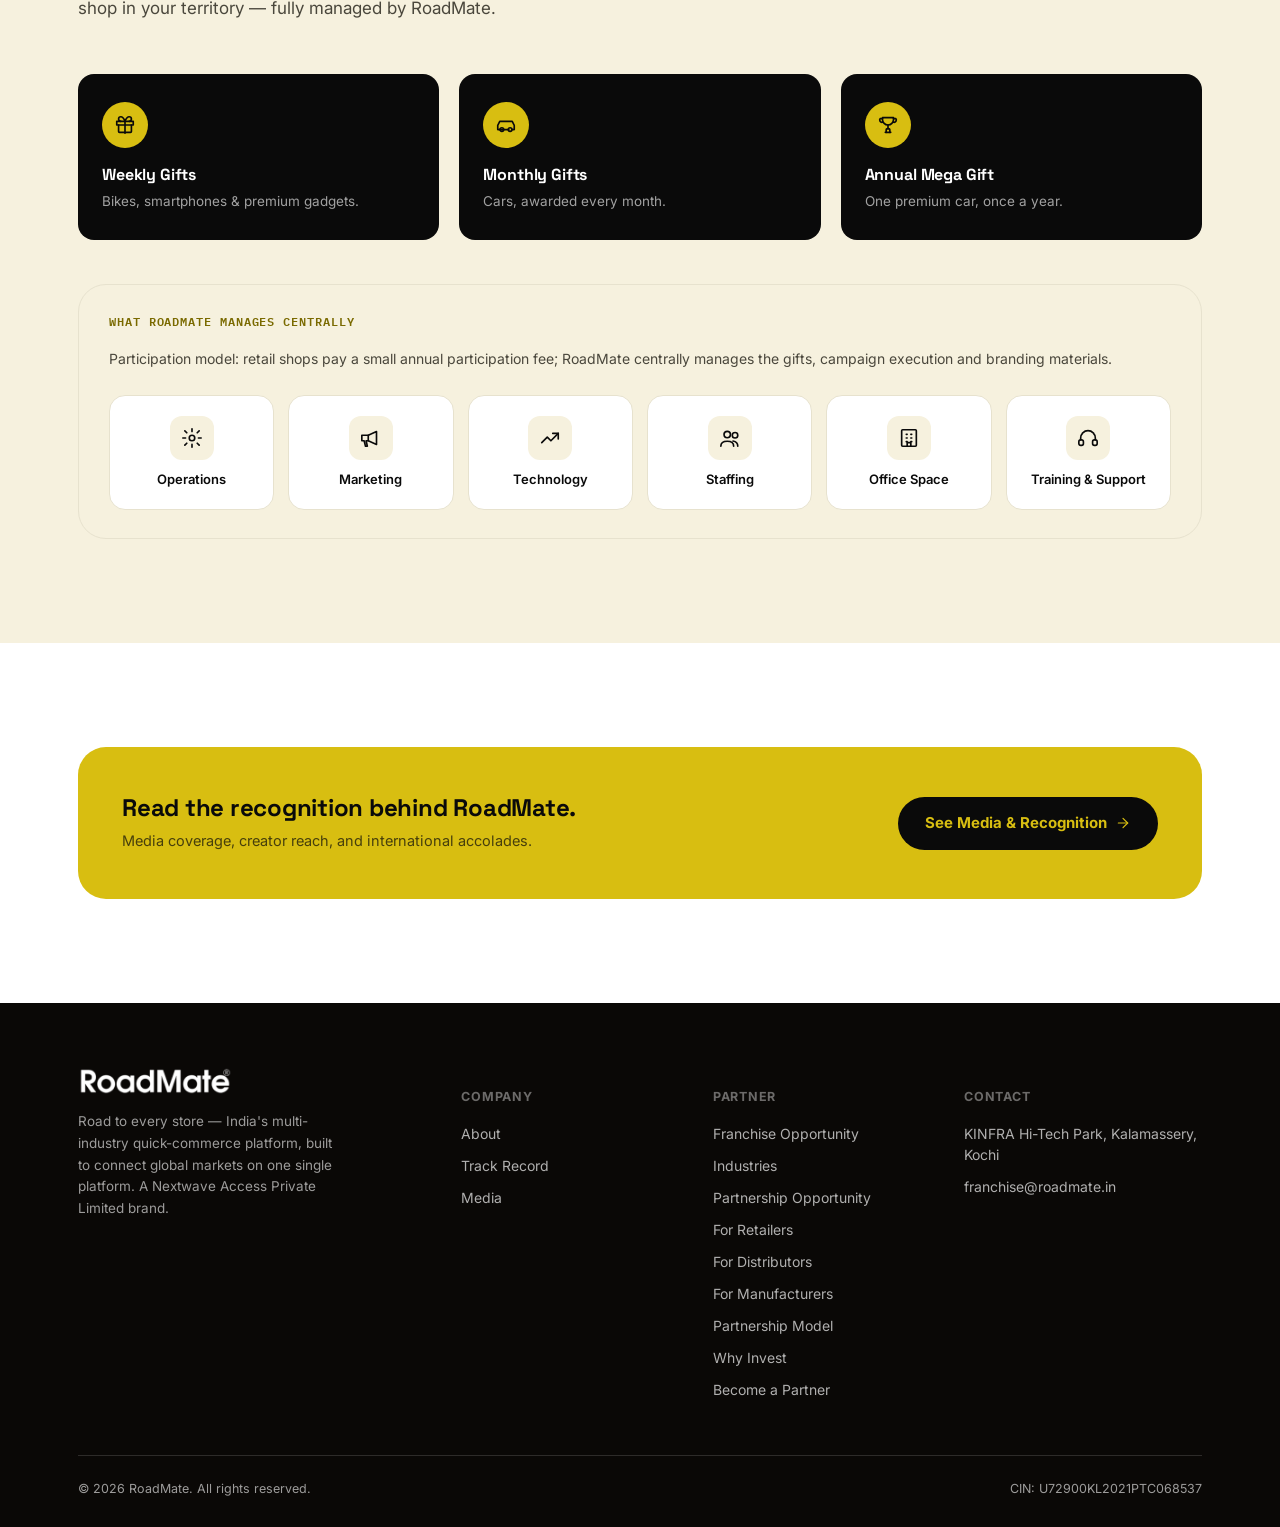
<file: why-invest.html>
<!DOCTYPE html>
<html lang="en-IN">
<head>
<meta charset="UTF-8">
<meta name="viewport" content="width=device-width, initial-scale=1.0">
<title>Why Invest | RoadMate — Minimum Guaranteed Returns by Partnership Tier</title>
<meta name="description" content="The investment case for RoadMate: a proven operating model, minimum guaranteed returns by tier, and a built-in Smart Buy Rewards loyalty engine.">
<meta name="robots" content="index, follow">
<meta property="og:type" content="website">
<meta property="og:site_name" content="RoadMate">
<meta property="og:title" content="Why Invest | RoadMate — Minimum Guaranteed Returns by Partnership Tier">
<meta property="og:description" content="The investment case for RoadMate: a proven operating model, minimum guaranteed returns by tier, and a built-in Smart Buy Rewards loyalty engine.">
<meta property="og:locale" content="en_IN">
<link rel="icon" href="/favicon.ico" sizes="48x48">
<link rel="icon" type="image/png" sizes="96x96" href="/favicon-96x96.png">
<link rel="apple-touch-icon" href="/apple-touch-icon.png">
<link rel="manifest" href="/site.webmanifest">
<meta name="theme-color" content="#D8BE11">
<link rel="preconnect" href="https://fonts.googleapis.com">
<link rel="preconnect" href="https://fonts.gstatic.com" crossorigin>
<link href="https://fonts.googleapis.com/css2?family=Space+Grotesk:wght@500;600;700&family=Inter:wght@400;500;600;700&family=IBM+Plex+Mono:wght@500;600&display=swap" rel="stylesheet">
<link rel="stylesheet" href="assets/style.css">
<link rel="stylesheet" href="assets/extra.css">
</head>
<body>

<header class="site-header" id="siteHeader">
  <div class="wrap">
    <a href="index.html" class="logo" aria-label="RoadMate — home">
      <img class="logo-img logo-img--white" src="assets/logo.png" alt="RoadMate">
      <img class="logo-img logo-img--black" src="assets/logo.png" alt="RoadMate">
    </a>
    <nav class="nav-links">
      <a href="about.html">Company</a>
      <a href="opportunity.html">Market</a>
      <a href="franchise-opportunity.html">Franchise Opportunity</a>
      <div class="nav-dd">
        <button class="nav-dd-btn" type="button" aria-haspopup="true">Partnership Opportunity</button>
        <div class="nav-dd-menu">
          <a href="partnership-opportunity.html">Overview</a>
          <a href="retailers.html">Retailers</a>
          <a href="distributors.html">Distributors</a>
          <a href="manufacturers.html">Manufacturers</a>
        </div>
      </div>
      <a href="why-invest.html" class="active">Why Invest</a>
      <a href="media.html">Media</a>
    </nav>
    <div class="nav-cta">
      <a href="enquire.html" class="btn btn-primary btn-sm">Become a Partner</a>
      <button class="nav-toggle" id="navToggle" aria-label="Open menu" aria-expanded="false">
        <svg width="24" height="24" viewBox="0 0 24 24" fill="none"><path d="M4 7H20M4 12H20M4 17H20" stroke="currentColor" stroke-width="2" stroke-linecap="round"/></svg>
      </button>
    </div>
  </div>
</header>

<div class="mobile-menu" id="mobileMenu">
  <a href="about.html">Company</a>
  <a href="opportunity.html">Market</a>
  <a href="franchise-opportunity.html">Franchise Opportunity</a>
  <a href="industries.html">Industries</a>
  <a href="partnership-opportunity.html">Partnership Opportunity</a>
  <a href="retailers.html">Retailers</a>
  <a href="distributors.html">Distributors</a>
  <a href="manufacturers.html">Manufacturers</a>
  <a href="why-invest.html">Why Invest</a>
  <a href="media.html">Media</a>
  <a href="enquire.html" class="btn btn-primary">Become a Partner</a>
</div>

<section class="page-hero">
  <div class="wrap">
    <div class="breadcrumb"><a href="index.html">Home</a> <span>/</span> <span>Why Invest</span></div>
    <div class="eyebrow">Investment Case</div>
    <h1>Why Invest in RoadMate</h1>
    <p>A proven operating model, a large and growing market, and a return structure built to reward the partners who go deepest.</p>
  </div>
</section>

<section class="section bg-dark" id="why">
  <div class="wrap">
    <div class="why-grid reveal">
      <div class="why-card"><span class="ic"><svg class="icon"><use href="assets/sprite.svg#ic-shield-check"></use></svg></span><h4>Proven Operating Model</h4><p>12,000+ shops, 100+ manufacturers already live on the platform.</p></div>
      <div class="why-card"><span class="ic"><svg class="icon"><use href="assets/sprite.svg#ic-trending-up"></use></svg></span><h4>Rising Market Demand</h4><p>National quick commerce is making convenience the norm, and RoadMate brings that demand to local shops.</p></div>
      <div class="why-card"><span class="ic"><svg class="icon"><use href="assets/sprite.svg#ic-layers"></use></svg></span><h4>Capital-Efficient Expansion</h4><p>Partners fund on-ground growth; RoadMate funds the platform.</p></div>
      <div class="why-card"><span class="ic"><svg class="icon"><use href="assets/sprite.svg#ic-sparkles"></use></svg></span><h4>Diversified Recurring Revenue</h4><p>Subscriptions, sales and rewards activity, layered across every tier.</p></div>
      <div class="why-card"><span class="ic"><svg class="icon"><use href="assets/sprite.svg#ic-users"></use></svg></span><h4>Experienced, Embedded Team</h4><p>A founding team with a media, sports and ecosystem pipeline already in motion.</p></div>
      <div class="why-card"><span class="ic"><svg class="icon"><use href="assets/sprite.svg#ic-badge-check"></use></svg></span><h4>Recognised &amp; Backed</h4><p>DPIIT and Kerala Startup Mission recognised, with international accolades.</p></div>
    </div>

    <div class="guarantee-band reveal">
      <div>
        <h3>Minimum guaranteed returns — not just projections.</h3>
        <p>Every RoadMate partnership tier carries a minimum guaranteed annual payout, calculated on your investment or the applicable profit — whichever is higher. Higher-responsibility tiers unlock a higher guaranteed minimum, so your return scales directly with the depth of the role you take on. Exact terms are shared once we understand your preferred territory and tier.</p>
      </div>
      <div class="guarantee-side">
        <span class="guarantee-badge"><svg class="icon"><use href="assets/sprite.svg#ic-shield-check"></use></svg> Minimum payout, guaranteed by tier</span>
        <span class="guarantee-badge"><svg class="icon"><use href="assets/sprite.svg#ic-trending-up"></use></svg> Scales with your partnership level</span>
        <a href="enquire.html" class="btn" style="background:#0A0A0A;color:var(--brand-yellow);">Get My Partnership Terms <svg class="icon"><use href="assets/sprite.svg#ic-arrow-right"></use></svg></a>
      </div>
    </div>
  </div>
</section>

<section class="section bg-tint" id="rewards">
  <div class="wrap">
    <div class="section-head reveal">
      <div class="eyebrow">Customer Loyalty</div>
      <h2>RoadMate Smart Buy Rewards</h2>
      <p>A built-in loyalty engine that drives repeat purchasing through every participating shop in your territory — fully managed by RoadMate.</p>
    </div>
    <div class="rewards-grid reveal">
      <div class="reward-card"><span class="ic"><svg class="icon"><use href="assets/sprite.svg#ic-gift"></use></svg></span><h4>Weekly Gifts</h4><p>Bikes, smartphones &amp; premium gadgets.</p></div>
      <div class="reward-card"><span class="ic"><svg class="icon"><use href="assets/sprite.svg#ic-car"></use></svg></span><h4>Monthly Gifts</h4><p>Cars, awarded every month.</p></div>
      <div class="reward-card"><span class="ic"><svg class="icon"><use href="assets/sprite.svg#ic-trophy"></use></svg></span><h4>Annual Mega Gift</h4><p>One premium car, once a year.</p></div>
    </div>
    <div class="mgmt-note reveal">
      <span class="lbl">What RoadMate Manages Centrally</span>
      <p>Participation model: retail shops pay a small annual participation fee; RoadMate centrally manages the gifts, campaign execution and branding materials.</p>
      <div class="sector-grid" style="grid-template-columns:repeat(6,1fr);">
        <div class="sector-tile"><span class="ic"><svg class="icon"><use href="assets/sprite.svg#ic-settings"></use></svg></span><span>Operations</span></div>
        <div class="sector-tile"><span class="ic"><svg class="icon"><use href="assets/sprite.svg#ic-megaphone"></use></svg></span><span>Marketing</span></div>
        <div class="sector-tile"><span class="ic"><svg class="icon"><use href="assets/sprite.svg#ic-trending-up"></use></svg></span><span>Technology</span></div>
        <div class="sector-tile"><span class="ic"><svg class="icon"><use href="assets/sprite.svg#ic-users"></use></svg></span><span>Staffing</span></div>
        <div class="sector-tile"><span class="ic"><svg class="icon"><use href="assets/sprite.svg#ic-building"></use></svg></span><span>Office Space</span></div>
        <div class="sector-tile"><span class="ic"><svg class="icon"><use href="assets/sprite.svg#ic-headphones"></use></svg></span><span>Training &amp; Support</span></div>
      </div>
    </div>
  </div>
</section>

<section class="section">
  <div class="wrap">
    <div class="cta-band reveal">
      <div>
        <h3>Read the recognition behind RoadMate.</h3>
        <p>Media coverage, creator reach, and international accolades.</p>
      </div>
      <a href="media.html" class="btn btn-primary">See Media &amp; Recognition <svg class="icon"><use href="assets/sprite.svg#ic-arrow-right"></use></svg></a>
    </div>
  </div>
</section>

<footer>
  <div class="wrap">
    <div class="foot-grid">
      <div>
        <div class="foot-logo">
          <img class="logo-img" style="height:28px;width:auto;" src="assets/logo.png" alt="RoadMate">
        </div>
        <p class="foot-tag">Road to every store — India's multi-industry quick-commerce platform, built to connect global markets on one single platform. A Nextwave Access Private Limited brand.</p>
      </div>
      <div class="foot-col">
        <h5>Company</h5>
        <a href="about.html">About</a>
        <a href="about.html#journey">Track Record</a>
        <a href="media.html">Media</a>
      </div>
      <div class="foot-col">
        <h5>Partner</h5>
        <a href="franchise-opportunity.html">Franchise Opportunity</a>
        <a href="industries.html">Industries</a>
        <a href="partnership-opportunity.html">Partnership Opportunity</a>
        <a href="retailers.html">For Retailers</a>
        <a href="distributors.html">For Distributors</a>
        <a href="manufacturers.html">For Manufacturers</a>
        <a href="partnership.html">Partnership Model</a>
        <a href="why-invest.html">Why Invest</a>
        <a href="enquire.html">Become a Partner</a>
      </div>
      <div class="foot-col">
        <h5>Contact</h5>
        <li>KINFRA Hi-Tech Park, Kalamassery, Kochi</li>
        <a href="mailto:franchise@roadmate.in">franchise@roadmate.in</a>
      </div>
    </div>
    <div class="foot-bottom">
      <span>&copy; 2026 RoadMate. All rights reserved.</span>
      <span>CIN: U72900KL2021PTC068537</span>
    </div>
  </div>
</footer>
<script src="assets/script.js"></script>
</body>
</html>
</file>
<file: assets/style.css>
:root{--ink:#0A0A0A;--ink-2:#171712;--paper:#FFFFFF;--paper-2:#F6F1DE;--slate:#4A473C;--slate-2:#8C8676;--brand-yellow:#D8BE11;--yellow-deep:#B7A10D;--yellow-light:#F5E67A;--gold-ink:#7A6A00;--line:#E7E2CE;--line-dark:rgba(255,255,255,0.14);--white:#ffffff;--radius-s:10px;--radius-m:16px;--radius-l:28px;--shadow:0 20px 50px -20px rgba(11,30,61,0.25);--maxw:1180px;--font-display:'Space Grotesk',sans-serif;--font-body:'Inter',sans-serif;--font-mono:'IBM Plex Mono',monospace}*,*::before,*::after{box-sizing:border-box}html{scroll-behavior:smooth}.icon{width:24px;height:24px;flex-shrink:0;fill:none;stroke:currentColor;stroke-width:1.8;stroke-linecap:round;stroke-linejoin:round;display:block}body{margin:0;font-family:var(--font-body);color:var(--ink);background:var(--paper);-webkit-font-smoothing:antialiased;line-height:1.5}img,svg{display:block;max-width:100%}a{color:inherit;text-decoration:none}ul{margin:0;padding:0;list-style:none}h1,h2,h3,h4{font-family:var(--font-display);margin:0;line-height:1.1;letter-spacing:-0.01em}p{margin:0}button{font-family:inherit;cursor:pointer}section{scroll-margin-top:84px}:focus-visible{outline:2.5px solid var(--brand-yellow);outline-offset:3px;border-radius:4px}.wrap{max-width:var(--maxw);margin:0 auto;padding:0 28px}.eyebrow{display:inline-flex;align-items:center;gap:8px;font-family:var(--font-mono);font-size:12px;letter-spacing:0.14em;text-transform:uppercase;color:var(--gold-ink);font-weight:600;margin-bottom:16px}.eyebrow::before{content:"";width:18px;height:1.5px;background:var(--brand-yellow)}.hero .eyebrow,.bg-dark .eyebrow,.section-head.on-dark .eyebrow{color:var(--brand-yellow)}.section-head{max-width:660px;margin-bottom:52px}.section-head h2{font-size:clamp(28px,4vw,42px);font-weight:600}.section-head p{margin-top:16px;color:var(--slate);font-size:17px}.section-head.on-dark p{color:rgba(255,255,255,0.68)}.section-head.on-dark h2{color:#fff}.section-head.center{margin-left:auto;margin-right:auto;text-align:center}.section-head.wide{max-width:820px}.btn{display:inline-flex;align-items:center;justify-content:center;gap:8px;padding:14px 26px;border-radius:999px;font-weight:700;font-size:15px;border:1.5px solid transparent;white-space:nowrap;transition:transform .18s ease,box-shadow .18s ease,background .18s ease}.btn-primary{background:var(--brand-yellow);color:var(--ink)}.btn-primary:hover{transform:translateY(-2px);box-shadow:0 14px 30px -10px rgba(216,190,17,0.5)}.btn-ghost-dark{border-color:rgba(255,255,255,0.35);color:#fff}.btn-ghost-dark:hover{border-color:#fff;background:rgba(255,255,255,0.08)}.btn-ghost-light{border-color:rgba(11,30,61,0.2);color:var(--ink)}.btn-ghost-light:hover{border-color:var(--ink);background:rgba(11,30,61,0.04)}.btn-sm{padding:10px 18px;font-size:13.5px}.btn svg{width:16px;height:16px}.site-header{position:fixed;top:0;left:0;right:0;z-index:100;padding:18px 0;transition:background .25s ease,box-shadow .25s ease,padding .25s ease}.site-header .wrap{display:flex;align-items:center;justify-content:space-between}.site-header.scrolled{background:rgba(247,248,250,0.92);backdrop-filter:blur(10px);box-shadow:0 1px 0 var(--line);padding:12px 0}.logo{display:flex;align-items:center;height:32px}.logo-img{height:100%;width:auto;display:block}.logo-img--black{display:none}.site-header.scrolled .logo-img--white{display:none}.site-header.scrolled .logo-img--black{display:block}.nav-links{display:flex;align-items:center;gap:30px}.nav-links a{font-size:14.5px;font-weight:600;color:rgba(255,255,255,0.82);transition:color .2s}.site-header.scrolled .nav-links a{color:var(--slate)}.nav-links a:hover{color:#fff}.site-header.scrolled .nav-links a:hover{color:var(--ink)}.nav-cta{display:flex;align-items:center;gap:14px}.nav-toggle{display:none;background:none;border:none;color:#fff;padding:6px}.site-header.scrolled .nav-toggle{color:var(--ink)}.mobile-menu{position:fixed;inset:0;background:var(--ink);z-index:99;display:flex;flex-direction:column;align-items:center;justify-content:center;gap:24px;transform:translateY(-100%);transition:transform .3s ease}.mobile-menu.open{transform:translateY(0)}.mobile-menu a{font-family:var(--font-display);font-size:24px;color:#fff;font-weight:600}.mobile-menu .btn{margin-top:10px}.hero{position:relative;background:radial-gradient(ellipse at 20% 0%,#241f06 0%,var(--ink) 55%);color:#fff;padding:168px 0 110px;overflow:hidden}.hero .wrap{display:grid;grid-template-columns:1.05fr 0.95fr;gap:40px;align-items:center;position:relative;z-index:2}.hero h1{font-size:clamp(34px,5vw,56px);font-weight:700;letter-spacing:-0.02em}.hero h1 em{font-style:normal;color:var(--brand-yellow)}.hero-tag{margin-top:18px;font-family:var(--font-display);font-size:19px;font-weight:600;color:rgba(255,255,255,0.88)}.hero-sub{margin-top:16px;font-size:17px;color:rgba(255,255,255,0.7);max-width:520px;line-height:1.6}.hero-actions{display:flex;gap:14px;flex-wrap:wrap;margin-top:34px}.hero-strip{margin-top:52px;display:flex;gap:34px;flex-wrap:wrap}.hero-strip div{display:flex;flex-direction:column;gap:4px}.hero-strip strong{font-family:var(--font-mono);font-size:22px;color:#fff}.hero-strip span{font-size:12.5px;color:rgba(255,255,255,0.55);text-transform:uppercase;letter-spacing:.06em}.hero-graphic{position:relative;height:440px}.route-svg{position:absolute;inset:0;width:100%;height:100%}.route-path{fill:none;stroke:url(#routeGrad);stroke-width:3;stroke-linecap:round;stroke-dasharray:9 11;animation:dash 26s linear infinite}@keyframes dash{to{stroke-dashoffset:-500}}.route-dot{fill:var(--ink);stroke:var(--brand-yellow);stroke-width:2.5}.node-badge{position:absolute;transform:translate(-50%,-50%);display:flex;align-items:center;gap:9px;background:rgba(255,255,255,0.07);border:1px solid rgba(255,255,255,0.16);backdrop-filter:blur(8px);padding:9px 14px 9px 9px;border-radius:999px;box-shadow:0 12px 30px -14px rgba(0,0,0,0.6)}.node-badge .ic{width:30px;height:30px;border-radius:50%;background:var(--brand-yellow);display:flex;align-items:center;justify-content:center;flex-shrink:0}.node-badge .ic svg{width:16px;height:16px;color:#0A0A0A}.node-badge span{font-size:12.5px;font-weight:600;color:#fff;white-space:nowrap}.float-chip{position:absolute;background:rgba(255,255,255,0.06);border:1px solid rgba(255,255,255,0.14);border-radius:14px;padding:12px 16px;backdrop-filter:blur(8px)}.float-chip strong{display:block;font-family:var(--font-display);font-size:15px;color:var(--brand-yellow)}.float-chip span{font-size:11.5px;color:rgba(255,255,255,0.6);text-transform:uppercase;letter-spacing:.05em}.trust{background:var(--white);border-bottom:1px solid var(--line);padding:20px 0}.trust .wrap{display:flex;flex-wrap:wrap;justify-content:space-between;gap:18px;align-items:center}.trust-item{display:flex;align-items:center;gap:10px}.trust-item .l{font-size:13px;font-weight:600;color:var(--ink)}.trust-item svg{width:18px;height:18px;color:var(--gold-ink);flex-shrink:0}.section{padding:104px 0}.section.tight{padding:88px 0}.bg-dark{background:var(--ink);color:#fff}.bg-tint{background:var(--paper-2)}.about-grid{display:grid;grid-template-columns:1.15fr 0.85fr;gap:40px;align-items:start}.about-copy p{color:var(--slate);font-size:16px;line-height:1.7;margin-bottom:18px}.about-copy p strong{color:var(--ink)}.about-side{display:flex;flex-direction:column;gap:20px}.founders-card{background:var(--ink);color:#fff;border-radius:var(--radius-l);padding:30px}.founders-card h4{font-family:var(--font-mono);font-size:11.5px;text-transform:uppercase;letter-spacing:.1em;color:var(--brand-yellow);margin-bottom:20px}.founder{margin-bottom:14px}.founder strong{display:block;font-size:16.5px;color:#fff}.founder span{font-size:13.5px;color:rgba(255,255,255,.58)}.founder-note{font-size:12.5px;color:rgba(255,255,255,.42);margin-top:16px;line-height:1.5;font-style:italic}.snap-card{background:var(--white);border:1px solid var(--line);border-radius:var(--radius-l);padding:28px 30px}.snap-row{display:flex;justify-content:space-between;gap:16px;padding:13px 0;border-bottom:1px solid var(--line);font-size:13.5px}.snap-row:last-child{border-bottom:none;padding-bottom:0}.snap-row:first-child{padding-top:0}.snap-row .k{color:var(--slate-2);font-weight:600;flex-shrink:0}.snap-row .v{color:var(--ink);font-weight:600;text-align:right}.flow{display:flex;align-items:flex-start;justify-content:space-between;position:relative;gap:8px;margin-bottom:70px;flex-wrap:wrap}.flow::before{content:"";position:absolute;top:34px;left:34px;right:34px;height:2px;background:repeating-linear-gradient(90deg,var(--ink) 0 10px,transparent 10px 18px);z-index:0}.flow-node{position:relative;z-index:1;display:flex;flex-direction:column;align-items:center;text-align:center;width:120px}.flow-node .circ{width:68px;height:68px;border-radius:50%;background:var(--white);border:2px solid var(--ink);display:flex;align-items:center;justify-content:center;box-shadow:var(--shadow)}.flow-node .circ svg{width:28px;height:28px;color:var(--ink)}.flow-node strong{display:block;margin-top:14px;font-size:14.5px;font-weight:700}.flow-node span{font-size:12.5px;color:var(--slate-2);margin-top:2px;display:block}.sector-intro{max-width:720px;color:var(--slate);font-size:16.5px;margin-bottom:36px}.sector-grid{display:grid;grid-template-columns:repeat(5,1fr);gap:14px}.sector-grid.cols-6{grid-template-columns:repeat(6,1fr)}.sector-tile{background:var(--white);border:1px solid var(--line);border-radius:var(--radius-m);padding:20px 14px;display:flex;flex-direction:column;align-items:center;gap:10px;text-align:center;transition:transform .2s ease,box-shadow .2s ease,border-color .2s ease}.sector-tile:hover{transform:translateY(-4px);box-shadow:var(--shadow);border-color:transparent}.sector-tile .ic{width:44px;height:44px;border-radius:12px;background:var(--paper-2);display:flex;align-items:center;justify-content:center}.sector-tile .ic svg{width:22px;height:22px;color:var(--ink)}.sector-tile span{font-size:13px;font-weight:600;color:var(--ink)}.bg-dark .sector-tile{background:rgba(255,255,255,0.05);border-color:var(--line-dark)}.bg-dark .sector-tile .ic{background:rgba(216,190,17,0.16)}.bg-dark .sector-tile .ic svg{color:var(--brand-yellow)}.bg-dark .sector-tile span{color:#fff}.product-grid{display:grid;grid-template-columns:1fr 1fr;gap:24px}.product-card{border-radius:var(--radius-l);padding:34px}.product-card.light{background:var(--paper-2)}.product-card.dark{background:var(--ink);color:#fff}.product-card .ic{width:56px;height:56px;border-radius:50%;display:flex;align-items:center;justify-content:center;margin-bottom:20px}.product-card.light .ic{background:var(--ink)}.product-card.light .ic svg{color:var(--brand-yellow);width:26px;height:26px}.product-card.dark .ic{background:var(--brand-yellow)}.product-card.dark .ic svg{color:var(--ink);width:26px;height:26px}.product-card h4{font-size:19px;font-weight:700;margin-bottom:14px}.product-card p{font-size:14.5px;line-height:1.65;margin-bottom:20px}.product-card.light p{color:var(--slate)}.product-card.dark p{color:rgba(255,255,255,.65)}.mini-grid{display:flex;gap:10px;flex-wrap:wrap}.mini-tag{display:flex;flex-direction:column;align-items:center;gap:8px;width:80px}.mini-tag .ic2{width:40px;height:40px;border-radius:10px;background:var(--white);display:flex;align-items:center;justify-content:center}.mini-tag .ic2 svg{width:19px;height:19px;color:var(--ink)}.mini-tag span{font-size:11.5px;font-weight:600;color:var(--ink);text-align:center}.check-list{display:flex;flex-direction:column;gap:14px}.check-list li{display:flex;align-items:center;gap:12px;font-size:14px;color:rgba(255,255,255,.85)}.check-list .ic3{width:22px;height:22px;border-radius:50%;background:var(--brand-yellow);display:flex;align-items:center;justify-content:center;flex-shrink:0}.check-list .ic3 svg{width:12px;height:12px;color:var(--ink)}.chain-grid{display:grid;grid-template-columns:repeat(3,1fr);gap:20px}.chain-card{background:var(--white);border:1px solid var(--line);border-radius:var(--radius-l);padding:30px}.chain-card .ic{width:52px;height:52px;border-radius:50%;background:var(--ink);display:flex;align-items:center;justify-content:center;margin-bottom:18px}.chain-card .ic svg{width:24px;height:24px;color:var(--brand-yellow)}.chain-card h4{font-size:18px;font-weight:700;margin-bottom:16px}.chain-card ul{display:flex;flex-direction:column;gap:12px}.chain-card li{font-size:13.5px;color:var(--slate);line-height:1.5;padding-left:16px;position:relative}.chain-card li::before{content:"";position:absolute;left:0;top:7px;width:6px;height:6px;border-radius:50%;background:var(--brand-yellow)}.compare-wrap{display:grid;grid-template-columns:1fr 1fr 1fr;gap:20px;margin-top:36px}.compare-card{border-radius:var(--radius-l);padding:30px 28px}.compare-card.neg{background:rgba(255,255,255,0.04);border:1px solid var(--line-dark)}.compare-card.pos{background:var(--brand-yellow);color:var(--ink)}.compare-card h4{font-family:var(--font-mono);font-size:12px;letter-spacing:.08em;text-transform:uppercase;margin-bottom:22px}.compare-card.neg h4{color:rgba(255,255,255,.5)}.compare-card.pos h4{color:rgba(10,10,10,.6)}.compare-item{display:flex;gap:12px;align-items:flex-start;font-size:14px;line-height:1.55;margin-bottom:16px}.compare-item:last-child{margin-bottom:0}.compare-card.neg .compare-item{color:rgba(255,255,255,.75)}.compare-card.pos .compare-item{color:rgba(10,10,10,.85);font-weight:500}.compare-item .ic4{width:20px;height:20px;border-radius:50%;display:flex;align-items:center;justify-content:center;flex-shrink:0;margin-top:1px}.compare-card.neg .ic4{background:rgba(255,255,255,.1)}.compare-card.neg .ic4 svg{width:11px;height:11px;color:rgba(255,255,255,.6)}.compare-card.pos .ic4{background:rgba(10,10,10,.85)}.compare-card.pos .ic4 svg{width:11px;height:11px;color:var(--brand-yellow)}.timeline{display:flex;justify-content:space-between;gap:16px;position:relative;flex-wrap:wrap}.timeline::before{content:"";position:absolute;top:11px;left:0;right:0;height:2px;background:var(--line)}.tl-item{flex:1;min-width:190px;position:relative;padding-top:36px}.tl-item::before{content:"";position:absolute;top:2px;left:0;width:20px;height:20px;border-radius:50%;background:var(--white);border:3px solid var(--ink)}.tl-item .yr{font-family:var(--font-mono);font-weight:600;color:var(--gold-ink);font-size:13px;display:block;margin-bottom:8px}.tl-item h4{font-size:15.5px;font-weight:700;margin-bottom:8px}.tl-item p{font-size:13.5px;color:var(--slate);line-height:1.55}.partner-grid{display:grid;grid-template-columns:repeat(4,1fr);gap:18px}.partner-card{background:var(--white);border:1px solid var(--line);border-radius:var(--radius-m);padding:26px 22px;display:flex;flex-direction:column;gap:14px;transition:box-shadow .2s ease,transform .2s ease}.partner-card:hover{box-shadow:var(--shadow);transform:translateY(-4px)}.partner-card .ic{width:46px;height:46px;border-radius:12px;background:var(--ink);display:flex;align-items:center;justify-content:center}.partner-card .ic svg{width:22px;height:22px;color:var(--brand-yellow)}.partner-card h4{font-size:16px;font-weight:700}.partner-card .scope{font-family:var(--font-mono);font-size:11px;text-transform:uppercase;letter-spacing:.05em;color:var(--gold-ink)}.partner-card p{font-size:13.5px;color:var(--slate);line-height:1.55;flex:1}.partner-card a{font-size:13px;font-weight:700;color:var(--ink);display:inline-flex;align-items:center;gap:6px}.partner-card a svg{width:14px;height:14px;transition:transform .2s}.partner-card a:hover svg{transform:translateX(3px)}.foco-band{margin-top:56px;background:var(--ink);color:#fff;border-radius:var(--radius-l);padding:40px}.foco-band .foco-head{max-width:640px;margin-bottom:28px}.foco-band h3{font-size:22px;font-weight:600;margin-bottom:10px}.foco-band .foco-head p{font-size:14.5px;color:rgba(255,255,255,.62);line-height:1.6}.foco-list{display:grid;grid-template-columns:repeat(4,1fr);gap:20px}.foco-item{display:flex;flex-direction:column;gap:10px}.foco-item .ic{width:40px;height:40px;border-radius:10px;background:rgba(216,190,17,.16);display:flex;align-items:center;justify-content:center}.foco-item .ic svg{width:19px;height:19px;color:var(--brand-yellow)}.foco-item strong{font-size:14px;color:#fff}.foco-item span{font-size:12.5px;color:rgba(255,255,255,.55);line-height:1.5}.why-grid{display:grid;grid-template-columns:repeat(3,1fr);gap:22px}.why-card{background:rgba(255,255,255,0.05);border:1px solid var(--line-dark);border-radius:var(--radius-m);padding:26px}.why-card .ic{width:42px;height:42px;border-radius:10px;background:rgba(216,190,17,0.16);display:flex;align-items:center;justify-content:center;margin-bottom:16px}.why-card .ic svg{width:21px;height:21px;color:var(--brand-yellow)}.why-card h4{font-size:15.5px;font-weight:700;margin-bottom:8px;color:#fff}.why-card p{font-size:13.5px;color:rgba(255,255,255,.6);line-height:1.55}.guarantee-band{margin-top:44px;background:var(--brand-yellow);border-radius:var(--radius-l);padding:44px;display:grid;grid-template-columns:1.1fr 0.9fr;gap:36px;align-items:center}.guarantee-band h3{font-size:25px;font-weight:700;color:var(--ink);margin-bottom:12px}.guarantee-band p{font-size:14.5px;color:rgba(10,10,10,.72);line-height:1.65}.guarantee-side{display:flex;flex-direction:column;gap:16px;align-items:flex-start}.guarantee-badge{display:inline-flex;align-items:center;gap:10px;background:rgba(10,10,10,.9);color:var(--brand-yellow);padding:12px 18px;border-radius:999px;font-family:var(--font-mono);font-size:13px;font-weight:600}.guarantee-badge svg{width:16px;height:16px}.rewards-grid{display:grid;grid-template-columns:repeat(3,1fr);gap:20px}.reward-card{background:var(--ink);color:#fff;border-radius:var(--radius-m);padding:28px 24px}.reward-card .ic{width:46px;height:46px;border-radius:50%;background:var(--brand-yellow);display:flex;align-items:center;justify-content:center;margin-bottom:18px}.reward-card .ic svg{width:22px;height:22px;color:var(--ink)}.reward-card h4{font-size:16px;font-weight:700;margin-bottom:8px;color:#fff}.reward-card p{font-size:13.5px;color:rgba(255,255,255,.62);line-height:1.55}.mgmt-note{margin-top:44px;background:var(--paper-2);border:1px solid var(--line);border-radius:var(--radius-l);padding:28px 30px}.mgmt-note p{font-size:14px;color:var(--slate);line-height:1.6;margin-bottom:24px}.mgmt-note .lbl{font-family:var(--font-mono);font-size:11.5px;text-transform:uppercase;letter-spacing:.08em;color:var(--gold-ink);font-weight:600;margin-bottom:18px;display:block}.media-grid{display:grid;grid-template-columns:repeat(3,1fr);gap:20px}.media-card{background:var(--white);border:1px solid var(--line);border-radius:var(--radius-m);padding:26px}.media-card .ic{width:42px;height:42px;border-radius:10px;background:var(--paper-2);display:flex;align-items:center;justify-content:center;margin-bottom:16px}.media-card .ic svg{width:20px;height:20px;color:var(--ink)}.media-card h4{font-size:15px;font-weight:700;margin-bottom:8px}.media-card p{font-size:13px;color:var(--slate);line-height:1.55}.enquire-wrap{display:grid;grid-template-columns:0.85fr 1.15fr;gap:44px}.contact-panel h3{font-size:22px;font-weight:600;margin-bottom:14px;color:#fff}.contact-panel p{color:rgba(255,255,255,0.62);font-size:14.5px;line-height:1.6;margin-bottom:28px}.contact-line{display:flex;gap:14px;align-items:flex-start;margin-bottom:20px}.contact-line .ic{width:38px;height:38px;border-radius:10px;background:rgba(255,255,255,0.08);display:flex;align-items:center;justify-content:center;flex-shrink:0}.contact-line .ic svg{width:18px;height:18px;color:var(--brand-yellow)}.contact-line strong{display:block;font-size:14px;color:#fff}.contact-line span,.contact-line a{font-size:13.5px;color:rgba(255,255,255,0.6)}.social-row{display:flex;gap:10px;margin-top:26px}.social-row a{width:38px;height:38px;border-radius:50%;border:1px solid var(--line-dark);display:flex;align-items:center;justify-content:center;transition:background .2s}.social-row a:hover{background:rgba(255,255,255,0.1)}.social-row svg{width:16px;height:16px;color:#fff}.form-card{background:var(--white);border-radius:var(--radius-l);padding:40px;color:var(--ink)}.form-row{display:grid;grid-template-columns:1fr 1fr;gap:16px;margin-bottom:16px}.field{display:flex;flex-direction:column;gap:6px}.field.full{grid-column:1/-1}.field label{font-size:12.5px;font-weight:600;color:var(--slate);text-transform:uppercase;letter-spacing:.04em}.field input,.field select,.field textarea{border:1.5px solid var(--line);border-radius:10px;padding:12px 14px;font-family:inherit;font-size:14.5px;color:var(--ink);background:var(--paper);transition:border-color .2s}.field input:focus,.field select:focus,.field textarea:focus{border-color:var(--ink);outline:none}.field textarea{resize:vertical;min-height:90px}.form-note{font-size:12.5px;color:var(--slate-2);margin-top:14px;line-height:1.5}.form-submit{width:100%;justify-content:center;margin-top:6px;padding:16px;font-size:16px}footer{background:#0A0806;color:rgba(255,255,255,0.6);padding:64px 0 28px}.foot-grid{display:grid;grid-template-columns:1.3fr 0.8fr 0.8fr 0.9fr;gap:40px;padding-bottom:44px;border-bottom:1px solid var(--line-dark)}.foot-logo{display:flex;align-items:center;margin-bottom:16px}.foot-tag{font-size:13.5px;line-height:1.6;max-width:260px}.foot-col h5{font-size:12.5px;text-transform:uppercase;letter-spacing:.06em;color:rgba(255,255,255,0.4);margin-bottom:16px}.foot-col a,.foot-col li{display:block;font-size:14px;margin-bottom:11px;color:rgba(255,255,255,0.68)}.foot-col a:hover{color:#fff}.foot-bottom{display:flex;justify-content:space-between;align-items:center;flex-wrap:wrap;gap:12px;padding-top:24px;font-size:12.5px}.foot-legal{max-width:820px;font-size:12px;line-height:1.6;color:rgba(255,255,255,0.38);margin-top:18px}.reveal{opacity:0;transform:translateY(22px);transition:opacity .7s ease,transform .7s ease}.reveal.is-visible{opacity:1;transform:translateY(0)}@media (max-width:980px){.hero .wrap{grid-template-columns:1fr}.hero-graphic{height:320px;margin-top:20px}.about-grid{grid-template-columns:1fr}.product-grid{grid-template-columns:1fr}.chain-grid{grid-template-columns:1fr}.compare-wrap{grid-template-columns:1fr}.sector-grid{grid-template-columns:repeat(3,1fr)}.sector-grid.cols-6{grid-template-columns:repeat(3,1fr)}.partner-grid{grid-template-columns:repeat(2,1fr)}.why-grid{grid-template-columns:repeat(2,1fr)}.media-grid{grid-template-columns:repeat(2,1fr)}.rewards-grid{grid-template-columns:1fr}.foco-list{grid-template-columns:repeat(2,1fr)}.guarantee-band{grid-template-columns:1fr}.enquire-wrap{grid-template-columns:1fr}.foot-grid{grid-template-columns:1fr 1fr;row-gap:32px}.nav-links{display:none}.nav-toggle{display:block}.timeline{flex-direction:column}.timeline::before{width:2px;height:100%;top:0;left:9px;right:auto}.tl-item{padding-top:0;padding-left:38px}.tl-item::before{top:4px;left:0}}@media (max-width:640px){.wrap{padding:0 20px}.section{padding:76px 0}.sector-grid{grid-template-columns:repeat(2,1fr)}.sector-grid.cols-6{grid-template-columns:repeat(2,1fr)}.partner-grid{grid-template-columns:1fr}.why-grid{grid-template-columns:1fr}.media-grid{grid-template-columns:1fr}.foco-list{grid-template-columns:1fr}.form-row{grid-template-columns:1fr}.foot-grid{grid-template-columns:1fr}.flow{flex-direction:column;align-items:flex-start;gap:26px}.flow::before{display:none}.flow-node{flex-direction:row;width:100%;text-align:left;gap:14px}.flow-node strong,.flow-node span{margin-top:0}.hero-strip{gap:22px}.mini-grid{justify-content:space-between}.mini-tag{width:31%}.hero-graphic{height:280px}.node-badge{padding:6px 10px 6px 6px;gap:6px}.node-badge .ic{width:22px;height:22px}.node-badge .ic svg{width:12px;height:12px}.node-badge span{font-size:10px}.float-chip{padding:8px 10px}.float-chip strong{font-size:12px}.float-chip span{font-size:9.5px}.node-manufacturer{left:22% !important;top:88% !important}.node-distributor{left:33% !important;top:58% !important}.node-retailer{left:66% !important;top:70% !important}.node-delivery{left:83% !important;top:32% !important}.node-customer{left:80% !important;top:10% !important}}@media (prefers-reduced-motion:reduce){.route-path{animation:none}.reveal{transition:none;opacity:1;transform:none}html{scroll-behavior:auto}}.page-hero{position:relative;background:radial-gradient(ellipse at 20% 0%,#241f06 0%,var(--ink) 55%);color:#fff;padding:158px 0 70px;overflow:hidden}.page-hero .wrap{position:relative;z-index:2;max-width:760px}.page-hero h1{font-size:clamp(30px,4.5vw,48px);font-weight:700;letter-spacing:-0.02em}.page-hero p{margin-top:18px;font-size:17px;color:rgba(255,255,255,0.7);line-height:1.6;max-width:620px}.breadcrumb{display:flex;align-items:center;gap:8px;font-size:13px;color:rgba(255,255,255,0.45);margin-bottom:20px}.breadcrumb a{color:rgba(255,255,255,0.7)}.breadcrumb a:hover{color:#fff}.cta-band{background:var(--brand-yellow);border-radius:var(--radius-l);padding:48px 44px;display:flex;align-items:center;justify-content:space-between;gap:30px;flex-wrap:wrap}.cta-band h3{font-size:24px;font-weight:700;color:var(--ink)}.cta-band p{font-size:14.5px;color:rgba(10,10,10,.7);margin-top:8px;max-width:460px}.cta-band .btn-primary{background:var(--ink);color:var(--brand-yellow)}.cta-band .btn-primary:hover{box-shadow:0 14px 30px -10px rgba(10,10,10,0.4)}.page-links{display:grid;grid-template-columns:repeat(3,1fr);gap:18px}.page-link-card{background:var(--white);border:1px solid var(--line);border-radius:var(--radius-m);padding:26px;transition:box-shadow .2s ease,transform .2s ease}.page-link-card:hover{box-shadow:var(--shadow);transform:translateY(-4px)}.page-link-card .ic{width:44px;height:44px;border-radius:12px;background:var(--ink);display:flex;align-items:center;justify-content:center;margin-bottom:16px}.page-link-card .ic svg{width:21px;height:21px;color:var(--brand-yellow)}.page-link-card h4{font-size:16px;font-weight:700;margin-bottom:8px}.page-link-card p{font-size:13.5px;color:var(--slate);line-height:1.55;margin-bottom:14px}.page-link-card a.more{font-size:13px;font-weight:700;color:var(--ink);display:inline-flex;align-items:center;gap:6px}.page-link-card a.more svg{width:14px;height:14px;transition:transform .2s}.page-link-card:hover a.more svg{transform:translateX(3px)}.simple-form .field{margin-bottom:18px}.nav-links a.active{color:#fff}.site-header.scrolled .nav-links a.active{color:var(--ink)}@media (max-width:980px){.page-links{grid-template-columns:1fr}.cta-band{flex-direction:column;align-items:flex-start}}.logo-img--white,.foot-logo .logo-img{filter:brightness(0) invert(1)}.site-header.scrolled .logo-img--white{filter:none}
</file>
<file: assets/extra.css>
/* RoadMate additions: ecosystem dropdown, role pages, onboarding forms, apps page */
.nav-dd{position:relative}
.nav-dd-btn{background:none;border:0;padding:0;font-family:inherit;font-size:14.5px;font-weight:600;color:rgba(255,255,255,0.82);cursor:pointer;display:inline-flex;align-items:center;gap:7px;transition:color .2s}
.nav-dd-btn::after{content:"";width:6px;height:6px;border-right:1.8px solid currentColor;border-bottom:1.8px solid currentColor;transform:rotate(45deg) translateY(-2px)}
.site-header.scrolled .nav-dd-btn{color:var(--slate)}
.nav-dd:hover .nav-dd-btn,.nav-dd:focus-within .nav-dd-btn,.nav-dd-btn.active{color:#fff}
.site-header.scrolled .nav-dd:hover .nav-dd-btn,.site-header.scrolled .nav-dd:focus-within .nav-dd-btn,.site-header.scrolled .nav-dd-btn.active{color:var(--ink)}
.nav-dd-menu{position:absolute;top:100%;left:-18px;min-width:210px;display:none;background:var(--ink);background-clip:padding-box;border:1px solid var(--line-dark);border-top:14px solid transparent;border-radius:16px;padding:8px}
.nav-dd:hover .nav-dd-menu,.nav-dd:focus-within .nav-dd-menu{display:block}
.site-header .nav-links .nav-dd-menu a,.site-header.scrolled .nav-links .nav-dd-menu a{display:block;padding:10px 14px;border-radius:10px;color:#fff;font-size:14px}
.site-header .nav-links .nav-dd-menu a:hover,.site-header.scrolled .nav-links .nav-dd-menu a:hover{background:rgba(255,255,255,0.09);color:var(--brand-yellow)}
.mobile-menu{justify-content:flex-start;gap:16px;padding:92px 0 40px;overflow-y:auto}
.mobile-menu a{font-size:21px}
.mobile-menu a:first-child{margin-top:auto}
.mobile-menu a:last-child{margin-bottom:auto}
.hero-actions-row{display:flex;gap:14px;flex-wrap:wrap;margin-top:28px}
.steps{display:grid;grid-template-columns:repeat(4,1fr);gap:20px}
.step{background:var(--white);border:1px solid var(--line);border-radius:var(--radius-m);padding:26px}
.step .n{font-family:var(--font-mono);font-weight:600;color:var(--gold-ink);font-size:13px;letter-spacing:.12em}
.step h4{font-size:17px;font-weight:700;margin:10px 0 8px}
.step p{font-size:13.5px;color:var(--slate);line-height:1.55}
.form-grid{display:grid;grid-template-columns:1fr 1fr;gap:0 18px}
.form-grid .field.full{grid-column:1/-1}
.req{color:#b3261e;margin-left:3px}
.form-card h3{font-size:22px;font-weight:700;margin-bottom:6px}
.form-card .form-lead{font-size:14px;color:var(--slate);margin-bottom:22px}
.next-list{display:flex;flex-direction:column;gap:14px;margin-bottom:28px}
.next-list li{display:flex;gap:12px;font-size:14.5px;color:rgba(255,255,255,.82);line-height:1.5}
.next-list .n{width:26px;height:26px;border-radius:50%;background:var(--brand-yellow);color:var(--ink);font-weight:700;font-size:13px;display:flex;align-items:center;justify-content:center;flex-shrink:0}
.cat-row{display:flex;flex-wrap:wrap;gap:10px;margin-top:6px}
.cat-chip{display:inline-flex;align-items:center;gap:8px;padding:9px 16px;border-radius:999px;border:1px solid var(--line);background:var(--white);font-size:13.5px;font-weight:600}
.cat-chip svg{width:16px;height:16px;color:var(--gold-ink)}
.app-tabs{display:flex;gap:10px;flex-wrap:wrap;margin-bottom:38px}
.app-tab{border:1.5px solid rgba(255,255,255,.28);background:transparent;color:#fff;border-radius:999px;padding:11px 20px;font-weight:700;font-size:14px;transition:background .2s,color .2s}
.app-tab:hover{border-color:#fff}
.app-tab[aria-selected="true"]{background:var(--brand-yellow);border-color:var(--brand-yellow);color:var(--ink)}
.app-panel{display:none;grid-template-columns:400px 1fr;gap:64px;align-items:center}
.app-panel.active{display:grid}
.app-panel.wide{grid-template-columns:1fr}
.phone{width:100%;max-width:400px;border-radius:50px;background:#1b1a10;padding:10px;box-shadow:0 30px 70px -25px rgba(0,0,0,.7),0 0 0 1px rgba(255,255,255,.12)}
.phone iframe{display:block;width:100%;height:740px;border:0;border-radius:40px;background:var(--brand-yellow)}
.desk{width:100%;border-radius:18px;background:#1b1a10;padding:10px;box-shadow:0 30px 70px -25px rgba(0,0,0,.7),0 0 0 1px rgba(255,255,255,.12)}
.desk iframe{display:block;width:100%;height:640px;border:0;border-radius:10px;background:#fff}
.app-info h3{font-size:clamp(24px,3vw,32px);font-weight:700;color:#fff;margin-bottom:12px}
.app-info p{color:rgba(255,255,255,.7);font-size:16px;line-height:1.6;margin-bottom:22px}
.app-info .check-list{margin-bottom:28px}
.app-info .check-list li{font-size:14.5px}
.app-actions{display:flex;gap:12px;flex-wrap:wrap}
.proto-note{font-size:12.5px;color:rgba(255,255,255,.5);margin-top:18px;max-width:520px}
.review-grid{display:grid;grid-template-columns:repeat(3,1fr);gap:20px}
@media (max-width:980px){.steps{grid-template-columns:repeat(2,1fr)}.app-panel{grid-template-columns:1fr;gap:34px;justify-items:center}.app-info{width:100%}.review-grid{grid-template-columns:1fr}}
@media (max-width:640px){.steps{grid-template-columns:1fr}.form-grid{grid-template-columns:1fr}.form-card{padding:26px}.phone iframe{height:680px}.desk iframe{height:480px}}
</file>
<file: assets/biz.css>
/* RoadMate visual opportunity pages */
.ic-sm{width:20px;height:20px}
.num-band{display:grid;grid-template-columns:repeat(3,1fr);gap:20px}
.num-card{background:linear-gradient(160deg,#1c190a,#0e0e0b);border:1px solid var(--line-dark);border-radius:var(--radius-l);padding:34px 30px;color:#fff;position:relative;overflow:hidden}
.num-card .ic{width:50px;height:50px;border-radius:14px;background:var(--brand-yellow);display:flex;align-items:center;justify-content:center;margin-bottom:22px}
.num-card .ic svg{width:26px;height:26px;color:var(--ink)}
.num-card .big{font-family:var(--font-display);font-size:clamp(38px,5vw,54px);font-weight:700;line-height:1;color:var(--brand-yellow);letter-spacing:-.02em}
.num-card .lbl{margin-top:10px;font-size:15px;font-weight:700}
.num-card .sub{margin-top:6px;font-size:13.5px;color:rgba(255,255,255,.62);line-height:1.5}
.fine{font-size:12.5px;color:rgba(255,255,255,.5);margin-top:22px;max-width:760px}
.fine.dark{color:var(--slate-2)}
.mode-grid{display:grid;grid-template-columns:1fr 1fr;gap:20px}
.mode-card{background:var(--white);border:1px solid var(--line);border-radius:var(--radius-l);padding:34px}
.mode-card .ic{width:54px;height:54px;border-radius:16px;background:var(--ink);display:flex;align-items:center;justify-content:center;margin-bottom:20px}
.mode-card .ic svg{width:27px;height:27px;color:var(--brand-yellow)}
.mode-card h3{font-size:22px;font-weight:700}
.mode-card .tag{display:inline-block;margin-top:8px;font-size:13px;font-weight:600;color:var(--gold-ink);background:var(--paper-2);padding:5px 12px;border-radius:999px}
.mode-card ul{margin-top:18px;display:flex;flex-direction:column;gap:10px}
.mode-card li{display:flex;gap:10px;align-items:center;font-size:14.5px;color:var(--slate)}
.mode-card li svg{width:18px;height:18px;color:var(--gold-ink)}
.mode-merge{margin-top:20px;background:var(--brand-yellow);border-radius:var(--radius-l);padding:22px 28px;display:flex;align-items:center;gap:16px;font-weight:700;font-size:17px;color:var(--ink)}
.mode-merge svg{width:28px;height:28px;flex-shrink:0}
.flow{display:flex;align-items:stretch;justify-content:space-between;gap:0;margin-bottom:26px}
.flow-node{flex:1;background:rgba(255,255,255,.05);border:1px solid var(--line-dark);border-radius:var(--radius-m);padding:22px 12px;text-align:center;color:#fff;position:relative}
.flow-node .ic{width:46px;height:46px;border-radius:50%;background:var(--brand-yellow);margin:0 auto 12px;display:flex;align-items:center;justify-content:center}
.flow-node .ic svg{width:23px;height:23px;color:var(--ink)}
.flow-node strong{display:block;font-size:14.5px}
.flow-node span{display:block;font-size:12px;color:rgba(255,255,255,.55);margin-top:3px}
.flow-arrow{width:34px;display:flex;align-items:center;justify-content:center;color:var(--brand-yellow);flex-shrink:0}
.flow-arrow svg{width:22px;height:22px}
.territory-bar{border:1.5px dashed var(--brand-yellow);border-radius:var(--radius-m);padding:16px 20px;display:flex;align-items:center;justify-content:center;gap:12px;color:var(--brand-yellow);font-weight:700;font-size:15px;text-align:center}
.territory-bar svg{width:22px;height:22px;flex-shrink:0}
.rev-grid{display:grid;grid-template-columns:repeat(3,1fr);gap:14px;margin-top:34px}
.rev-chip{display:flex;align-items:center;gap:14px;background:rgba(255,255,255,.05);border:1px solid var(--line-dark);border-radius:var(--radius-m);padding:16px 18px;color:#fff;font-size:14.5px;font-weight:600}
.rev-chip .ic{width:40px;height:40px;border-radius:11px;background:rgba(216,190,17,.16);display:flex;align-items:center;justify-content:center;flex-shrink:0}
.rev-chip .ic svg{width:20px;height:20px;color:var(--brand-yellow)}
.split{display:grid;grid-template-columns:1fr 1fr;gap:20px}
.split-card{border-radius:var(--radius-l);padding:34px}
.split-card.you{background:var(--brand-yellow);color:var(--ink)}
.split-card.us{background:var(--ink);color:#fff}
.split-card h3{font-size:22px;font-weight:700;display:flex;align-items:center;gap:12px}
.split-card h3 svg{width:28px;height:28px}
.split-card .who{font-size:13px;font-weight:600;opacity:.7;margin:6px 0 20px}
.chips{display:flex;flex-wrap:wrap;gap:10px}
.chip{display:inline-flex;align-items:center;gap:8px;padding:10px 16px;border-radius:999px;font-size:13.5px;font-weight:600}
.chip svg{width:17px;height:17px}
.split-card.you .chip{background:rgba(10,10,10,.1)}
.split-card.us .chip{background:rgba(255,255,255,.09);color:#fff}
.split-card.us .chip svg{color:var(--brand-yellow)}
.ladder{display:grid;grid-template-columns:repeat(4,1fr);gap:16px;align-items:end}
.rung{background:var(--white);border:1px solid var(--line);border-radius:var(--radius-l);padding:26px 22px;position:relative}
.rung:nth-child(1){min-height:250px}.rung:nth-child(2){min-height:285px}.rung:nth-child(3){min-height:320px}.rung:nth-child(4){min-height:355px;background:var(--ink);color:#fff;border-color:var(--ink)}
.rung .ic{width:46px;height:46px;border-radius:13px;background:var(--brand-yellow);display:flex;align-items:center;justify-content:center;margin-bottom:16px}
.rung .ic svg{width:23px;height:23px;color:var(--ink)}
.rung h4{font-size:17px;font-weight:700}
.rung .scope{display:block;font-size:12.5px;font-weight:600;color:var(--gold-ink);margin:6px 0 12px}
.rung:nth-child(4) .scope{color:var(--brand-yellow)}
.rung p{font-size:13.5px;color:var(--slate);line-height:1.55}
.rung:nth-child(4) p{color:rgba(255,255,255,.7)}
.shot-row{display:flex;gap:22px;overflow-x:auto;padding:6px 4px 22px;scroll-snap-type:x mandatory;-webkit-overflow-scrolling:touch}
.shot{flex:0 0 232px;scroll-snap-align:start;margin:0}
.shot img{display:block;width:100%;height:auto;border-radius:24px;box-shadow:0 24px 50px -24px rgba(0,0,0,.55);background:var(--brand-yellow)}
.shot figcaption{margin-top:14px;font-size:13.5px;line-height:1.45;color:var(--slate)}
.shot figcaption strong{display:block;font-size:14.5px;color:var(--ink);margin-bottom:2px}
.bg-dark .shot figcaption{color:rgba(255,255,255,.65)}
.bg-dark .shot figcaption strong{color:#fff}
.journey{display:grid;grid-template-columns:repeat(5,1fr);gap:14px;position:relative}
.journey.four{grid-template-columns:repeat(4,1fr)}
.j-step{text-align:center;position:relative;padding:0 6px}
.j-step .ic{width:62px;height:62px;border-radius:50%;background:var(--ink);margin:0 auto 14px;display:flex;align-items:center;justify-content:center;position:relative;z-index:2;border:4px solid var(--paper-2)}
.j-step .ic svg{width:26px;height:26px;color:var(--brand-yellow)}
.j-step:not(:last-child)::after{content:"";position:absolute;top:31px;left:calc(50% + 34px);right:calc(-50% + 34px);border-top:2px dashed #cfc78f;z-index:1}
.j-step .n{font-family:var(--font-mono);font-size:11.5px;font-weight:600;letter-spacing:.12em;color:var(--gold-ink)}
.j-step h4{font-size:15.5px;font-weight:700;margin:4px 0 4px}
.j-step p{font-size:12.5px;color:var(--slate);line-height:1.5}
.role-row{display:grid;grid-template-columns:1.05fr 1fr;gap:56px;align-items:center;padding:38px 0}
.role-row+.role-row{border-top:1px solid var(--line)}
.role-row.flip .role-copy{order:2}
.role-copy .badge{display:inline-flex;align-items:center;gap:10px;font-family:var(--font-mono);font-size:12px;font-weight:600;letter-spacing:.12em;color:var(--gold-ink);text-transform:uppercase}
.role-copy .badge svg{width:20px;height:20px}
.role-copy h3{font-size:clamp(26px,3.4vw,36px);font-weight:700;margin:10px 0 12px;letter-spacing:-.01em}
.role-copy>p{font-size:16px;color:var(--slate);line-height:1.6;max-width:520px}
.role-chips{display:grid;grid-template-columns:1fr 1fr;gap:12px;margin:24px 0 28px;max-width:520px}
.role-chip{display:flex;align-items:center;gap:12px;background:var(--white);border:1px solid var(--line);border-radius:14px;padding:12px 14px;font-size:14px;font-weight:600}
.role-chip .ic{width:36px;height:36px;border-radius:10px;background:var(--ink);display:flex;align-items:center;justify-content:center;flex-shrink:0}
.role-chip .ic svg{width:18px;height:18px;color:var(--brand-yellow)}
.role-shots{display:flex;gap:18px;justify-content:center;align-items:flex-start}
.role-shots .shot{flex:0 0 min(46%,250px);margin:0}
.role-shots .shot:nth-child(2){margin-top:44px}
.link-row{display:flex;gap:12px;flex-wrap:wrap}
.btn-ghost-ink{border:1.5px solid var(--ink);color:var(--ink);background:transparent}
.btn-ghost-ink:hover{background:var(--ink);color:var(--brand-yellow)}
@media (max-width:980px){
 .num-band,.mode-grid,.split{grid-template-columns:1fr}
 .flow{flex-direction:column;gap:0}.flow-arrow{width:auto;height:34px;transform:rotate(90deg)}
 .rev-grid{grid-template-columns:1fr 1fr}
 .ladder{grid-template-columns:1fr 1fr;align-items:stretch}.rung:nth-child(n){min-height:0}
 .journey,.journey.four{grid-template-columns:1fr;gap:26px;text-align:left}.j-step{display:grid;grid-template-columns:62px 1fr;gap:0 16px;text-align:left;align-items:start}.j-step .ic{margin:0;grid-row:span 3}.j-step:not(:last-child)::after{display:none}
 .role-row,.role-row.flip{grid-template-columns:1fr;gap:30px}.role-row.flip .role-copy{order:0}
}
@media (max-width:640px){
 .rev-grid,.ladder,.role-chips{grid-template-columns:1fr}
 .shot{flex-basis:200px}
 .role-shots .shot{flex-basis:44%}
}
.shot img{outline:1px solid rgba(10,10,10,.08);outline-offset:-1px}

@media (min-width:981px){
 .shot-row.fit{display:grid;grid-template-columns:repeat(var(--n),minmax(0,1fr));overflow:visible;scroll-snap-type:none}
 .shot-row.fit .shot{flex:none}
 .shot-row.fit.n3{max-width:860px;margin-left:auto;margin-right:auto}
}
@media (max-width:1180px){.nav-links{gap:16px}.nav-links a,.nav-dd-btn{font-size:13.5px}}

.ind-shot img,.ind-wide img{display:block;width:100%;height:auto;border-radius:22px;box-shadow:0 24px 50px -28px rgba(0,0,0,.45)}
.ind-wide{max-width:900px;margin:10px auto 26px;text-align:center}
.ind-wide p{margin-top:14px;font-size:14.5px;color:var(--slate)}
.ind-tabs{margin-top:0;grid-template-columns:repeat(6,1fr)}
.ind-tabs .rev-chip{justify-content:flex-start;text-decoration:none;font-weight:600}
.ind-tabs .rev-chip:hover{border-color:var(--brand-yellow)}
.rev-chip.light{background:var(--white);border:1px solid var(--line);color:var(--ink)}
.rev-chip.light .ic{background:var(--ink)}
.role-copy.on-dark h3,.role-copy.on-dark>p{color:#fff}
.role-copy.on-dark>p{opacity:.8}
.role-copy.on-dark .badge{color:var(--brand-yellow)}
.tier-grid{display:grid;grid-template-columns:repeat(4,1fr);gap:16px}
.tier{background:var(--white);border:1px solid var(--line);border-radius:var(--radius-l);padding:26px 22px}
.tier .ic{width:46px;height:46px;border-radius:13px;background:var(--ink);display:flex;align-items:center;justify-content:center;margin-bottom:14px}
.tier .ic svg{width:22px;height:22px;color:var(--brand-yellow)}
.tier h4{font-size:18px;font-weight:700}
.tier .who{display:block;font-size:12px;font-family:var(--font-mono);letter-spacing:.08em;text-transform:uppercase;color:var(--gold-ink);margin:12px 0 6px}
.tier p{font-size:14px;color:var(--slate);line-height:1.5}
.tier.hl{background:var(--ink);color:#fff}.tier.hl .ic{background:var(--brand-yellow)}.tier.hl .ic svg{color:var(--ink)}.tier.hl p{color:rgba(255,255,255,.75)}.tier.hl .who{color:var(--brand-yellow)}
.stream-chain{display:flex;align-items:center;justify-content:center;flex-wrap:wrap;gap:10px;margin-top:26px;font-size:14px;font-weight:600}
.stream-chain span{background:var(--brand-yellow);color:var(--ink);padding:9px 16px;border-radius:999px}
.stream-chain svg{width:18px;height:18px;color:var(--slate)}
@media (max-width:980px){.ind-tabs{grid-template-columns:1fr 1fr}.tier-grid{grid-template-columns:1fr 1fr}}
@media (max-width:640px){.tier-grid{grid-template-columns:1fr}.ind-tabs{grid-template-columns:1fr}}
.ind-tabs .rev-chip{min-width:0;padding:14px}
@media (max-width:1180px){.ind-tabs{grid-template-columns:repeat(3,minmax(0,1fr))}}
@media (max-width:980px){.ind-tabs{grid-template-columns:repeat(2,minmax(0,1fr))}.rev-grid{grid-template-columns:1fr}}
@media (max-width:640px){.ind-tabs{grid-template-columns:1fr}}
.role-copy.on-dark .role-chip{color:var(--ink)}
</file>
<file: assets/lp.css>
/* RoadMate ad landing page */
body.lp{background:var(--ink);color:#fff}
.lp-top{position:absolute;top:0;left:0;right:0;z-index:5;padding:20px 0}
.lp-top .wrap{display:flex;align-items:center;justify-content:space-between}
.lp-top .logo-img{height:30px;width:auto;display:block;filter:brightness(0) invert(1)}
.lp-top .lp-call{font-size:13.5px;font-weight:700;color:var(--brand-yellow)}
.lp-hero{background:radial-gradient(ellipse at 15% 0%,#2a2407 0%,var(--ink) 58%);padding:120px 0 72px}
.lp-hero .wrap{display:grid;grid-template-columns:1.1fr .9fr;gap:56px;align-items:start}
.lp-badge{display:inline-flex;align-items:center;gap:8px;padding:7px 14px;border-radius:999px;border:1px solid rgba(216,190,17,.5);color:var(--brand-yellow);font-size:12.5px;font-weight:700;letter-spacing:.04em;margin-bottom:22px}
.lp-hero h1{font-size:clamp(34px,5vw,56px);font-weight:700;letter-spacing:-0.02em;line-height:1.05}
.lp-hero h1 em{font-style:normal;color:var(--brand-yellow)}
.lp-sub{margin-top:20px;font-size:18px;line-height:1.6;color:rgba(255,255,255,.75);max-width:560px}
.lp-points{margin-top:26px;display:flex;flex-direction:column;gap:12px}
.lp-points li{display:flex;gap:12px;align-items:flex-start;font-size:15.5px;color:rgba(255,255,255,.88)}
.lp-points .ic3{width:22px;height:22px;border-radius:50%;background:var(--brand-yellow);display:flex;align-items:center;justify-content:center;flex-shrink:0;margin-top:1px}
.lp-points .ic3 svg{width:12px;height:12px;color:var(--ink)}
.lp-stats{display:flex;gap:30px;flex-wrap:wrap;margin-top:34px;padding-top:26px;border-top:1px solid var(--line-dark)}
.lp-stats strong{display:block;font-family:var(--font-display);font-size:28px;color:var(--brand-yellow)}
.lp-stats span{font-size:12.5px;color:rgba(255,255,255,.6)}
.lp-foot-note{margin-top:14px;font-size:12px;color:rgba(255,255,255,.4)}
.lp-form{background:#fff;color:var(--ink);border-radius:var(--radius-l);padding:34px;box-shadow:0 30px 70px -30px rgba(0,0,0,.8)}
.lp-form h2{font-size:24px;font-weight:700}
.lp-form .lead{font-size:14px;color:var(--slate);margin:6px 0 22px}
.lp-form .field{margin-bottom:16px}
.lp-form .consent{display:flex;gap:10px;align-items:flex-start;font-size:12.5px;color:var(--slate);line-height:1.5;margin:4px 0 16px}
.lp-form .consent input{margin-top:3px;width:16px;height:16px;accent-color:var(--ink);flex-shrink:0}
.lp-form .hp{position:absolute;left:-9999px;width:1px;height:1px;opacity:0}
.lp-msg{display:none;margin-top:14px;font-size:13.5px;line-height:1.5;padding:12px 14px;border-radius:10px}
.lp-msg.err{display:block;background:#fdeceb;color:#8a1c14}
.lp-thanks{display:none;text-align:center;padding:26px 6px}
.lp-thanks .tick{width:60px;height:60px;border-radius:50%;background:var(--brand-yellow);margin:0 auto 18px;display:flex;align-items:center;justify-content:center}
.lp-thanks .tick svg{width:30px;height:30px;color:var(--ink)}
.lp-thanks h2{font-size:26px;margin-bottom:10px}
.lp-thanks p{font-size:15px;color:var(--slate);line-height:1.6}
.lp-form.done form{display:none}
.lp-form.done .lp-thanks{display:block}
.lp-sec{padding:76px 0}
.lp-faq details{border-bottom:1px solid var(--line-dark);padding:18px 0}
.lp-faq summary{cursor:pointer;font-weight:700;font-size:16px;list-style:none;display:flex;justify-content:space-between;gap:16px}
.lp-faq summary::after{content:"+";color:var(--brand-yellow);font-size:22px;line-height:1}
.lp-faq details[open] summary::after{content:"\2212"}
.lp-faq p{margin-top:10px;color:rgba(255,255,255,.7);font-size:15px;line-height:1.6}
.lp-sticky{display:none}
.lp-footer{padding:30px 0 90px;border-top:1px solid var(--line-dark);font-size:12.5px;color:rgba(255,255,255,.45)}
.lp-footer .wrap{display:flex;gap:20px;justify-content:space-between;flex-wrap:wrap}
@media (max-width:980px){.lp-hero .wrap{grid-template-columns:1fr;gap:38px}.lp-hero{padding-top:104px}.lp-sticky{display:block;position:fixed;left:0;right:0;bottom:0;z-index:50;padding:12px 16px;background:rgba(10,10,10,.96);border-top:1px solid var(--line-dark)}.lp-sticky .btn{width:100%}}
@media (max-width:640px){.lp-form{padding:24px}.lp-stats{gap:22px}}
</file>
